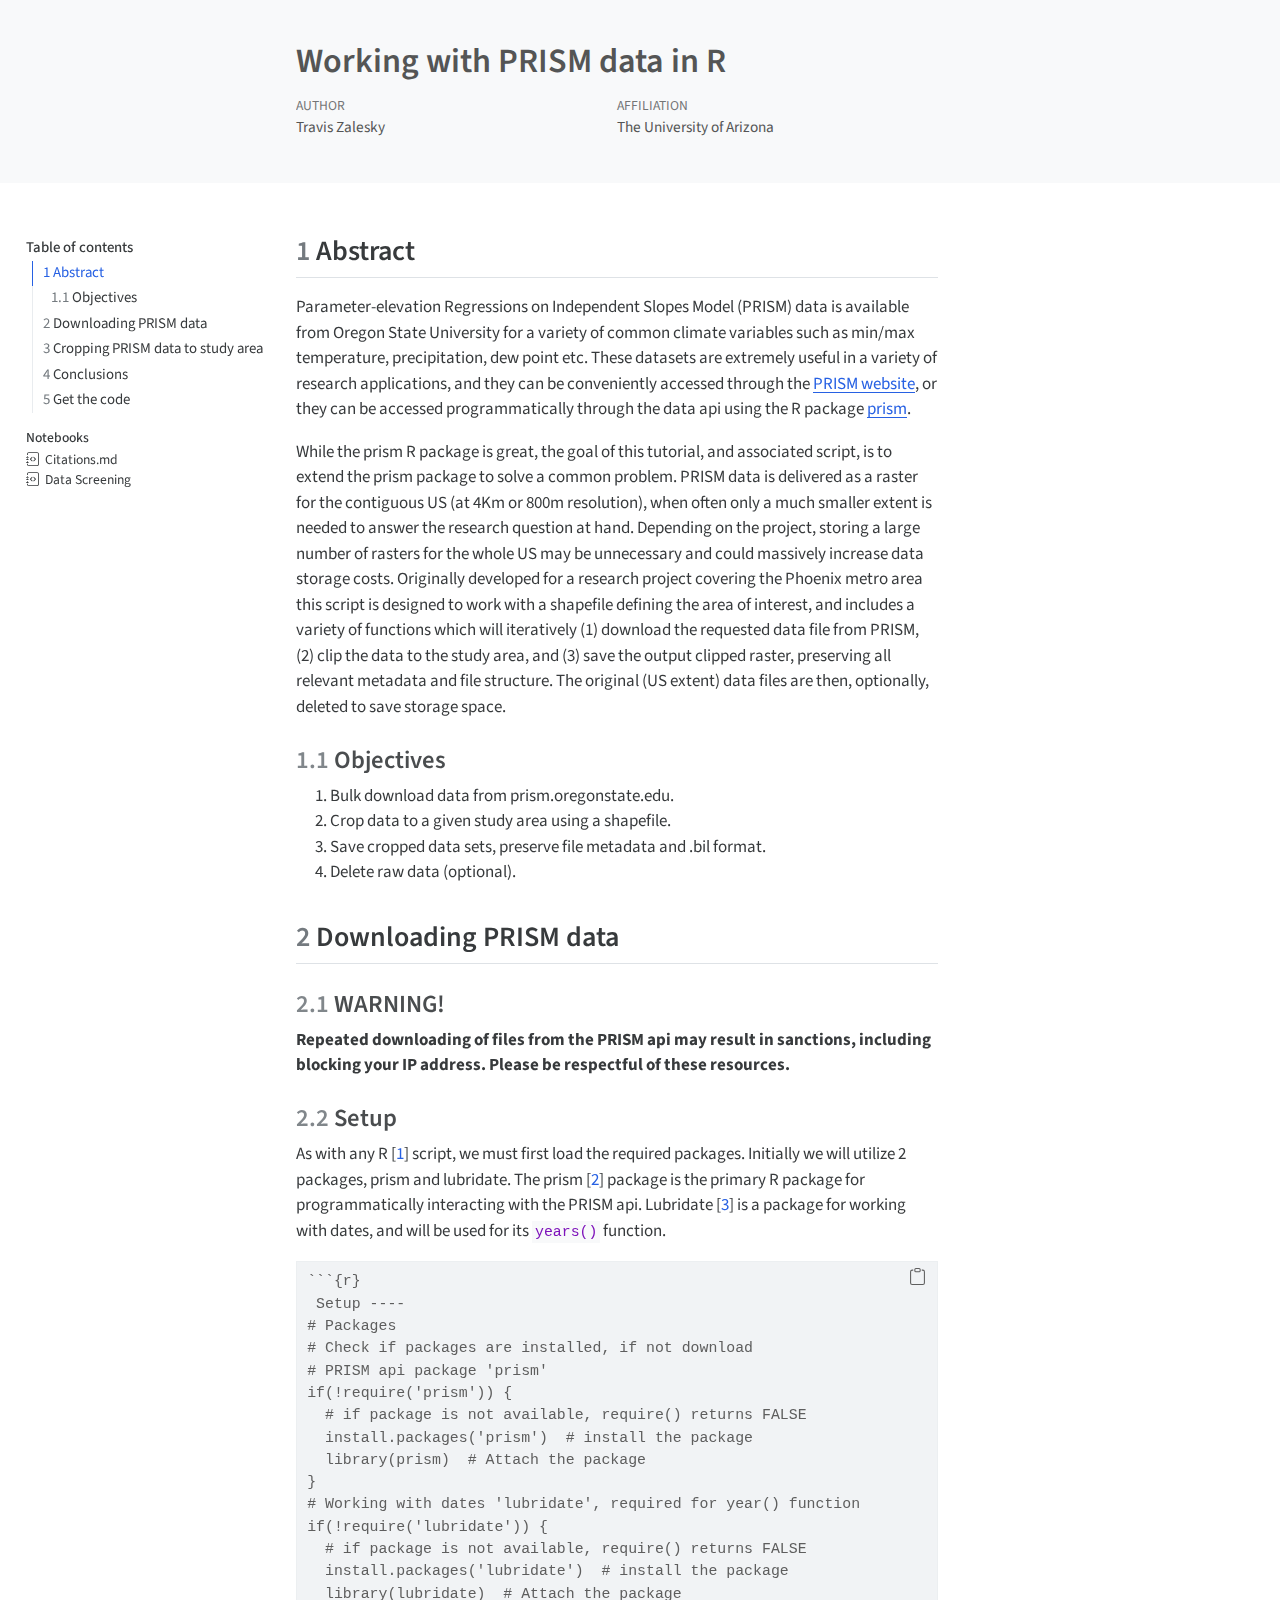
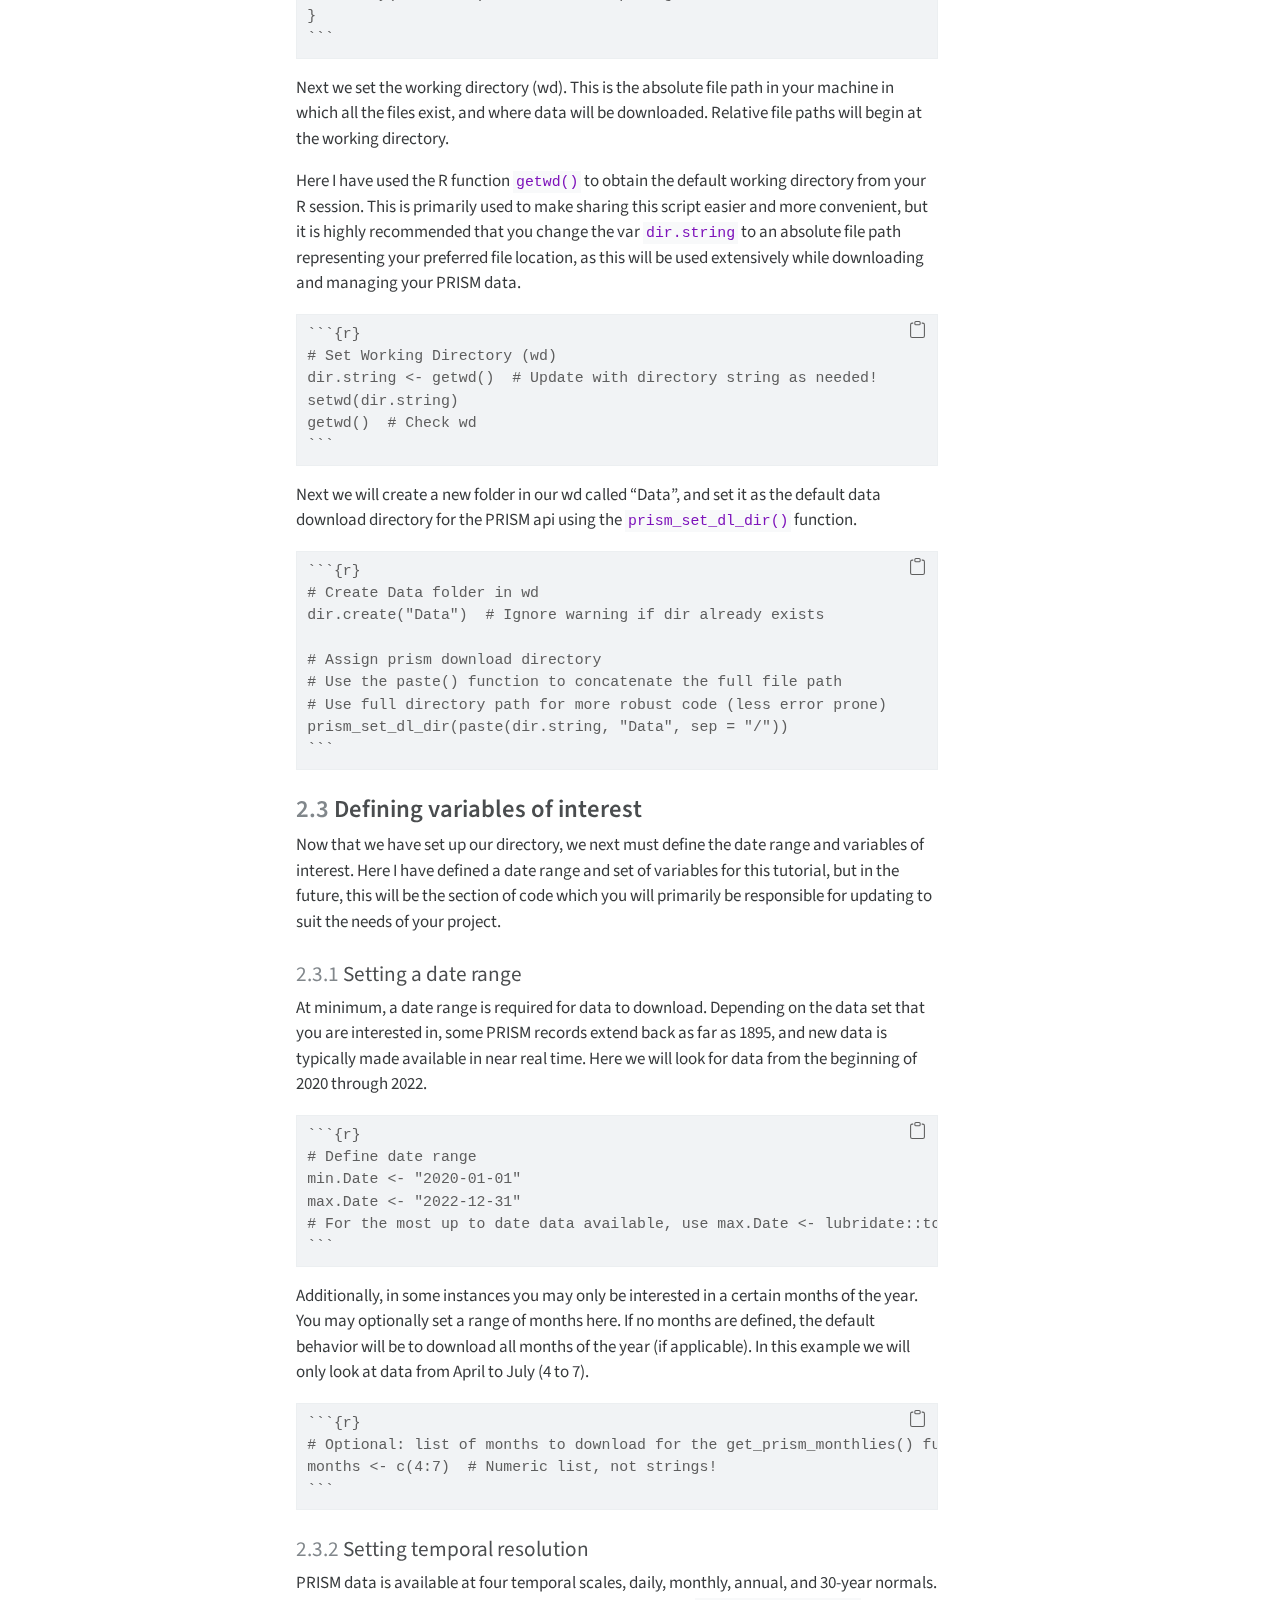
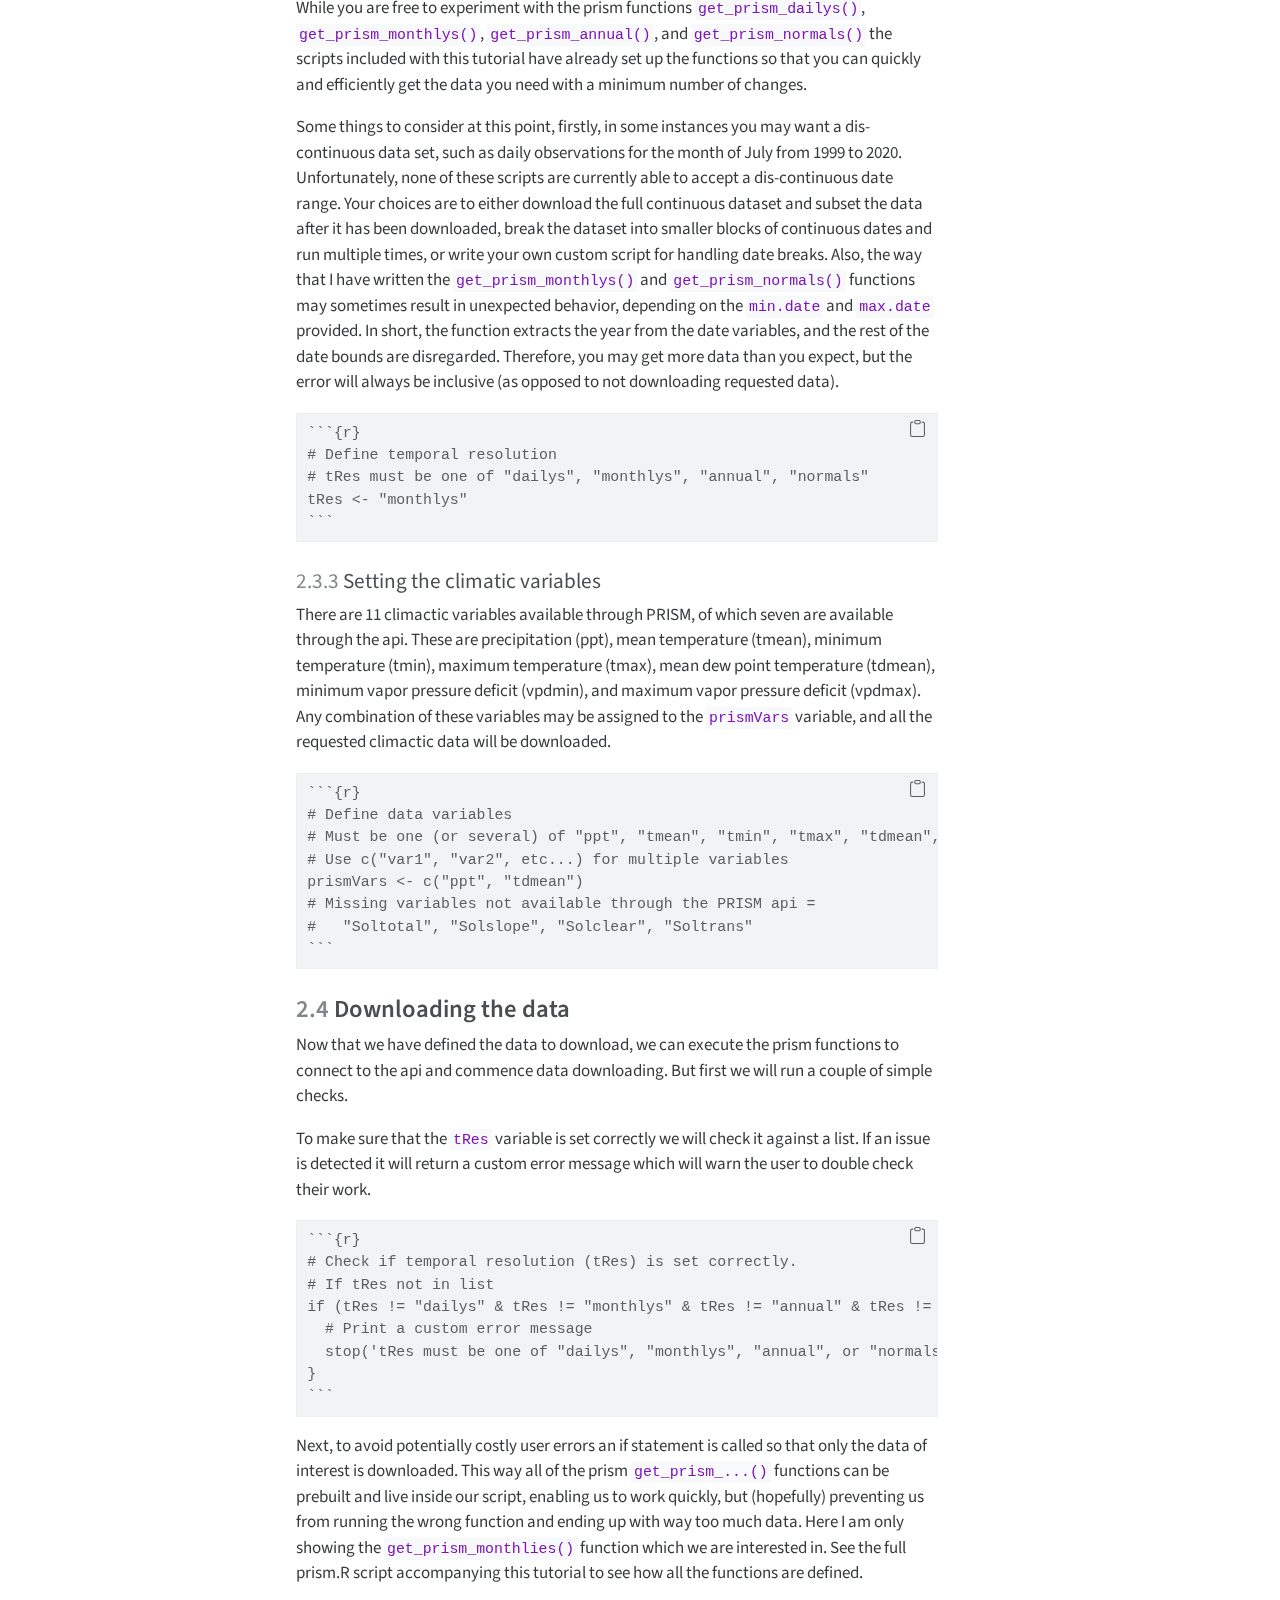
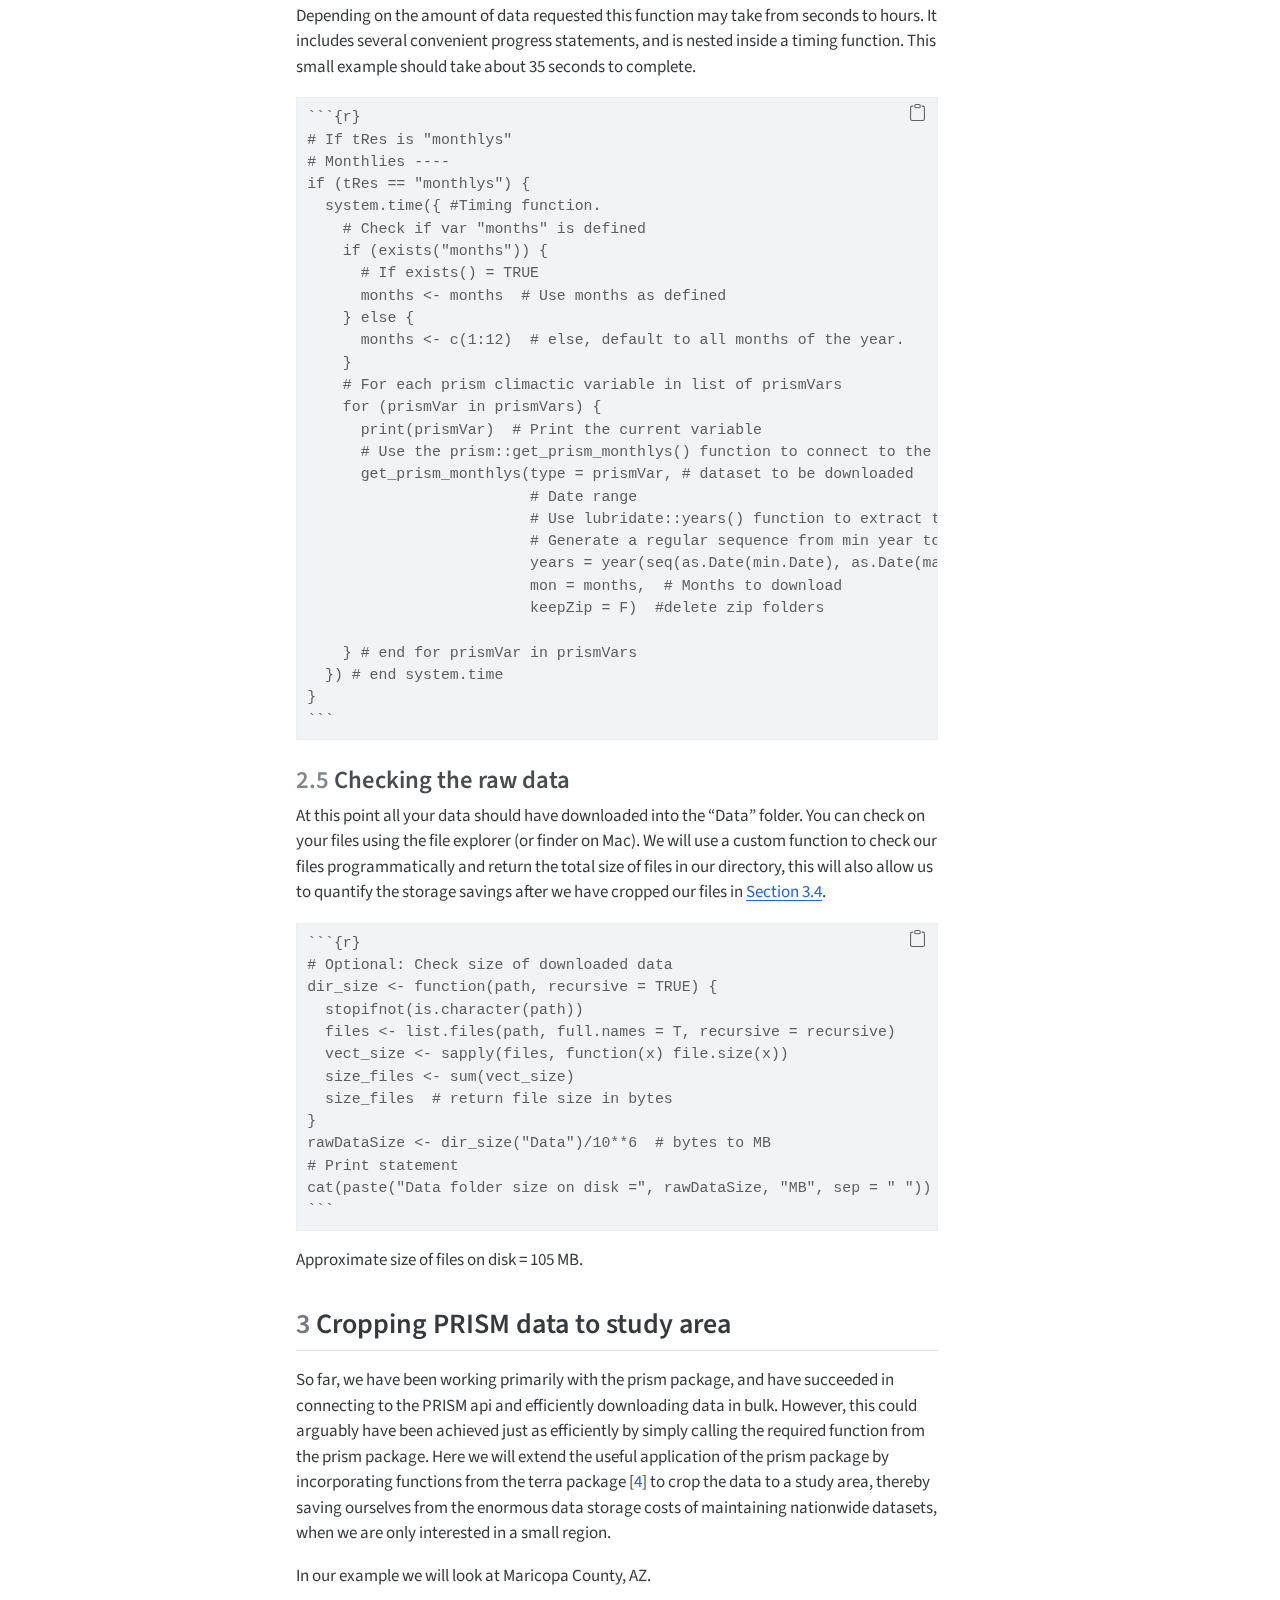
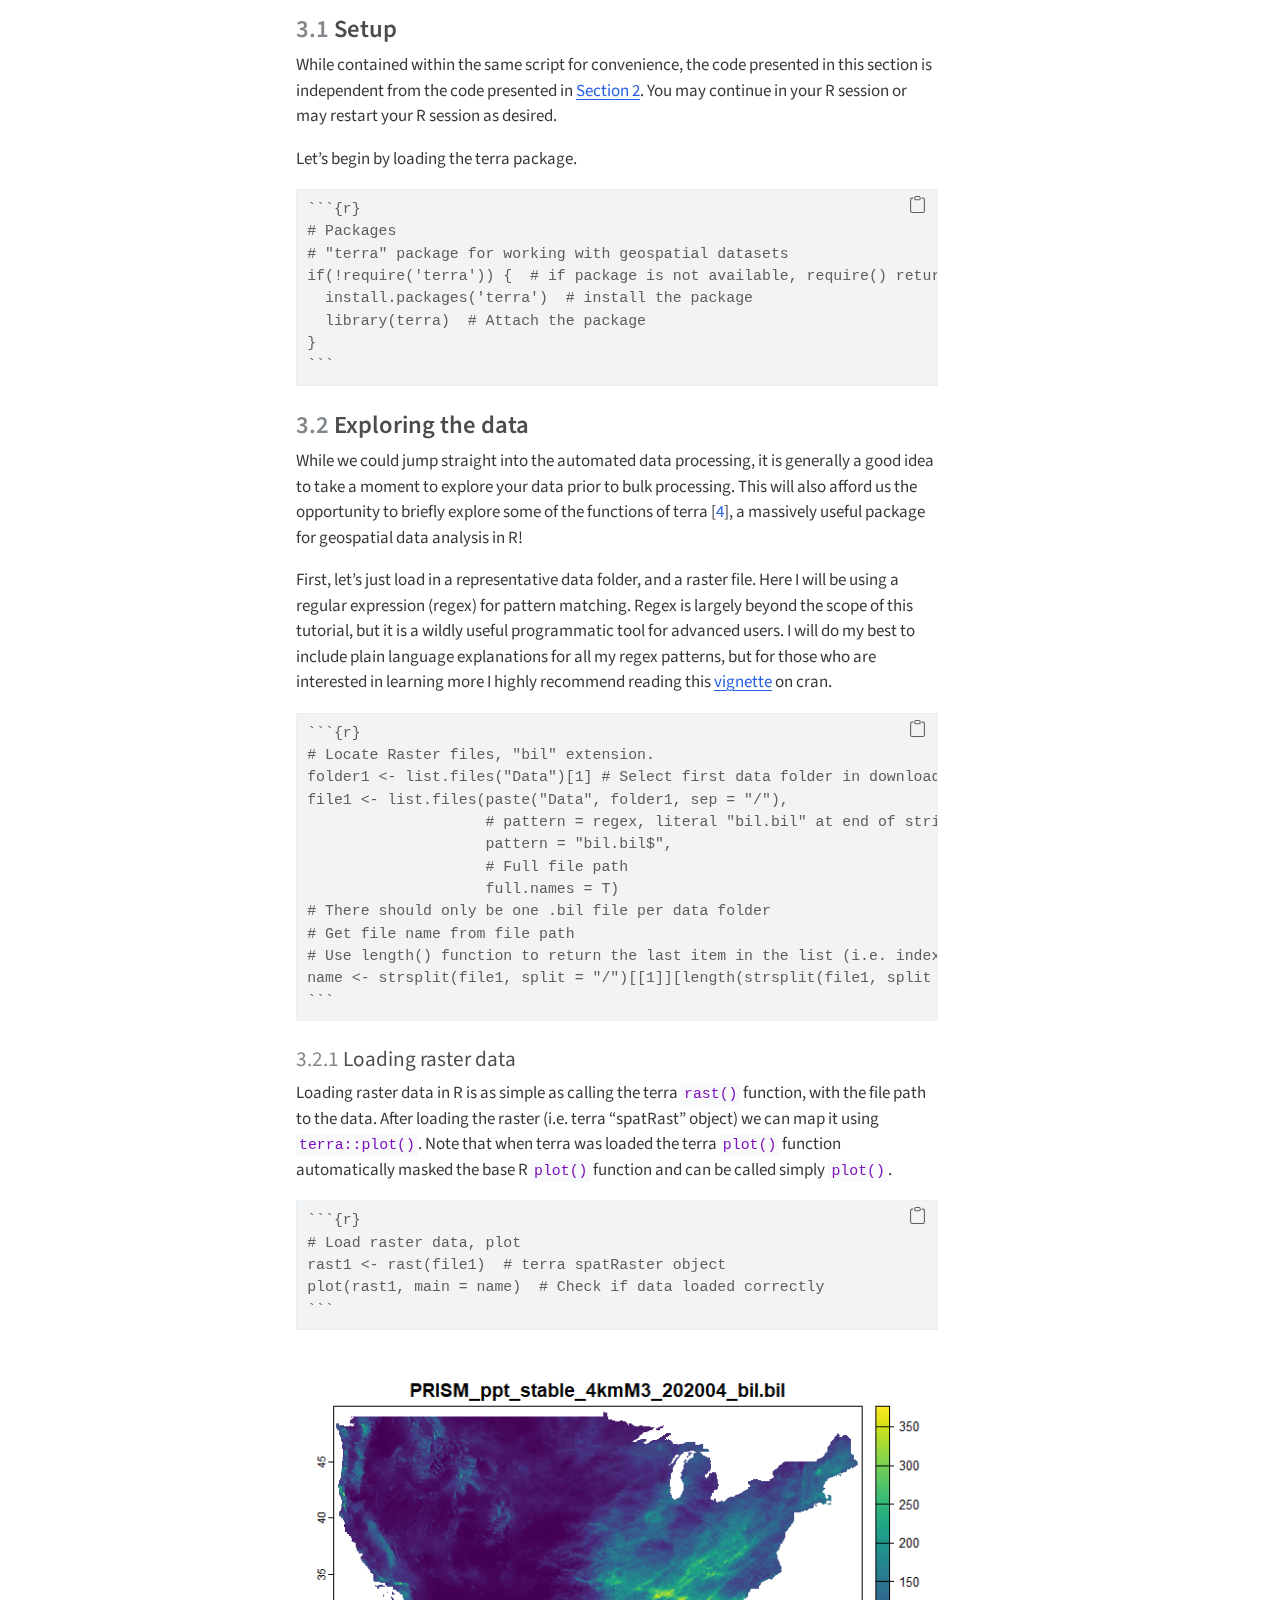
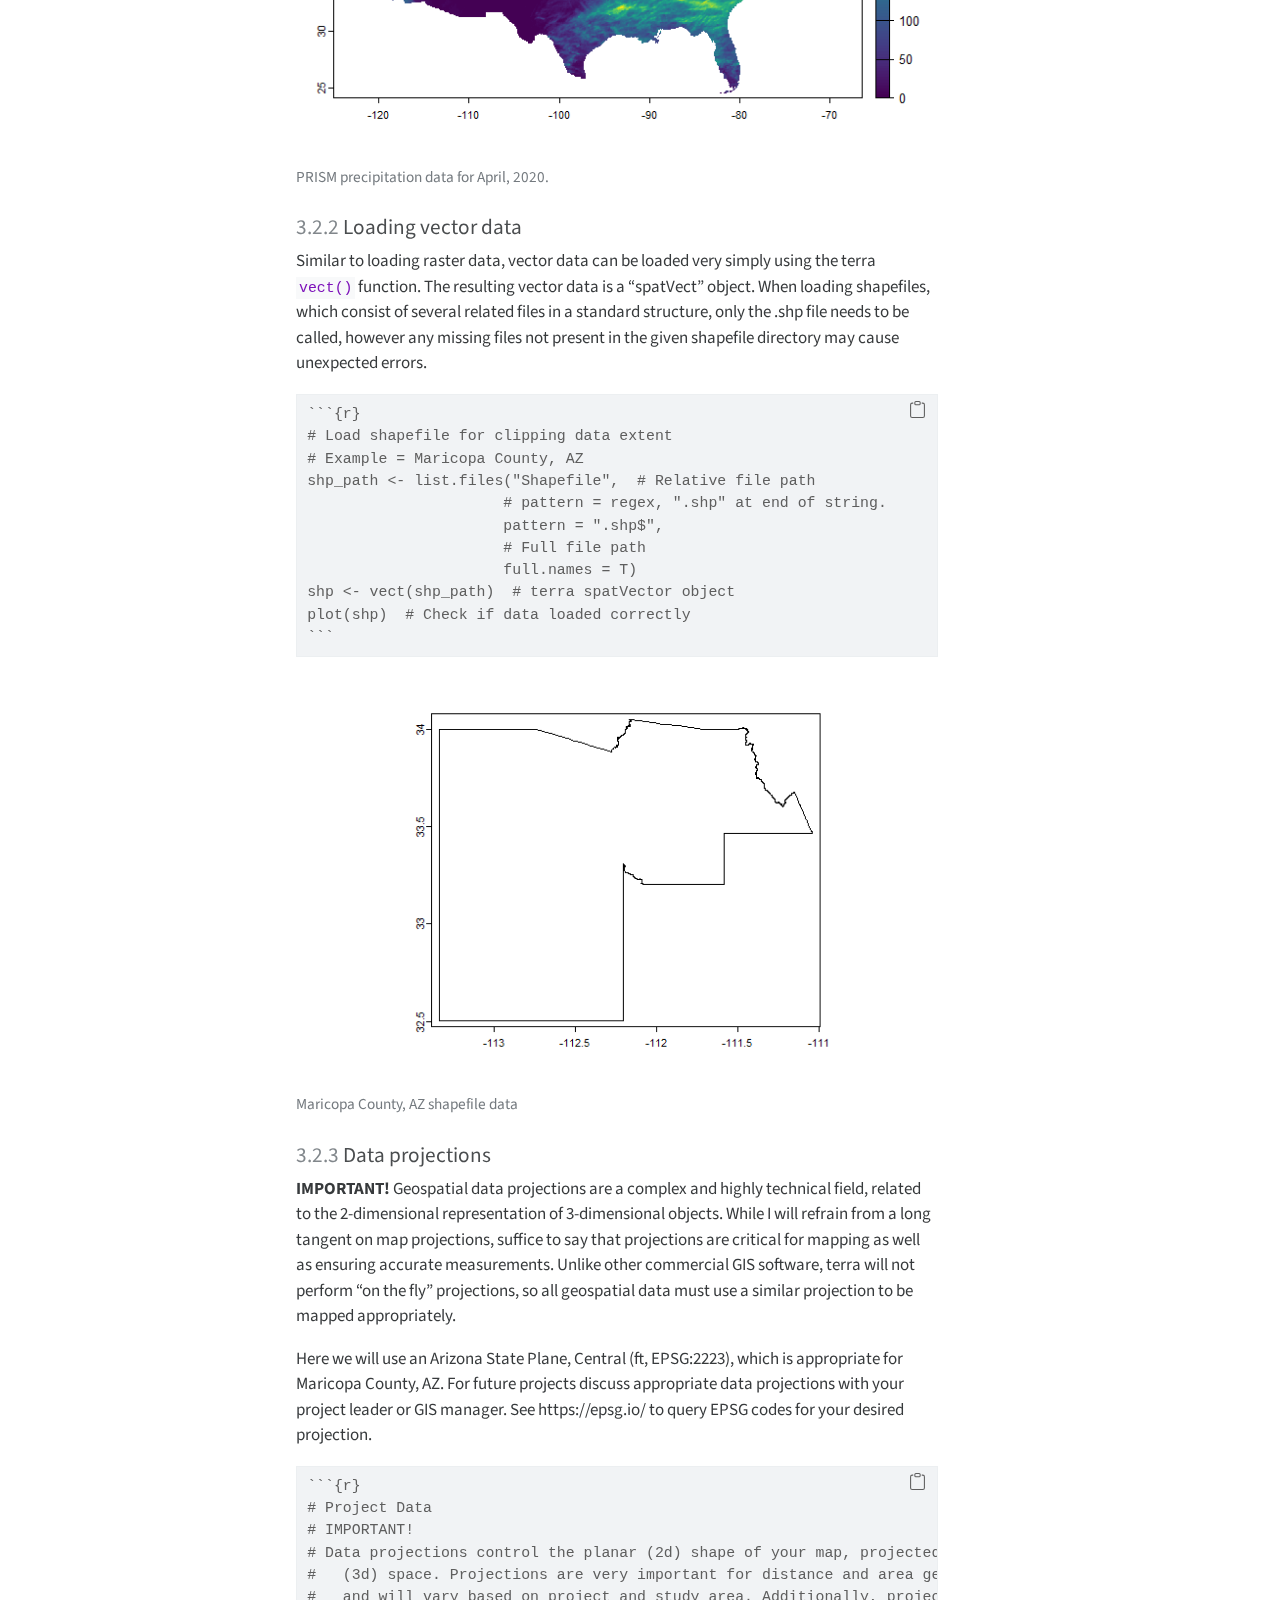
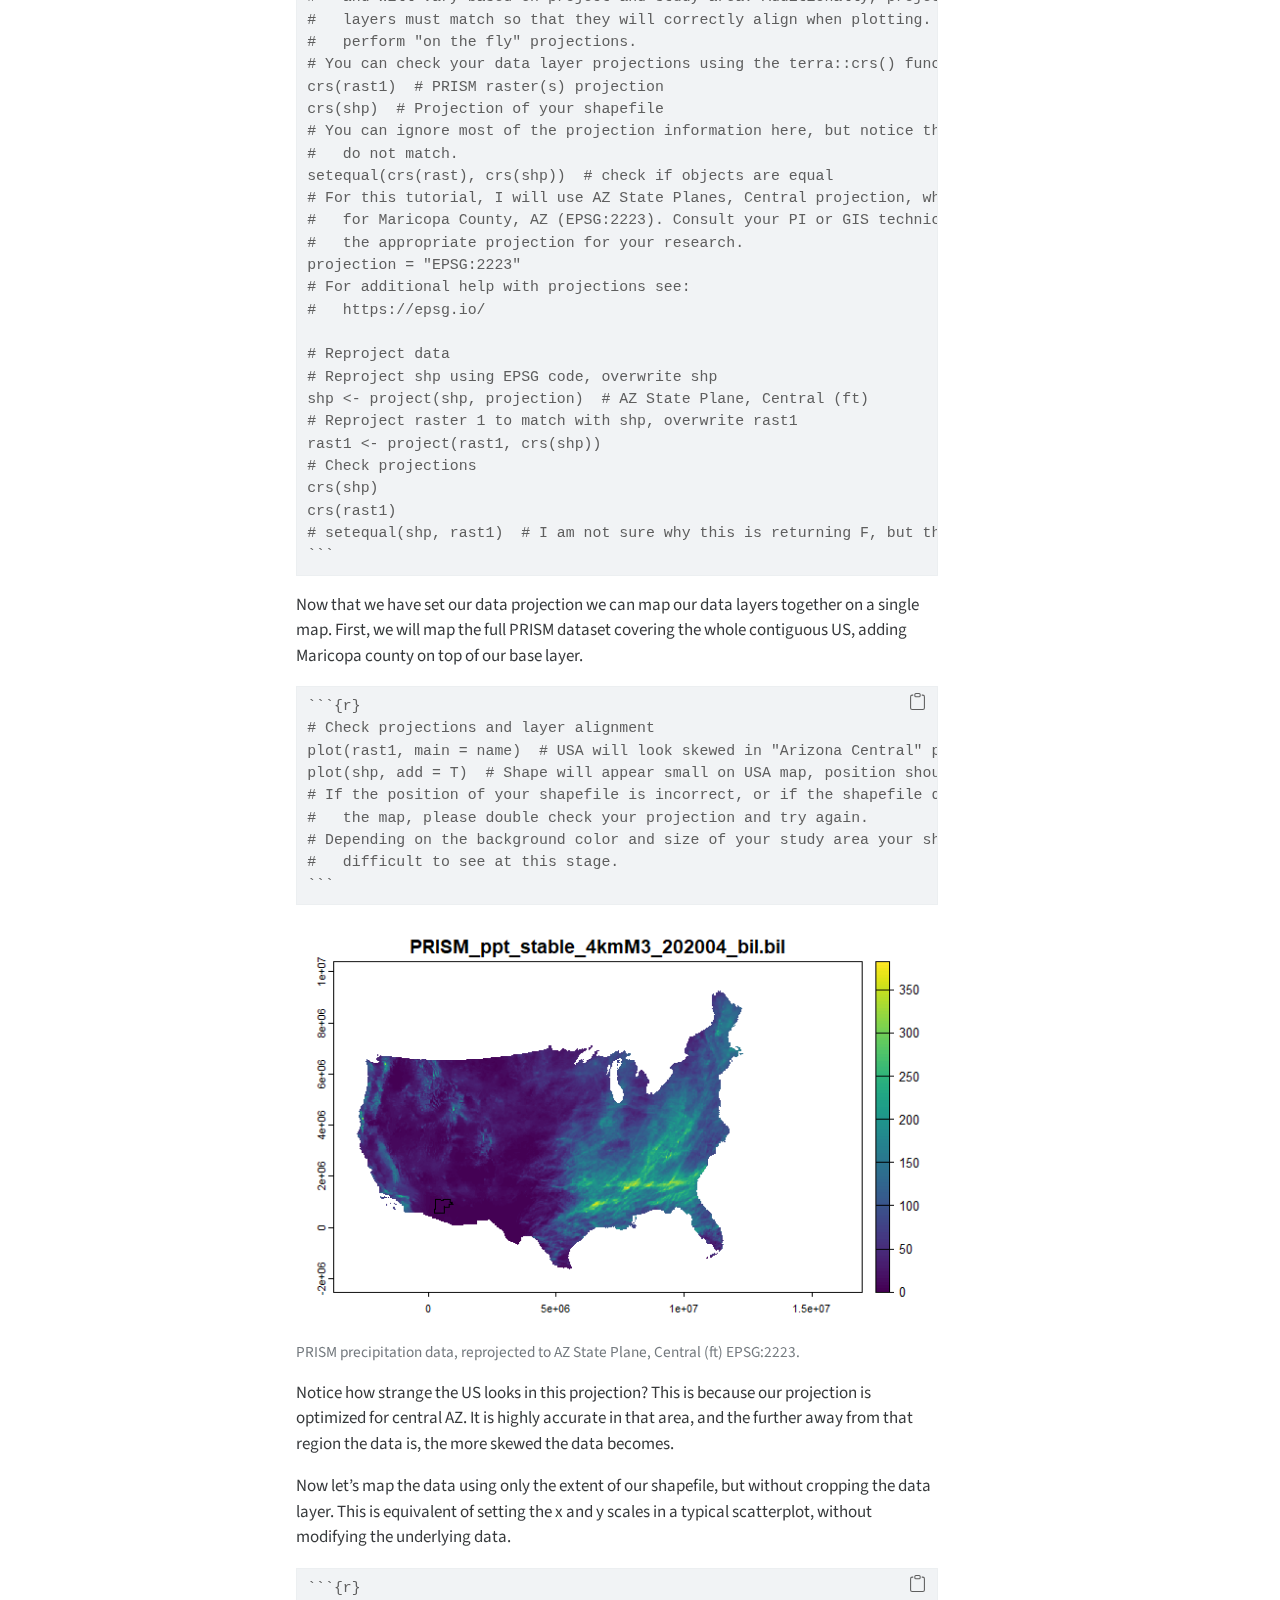
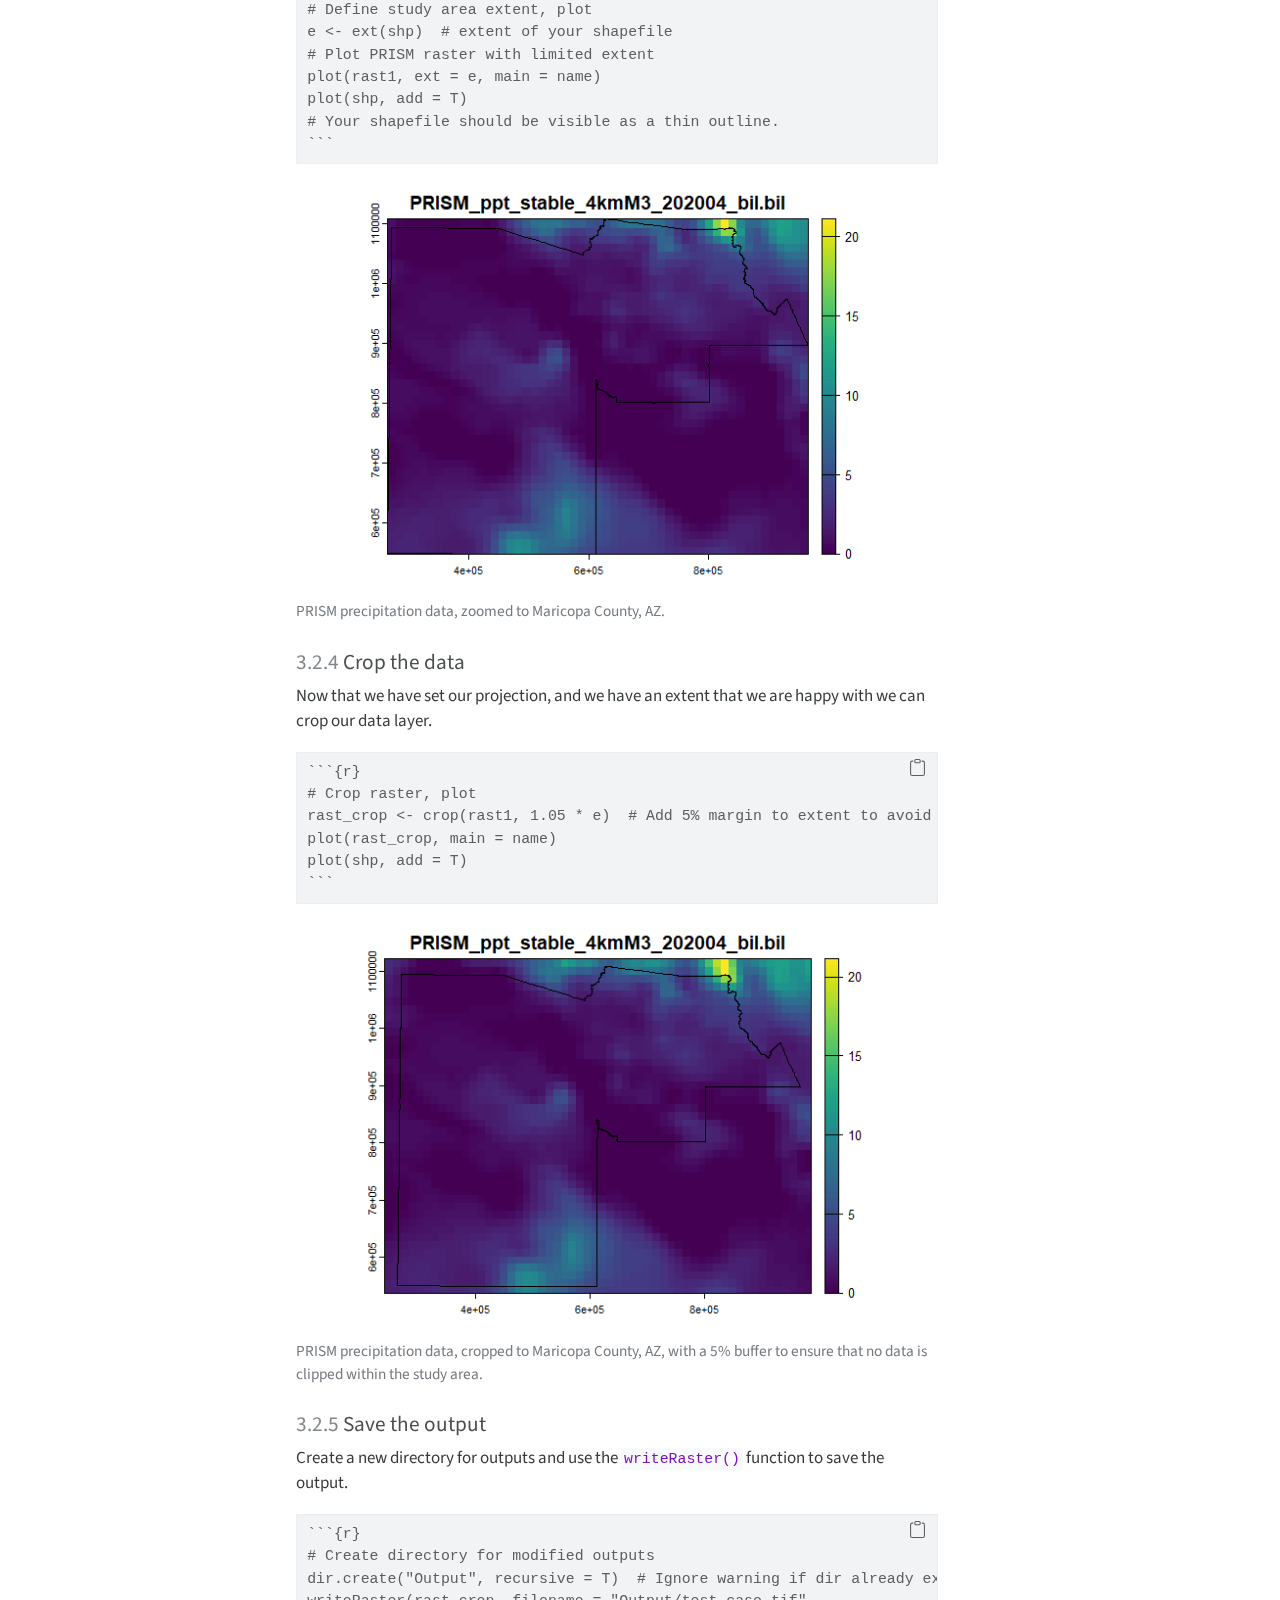
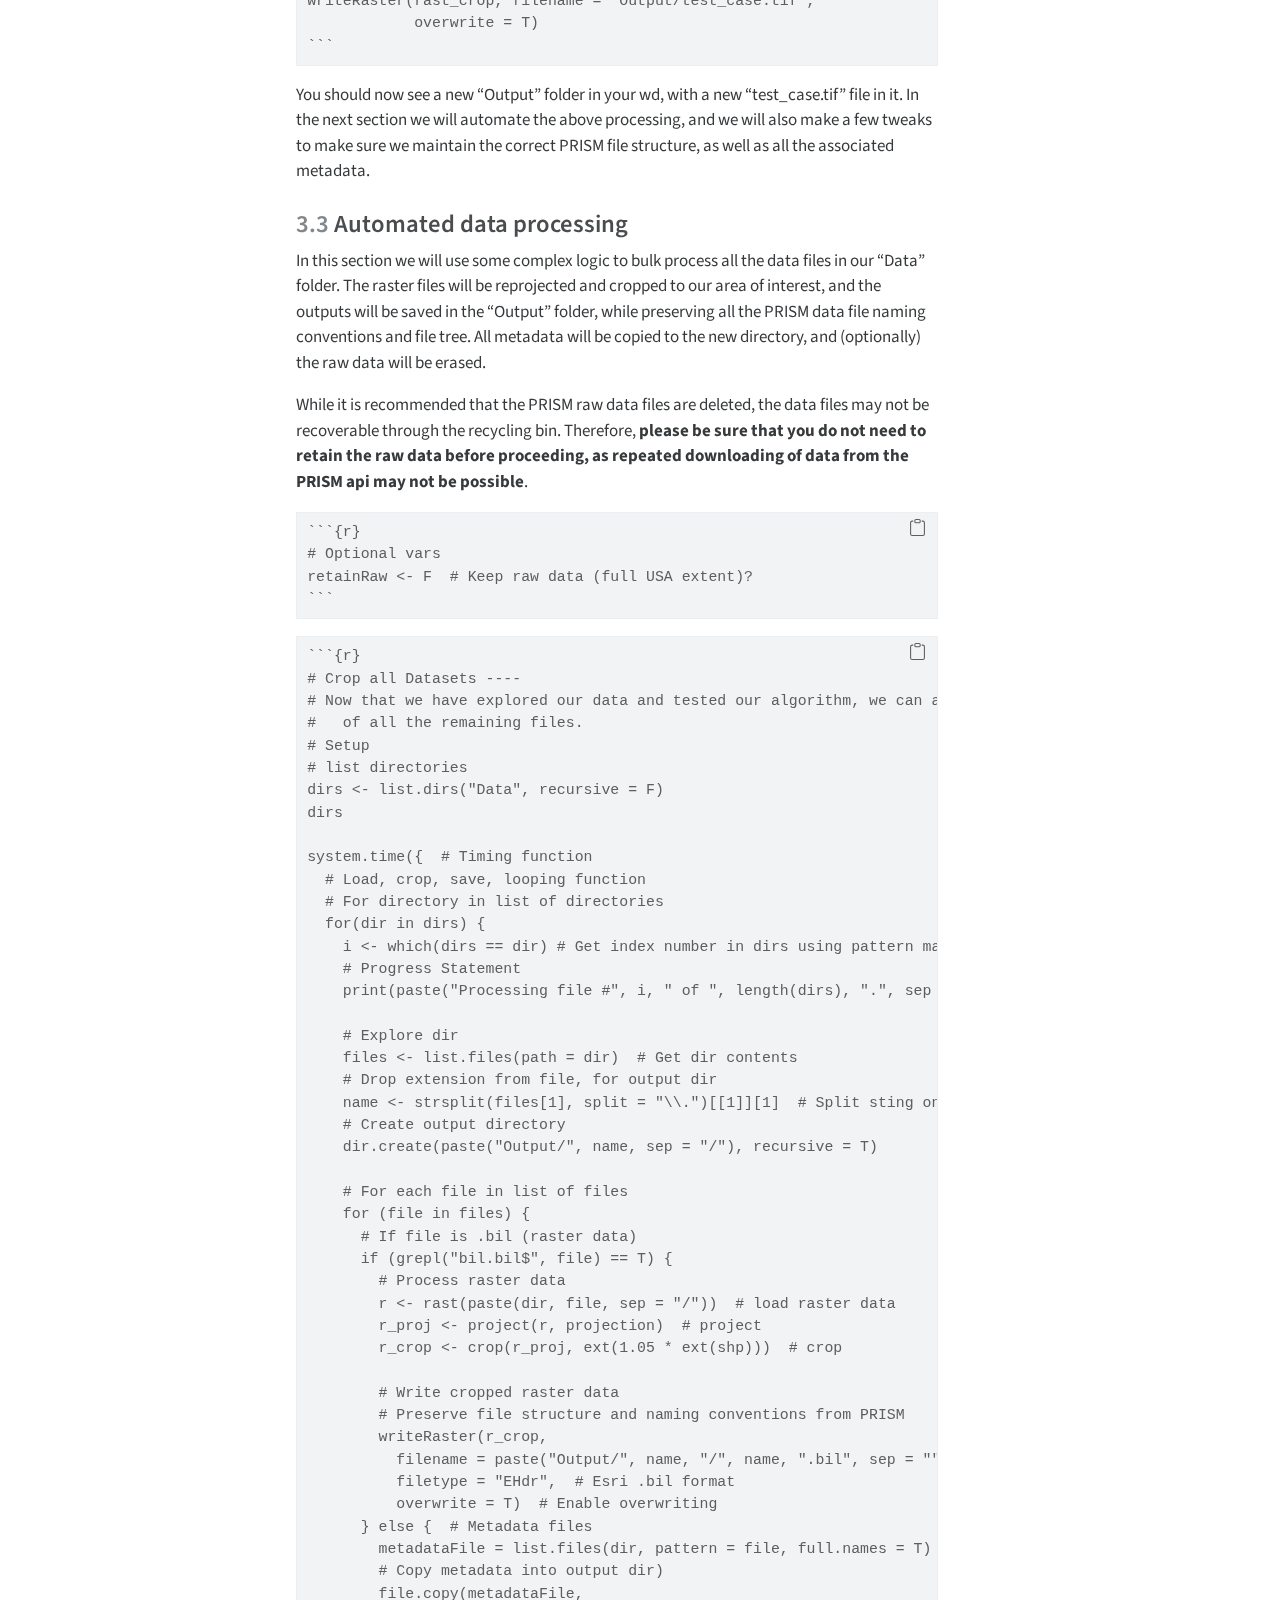
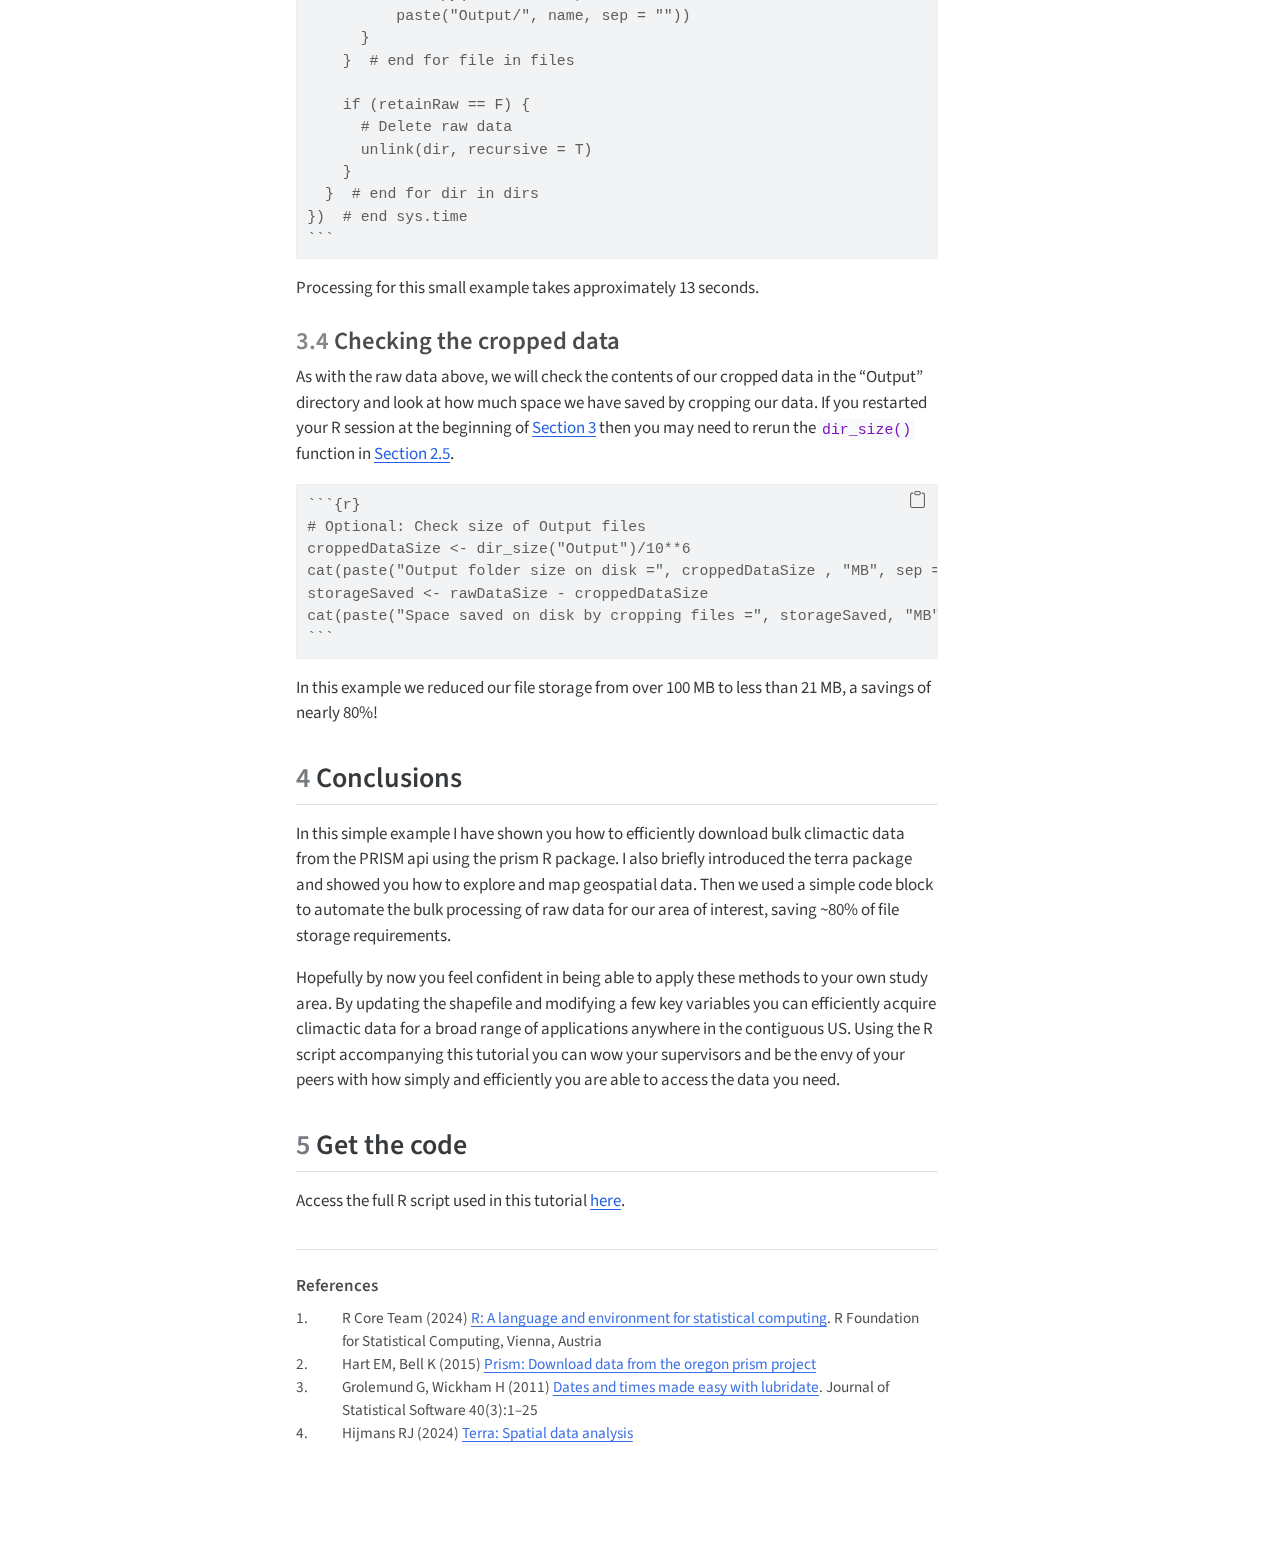
<file: index.html>
<!DOCTYPE html>
<html xmlns="http://www.w3.org/1999/xhtml" lang="en" xml:lang="en"><head>

<meta charset="utf-8">
<meta name="generator" content="quarto-1.6.32">

<meta name="viewport" content="width=device-width, initial-scale=1.0, user-scalable=yes">


<title>Working with PRISM data in R</title>
<style>
code{white-space: pre-wrap;}
span.smallcaps{font-variant: small-caps;}
div.columns{display: flex; gap: min(4vw, 1.5em);}
div.column{flex: auto; overflow-x: auto;}
div.hanging-indent{margin-left: 1.5em; text-indent: -1.5em;}
ul.task-list{list-style: none;}
ul.task-list li input[type="checkbox"] {
  width: 0.8em;
  margin: 0 0.8em 0.2em -1em; /* quarto-specific, see https://github.com/quarto-dev/quarto-cli/issues/4556 */ 
  vertical-align: middle;
}
/* CSS for syntax highlighting */
pre > code.sourceCode { white-space: pre; position: relative; }
pre > code.sourceCode > span { line-height: 1.25; }
pre > code.sourceCode > span:empty { height: 1.2em; }
.sourceCode { overflow: visible; }
code.sourceCode > span { color: inherit; text-decoration: inherit; }
div.sourceCode { margin: 1em 0; }
pre.sourceCode { margin: 0; }
@media screen {
div.sourceCode { overflow: auto; }
}
@media print {
pre > code.sourceCode { white-space: pre-wrap; }
pre > code.sourceCode > span { display: inline-block; text-indent: -5em; padding-left: 5em; }
}
pre.numberSource code
  { counter-reset: source-line 0; }
pre.numberSource code > span
  { position: relative; left: -4em; counter-increment: source-line; }
pre.numberSource code > span > a:first-child::before
  { content: counter(source-line);
    position: relative; left: -1em; text-align: right; vertical-align: baseline;
    border: none; display: inline-block;
    -webkit-touch-callout: none; -webkit-user-select: none;
    -khtml-user-select: none; -moz-user-select: none;
    -ms-user-select: none; user-select: none;
    padding: 0 4px; width: 4em;
  }
pre.numberSource { margin-left: 3em;  padding-left: 4px; }
div.sourceCode
  {   }
@media screen {
pre > code.sourceCode > span > a:first-child::before { text-decoration: underline; }
}
/* CSS for citations */
div.csl-bib-body { }
div.csl-entry {
  clear: both;
}
.hanging-indent div.csl-entry {
  margin-left:2em;
  text-indent:-2em;
}
div.csl-left-margin {
  min-width:2em;
  float:left;
}
div.csl-right-inline {
  margin-left:2em;
  padding-left:1em;
}
div.csl-indent {
  margin-left: 2em;
}</style>


<script src="site_libs/clipboard/clipboard.min.js"></script>
<script src="site_libs/quarto-html/quarto.js"></script>
<script src="site_libs/quarto-html/popper.min.js"></script>
<script src="site_libs/quarto-html/tippy.umd.min.js"></script>
<script src="site_libs/quarto-html/anchor.min.js"></script>
<link href="site_libs/quarto-html/tippy.css" rel="stylesheet">
<link href="site_libs/quarto-html/quarto-syntax-highlighting-2486e1f0a3ee9ee1fc393803a1361cdb.css" rel="stylesheet" id="quarto-text-highlighting-styles">
<script src="site_libs/bootstrap/bootstrap.min.js"></script>
<link href="site_libs/bootstrap/bootstrap-icons.css" rel="stylesheet">
<link href="site_libs/bootstrap/bootstrap-3a9e258889b7bd05a290659f0589226b.min.css" rel="stylesheet" append-hash="true" id="quarto-bootstrap" data-mode="light">
<script src="site_libs/quarto-contrib/glightbox/glightbox.min.js"></script>
<link href="site_libs/quarto-contrib/glightbox/glightbox.min.css" rel="stylesheet">
<link href="site_libs/quarto-contrib/glightbox/lightbox.css" rel="stylesheet">
<script async="" src="https://hypothes.is/embed.js"></script>
<script>
  window.document.addEventListener("DOMContentLoaded", function (_event) {
    document.body.classList.add('hypothesis-enabled');
  });
</script>


<meta name="citation_title" content="Working with PRISM data in R">
<meta name="citation_author" content="Travis Zalesky">
<meta name="citation_language" content="en">
<meta name="citation_reference" content="citation_title=Prism: Download data from the oregon prism project;,citation_author=Edmund M. Hart;,citation_author=Kendon Bell;,citation_publication_date=2015;,citation_cover_date=2015;,citation_year=2015;,citation_fulltext_html_url=https://github.com/ropensci/prism;,citation_doi=10.5281/zenodo.33663;">
<meta name="citation_reference" content="citation_title=Terra: Spatial data analysis;,citation_author=Robert J. Hijmans;,citation_publication_date=2024;,citation_cover_date=2024;,citation_year=2024;,citation_fulltext_html_url=https://CRAN.R-project.org/package=terra;">
<meta name="citation_reference" content="citation_title=R: A language and environment for statistical computing;,citation_author=R Core Team;,citation_publication_date=2024;,citation_cover_date=2024;,citation_year=2024;,citation_fulltext_html_url=https://www.R-project.org/;">
<meta name="citation_reference" content="citation_title=Dates and times made easy with lubridate;,citation_author=Garrett Grolemund;,citation_author=Hadley Wickham;,citation_publication_date=2011;,citation_cover_date=2011;,citation_year=2011;,citation_fulltext_html_url=https://www.jstatsoft.org/v40/i03/;,citation_issue=3;,citation_volume=40;,citation_journal_title=Journal of Statistical Software;">
</head>

<body>

<header id="title-block-header" class="quarto-title-block default toc-left page-columns page-full">
  <div class="quarto-title-banner page-columns page-full">
    <div class="quarto-title column-body">
      <h1 class="title">Working with PRISM data in R</h1>
          </div>

    
    <div class="quarto-title-meta-container">
      <div class="quarto-title-meta-column-start">
            <div class="quarto-title-meta-author">
          <div class="quarto-title-meta-heading">Author</div>
          <div class="quarto-title-meta-heading">Affiliation</div>
          
                <div class="quarto-title-meta-contents">
            <p class="author">Travis Zalesky </p>
          </div>
                <div class="quarto-title-meta-contents">
                    <p class="affiliation">
                        The University of Arizona
                      </p>
                  </div>
                    </div>
        
        <div class="quarto-title-meta">

                      
          
                
              </div>
      </div>
      <div class="quarto-title-meta-column-end quarto-other-formats-target">
      </div>
    </div>



    <div class="quarto-other-links-text-target">
    </div>  </div>
</header><div id="quarto-content" class="page-columns page-rows-contents page-layout-article toc-left">
<div id="quarto-sidebar-toc-left" class="sidebar toc-left">
  <nav id="TOC" role="doc-toc" class="toc-active">
    <h2 id="toc-title">Table of contents</h2>
   
  <ul>
  <li><a href="#abstract" id="toc-abstract" class="nav-link active" data-scroll-target="#abstract"><span class="header-section-number">1</span> Abstract</a>
  <ul class="collapse">
  <li><a href="#objectives" id="toc-objectives" class="nav-link" data-scroll-target="#objectives"><span class="header-section-number">1.1</span> Objectives</a></li>
  </ul></li>
  <li><a href="#sec-prism" id="toc-sec-prism" class="nav-link" data-scroll-target="#sec-prism"><span class="header-section-number">2</span> Downloading PRISM data</a>
  <ul class="collapse">
  <li><a href="#warning" id="toc-warning" class="nav-link" data-scroll-target="#warning"><span class="header-section-number">2.1</span> WARNING!</a></li>
  <li><a href="#setup" id="toc-setup" class="nav-link" data-scroll-target="#setup"><span class="header-section-number">2.2</span> Setup</a></li>
  <li><a href="#defining-variables-of-interest" id="toc-defining-variables-of-interest" class="nav-link" data-scroll-target="#defining-variables-of-interest"><span class="header-section-number">2.3</span> Defining variables of interest</a></li>
  <li><a href="#downloading-the-data" id="toc-downloading-the-data" class="nav-link" data-scroll-target="#downloading-the-data"><span class="header-section-number">2.4</span> Downloading the data</a></li>
  <li><a href="#sec-rawData" id="toc-sec-rawData" class="nav-link" data-scroll-target="#sec-rawData"><span class="header-section-number">2.5</span> Checking the raw data</a></li>
  </ul></li>
  <li><a href="#sec-terra" id="toc-sec-terra" class="nav-link" data-scroll-target="#sec-terra"><span class="header-section-number">3</span> Cropping PRISM data to study area</a>
  <ul class="collapse">
  <li><a href="#setup-1" id="toc-setup-1" class="nav-link" data-scroll-target="#setup-1"><span class="header-section-number">3.1</span> Setup</a></li>
  <li><a href="#exploring-the-data" id="toc-exploring-the-data" class="nav-link" data-scroll-target="#exploring-the-data"><span class="header-section-number">3.2</span> Exploring the data</a></li>
  <li><a href="#automated-data-processing" id="toc-automated-data-processing" class="nav-link" data-scroll-target="#automated-data-processing"><span class="header-section-number">3.3</span> Automated data processing</a></li>
  <li><a href="#sec-cropData" id="toc-sec-cropData" class="nav-link" data-scroll-target="#sec-cropData"><span class="header-section-number">3.4</span> Checking the cropped data</a></li>
  </ul></li>
  <li><a href="#conclusions" id="toc-conclusions" class="nav-link" data-scroll-target="#conclusions"><span class="header-section-number">4</span> Conclusions</a></li>
  <li><a href="#get-the-code" id="toc-get-the-code" class="nav-link" data-scroll-target="#get-the-code"><span class="header-section-number">5</span> Get the code</a></li>
  </ul>
<div class="quarto-alternate-notebooks"><h2>Notebooks</h2><ul><li><a href="Citations-preview.html"><i class="bi bi-journal-code"></i>Citations.md</a></li><li><a href="notebooks/data-screening-preview.html"><i class="bi bi-journal-code"></i>Data Screening</a></li></ul></div></nav>
</div>
<div id="quarto-margin-sidebar" class="sidebar margin-sidebar zindex-bottom">
</div>
<main class="content quarto-banner-title-block" id="quarto-document-content">



  


<section id="abstract" class="level2" data-number="1">
<h2 data-number="1" class="anchored" data-anchor-id="abstract"><span class="header-section-number">1</span> Abstract</h2>
<p>Parameter-elevation Regressions on Independent Slopes Model (PRISM) data is available from Oregon State University for a variety of common climate variables such as min/max temperature, precipitation, dew point etc. These datasets are extremely useful in a variety of research applications, and they can be conveniently accessed through the <a href="https://prism.oregonstate.edu/">PRISM website</a>, or they can be accessed programmatically through the data api using the R package <a href="https://cran.r-project.org/web/packages/prism/index.html">prism</a>.</p>
<p>While the prism R package is great, the goal of this tutorial, and associated script, is to extend the prism package to solve a common problem. PRISM data is delivered as a raster for the contiguous US (at 4Km or 800m resolution), when often only a much smaller extent is needed to answer the research question at hand. Depending on the project, storing a large number of rasters for the whole US may be unnecessary and could massively increase data storage costs. Originally developed for a research project covering the Phoenix metro area this script is designed to work with a shapefile defining the area of interest, and includes a variety of functions which will iteratively (1) download the requested data file from PRISM, (2) clip the data to the study area, and (3) save the output clipped raster, preserving all relevant metadata and file structure. The original (US extent) data files are then, optionally, deleted to save storage space.</p>
<section id="objectives" class="level3" data-number="1.1">
<h3 data-number="1.1" class="anchored" data-anchor-id="objectives"><span class="header-section-number">1.1</span> Objectives</h3>
<ol type="1">
<li>Bulk download data from prism.oregonstate.edu.</li>
<li>Crop data to a given study area using a shapefile.</li>
<li>Save cropped data sets, preserve file metadata and .bil format.</li>
<li>Delete raw data (optional).</li>
</ol>
</section>
</section>
<section id="sec-prism" class="level2" data-number="2">
<h2 data-number="2" class="anchored" data-anchor-id="sec-prism"><span class="header-section-number">2</span> Downloading PRISM data</h2>
<section id="warning" class="level3" data-number="2.1">
<h3 data-number="2.1" class="anchored" data-anchor-id="warning"><span class="header-section-number">2.1</span> WARNING!</h3>
<p><strong>Repeated downloading of files from the PRISM api may result in sanctions, including blocking your IP address. Please be respectful of these resources.</strong></p>
</section>
<section id="setup" class="level3" data-number="2.2">
<h3 data-number="2.2" class="anchored" data-anchor-id="setup"><span class="header-section-number">2.2</span> Setup</h3>
<p>As with any R <span class="citation" data-cites="base_R">[<a href="#ref-base_R" role="doc-biblioref">1</a>]</span> script, we must first load the required packages. Initially we will utilize 2 packages, prism and lubridate. The prism <span class="citation" data-cites="prism">[<a href="#ref-prism" role="doc-biblioref">2</a>]</span> package is the primary R package for programmatically interacting with the PRISM api. Lubridate <span class="citation" data-cites="lubridate">[<a href="#ref-lubridate" role="doc-biblioref">3</a>]</span> is a package for working with dates, and will be used for its <code>years()</code> function.</p>
<div class="sourceCode" id="cb1"><pre class="sourceCode markdown code-with-copy"><code class="sourceCode markdown"><span id="cb1-1"><a href="#cb1-1" aria-hidden="true" tabindex="-1"></a><span class="in">```{r}</span></span>
<span id="cb1-2"><a href="#cb1-2" aria-hidden="true" tabindex="-1"></a><span class="in"> Setup ----</span></span>
<span id="cb1-3"><a href="#cb1-3" aria-hidden="true" tabindex="-1"></a><span class="in"># Packages</span></span>
<span id="cb1-4"><a href="#cb1-4" aria-hidden="true" tabindex="-1"></a><span class="in"># Check if packages are installed, if not download</span></span>
<span id="cb1-5"><a href="#cb1-5" aria-hidden="true" tabindex="-1"></a><span class="in"># PRISM api package 'prism'</span></span>
<span id="cb1-6"><a href="#cb1-6" aria-hidden="true" tabindex="-1"></a><span class="in">if(!require('prism')) {  </span></span>
<span id="cb1-7"><a href="#cb1-7" aria-hidden="true" tabindex="-1"></a><span class="in">  # if package is not available, require() returns FALSE</span></span>
<span id="cb1-8"><a href="#cb1-8" aria-hidden="true" tabindex="-1"></a><span class="in">  install.packages('prism')  # install the package</span></span>
<span id="cb1-9"><a href="#cb1-9" aria-hidden="true" tabindex="-1"></a><span class="in">  library(prism)  # Attach the package</span></span>
<span id="cb1-10"><a href="#cb1-10" aria-hidden="true" tabindex="-1"></a><span class="in">}</span></span>
<span id="cb1-11"><a href="#cb1-11" aria-hidden="true" tabindex="-1"></a><span class="in"># Working with dates 'lubridate', required for year() function</span></span>
<span id="cb1-12"><a href="#cb1-12" aria-hidden="true" tabindex="-1"></a><span class="in">if(!require('lubridate')) {  </span></span>
<span id="cb1-13"><a href="#cb1-13" aria-hidden="true" tabindex="-1"></a><span class="in">  # if package is not available, require() returns FALSE</span></span>
<span id="cb1-14"><a href="#cb1-14" aria-hidden="true" tabindex="-1"></a><span class="in">  install.packages('lubridate')  # install the package</span></span>
<span id="cb1-15"><a href="#cb1-15" aria-hidden="true" tabindex="-1"></a><span class="in">  library(lubridate)  # Attach the package</span></span>
<span id="cb1-16"><a href="#cb1-16" aria-hidden="true" tabindex="-1"></a><span class="in">}</span></span>
<span id="cb1-17"><a href="#cb1-17" aria-hidden="true" tabindex="-1"></a><span class="in">```</span></span></code><button title="Copy to Clipboard" class="code-copy-button"><i class="bi"></i></button></pre></div>
<p>Next we set the working directory (wd). This is the absolute file path in your machine in which all the files exist, and where data will be downloaded. Relative file paths will begin at the working directory.</p>
<p>Here I have used the R function <code>getwd()</code> to obtain the default working directory from your R session. This is primarily used to make sharing this script easier and more convenient, but it is highly recommended that you change the var <code>dir.string</code> to an absolute file path representing your preferred file location, as this will be used extensively while downloading and managing your PRISM data.</p>
<div class="sourceCode" id="cb2"><pre class="sourceCode markdown code-with-copy"><code class="sourceCode markdown"><span id="cb2-1"><a href="#cb2-1" aria-hidden="true" tabindex="-1"></a><span class="in">```{r}</span></span>
<span id="cb2-2"><a href="#cb2-2" aria-hidden="true" tabindex="-1"></a><span class="in"># Set Working Directory (wd)</span></span>
<span id="cb2-3"><a href="#cb2-3" aria-hidden="true" tabindex="-1"></a><span class="in">dir.string &lt;- getwd()  # Update with directory string as needed!</span></span>
<span id="cb2-4"><a href="#cb2-4" aria-hidden="true" tabindex="-1"></a><span class="in">setwd(dir.string)</span></span>
<span id="cb2-5"><a href="#cb2-5" aria-hidden="true" tabindex="-1"></a><span class="in">getwd()  # Check wd</span></span>
<span id="cb2-6"><a href="#cb2-6" aria-hidden="true" tabindex="-1"></a><span class="in">```</span></span></code><button title="Copy to Clipboard" class="code-copy-button"><i class="bi"></i></button></pre></div>
<p>Next we will create a new folder in our wd called “Data”, and set it as the default data download directory for the PRISM api using the <code>prism_set_dl_dir()</code> function.</p>
<div class="sourceCode" id="cb3"><pre class="sourceCode markdown code-with-copy"><code class="sourceCode markdown"><span id="cb3-1"><a href="#cb3-1" aria-hidden="true" tabindex="-1"></a><span class="in">```{r}</span></span>
<span id="cb3-2"><a href="#cb3-2" aria-hidden="true" tabindex="-1"></a><span class="in"># Create Data folder in wd</span></span>
<span id="cb3-3"><a href="#cb3-3" aria-hidden="true" tabindex="-1"></a><span class="in">dir.create("Data")  # Ignore warning if dir already exists</span></span>
<span id="cb3-4"><a href="#cb3-4" aria-hidden="true" tabindex="-1"></a></span>
<span id="cb3-5"><a href="#cb3-5" aria-hidden="true" tabindex="-1"></a><span class="in"># Assign prism download directory</span></span>
<span id="cb3-6"><a href="#cb3-6" aria-hidden="true" tabindex="-1"></a><span class="in"># Use the paste() function to concatenate the full file path</span></span>
<span id="cb3-7"><a href="#cb3-7" aria-hidden="true" tabindex="-1"></a><span class="in"># Use full directory path for more robust code (less error prone)</span></span>
<span id="cb3-8"><a href="#cb3-8" aria-hidden="true" tabindex="-1"></a><span class="in">prism_set_dl_dir(paste(dir.string, "Data", sep = "/"))</span></span>
<span id="cb3-9"><a href="#cb3-9" aria-hidden="true" tabindex="-1"></a><span class="in">```</span></span></code><button title="Copy to Clipboard" class="code-copy-button"><i class="bi"></i></button></pre></div>
</section>
<section id="defining-variables-of-interest" class="level3" data-number="2.3">
<h3 data-number="2.3" class="anchored" data-anchor-id="defining-variables-of-interest"><span class="header-section-number">2.3</span> Defining variables of interest</h3>
<p>Now that we have set up our directory, we next must define the date range and variables of interest. Here I have defined a date range and set of variables for this tutorial, but in the future, this will be the section of code which you will primarily be responsible for updating to suit the needs of your project.</p>
<section id="setting-a-date-range" class="level4" data-number="2.3.1">
<h4 data-number="2.3.1" class="anchored" data-anchor-id="setting-a-date-range"><span class="header-section-number">2.3.1</span> Setting a date range</h4>
<p>At minimum, a date range is required for data to download. Depending on the data set that you are interested in, some PRISM records extend back as far as 1895, and new data is typically made available in near real time. Here we will look for data from the beginning of 2020 through 2022.</p>
<div class="sourceCode" id="cb4"><pre class="sourceCode markdown code-with-copy"><code class="sourceCode markdown"><span id="cb4-1"><a href="#cb4-1" aria-hidden="true" tabindex="-1"></a><span class="in">```{r}</span></span>
<span id="cb4-2"><a href="#cb4-2" aria-hidden="true" tabindex="-1"></a><span class="in"># Define date range</span></span>
<span id="cb4-3"><a href="#cb4-3" aria-hidden="true" tabindex="-1"></a><span class="in">min.Date &lt;- "2020-01-01"</span></span>
<span id="cb4-4"><a href="#cb4-4" aria-hidden="true" tabindex="-1"></a><span class="in">max.Date &lt;- "2022-12-31"</span></span>
<span id="cb4-5"><a href="#cb4-5" aria-hidden="true" tabindex="-1"></a><span class="in"># For the most up to date data available, use max.Date &lt;- lubridate::today()</span></span>
<span id="cb4-6"><a href="#cb4-6" aria-hidden="true" tabindex="-1"></a><span class="in">```</span></span></code><button title="Copy to Clipboard" class="code-copy-button"><i class="bi"></i></button></pre></div>
<p>Additionally, in some instances you may only be interested in a certain months of the year. You may optionally set a range of months here. If no months are defined, the default behavior will be to download all months of the year (if applicable). In this example we will only look at data from April to July (4 to 7).</p>
<div class="sourceCode" id="cb5"><pre class="sourceCode markdown code-with-copy"><code class="sourceCode markdown"><span id="cb5-1"><a href="#cb5-1" aria-hidden="true" tabindex="-1"></a><span class="in">```{r}</span></span>
<span id="cb5-2"><a href="#cb5-2" aria-hidden="true" tabindex="-1"></a><span class="in"># Optional: list of months to download for the get_prism_monthlies() function</span></span>
<span id="cb5-3"><a href="#cb5-3" aria-hidden="true" tabindex="-1"></a><span class="in">months &lt;- c(4:7)  # Numeric list, not strings!</span></span>
<span id="cb5-4"><a href="#cb5-4" aria-hidden="true" tabindex="-1"></a><span class="in">```</span></span></code><button title="Copy to Clipboard" class="code-copy-button"><i class="bi"></i></button></pre></div>
</section>
<section id="setting-temporal-resolution" class="level4" data-number="2.3.2">
<h4 data-number="2.3.2" class="anchored" data-anchor-id="setting-temporal-resolution"><span class="header-section-number">2.3.2</span> Setting temporal resolution</h4>
<p>PRISM data is available at four temporal scales, daily, monthly, annual, and 30-year normals. While you are free to experiment with the prism functions <code>get_prism_dailys()</code>, <code>get_prism_monthlys()</code>, <code>get_prism_annual()</code>, and <code>get_prism_normals()</code> the scripts included with this tutorial have already set up the functions so that you can quickly and efficiently get the data you need with a minimum number of changes.</p>
<p>Some things to consider at this point, firstly, in some instances you may want a dis-continuous data set, such as daily observations for the month of July from 1999 to 2020. Unfortunately, none of these scripts are currently able to accept a dis-continuous date range. Your choices are to either download the full continuous dataset and subset the data after it has been downloaded, break the dataset into smaller blocks of continuous dates and run multiple times, or write your own custom script for handling date breaks. Also, the way that I have written the <code>get_prism_monthlys()</code> and <code>get_prism_normals()</code> functions may sometimes result in unexpected behavior, depending on the <code>min.date</code> and <code>max.date</code> provided. In short, the function extracts the year from the date variables, and the rest of the date bounds are disregarded. Therefore, you may get more data than you expect, but the error will always be inclusive (as opposed to not downloading requested data).</p>
<div class="sourceCode" id="cb6"><pre class="sourceCode markdown code-with-copy"><code class="sourceCode markdown"><span id="cb6-1"><a href="#cb6-1" aria-hidden="true" tabindex="-1"></a><span class="in">```{r}</span></span>
<span id="cb6-2"><a href="#cb6-2" aria-hidden="true" tabindex="-1"></a><span class="in"># Define temporal resolution</span></span>
<span id="cb6-3"><a href="#cb6-3" aria-hidden="true" tabindex="-1"></a><span class="in"># tRes must be one of "dailys", "monthlys", "annual", "normals"</span></span>
<span id="cb6-4"><a href="#cb6-4" aria-hidden="true" tabindex="-1"></a><span class="in">tRes &lt;- "monthlys"</span></span>
<span id="cb6-5"><a href="#cb6-5" aria-hidden="true" tabindex="-1"></a><span class="in">```</span></span></code><button title="Copy to Clipboard" class="code-copy-button"><i class="bi"></i></button></pre></div>
</section>
<section id="setting-the-climatic-variables" class="level4" data-number="2.3.3">
<h4 data-number="2.3.3" class="anchored" data-anchor-id="setting-the-climatic-variables"><span class="header-section-number">2.3.3</span> Setting the climatic variables</h4>
<p>There are 11 climactic variables available through PRISM, of which seven are available through the api. These are precipitation (ppt), mean temperature (tmean), minimum temperature (tmin), maximum temperature (tmax), mean dew point temperature (tdmean), minimum vapor pressure deficit (vpdmin), and maximum vapor pressure deficit (vpdmax). Any combination of these variables may be assigned to the <code>prismVars</code> variable, and all the requested climactic data will be downloaded.</p>
<div class="sourceCode" id="cb7"><pre class="sourceCode markdown code-with-copy"><code class="sourceCode markdown"><span id="cb7-1"><a href="#cb7-1" aria-hidden="true" tabindex="-1"></a><span class="in">```{r}</span></span>
<span id="cb7-2"><a href="#cb7-2" aria-hidden="true" tabindex="-1"></a><span class="in"># Define data variables</span></span>
<span id="cb7-3"><a href="#cb7-3" aria-hidden="true" tabindex="-1"></a><span class="in"># Must be one (or several) of "ppt", "tmean", "tmin", "tmax", "tdmean", "vpdmin", "vpdmax"</span></span>
<span id="cb7-4"><a href="#cb7-4" aria-hidden="true" tabindex="-1"></a><span class="in"># Use c("var1", "var2", etc...) for multiple variables</span></span>
<span id="cb7-5"><a href="#cb7-5" aria-hidden="true" tabindex="-1"></a><span class="in">prismVars &lt;- c("ppt", "tdmean")</span></span>
<span id="cb7-6"><a href="#cb7-6" aria-hidden="true" tabindex="-1"></a><span class="in"># Missing variables not available through the PRISM api = </span></span>
<span id="cb7-7"><a href="#cb7-7" aria-hidden="true" tabindex="-1"></a><span class="in">#   "Soltotal", "Solslope", "Solclear", "Soltrans"</span></span>
<span id="cb7-8"><a href="#cb7-8" aria-hidden="true" tabindex="-1"></a><span class="in">```</span></span></code><button title="Copy to Clipboard" class="code-copy-button"><i class="bi"></i></button></pre></div>
</section>
</section>
<section id="downloading-the-data" class="level3" data-number="2.4">
<h3 data-number="2.4" class="anchored" data-anchor-id="downloading-the-data"><span class="header-section-number">2.4</span> Downloading the data</h3>
<p>Now that we have defined the data to download, we can execute the prism functions to connect to the api and commence data downloading. But first we will run a couple of simple checks.</p>
<p>To make sure that the <code>tRes</code> variable is set correctly we will check it against a list. If an issue is detected it will return a custom error message which will warn the user to double check their work.</p>
<div class="sourceCode" id="cb8"><pre class="sourceCode markdown code-with-copy"><code class="sourceCode markdown"><span id="cb8-1"><a href="#cb8-1" aria-hidden="true" tabindex="-1"></a><span class="in">```{r}</span></span>
<span id="cb8-2"><a href="#cb8-2" aria-hidden="true" tabindex="-1"></a><span class="in"># Check if temporal resolution (tRes) is set correctly.</span></span>
<span id="cb8-3"><a href="#cb8-3" aria-hidden="true" tabindex="-1"></a><span class="in"># If tRes not in list</span></span>
<span id="cb8-4"><a href="#cb8-4" aria-hidden="true" tabindex="-1"></a><span class="in">if (tRes != "dailys" &amp; tRes != "monthlys" &amp; tRes != "annual" &amp; tRes != "normals") {</span></span>
<span id="cb8-5"><a href="#cb8-5" aria-hidden="true" tabindex="-1"></a><span class="in">  # Print a custom error message</span></span>
<span id="cb8-6"><a href="#cb8-6" aria-hidden="true" tabindex="-1"></a><span class="in">  stop('tRes must be one of "dailys", "monthlys", "annual", or "normals". Please ensure your variable is set correctly.')</span></span>
<span id="cb8-7"><a href="#cb8-7" aria-hidden="true" tabindex="-1"></a><span class="in">}</span></span>
<span id="cb8-8"><a href="#cb8-8" aria-hidden="true" tabindex="-1"></a><span class="in">```</span></span></code><button title="Copy to Clipboard" class="code-copy-button"><i class="bi"></i></button></pre></div>
<p>Next, to avoid potentially costly user errors an if statement is called so that only the data of interest is downloaded. This way all of the prism <code>get_prism_...()</code> functions can be prebuilt and live inside our script, enabling us to work quickly, but (hopefully) preventing us from running the wrong function and ending up with way too much data. Here I am only showing the <code>get_prism_monthlies()</code> function which we are interested in. See the full prism.R script accompanying this tutorial to see how all the functions are defined.</p>
<p>Depending on the amount of data requested this function may take from seconds to hours. It includes several convenient progress statements, and is nested inside a timing function. This small example should take about 35 seconds to complete.</p>
<div class="sourceCode" id="cb9"><pre class="sourceCode markdown code-with-copy"><code class="sourceCode markdown"><span id="cb9-1"><a href="#cb9-1" aria-hidden="true" tabindex="-1"></a><span class="in">```{r}</span></span>
<span id="cb9-2"><a href="#cb9-2" aria-hidden="true" tabindex="-1"></a><span class="in"># If tRes is "monthlys"</span></span>
<span id="cb9-3"><a href="#cb9-3" aria-hidden="true" tabindex="-1"></a><span class="in"># Monthlies ----</span></span>
<span id="cb9-4"><a href="#cb9-4" aria-hidden="true" tabindex="-1"></a><span class="in">if (tRes == "monthlys") {</span></span>
<span id="cb9-5"><a href="#cb9-5" aria-hidden="true" tabindex="-1"></a><span class="in">  system.time({ #Timing function.</span></span>
<span id="cb9-6"><a href="#cb9-6" aria-hidden="true" tabindex="-1"></a><span class="in">    # Check if var "months" is defined</span></span>
<span id="cb9-7"><a href="#cb9-7" aria-hidden="true" tabindex="-1"></a><span class="in">    if (exists("months")) {</span></span>
<span id="cb9-8"><a href="#cb9-8" aria-hidden="true" tabindex="-1"></a><span class="in">      # If exists() = TRUE</span></span>
<span id="cb9-9"><a href="#cb9-9" aria-hidden="true" tabindex="-1"></a><span class="in">      months &lt;- months  # Use months as defined</span></span>
<span id="cb9-10"><a href="#cb9-10" aria-hidden="true" tabindex="-1"></a><span class="in">    } else {</span></span>
<span id="cb9-11"><a href="#cb9-11" aria-hidden="true" tabindex="-1"></a><span class="in">      months &lt;- c(1:12)  # else, default to all months of the year.</span></span>
<span id="cb9-12"><a href="#cb9-12" aria-hidden="true" tabindex="-1"></a><span class="in">    }</span></span>
<span id="cb9-13"><a href="#cb9-13" aria-hidden="true" tabindex="-1"></a><span class="in">    # For each prism climactic variable in list of prismVars</span></span>
<span id="cb9-14"><a href="#cb9-14" aria-hidden="true" tabindex="-1"></a><span class="in">    for (prismVar in prismVars) {</span></span>
<span id="cb9-15"><a href="#cb9-15" aria-hidden="true" tabindex="-1"></a><span class="in">      print(prismVar)  # Print the current variable</span></span>
<span id="cb9-16"><a href="#cb9-16" aria-hidden="true" tabindex="-1"></a><span class="in">      # Use the prism::get_prism_monthlys() function to connect to the PRISM api</span></span>
<span id="cb9-17"><a href="#cb9-17" aria-hidden="true" tabindex="-1"></a><span class="in">      get_prism_monthlys(type = prismVar, # dataset to be downloaded</span></span>
<span id="cb9-18"><a href="#cb9-18" aria-hidden="true" tabindex="-1"></a><span class="in">                         # Date range</span></span>
<span id="cb9-19"><a href="#cb9-19" aria-hidden="true" tabindex="-1"></a><span class="in">                         # Use lubridate::years() function to extract the year from the min/max date vars</span></span>
<span id="cb9-20"><a href="#cb9-20" aria-hidden="true" tabindex="-1"></a><span class="in">                         # Generate a regular sequence from min year to max year</span></span>
<span id="cb9-21"><a href="#cb9-21" aria-hidden="true" tabindex="-1"></a><span class="in">                         years = year(seq(as.Date(min.Date), as.Date(max.Date), by="years")),</span></span>
<span id="cb9-22"><a href="#cb9-22" aria-hidden="true" tabindex="-1"></a><span class="in">                         mon = months,  # Months to download</span></span>
<span id="cb9-23"><a href="#cb9-23" aria-hidden="true" tabindex="-1"></a><span class="in">                         keepZip = F)  #delete zip folders</span></span>
<span id="cb9-24"><a href="#cb9-24" aria-hidden="true" tabindex="-1"></a><span class="in">      </span></span>
<span id="cb9-25"><a href="#cb9-25" aria-hidden="true" tabindex="-1"></a><span class="in">    } # end for prismVar in prismVars</span></span>
<span id="cb9-26"><a href="#cb9-26" aria-hidden="true" tabindex="-1"></a><span class="in">  }) # end system.time</span></span>
<span id="cb9-27"><a href="#cb9-27" aria-hidden="true" tabindex="-1"></a><span class="in">}</span></span>
<span id="cb9-28"><a href="#cb9-28" aria-hidden="true" tabindex="-1"></a><span class="in">```</span></span></code><button title="Copy to Clipboard" class="code-copy-button"><i class="bi"></i></button></pre></div>
</section>
<section id="sec-rawData" class="level3" data-number="2.5">
<h3 data-number="2.5" class="anchored" data-anchor-id="sec-rawData"><span class="header-section-number">2.5</span> Checking the raw data</h3>
<p>At this point all your data should have downloaded into the “Data” folder. You can check on your files using the file explorer (or finder on Mac). We will use a custom function to check our files programmatically and return the total size of files in our directory, this will also allow us to quantify the storage savings after we have cropped our files in <a href="#sec-cropData" class="quarto-xref">Section&nbsp;3.4</a>.</p>
<div class="sourceCode" id="cb10"><pre class="sourceCode markdown code-with-copy"><code class="sourceCode markdown"><span id="cb10-1"><a href="#cb10-1" aria-hidden="true" tabindex="-1"></a><span class="in">```{r}</span></span>
<span id="cb10-2"><a href="#cb10-2" aria-hidden="true" tabindex="-1"></a><span class="in"># Optional: Check size of downloaded data</span></span>
<span id="cb10-3"><a href="#cb10-3" aria-hidden="true" tabindex="-1"></a><span class="in">dir_size &lt;- function(path, recursive = TRUE) {</span></span>
<span id="cb10-4"><a href="#cb10-4" aria-hidden="true" tabindex="-1"></a><span class="in">  stopifnot(is.character(path))</span></span>
<span id="cb10-5"><a href="#cb10-5" aria-hidden="true" tabindex="-1"></a><span class="in">  files &lt;- list.files(path, full.names = T, recursive = recursive)</span></span>
<span id="cb10-6"><a href="#cb10-6" aria-hidden="true" tabindex="-1"></a><span class="in">  vect_size &lt;- sapply(files, function(x) file.size(x))</span></span>
<span id="cb10-7"><a href="#cb10-7" aria-hidden="true" tabindex="-1"></a><span class="in">  size_files &lt;- sum(vect_size)</span></span>
<span id="cb10-8"><a href="#cb10-8" aria-hidden="true" tabindex="-1"></a><span class="in">  size_files  # return file size in bytes</span></span>
<span id="cb10-9"><a href="#cb10-9" aria-hidden="true" tabindex="-1"></a><span class="in">}</span></span>
<span id="cb10-10"><a href="#cb10-10" aria-hidden="true" tabindex="-1"></a><span class="in">rawDataSize &lt;- dir_size("Data")/10**6  # bytes to MB</span></span>
<span id="cb10-11"><a href="#cb10-11" aria-hidden="true" tabindex="-1"></a><span class="in"># Print statement</span></span>
<span id="cb10-12"><a href="#cb10-12" aria-hidden="true" tabindex="-1"></a><span class="in">cat(paste("Data folder size on disk =", rawDataSize, "MB", sep = " "))</span></span>
<span id="cb10-13"><a href="#cb10-13" aria-hidden="true" tabindex="-1"></a><span class="in">```</span></span></code><button title="Copy to Clipboard" class="code-copy-button"><i class="bi"></i></button></pre></div>
<p>Approximate size of files on disk = 105 MB.</p>
</section>
</section>
<section id="sec-terra" class="level2" data-number="3">
<h2 data-number="3" class="anchored" data-anchor-id="sec-terra"><span class="header-section-number">3</span> Cropping PRISM data to study area</h2>
<p>So far, we have been working primarily with the prism package, and have succeeded in connecting to the PRISM api and efficiently downloading data in bulk. However, this could arguably have been achieved just as efficiently by simply calling the required function from the prism package. Here we will extend the useful application of the prism package by incorporating functions from the terra package <span class="citation" data-cites="terra">[<a href="#ref-terra" role="doc-biblioref">4</a>]</span> to crop the data to a study area, thereby saving ourselves from the enormous data storage costs of maintaining nationwide datasets, when we are only interested in a small region.</p>
<p>In our example we will look at Maricopa County, AZ.</p>
<section id="setup-1" class="level3" data-number="3.1">
<h3 data-number="3.1" class="anchored" data-anchor-id="setup-1"><span class="header-section-number">3.1</span> Setup</h3>
<p>While contained within the same script for convenience, the code presented in this section is independent from the code presented in <a href="#sec-prism" class="quarto-xref">Section&nbsp;2</a>. You may continue in your R session or may restart your R session as desired.</p>
<p>Let’s begin by loading the terra package.</p>
<div class="sourceCode" id="cb11"><pre class="sourceCode markdown code-with-copy"><code class="sourceCode markdown"><span id="cb11-1"><a href="#cb11-1" aria-hidden="true" tabindex="-1"></a><span class="in">```{r}</span></span>
<span id="cb11-2"><a href="#cb11-2" aria-hidden="true" tabindex="-1"></a><span class="in"># Packages</span></span>
<span id="cb11-3"><a href="#cb11-3" aria-hidden="true" tabindex="-1"></a><span class="in"># "terra" package for working with geospatial datasets</span></span>
<span id="cb11-4"><a href="#cb11-4" aria-hidden="true" tabindex="-1"></a><span class="in">if(!require('terra')) {  # if package is not available, require() returns FALSE</span></span>
<span id="cb11-5"><a href="#cb11-5" aria-hidden="true" tabindex="-1"></a><span class="in">  install.packages('terra')  # install the package</span></span>
<span id="cb11-6"><a href="#cb11-6" aria-hidden="true" tabindex="-1"></a><span class="in">  library(terra)  # Attach the package</span></span>
<span id="cb11-7"><a href="#cb11-7" aria-hidden="true" tabindex="-1"></a><span class="in">}</span></span>
<span id="cb11-8"><a href="#cb11-8" aria-hidden="true" tabindex="-1"></a><span class="in">```</span></span></code><button title="Copy to Clipboard" class="code-copy-button"><i class="bi"></i></button></pre></div>
</section>
<section id="exploring-the-data" class="level3" data-number="3.2">
<h3 data-number="3.2" class="anchored" data-anchor-id="exploring-the-data"><span class="header-section-number">3.2</span> Exploring the data</h3>
<p>While we could jump straight into the automated data processing, it is generally a good idea to take a moment to explore your data prior to bulk processing. This will also afford us the opportunity to briefly explore some of the functions of terra <span class="citation" data-cites="terra">[<a href="#ref-terra" role="doc-biblioref">4</a>]</span>, a massively useful package for geospatial data analysis in R!</p>
<p>First, let’s just load in a representative data folder, and a raster file. Here I will be using a regular expression (regex) for pattern matching. Regex is largely beyond the scope of this tutorial, but it is a wildly useful programmatic tool for advanced users. I will do my best to include plain language explanations for all my regex patterns, but for those who are interested in learning more I highly recommend reading this <a href="https://cran.r-project.org/web/packages/stringr/vignettes/regular-expressions.html">vignette</a> on cran.</p>
<div class="sourceCode" id="cb12"><pre class="sourceCode markdown code-with-copy"><code class="sourceCode markdown"><span id="cb12-1"><a href="#cb12-1" aria-hidden="true" tabindex="-1"></a><span class="in">```{r}</span></span>
<span id="cb12-2"><a href="#cb12-2" aria-hidden="true" tabindex="-1"></a><span class="in"># Locate Raster files, "bil" extension.</span></span>
<span id="cb12-3"><a href="#cb12-3" aria-hidden="true" tabindex="-1"></a><span class="in">folder1 &lt;- list.files("Data")[1] # Select first data folder in download directory</span></span>
<span id="cb12-4"><a href="#cb12-4" aria-hidden="true" tabindex="-1"></a><span class="in">file1 &lt;- list.files(paste("Data", folder1, sep = "/"), </span></span>
<span id="cb12-5"><a href="#cb12-5" aria-hidden="true" tabindex="-1"></a><span class="in">                    # pattern = regex, literal "bil.bil" at end of string.</span></span>
<span id="cb12-6"><a href="#cb12-6" aria-hidden="true" tabindex="-1"></a><span class="in">                    pattern = "bil.bil$",</span></span>
<span id="cb12-7"><a href="#cb12-7" aria-hidden="true" tabindex="-1"></a><span class="in">                    # Full file path </span></span>
<span id="cb12-8"><a href="#cb12-8" aria-hidden="true" tabindex="-1"></a><span class="in">                    full.names = T)</span></span>
<span id="cb12-9"><a href="#cb12-9" aria-hidden="true" tabindex="-1"></a><span class="in"># There should only be one .bil file per data folder</span></span>
<span id="cb12-10"><a href="#cb12-10" aria-hidden="true" tabindex="-1"></a><span class="in"># Get file name from file path</span></span>
<span id="cb12-11"><a href="#cb12-11" aria-hidden="true" tabindex="-1"></a><span class="in"># Use length() function to return the last item in the list (i.e. index = length(list))</span></span>
<span id="cb12-12"><a href="#cb12-12" aria-hidden="true" tabindex="-1"></a><span class="in">name &lt;- strsplit(file1, split = "/")[[1]][length(strsplit(file1, split = "/")[[1]])]</span></span>
<span id="cb12-13"><a href="#cb12-13" aria-hidden="true" tabindex="-1"></a><span class="in">```</span></span></code><button title="Copy to Clipboard" class="code-copy-button"><i class="bi"></i></button></pre></div>
<section id="loading-raster-data" class="level4" data-number="3.2.1">
<h4 data-number="3.2.1" class="anchored" data-anchor-id="loading-raster-data"><span class="header-section-number">3.2.1</span> Loading raster data</h4>
<p>Loading raster data in R is as simple as calling the terra <code>rast()</code> function, with the file path to the data. After loading the raster (i.e.&nbsp;terra “spatRast” object) we can map it using <code>terra::plot()</code>. Note that when terra was loaded the terra <code>plot()</code> function automatically masked the base R <code>plot()</code> function and can be called simply <code>plot()</code>.</p>
<div class="sourceCode" id="cb13"><pre class="sourceCode markdown code-with-copy"><code class="sourceCode markdown"><span id="cb13-1"><a href="#cb13-1" aria-hidden="true" tabindex="-1"></a><span class="in">```{r}</span></span>
<span id="cb13-2"><a href="#cb13-2" aria-hidden="true" tabindex="-1"></a><span class="in"># Load raster data, plot</span></span>
<span id="cb13-3"><a href="#cb13-3" aria-hidden="true" tabindex="-1"></a><span class="in">rast1 &lt;- rast(file1)  # terra spatRaster object</span></span>
<span id="cb13-4"><a href="#cb13-4" aria-hidden="true" tabindex="-1"></a><span class="in">plot(rast1, main = name)  # Check if data loaded correctly</span></span>
<span id="cb13-5"><a href="#cb13-5" aria-hidden="true" tabindex="-1"></a><span class="in">```</span></span></code><button title="Copy to Clipboard" class="code-copy-button"><i class="bi"></i></button></pre></div>
<div class="quarto-figure quarto-figure-center">
<figure class="figure">
<p><a href="images/US_noProject.png" class="lightbox" data-gallery="quarto-lightbox-gallery-1" title="PRISM precipitation data for April, 2020."><img src="images/US_noProject.png" class="img-fluid figure-img" alt="PRISM precipitation data for April, 2020."></a></p>
<figcaption>PRISM precipitation data for April, 2020.</figcaption>
</figure>
</div>
</section>
<section id="loading-vector-data" class="level4" data-number="3.2.2">
<h4 data-number="3.2.2" class="anchored" data-anchor-id="loading-vector-data"><span class="header-section-number">3.2.2</span> Loading vector data</h4>
<p>Similar to loading raster data, vector data can be loaded very simply using the terra <code>vect()</code> function. The resulting vector data is a “spatVect” object. When loading shapefiles, which consist of several related files in a standard structure, only the .shp file needs to be called, however any missing files not present in the given shapefile directory may cause unexpected errors.</p>
<div class="sourceCode" id="cb14"><pre class="sourceCode markdown code-with-copy"><code class="sourceCode markdown"><span id="cb14-1"><a href="#cb14-1" aria-hidden="true" tabindex="-1"></a><span class="in">```{r}</span></span>
<span id="cb14-2"><a href="#cb14-2" aria-hidden="true" tabindex="-1"></a><span class="in"># Load shapefile for clipping data extent</span></span>
<span id="cb14-3"><a href="#cb14-3" aria-hidden="true" tabindex="-1"></a><span class="in"># Example = Maricopa County, AZ</span></span>
<span id="cb14-4"><a href="#cb14-4" aria-hidden="true" tabindex="-1"></a><span class="in">shp_path &lt;- list.files("Shapefile",  # Relative file path</span></span>
<span id="cb14-5"><a href="#cb14-5" aria-hidden="true" tabindex="-1"></a><span class="in">                      # pattern = regex, ".shp" at end of string.</span></span>
<span id="cb14-6"><a href="#cb14-6" aria-hidden="true" tabindex="-1"></a><span class="in">                      pattern = ".shp$",  </span></span>
<span id="cb14-7"><a href="#cb14-7" aria-hidden="true" tabindex="-1"></a><span class="in">                      # Full file path</span></span>
<span id="cb14-8"><a href="#cb14-8" aria-hidden="true" tabindex="-1"></a><span class="in">                      full.names = T)</span></span>
<span id="cb14-9"><a href="#cb14-9" aria-hidden="true" tabindex="-1"></a><span class="in">shp &lt;- vect(shp_path)  # terra spatVector object</span></span>
<span id="cb14-10"><a href="#cb14-10" aria-hidden="true" tabindex="-1"></a><span class="in">plot(shp)  # Check if data loaded correctly</span></span>
<span id="cb14-11"><a href="#cb14-11" aria-hidden="true" tabindex="-1"></a><span class="in">```</span></span></code><button title="Copy to Clipboard" class="code-copy-button"><i class="bi"></i></button></pre></div>
<div class="quarto-figure quarto-figure-center">
<figure class="figure">
<p><a href="images/MaricopaCounty.png" class="lightbox" data-gallery="quarto-lightbox-gallery-2" title="Maricopa County, AZ shapefile data"><img src="images/MaricopaCounty.png" class="img-fluid figure-img" alt="Maricopa County, AZ shapefile data"></a></p>
<figcaption>Maricopa County, AZ shapefile data</figcaption>
</figure>
</div>
</section>
<section id="data-projections" class="level4" data-number="3.2.3">
<h4 data-number="3.2.3" class="anchored" data-anchor-id="data-projections"><span class="header-section-number">3.2.3</span> Data projections</h4>
<p><strong>IMPORTANT!</strong> Geospatial data projections are a complex and highly technical field, related to the 2-dimensional representation of 3-dimensional objects. While I will refrain from a long tangent on map projections, suffice to say that projections are critical for mapping as well as ensuring accurate measurements. Unlike other commercial GIS software, terra will not perform “on the fly” projections, so all geospatial data must use a similar projection to be mapped appropriately.</p>
<p>Here we will use an Arizona State Plane, Central (ft, EPSG:2223), which is appropriate for Maricopa County, AZ. For future projects discuss appropriate data projections with your project leader or GIS manager. See https://epsg.io/ to query EPSG codes for your desired projection.</p>
<div class="sourceCode" id="cb15"><pre class="sourceCode markdown code-with-copy"><code class="sourceCode markdown"><span id="cb15-1"><a href="#cb15-1" aria-hidden="true" tabindex="-1"></a><span class="in">```{r}</span></span>
<span id="cb15-2"><a href="#cb15-2" aria-hidden="true" tabindex="-1"></a><span class="in"># Project Data</span></span>
<span id="cb15-3"><a href="#cb15-3" aria-hidden="true" tabindex="-1"></a><span class="in"># IMPORTANT!</span></span>
<span id="cb15-4"><a href="#cb15-4" aria-hidden="true" tabindex="-1"></a><span class="in"># Data projections control the planar (2d) shape of your map, projected from a spherical</span></span>
<span id="cb15-5"><a href="#cb15-5" aria-hidden="true" tabindex="-1"></a><span class="in">#   (3d) space. Projections are very important for distance and area geospatial calculations</span></span>
<span id="cb15-6"><a href="#cb15-6" aria-hidden="true" tabindex="-1"></a><span class="in">#   and will vary based on project and study area. Additionally, projections between data</span></span>
<span id="cb15-7"><a href="#cb15-7" aria-hidden="true" tabindex="-1"></a><span class="in">#   layers must match so that they will correctly align when plotting. Terra will not </span></span>
<span id="cb15-8"><a href="#cb15-8" aria-hidden="true" tabindex="-1"></a><span class="in">#   perform "on the fly" projections.</span></span>
<span id="cb15-9"><a href="#cb15-9" aria-hidden="true" tabindex="-1"></a><span class="in"># You can check your data layer projections using the terra::crs() function.</span></span>
<span id="cb15-10"><a href="#cb15-10" aria-hidden="true" tabindex="-1"></a><span class="in">crs(rast1)  # PRISM raster(s) projection</span></span>
<span id="cb15-11"><a href="#cb15-11" aria-hidden="true" tabindex="-1"></a><span class="in">crs(shp)  # Projection of your shapefile</span></span>
<span id="cb15-12"><a href="#cb15-12" aria-hidden="true" tabindex="-1"></a><span class="in"># You can ignore most of the projection information here, but notice that the projections</span></span>
<span id="cb15-13"><a href="#cb15-13" aria-hidden="true" tabindex="-1"></a><span class="in">#   do not match.</span></span>
<span id="cb15-14"><a href="#cb15-14" aria-hidden="true" tabindex="-1"></a><span class="in">setequal(crs(rast), crs(shp))  # check if objects are equal</span></span>
<span id="cb15-15"><a href="#cb15-15" aria-hidden="true" tabindex="-1"></a><span class="in"># For this tutorial, I will use AZ State Planes, Central projection, which is appropriate</span></span>
<span id="cb15-16"><a href="#cb15-16" aria-hidden="true" tabindex="-1"></a><span class="in">#   for Maricopa County, AZ (EPSG:2223). Consult your PI or GIS technician for help selecting</span></span>
<span id="cb15-17"><a href="#cb15-17" aria-hidden="true" tabindex="-1"></a><span class="in">#   the appropriate projection for your research.</span></span>
<span id="cb15-18"><a href="#cb15-18" aria-hidden="true" tabindex="-1"></a><span class="in">projection = "EPSG:2223"</span></span>
<span id="cb15-19"><a href="#cb15-19" aria-hidden="true" tabindex="-1"></a><span class="in"># For additional help with projections see:</span></span>
<span id="cb15-20"><a href="#cb15-20" aria-hidden="true" tabindex="-1"></a><span class="in">#   https://epsg.io/</span></span>
<span id="cb15-21"><a href="#cb15-21" aria-hidden="true" tabindex="-1"></a></span>
<span id="cb15-22"><a href="#cb15-22" aria-hidden="true" tabindex="-1"></a><span class="in"># Reproject data</span></span>
<span id="cb15-23"><a href="#cb15-23" aria-hidden="true" tabindex="-1"></a><span class="in"># Reproject shp using EPSG code, overwrite shp</span></span>
<span id="cb15-24"><a href="#cb15-24" aria-hidden="true" tabindex="-1"></a><span class="in">shp &lt;- project(shp, projection)  # AZ State Plane, Central (ft)</span></span>
<span id="cb15-25"><a href="#cb15-25" aria-hidden="true" tabindex="-1"></a><span class="in"># Reproject raster 1 to match with shp, overwrite rast1</span></span>
<span id="cb15-26"><a href="#cb15-26" aria-hidden="true" tabindex="-1"></a><span class="in">rast1 &lt;- project(rast1, crs(shp))</span></span>
<span id="cb15-27"><a href="#cb15-27" aria-hidden="true" tabindex="-1"></a><span class="in"># Check projections</span></span>
<span id="cb15-28"><a href="#cb15-28" aria-hidden="true" tabindex="-1"></a><span class="in">crs(shp)</span></span>
<span id="cb15-29"><a href="#cb15-29" aria-hidden="true" tabindex="-1"></a><span class="in">crs(rast1)</span></span>
<span id="cb15-30"><a href="#cb15-30" aria-hidden="true" tabindex="-1"></a><span class="in"># setequal(shp, rast1)  # I am not sure why this is returning F, but the projections are matching...</span></span>
<span id="cb15-31"><a href="#cb15-31" aria-hidden="true" tabindex="-1"></a><span class="in">```</span></span></code><button title="Copy to Clipboard" class="code-copy-button"><i class="bi"></i></button></pre></div>
<p>Now that we have set our data projection we can map our data layers together on a single map. First, we will map the full PRISM dataset covering the whole contiguous US, adding Maricopa county on top of our base layer.</p>
<div class="sourceCode" id="cb16"><pre class="sourceCode markdown code-with-copy"><code class="sourceCode markdown"><span id="cb16-1"><a href="#cb16-1" aria-hidden="true" tabindex="-1"></a><span class="in">```{r}</span></span>
<span id="cb16-2"><a href="#cb16-2" aria-hidden="true" tabindex="-1"></a><span class="in"># Check projections and layer alignment</span></span>
<span id="cb16-3"><a href="#cb16-3" aria-hidden="true" tabindex="-1"></a><span class="in">plot(rast1, main = name)  # USA will look skewed in "Arizona Central" projection</span></span>
<span id="cb16-4"><a href="#cb16-4" aria-hidden="true" tabindex="-1"></a><span class="in">plot(shp, add = T)  # Shape will appear small on USA map, position should be correct</span></span>
<span id="cb16-5"><a href="#cb16-5" aria-hidden="true" tabindex="-1"></a><span class="in"># If the position of your shapefile is incorrect, or if the shapefile does not appear on</span></span>
<span id="cb16-6"><a href="#cb16-6" aria-hidden="true" tabindex="-1"></a><span class="in">#   the map, please double check your projection and try again.</span></span>
<span id="cb16-7"><a href="#cb16-7" aria-hidden="true" tabindex="-1"></a><span class="in"># Depending on the background color and size of your study area your shapefile may be </span></span>
<span id="cb16-8"><a href="#cb16-8" aria-hidden="true" tabindex="-1"></a><span class="in">#   difficult to see at this stage.</span></span>
<span id="cb16-9"><a href="#cb16-9" aria-hidden="true" tabindex="-1"></a><span class="in">```</span></span></code><button title="Copy to Clipboard" class="code-copy-button"><i class="bi"></i></button></pre></div>
<div class="quarto-figure quarto-figure-center">
<figure class="figure">
<p><a href="images/US_project.png" class="lightbox" data-gallery="quarto-lightbox-gallery-3" title="PRISM precipitation data, reprojected to AZ State Plane, Central (ft) EPSG:2223."><img src="images/US_project.png" class="img-fluid figure-img" alt="PRISM precipitation data, reprojected to AZ State Plane, Central (ft) EPSG:2223."></a></p>
<figcaption>PRISM precipitation data, reprojected to AZ State Plane, Central (ft) EPSG:2223.</figcaption>
</figure>
</div>
<p>Notice how strange the US looks in this projection? This is because our projection is optimized for central AZ. It is highly accurate in that area, and the further away from that region the data is, the more skewed the data becomes.</p>
<p>Now let’s map the data using only the extent of our shapefile, but without cropping the data layer. This is equivalent of setting the x and y scales in a typical scatterplot, without modifying the underlying data.</p>
<div class="sourceCode" id="cb17"><pre class="sourceCode markdown code-with-copy"><code class="sourceCode markdown"><span id="cb17-1"><a href="#cb17-1" aria-hidden="true" tabindex="-1"></a><span class="in">```{r}</span></span>
<span id="cb17-2"><a href="#cb17-2" aria-hidden="true" tabindex="-1"></a><span class="in"># Define study area extent, plot</span></span>
<span id="cb17-3"><a href="#cb17-3" aria-hidden="true" tabindex="-1"></a><span class="in">e &lt;- ext(shp)  # extent of your shapefile</span></span>
<span id="cb17-4"><a href="#cb17-4" aria-hidden="true" tabindex="-1"></a><span class="in"># Plot PRISM raster with limited extent</span></span>
<span id="cb17-5"><a href="#cb17-5" aria-hidden="true" tabindex="-1"></a><span class="in">plot(rast1, ext = e, main = name)</span></span>
<span id="cb17-6"><a href="#cb17-6" aria-hidden="true" tabindex="-1"></a><span class="in">plot(shp, add = T)</span></span>
<span id="cb17-7"><a href="#cb17-7" aria-hidden="true" tabindex="-1"></a><span class="in"># Your shapefile should be visible as a thin outline.</span></span>
<span id="cb17-8"><a href="#cb17-8" aria-hidden="true" tabindex="-1"></a><span class="in">```</span></span></code><button title="Copy to Clipboard" class="code-copy-button"><i class="bi"></i></button></pre></div>
<div class="quarto-figure quarto-figure-center">
<figure class="figure">
<p><a href="images/limitedExtent.png" class="lightbox" data-gallery="quarto-lightbox-gallery-4" title="PRISM precipitation data, zoomed to Maricopa County, AZ."><img src="images/limitedExtent.png" class="img-fluid figure-img" alt="PRISM precipitation data, zoomed to Maricopa County, AZ."></a></p>
<figcaption>PRISM precipitation data, zoomed to Maricopa County, AZ.</figcaption>
</figure>
</div>
</section>
<section id="crop-the-data" class="level4" data-number="3.2.4">
<h4 data-number="3.2.4" class="anchored" data-anchor-id="crop-the-data"><span class="header-section-number">3.2.4</span> Crop the data</h4>
<p>Now that we have set our projection, and we have an extent that we are happy with we can crop our data layer.</p>
<div class="sourceCode" id="cb18"><pre class="sourceCode markdown code-with-copy"><code class="sourceCode markdown"><span id="cb18-1"><a href="#cb18-1" aria-hidden="true" tabindex="-1"></a><span class="in">```{r}</span></span>
<span id="cb18-2"><a href="#cb18-2" aria-hidden="true" tabindex="-1"></a><span class="in"># Crop raster, plot</span></span>
<span id="cb18-3"><a href="#cb18-3" aria-hidden="true" tabindex="-1"></a><span class="in">rast_crop &lt;- crop(rast1, 1.05 * e)  # Add 5% margin to extent to avoid clipping vertices</span></span>
<span id="cb18-4"><a href="#cb18-4" aria-hidden="true" tabindex="-1"></a><span class="in">plot(rast_crop, main = name)</span></span>
<span id="cb18-5"><a href="#cb18-5" aria-hidden="true" tabindex="-1"></a><span class="in">plot(shp, add = T)</span></span>
<span id="cb18-6"><a href="#cb18-6" aria-hidden="true" tabindex="-1"></a><span class="in">```</span></span></code><button title="Copy to Clipboard" class="code-copy-button"><i class="bi"></i></button></pre></div>
<div class="quarto-figure quarto-figure-center">
<figure class="figure">
<p><a href="images/Cropped.png" class="lightbox" data-gallery="quarto-lightbox-gallery-5" title="PRISM precipitation data, cropped to Maricopa County, AZ, with a 5% buffer to ensure that no data is clipped within the study area."><img src="images/Cropped.png" class="img-fluid figure-img" alt="PRISM precipitation data, cropped to Maricopa County, AZ, with a 5% buffer to ensure that no data is clipped within the study area."></a></p>
<figcaption>PRISM precipitation data, cropped to Maricopa County, AZ, with a 5% buffer to ensure that no data is clipped within the study area.</figcaption>
</figure>
</div>
</section>
<section id="save-the-output" class="level4" data-number="3.2.5">
<h4 data-number="3.2.5" class="anchored" data-anchor-id="save-the-output"><span class="header-section-number">3.2.5</span> Save the output</h4>
<p>Create a new directory for outputs and use the <code>writeRaster()</code> function to save the output.</p>
<div class="sourceCode" id="cb19"><pre class="sourceCode markdown code-with-copy"><code class="sourceCode markdown"><span id="cb19-1"><a href="#cb19-1" aria-hidden="true" tabindex="-1"></a><span class="in">```{r}</span></span>
<span id="cb19-2"><a href="#cb19-2" aria-hidden="true" tabindex="-1"></a><span class="in"># Create directory for modified outputs</span></span>
<span id="cb19-3"><a href="#cb19-3" aria-hidden="true" tabindex="-1"></a><span class="in">dir.create("Output", recursive = T)  # Ignore warning if dir already exists</span></span>
<span id="cb19-4"><a href="#cb19-4" aria-hidden="true" tabindex="-1"></a><span class="in">writeRaster(rast_crop, filename = "Output/test_case.tif",</span></span>
<span id="cb19-5"><a href="#cb19-5" aria-hidden="true" tabindex="-1"></a><span class="in">            overwrite = T)</span></span>
<span id="cb19-6"><a href="#cb19-6" aria-hidden="true" tabindex="-1"></a><span class="in">```</span></span></code><button title="Copy to Clipboard" class="code-copy-button"><i class="bi"></i></button></pre></div>
<p>You should now see a new “Output” folder in your wd, with a new “test_case.tif” file in it. In the next section we will automate the above processing, and we will also make a few tweaks to make sure we maintain the correct PRISM file structure, as well as all the associated metadata.</p>
</section>
</section>
<section id="automated-data-processing" class="level3" data-number="3.3">
<h3 data-number="3.3" class="anchored" data-anchor-id="automated-data-processing"><span class="header-section-number">3.3</span> Automated data processing</h3>
<p>In this section we will use some complex logic to bulk process all the data files in our “Data” folder. The raster files will be reprojected and cropped to our area of interest, and the outputs will be saved in the “Output” folder, while preserving all the PRISM data file naming conventions and file tree. All metadata will be copied to the new directory, and (optionally) the raw data will be erased.</p>
<p>While it is recommended that the PRISM raw data files are deleted, the data files may not be recoverable through the recycling bin. Therefore, <strong>please be sure that you do not need to retain the raw data before proceeding, as repeated downloading of data from the PRISM api may not be possible</strong>.</p>
<div class="sourceCode" id="cb20"><pre class="sourceCode markdown code-with-copy"><code class="sourceCode markdown"><span id="cb20-1"><a href="#cb20-1" aria-hidden="true" tabindex="-1"></a><span class="in">```{r}</span></span>
<span id="cb20-2"><a href="#cb20-2" aria-hidden="true" tabindex="-1"></a><span class="in"># Optional vars</span></span>
<span id="cb20-3"><a href="#cb20-3" aria-hidden="true" tabindex="-1"></a><span class="in">retainRaw &lt;- F  # Keep raw data (full USA extent)?</span></span>
<span id="cb20-4"><a href="#cb20-4" aria-hidden="true" tabindex="-1"></a><span class="in">```</span></span></code><button title="Copy to Clipboard" class="code-copy-button"><i class="bi"></i></button></pre></div>
<div class="sourceCode" id="cb21"><pre class="sourceCode markdown code-with-copy"><code class="sourceCode markdown"><span id="cb21-1"><a href="#cb21-1" aria-hidden="true" tabindex="-1"></a><span class="in">```{r}</span></span>
<span id="cb21-2"><a href="#cb21-2" aria-hidden="true" tabindex="-1"></a><span class="in"># Crop all Datasets ----</span></span>
<span id="cb21-3"><a href="#cb21-3" aria-hidden="true" tabindex="-1"></a><span class="in"># Now that we have explored our data and tested our algorithm, we can automate the cropping</span></span>
<span id="cb21-4"><a href="#cb21-4" aria-hidden="true" tabindex="-1"></a><span class="in">#   of all the remaining files.</span></span>
<span id="cb21-5"><a href="#cb21-5" aria-hidden="true" tabindex="-1"></a><span class="in"># Setup</span></span>
<span id="cb21-6"><a href="#cb21-6" aria-hidden="true" tabindex="-1"></a><span class="in"># list directories</span></span>
<span id="cb21-7"><a href="#cb21-7" aria-hidden="true" tabindex="-1"></a><span class="in">dirs &lt;- list.dirs("Data", recursive = F)</span></span>
<span id="cb21-8"><a href="#cb21-8" aria-hidden="true" tabindex="-1"></a><span class="in">dirs</span></span>
<span id="cb21-9"><a href="#cb21-9" aria-hidden="true" tabindex="-1"></a></span>
<span id="cb21-10"><a href="#cb21-10" aria-hidden="true" tabindex="-1"></a><span class="in">system.time({  # Timing function</span></span>
<span id="cb21-11"><a href="#cb21-11" aria-hidden="true" tabindex="-1"></a><span class="in">  # Load, crop, save, looping function</span></span>
<span id="cb21-12"><a href="#cb21-12" aria-hidden="true" tabindex="-1"></a><span class="in">  # For directory in list of directories</span></span>
<span id="cb21-13"><a href="#cb21-13" aria-hidden="true" tabindex="-1"></a><span class="in">  for(dir in dirs) {</span></span>
<span id="cb21-14"><a href="#cb21-14" aria-hidden="true" tabindex="-1"></a><span class="in">    i &lt;- which(dirs == dir) # Get index number in dirs using pattern matching</span></span>
<span id="cb21-15"><a href="#cb21-15" aria-hidden="true" tabindex="-1"></a><span class="in">    # Progress Statement</span></span>
<span id="cb21-16"><a href="#cb21-16" aria-hidden="true" tabindex="-1"></a><span class="in">    print(paste("Processing file #", i, " of ", length(dirs), ".", sep = ""))</span></span>
<span id="cb21-17"><a href="#cb21-17" aria-hidden="true" tabindex="-1"></a><span class="in">    </span></span>
<span id="cb21-18"><a href="#cb21-18" aria-hidden="true" tabindex="-1"></a><span class="in">    # Explore dir</span></span>
<span id="cb21-19"><a href="#cb21-19" aria-hidden="true" tabindex="-1"></a><span class="in">    files &lt;- list.files(path = dir)  # Get dir contents</span></span>
<span id="cb21-20"><a href="#cb21-20" aria-hidden="true" tabindex="-1"></a><span class="in">    # Drop extension from file, for output dir</span></span>
<span id="cb21-21"><a href="#cb21-21" aria-hidden="true" tabindex="-1"></a><span class="in">    name &lt;- strsplit(files[1], split = "\\.")[[1]][1]  # Split sting on literal "."</span></span>
<span id="cb21-22"><a href="#cb21-22" aria-hidden="true" tabindex="-1"></a><span class="in">    # Create output directory</span></span>
<span id="cb21-23"><a href="#cb21-23" aria-hidden="true" tabindex="-1"></a><span class="in">    dir.create(paste("Output/", name, sep = "/"), recursive = T)</span></span>
<span id="cb21-24"><a href="#cb21-24" aria-hidden="true" tabindex="-1"></a><span class="in">   </span></span>
<span id="cb21-25"><a href="#cb21-25" aria-hidden="true" tabindex="-1"></a><span class="in">    # For each file in list of files</span></span>
<span id="cb21-26"><a href="#cb21-26" aria-hidden="true" tabindex="-1"></a><span class="in">    for (file in files) {</span></span>
<span id="cb21-27"><a href="#cb21-27" aria-hidden="true" tabindex="-1"></a><span class="in">      # If file is .bil (raster data)</span></span>
<span id="cb21-28"><a href="#cb21-28" aria-hidden="true" tabindex="-1"></a><span class="in">      if (grepl("bil.bil$", file) == T) {</span></span>
<span id="cb21-29"><a href="#cb21-29" aria-hidden="true" tabindex="-1"></a><span class="in">        # Process raster data</span></span>
<span id="cb21-30"><a href="#cb21-30" aria-hidden="true" tabindex="-1"></a><span class="in">        r &lt;- rast(paste(dir, file, sep = "/"))  # load raster data</span></span>
<span id="cb21-31"><a href="#cb21-31" aria-hidden="true" tabindex="-1"></a><span class="in">        r_proj &lt;- project(r, projection)  # project</span></span>
<span id="cb21-32"><a href="#cb21-32" aria-hidden="true" tabindex="-1"></a><span class="in">        r_crop &lt;- crop(r_proj, ext(1.05 * ext(shp)))  # crop</span></span>
<span id="cb21-33"><a href="#cb21-33" aria-hidden="true" tabindex="-1"></a></span>
<span id="cb21-34"><a href="#cb21-34" aria-hidden="true" tabindex="-1"></a><span class="in">        # Write cropped raster data</span></span>
<span id="cb21-35"><a href="#cb21-35" aria-hidden="true" tabindex="-1"></a><span class="in">        # Preserve file structure and naming conventions from PRISM</span></span>
<span id="cb21-36"><a href="#cb21-36" aria-hidden="true" tabindex="-1"></a><span class="in">        writeRaster(r_crop, </span></span>
<span id="cb21-37"><a href="#cb21-37" aria-hidden="true" tabindex="-1"></a><span class="in">          filename = paste("Output/", name, "/", name, ".bil", sep = ""), </span></span>
<span id="cb21-38"><a href="#cb21-38" aria-hidden="true" tabindex="-1"></a><span class="in">          filetype = "EHdr",  # Esri .bil format</span></span>
<span id="cb21-39"><a href="#cb21-39" aria-hidden="true" tabindex="-1"></a><span class="in">          overwrite = T)  # Enable overwriting</span></span>
<span id="cb21-40"><a href="#cb21-40" aria-hidden="true" tabindex="-1"></a><span class="in">      } else {  # Metadata files</span></span>
<span id="cb21-41"><a href="#cb21-41" aria-hidden="true" tabindex="-1"></a><span class="in">        metadataFile = list.files(dir, pattern = file, full.names = T)</span></span>
<span id="cb21-42"><a href="#cb21-42" aria-hidden="true" tabindex="-1"></a><span class="in">        # Copy metadata into output dir)</span></span>
<span id="cb21-43"><a href="#cb21-43" aria-hidden="true" tabindex="-1"></a><span class="in">        file.copy(metadataFile,</span></span>
<span id="cb21-44"><a href="#cb21-44" aria-hidden="true" tabindex="-1"></a><span class="in">          paste("Output/", name, sep = ""))</span></span>
<span id="cb21-45"><a href="#cb21-45" aria-hidden="true" tabindex="-1"></a><span class="in">      }</span></span>
<span id="cb21-46"><a href="#cb21-46" aria-hidden="true" tabindex="-1"></a><span class="in">    }  # end for file in files</span></span>
<span id="cb21-47"><a href="#cb21-47" aria-hidden="true" tabindex="-1"></a></span>
<span id="cb21-48"><a href="#cb21-48" aria-hidden="true" tabindex="-1"></a><span class="in">    if (retainRaw == F) {</span></span>
<span id="cb21-49"><a href="#cb21-49" aria-hidden="true" tabindex="-1"></a><span class="in">      # Delete raw data</span></span>
<span id="cb21-50"><a href="#cb21-50" aria-hidden="true" tabindex="-1"></a><span class="in">      unlink(dir, recursive = T)</span></span>
<span id="cb21-51"><a href="#cb21-51" aria-hidden="true" tabindex="-1"></a><span class="in">    }</span></span>
<span id="cb21-52"><a href="#cb21-52" aria-hidden="true" tabindex="-1"></a><span class="in">  }  # end for dir in dirs</span></span>
<span id="cb21-53"><a href="#cb21-53" aria-hidden="true" tabindex="-1"></a><span class="in">})  # end sys.time</span></span>
<span id="cb21-54"><a href="#cb21-54" aria-hidden="true" tabindex="-1"></a><span class="in">```</span></span></code><button title="Copy to Clipboard" class="code-copy-button"><i class="bi"></i></button></pre></div>
<p>Processing for this small example takes approximately 13 seconds.</p>
</section>
<section id="sec-cropData" class="level3" data-number="3.4">
<h3 data-number="3.4" class="anchored" data-anchor-id="sec-cropData"><span class="header-section-number">3.4</span> Checking the cropped data</h3>
<p>As with the raw data above, we will check the contents of our cropped data in the “Output” directory and look at how much space we have saved by cropping our data. If you restarted your R session at the beginning of <a href="#sec-terra" class="quarto-xref">Section&nbsp;3</a> then you may need to rerun the <code>dir_size()</code> function in <a href="#sec-rawData" class="quarto-xref">Section&nbsp;2.5</a>.</p>
<div class="sourceCode" id="cb22"><pre class="sourceCode markdown code-with-copy"><code class="sourceCode markdown"><span id="cb22-1"><a href="#cb22-1" aria-hidden="true" tabindex="-1"></a><span class="in">```{r}</span></span>
<span id="cb22-2"><a href="#cb22-2" aria-hidden="true" tabindex="-1"></a><span class="in"># Optional: Check size of Output files</span></span>
<span id="cb22-3"><a href="#cb22-3" aria-hidden="true" tabindex="-1"></a><span class="in">croppedDataSize &lt;- dir_size("Output")/10**6</span></span>
<span id="cb22-4"><a href="#cb22-4" aria-hidden="true" tabindex="-1"></a><span class="in">cat(paste("Output folder size on disk =", croppedDataSize , "MB", sep = " "))</span></span>
<span id="cb22-5"><a href="#cb22-5" aria-hidden="true" tabindex="-1"></a><span class="in">storageSaved &lt;- rawDataSize - croppedDataSize</span></span>
<span id="cb22-6"><a href="#cb22-6" aria-hidden="true" tabindex="-1"></a><span class="in">cat(paste("Space saved on disk by cropping files =", storageSaved, "MB", sep = " "))</span></span>
<span id="cb22-7"><a href="#cb22-7" aria-hidden="true" tabindex="-1"></a><span class="in">```</span></span></code><button title="Copy to Clipboard" class="code-copy-button"><i class="bi"></i></button></pre></div>
<p>In this example we reduced our file storage from over 100 MB to less than 21 MB, a savings of nearly 80%!</p>
</section>
</section>
<section id="conclusions" class="level2" data-number="4">
<h2 data-number="4" class="anchored" data-anchor-id="conclusions"><span class="header-section-number">4</span> Conclusions</h2>
<p>In this simple example I have shown you how to efficiently download bulk climactic data from the PRISM api using the prism R package. I also briefly introduced the terra package and showed you how to explore and map geospatial data. Then we used a simple code block to automate the bulk processing of raw data for our area of interest, saving ~80% of file storage requirements.</p>
<p>Hopefully by now you feel confident in being able to apply these methods to your own study area. By updating the shapefile and modifying a few key variables you can efficiently acquire climactic data for a broad range of applications anywhere in the contiguous US. Using the R script accompanying this tutorial you can wow your supervisors and be the envy of your peers with how simply and efficiently you are able to access the data you need.</p>
</section>
<section id="get-the-code" class="level2" data-number="5">
<h2 data-number="5" class="anchored" data-anchor-id="get-the-code"><span class="header-section-number">5</span> Get the code</h2>
<p>Access the full R script used in this tutorial <a href="https://github.com/travisz09/PRISM/tree/main/R-Script">here</a>.</p>

</section>

<div id="quarto-appendix" class="default"><section class="quarto-appendix-contents" role="doc-bibliography" id="quarto-bibliography"><h2 class="anchored quarto-appendix-heading">References</h2><div id="refs" class="references csl-bib-body" role="list">
<div id="ref-base_R" class="csl-entry" role="listitem">
<div class="csl-left-margin">1. </div><div class="csl-right-inline">R Core Team (2024) <a href="https://www.R-project.org/">R: A language and environment for statistical computing</a>. R Foundation for Statistical Computing, Vienna, Austria</div>
</div>
<div id="ref-prism" class="csl-entry" role="listitem">
<div class="csl-left-margin">2. </div><div class="csl-right-inline">Hart EM, Bell K (2015) <a href="https://doi.org/10.5281/zenodo.33663">Prism: Download data from the oregon prism project</a></div>
</div>
<div id="ref-lubridate" class="csl-entry" role="listitem">
<div class="csl-left-margin">3. </div><div class="csl-right-inline">Grolemund G, Wickham H (2011) <a href="https://www.jstatsoft.org/v40/i03/">Dates and times made easy with <span class="nocase">lubridate</span></a>. Journal of Statistical Software 40(3):1–25</div>
</div>
<div id="ref-terra" class="csl-entry" role="listitem">
<div class="csl-left-margin">4. </div><div class="csl-right-inline">Hijmans RJ (2024) <a href="https://CRAN.R-project.org/package=terra">Terra: Spatial data analysis</a></div>
</div>
</div></section></div></main>
<!-- /main column -->
<script id="quarto-html-after-body" type="application/javascript">
window.document.addEventListener("DOMContentLoaded", function (event) {
  const toggleBodyColorMode = (bsSheetEl) => {
    const mode = bsSheetEl.getAttribute("data-mode");
    const bodyEl = window.document.querySelector("body");
    if (mode === "dark") {
      bodyEl.classList.add("quarto-dark");
      bodyEl.classList.remove("quarto-light");
    } else {
      bodyEl.classList.add("quarto-light");
      bodyEl.classList.remove("quarto-dark");
    }
  }
  const toggleBodyColorPrimary = () => {
    const bsSheetEl = window.document.querySelector("link#quarto-bootstrap");
    if (bsSheetEl) {
      toggleBodyColorMode(bsSheetEl);
    }
  }
  toggleBodyColorPrimary();  
  const icon = "";
  const anchorJS = new window.AnchorJS();
  anchorJS.options = {
    placement: 'right',
    icon: icon
  };
  anchorJS.add('.anchored');
  const isCodeAnnotation = (el) => {
    for (const clz of el.classList) {
      if (clz.startsWith('code-annotation-')) {                     
        return true;
      }
    }
    return false;
  }
  const onCopySuccess = function(e) {
    // button target
    const button = e.trigger;
    // don't keep focus
    button.blur();
    // flash "checked"
    button.classList.add('code-copy-button-checked');
    var currentTitle = button.getAttribute("title");
    button.setAttribute("title", "Copied!");
    let tooltip;
    if (window.bootstrap) {
      button.setAttribute("data-bs-toggle", "tooltip");
      button.setAttribute("data-bs-placement", "left");
      button.setAttribute("data-bs-title", "Copied!");
      tooltip = new bootstrap.Tooltip(button, 
        { trigger: "manual", 
          customClass: "code-copy-button-tooltip",
          offset: [0, -8]});
      tooltip.show();    
    }
    setTimeout(function() {
      if (tooltip) {
        tooltip.hide();
        button.removeAttribute("data-bs-title");
        button.removeAttribute("data-bs-toggle");
        button.removeAttribute("data-bs-placement");
      }
      button.setAttribute("title", currentTitle);
      button.classList.remove('code-copy-button-checked');
    }, 1000);
    // clear code selection
    e.clearSelection();
  }
  const getTextToCopy = function(trigger) {
      const codeEl = trigger.previousElementSibling.cloneNode(true);
      for (const childEl of codeEl.children) {
        if (isCodeAnnotation(childEl)) {
          childEl.remove();
        }
      }
      return codeEl.innerText;
  }
  const clipboard = new window.ClipboardJS('.code-copy-button:not([data-in-quarto-modal])', {
    text: getTextToCopy
  });
  clipboard.on('success', onCopySuccess);
  if (window.document.getElementById('quarto-embedded-source-code-modal')) {
    // For code content inside modals, clipBoardJS needs to be initialized with a container option
    // TODO: Check when it could be a function (https://github.com/zenorocha/clipboard.js/issues/860)
    const clipboardModal = new window.ClipboardJS('.code-copy-button[data-in-quarto-modal]', {
      text: getTextToCopy,
      container: window.document.getElementById('quarto-embedded-source-code-modal')
    });
    clipboardModal.on('success', onCopySuccess);
  }
    var localhostRegex = new RegExp(/^(?:http|https):\/\/localhost\:?[0-9]*\//);
    var mailtoRegex = new RegExp(/^mailto:/);
      var filterRegex = new RegExp('/' + window.location.host + '/');
    var isInternal = (href) => {
        return filterRegex.test(href) || localhostRegex.test(href) || mailtoRegex.test(href);
    }
    // Inspect non-navigation links and adorn them if external
 	var links = window.document.querySelectorAll('a[href]:not(.nav-link):not(.navbar-brand):not(.toc-action):not(.sidebar-link):not(.sidebar-item-toggle):not(.pagination-link):not(.no-external):not([aria-hidden]):not(.dropdown-item):not(.quarto-navigation-tool):not(.about-link)');
    for (var i=0; i<links.length; i++) {
      const link = links[i];
      if (!isInternal(link.href)) {
        // undo the damage that might have been done by quarto-nav.js in the case of
        // links that we want to consider external
        if (link.dataset.originalHref !== undefined) {
          link.href = link.dataset.originalHref;
        }
      }
    }
  function tippyHover(el, contentFn, onTriggerFn, onUntriggerFn) {
    const config = {
      allowHTML: true,
      maxWidth: 500,
      delay: 100,
      arrow: false,
      appendTo: function(el) {
          return el.parentElement;
      },
      interactive: true,
      interactiveBorder: 10,
      theme: 'quarto',
      placement: 'bottom-start',
    };
    if (contentFn) {
      config.content = contentFn;
    }
    if (onTriggerFn) {
      config.onTrigger = onTriggerFn;
    }
    if (onUntriggerFn) {
      config.onUntrigger = onUntriggerFn;
    }
    window.tippy(el, config); 
  }
  const noterefs = window.document.querySelectorAll('a[role="doc-noteref"]');
  for (var i=0; i<noterefs.length; i++) {
    const ref = noterefs[i];
    tippyHover(ref, function() {
      // use id or data attribute instead here
      let href = ref.getAttribute('data-footnote-href') || ref.getAttribute('href');
      try { href = new URL(href).hash; } catch {}
      const id = href.replace(/^#\/?/, "");
      const note = window.document.getElementById(id);
      if (note) {
        return note.innerHTML;
      } else {
        return "";
      }
    });
  }
  const xrefs = window.document.querySelectorAll('a.quarto-xref');
  const processXRef = (id, note) => {
    // Strip column container classes
    const stripColumnClz = (el) => {
      el.classList.remove("page-full", "page-columns");
      if (el.children) {
        for (const child of el.children) {
          stripColumnClz(child);
        }
      }
    }
    stripColumnClz(note)
    if (id === null || id.startsWith('sec-')) {
      // Special case sections, only their first couple elements
      const container = document.createElement("div");
      if (note.children && note.children.length > 2) {
        container.appendChild(note.children[0].cloneNode(true));
        for (let i = 1; i < note.children.length; i++) {
          const child = note.children[i];
          if (child.tagName === "P" && child.innerText === "") {
            continue;
          } else {
            container.appendChild(child.cloneNode(true));
            break;
          }
        }
        if (window.Quarto?.typesetMath) {
          window.Quarto.typesetMath(container);
        }
        return container.innerHTML
      } else {
        if (window.Quarto?.typesetMath) {
          window.Quarto.typesetMath(note);
        }
        return note.innerHTML;
      }
    } else {
      // Remove any anchor links if they are present
      const anchorLink = note.querySelector('a.anchorjs-link');
      if (anchorLink) {
        anchorLink.remove();
      }
      if (window.Quarto?.typesetMath) {
        window.Quarto.typesetMath(note);
      }
      // TODO in 1.5, we should make sure this works without a callout special case
      if (note.classList.contains("callout")) {
        return note.outerHTML;
      } else {
        return note.innerHTML;
      }
    }
  }
  for (var i=0; i<xrefs.length; i++) {
    const xref = xrefs[i];
    tippyHover(xref, undefined, function(instance) {
      instance.disable();
      let url = xref.getAttribute('href');
      let hash = undefined; 
      if (url.startsWith('#')) {
        hash = url;
      } else {
        try { hash = new URL(url).hash; } catch {}
      }
      if (hash) {
        const id = hash.replace(/^#\/?/, "");
        const note = window.document.getElementById(id);
        if (note !== null) {
          try {
            const html = processXRef(id, note.cloneNode(true));
            instance.setContent(html);
          } finally {
            instance.enable();
            instance.show();
          }
        } else {
          // See if we can fetch this
          fetch(url.split('#')[0])
          .then(res => res.text())
          .then(html => {
            const parser = new DOMParser();
            const htmlDoc = parser.parseFromString(html, "text/html");
            const note = htmlDoc.getElementById(id);
            if (note !== null) {
              const html = processXRef(id, note);
              instance.setContent(html);
            } 
          }).finally(() => {
            instance.enable();
            instance.show();
          });
        }
      } else {
        // See if we can fetch a full url (with no hash to target)
        // This is a special case and we should probably do some content thinning / targeting
        fetch(url)
        .then(res => res.text())
        .then(html => {
          const parser = new DOMParser();
          const htmlDoc = parser.parseFromString(html, "text/html");
          const note = htmlDoc.querySelector('main.content');
          if (note !== null) {
            // This should only happen for chapter cross references
            // (since there is no id in the URL)
            // remove the first header
            if (note.children.length > 0 && note.children[0].tagName === "HEADER") {
              note.children[0].remove();
            }
            const html = processXRef(null, note);
            instance.setContent(html);
          } 
        }).finally(() => {
          instance.enable();
          instance.show();
        });
      }
    }, function(instance) {
    });
  }
      let selectedAnnoteEl;
      const selectorForAnnotation = ( cell, annotation) => {
        let cellAttr = 'data-code-cell="' + cell + '"';
        let lineAttr = 'data-code-annotation="' +  annotation + '"';
        const selector = 'span[' + cellAttr + '][' + lineAttr + ']';
        return selector;
      }
      const selectCodeLines = (annoteEl) => {
        const doc = window.document;
        const targetCell = annoteEl.getAttribute("data-target-cell");
        const targetAnnotation = annoteEl.getAttribute("data-target-annotation");
        const annoteSpan = window.document.querySelector(selectorForAnnotation(targetCell, targetAnnotation));
        const lines = annoteSpan.getAttribute("data-code-lines").split(",");
        const lineIds = lines.map((line) => {
          return targetCell + "-" + line;
        })
        let top = null;
        let height = null;
        let parent = null;
        if (lineIds.length > 0) {
            //compute the position of the single el (top and bottom and make a div)
            const el = window.document.getElementById(lineIds[0]);
            top = el.offsetTop;
            height = el.offsetHeight;
            parent = el.parentElement.parentElement;
          if (lineIds.length > 1) {
            const lastEl = window.document.getElementById(lineIds[lineIds.length - 1]);
            const bottom = lastEl.offsetTop + lastEl.offsetHeight;
            height = bottom - top;
          }
          if (top !== null && height !== null && parent !== null) {
            // cook up a div (if necessary) and position it 
            let div = window.document.getElementById("code-annotation-line-highlight");
            if (div === null) {
              div = window.document.createElement("div");
              div.setAttribute("id", "code-annotation-line-highlight");
              div.style.position = 'absolute';
              parent.appendChild(div);
            }
            div.style.top = top - 2 + "px";
            div.style.height = height + 4 + "px";
            div.style.left = 0;
            let gutterDiv = window.document.getElementById("code-annotation-line-highlight-gutter");
            if (gutterDiv === null) {
              gutterDiv = window.document.createElement("div");
              gutterDiv.setAttribute("id", "code-annotation-line-highlight-gutter");
              gutterDiv.style.position = 'absolute';
              const codeCell = window.document.getElementById(targetCell);
              const gutter = codeCell.querySelector('.code-annotation-gutter');
              gutter.appendChild(gutterDiv);
            }
            gutterDiv.style.top = top - 2 + "px";
            gutterDiv.style.height = height + 4 + "px";
          }
          selectedAnnoteEl = annoteEl;
        }
      };
      const unselectCodeLines = () => {
        const elementsIds = ["code-annotation-line-highlight", "code-annotation-line-highlight-gutter"];
        elementsIds.forEach((elId) => {
          const div = window.document.getElementById(elId);
          if (div) {
            div.remove();
          }
        });
        selectedAnnoteEl = undefined;
      };
        // Handle positioning of the toggle
    window.addEventListener(
      "resize",
      throttle(() => {
        elRect = undefined;
        if (selectedAnnoteEl) {
          selectCodeLines(selectedAnnoteEl);
        }
      }, 10)
    );
    function throttle(fn, ms) {
    let throttle = false;
    let timer;
      return (...args) => {
        if(!throttle) { // first call gets through
            fn.apply(this, args);
            throttle = true;
        } else { // all the others get throttled
            if(timer) clearTimeout(timer); // cancel #2
            timer = setTimeout(() => {
              fn.apply(this, args);
              timer = throttle = false;
            }, ms);
        }
      };
    }
      // Attach click handler to the DT
      const annoteDls = window.document.querySelectorAll('dt[data-target-cell]');
      for (const annoteDlNode of annoteDls) {
        annoteDlNode.addEventListener('click', (event) => {
          const clickedEl = event.target;
          if (clickedEl !== selectedAnnoteEl) {
            unselectCodeLines();
            const activeEl = window.document.querySelector('dt[data-target-cell].code-annotation-active');
            if (activeEl) {
              activeEl.classList.remove('code-annotation-active');
            }
            selectCodeLines(clickedEl);
            clickedEl.classList.add('code-annotation-active');
          } else {
            // Unselect the line
            unselectCodeLines();
            clickedEl.classList.remove('code-annotation-active');
          }
        });
      }
  const findCites = (el) => {
    const parentEl = el.parentElement;
    if (parentEl) {
      const cites = parentEl.dataset.cites;
      if (cites) {
        return {
          el,
          cites: cites.split(' ')
        };
      } else {
        return findCites(el.parentElement)
      }
    } else {
      return undefined;
    }
  };
  var bibliorefs = window.document.querySelectorAll('a[role="doc-biblioref"]');
  for (var i=0; i<bibliorefs.length; i++) {
    const ref = bibliorefs[i];
    const citeInfo = findCites(ref);
    if (citeInfo) {
      tippyHover(citeInfo.el, function() {
        var popup = window.document.createElement('div');
        citeInfo.cites.forEach(function(cite) {
          var citeDiv = window.document.createElement('div');
          citeDiv.classList.add('hanging-indent');
          citeDiv.classList.add('csl-entry');
          var biblioDiv = window.document.getElementById('ref-' + cite);
          if (biblioDiv) {
            citeDiv.innerHTML = biblioDiv.innerHTML;
          }
          popup.appendChild(citeDiv);
        });
        return popup.innerHTML;
      });
    }
  }
});
</script>
</div> <!-- /content -->
<script>var lightboxQuarto = GLightbox({"closeEffect":"zoom","descPosition":"bottom","loop":false,"openEffect":"zoom","selector":".lightbox"});
(function() {
  let previousOnload = window.onload;
  window.onload = () => {
    if (previousOnload) {
      previousOnload();
    }
    lightboxQuarto.on('slide_before_load', (data) => {
      const { slideIndex, slideNode, slideConfig, player, trigger } = data;
      const href = trigger.getAttribute('href');
      if (href !== null) {
        const imgEl = window.document.querySelector(`a[href="${href}"] img`);
        if (imgEl !== null) {
          const srcAttr = imgEl.getAttribute("src");
          if (srcAttr && srcAttr.startsWith("data:")) {
            slideConfig.href = srcAttr;
          }
        }
      } 
    });
  
    lightboxQuarto.on('slide_after_load', (data) => {
      const { slideIndex, slideNode, slideConfig, player, trigger } = data;
      if (window.Quarto?.typesetMath) {
        window.Quarto.typesetMath(slideNode);
      }
    });
  
  };
  
})();
          </script>




</body></html>
</file>
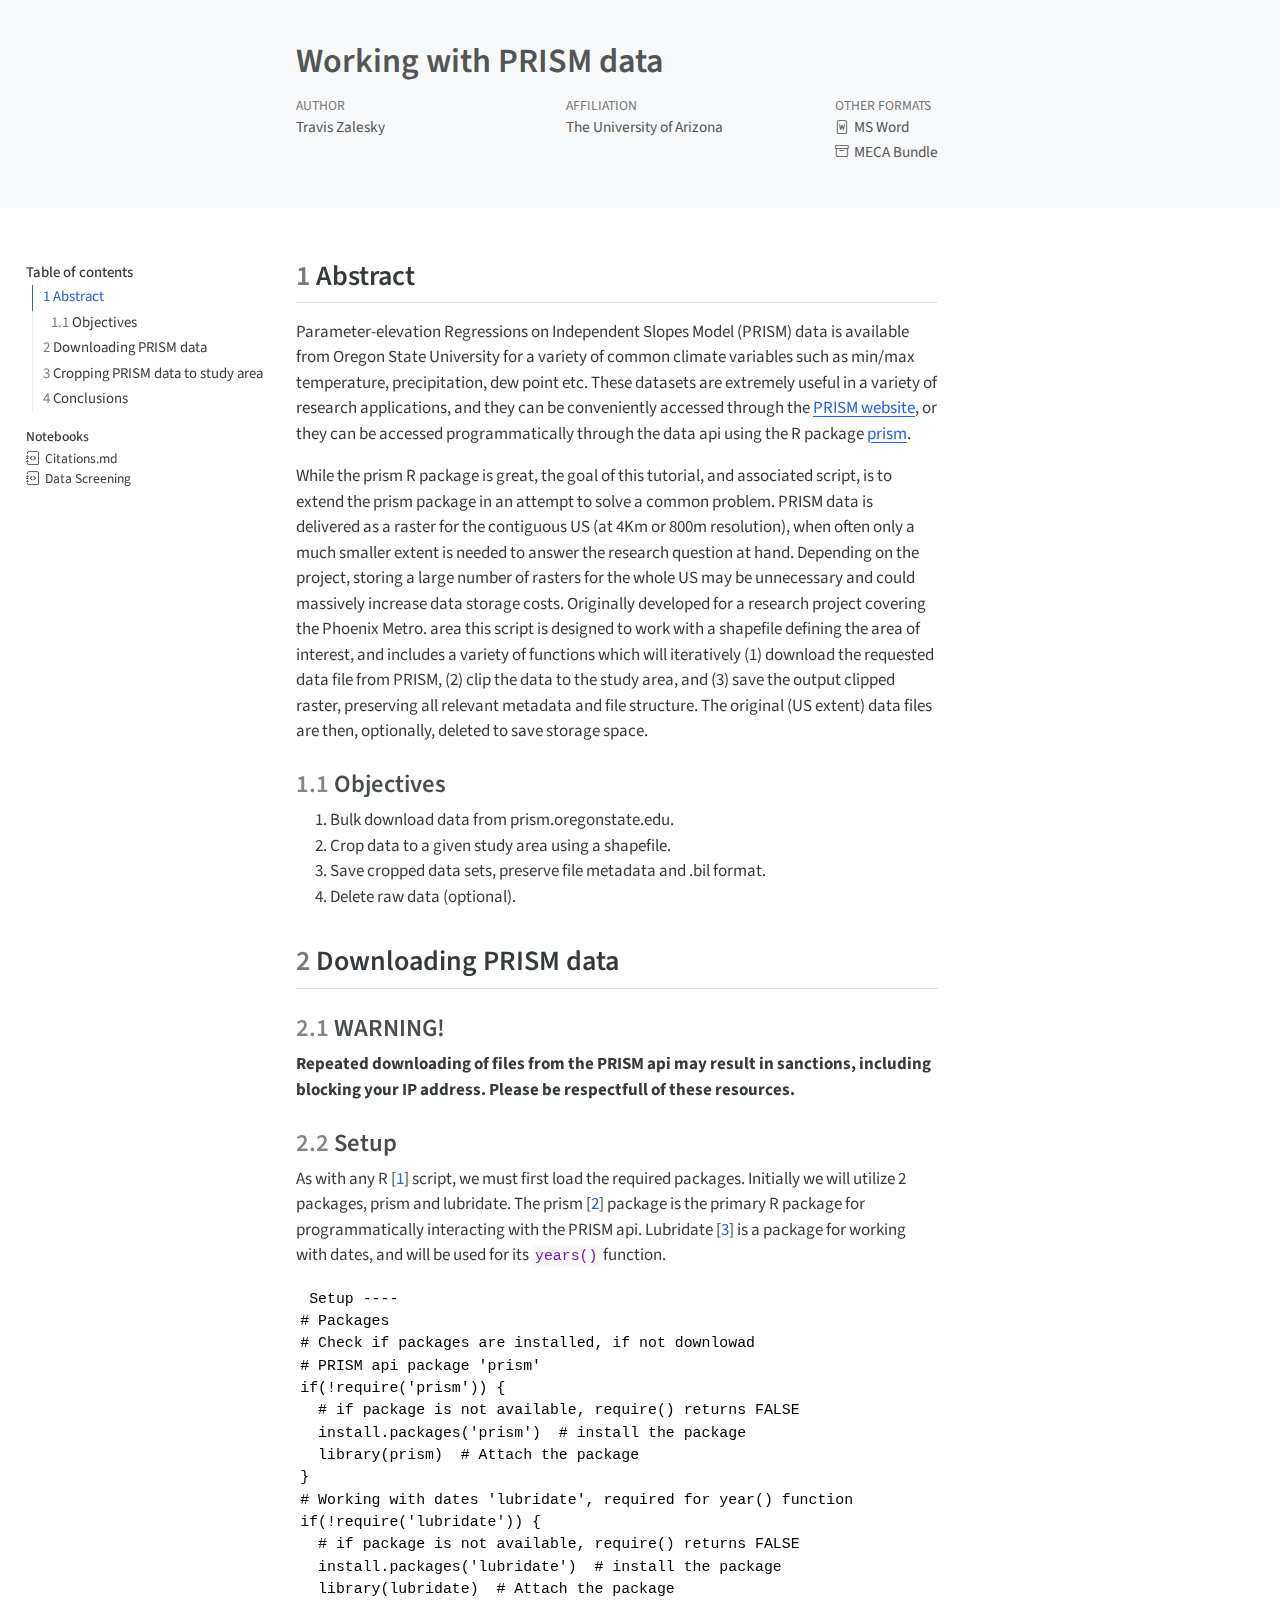
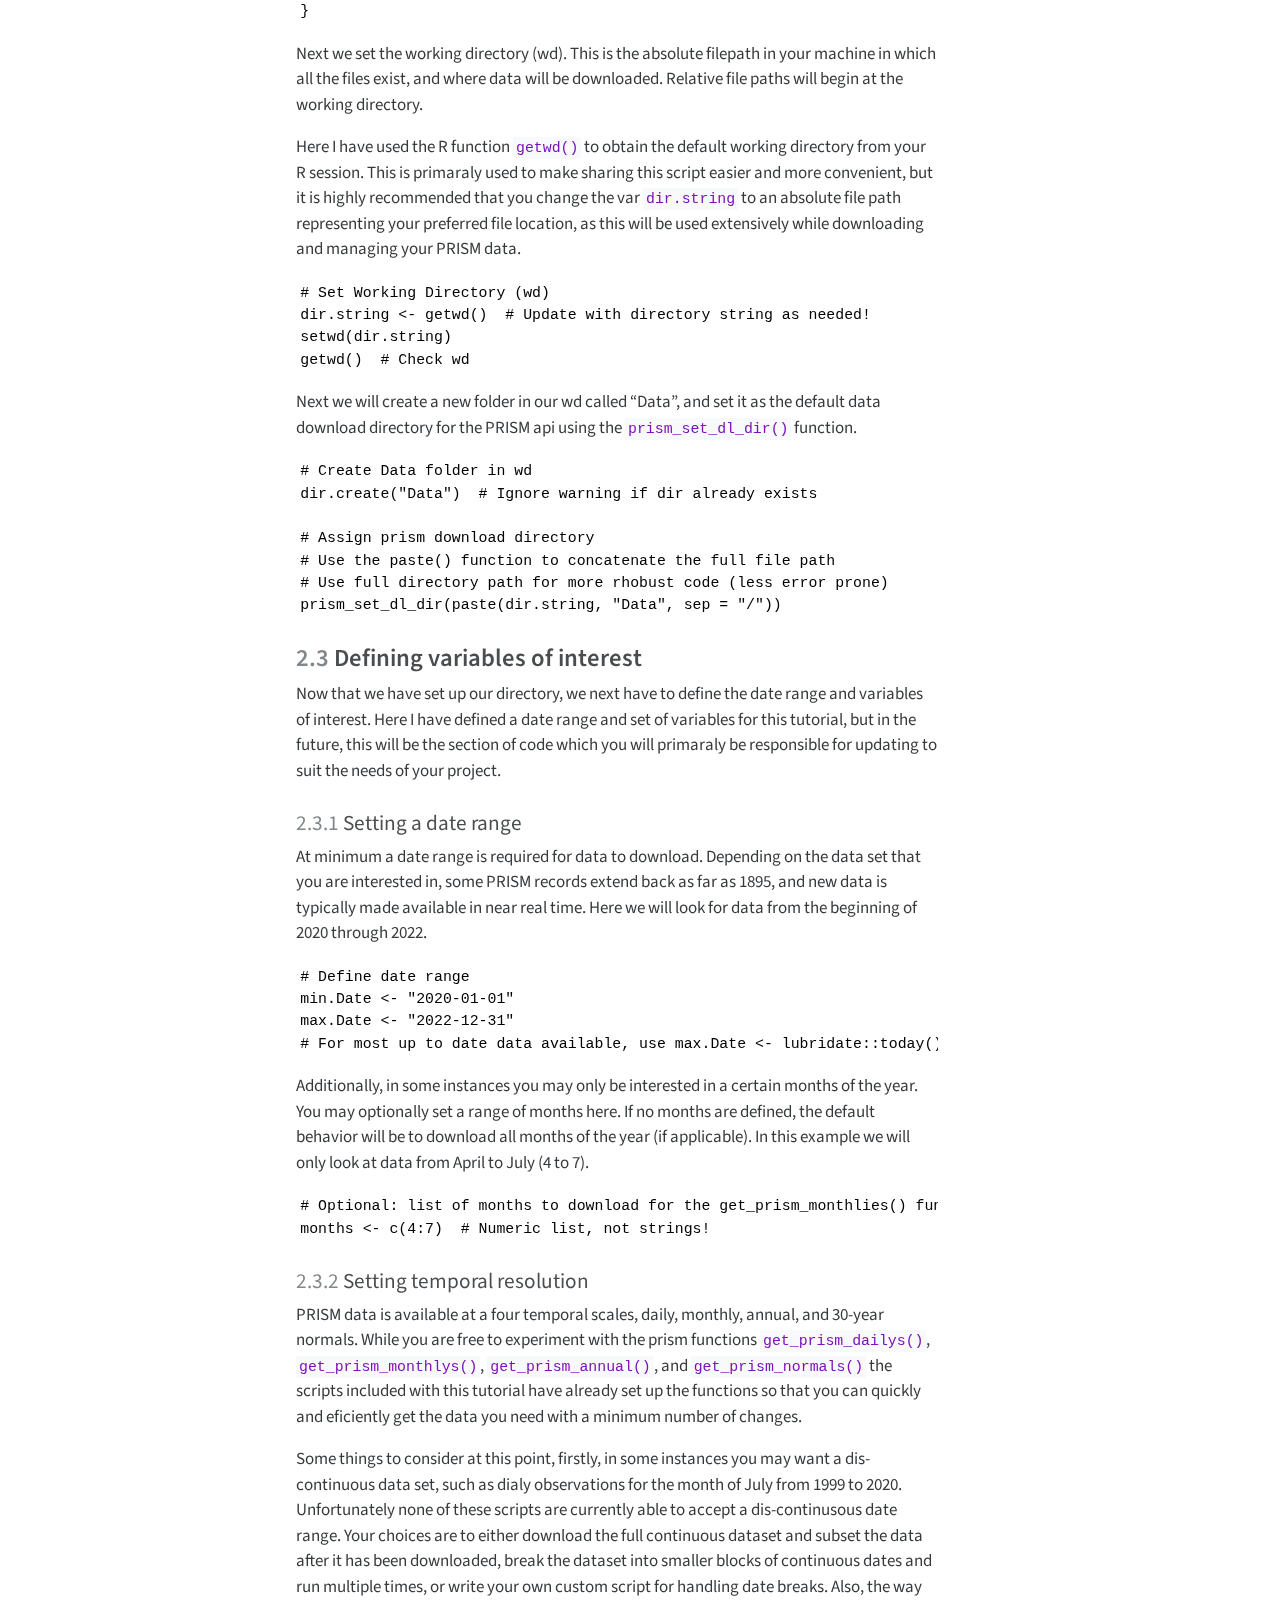
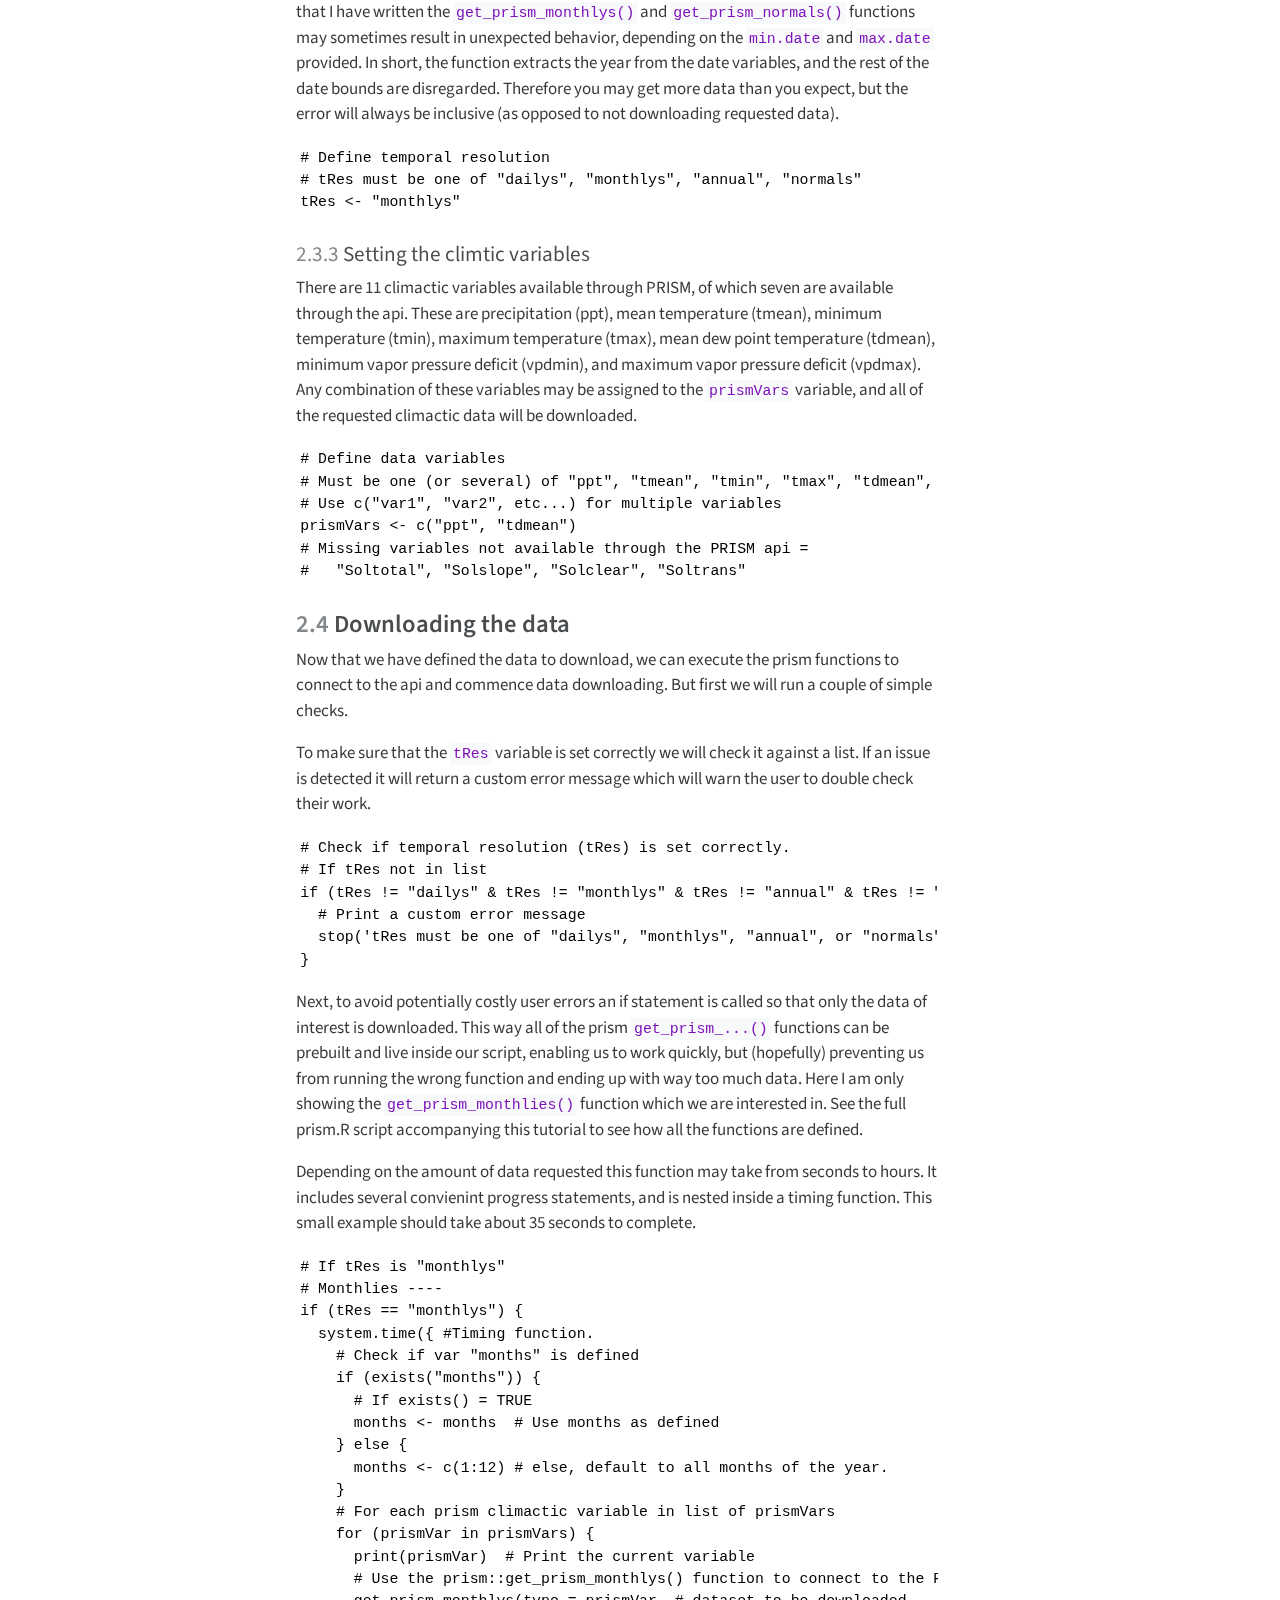
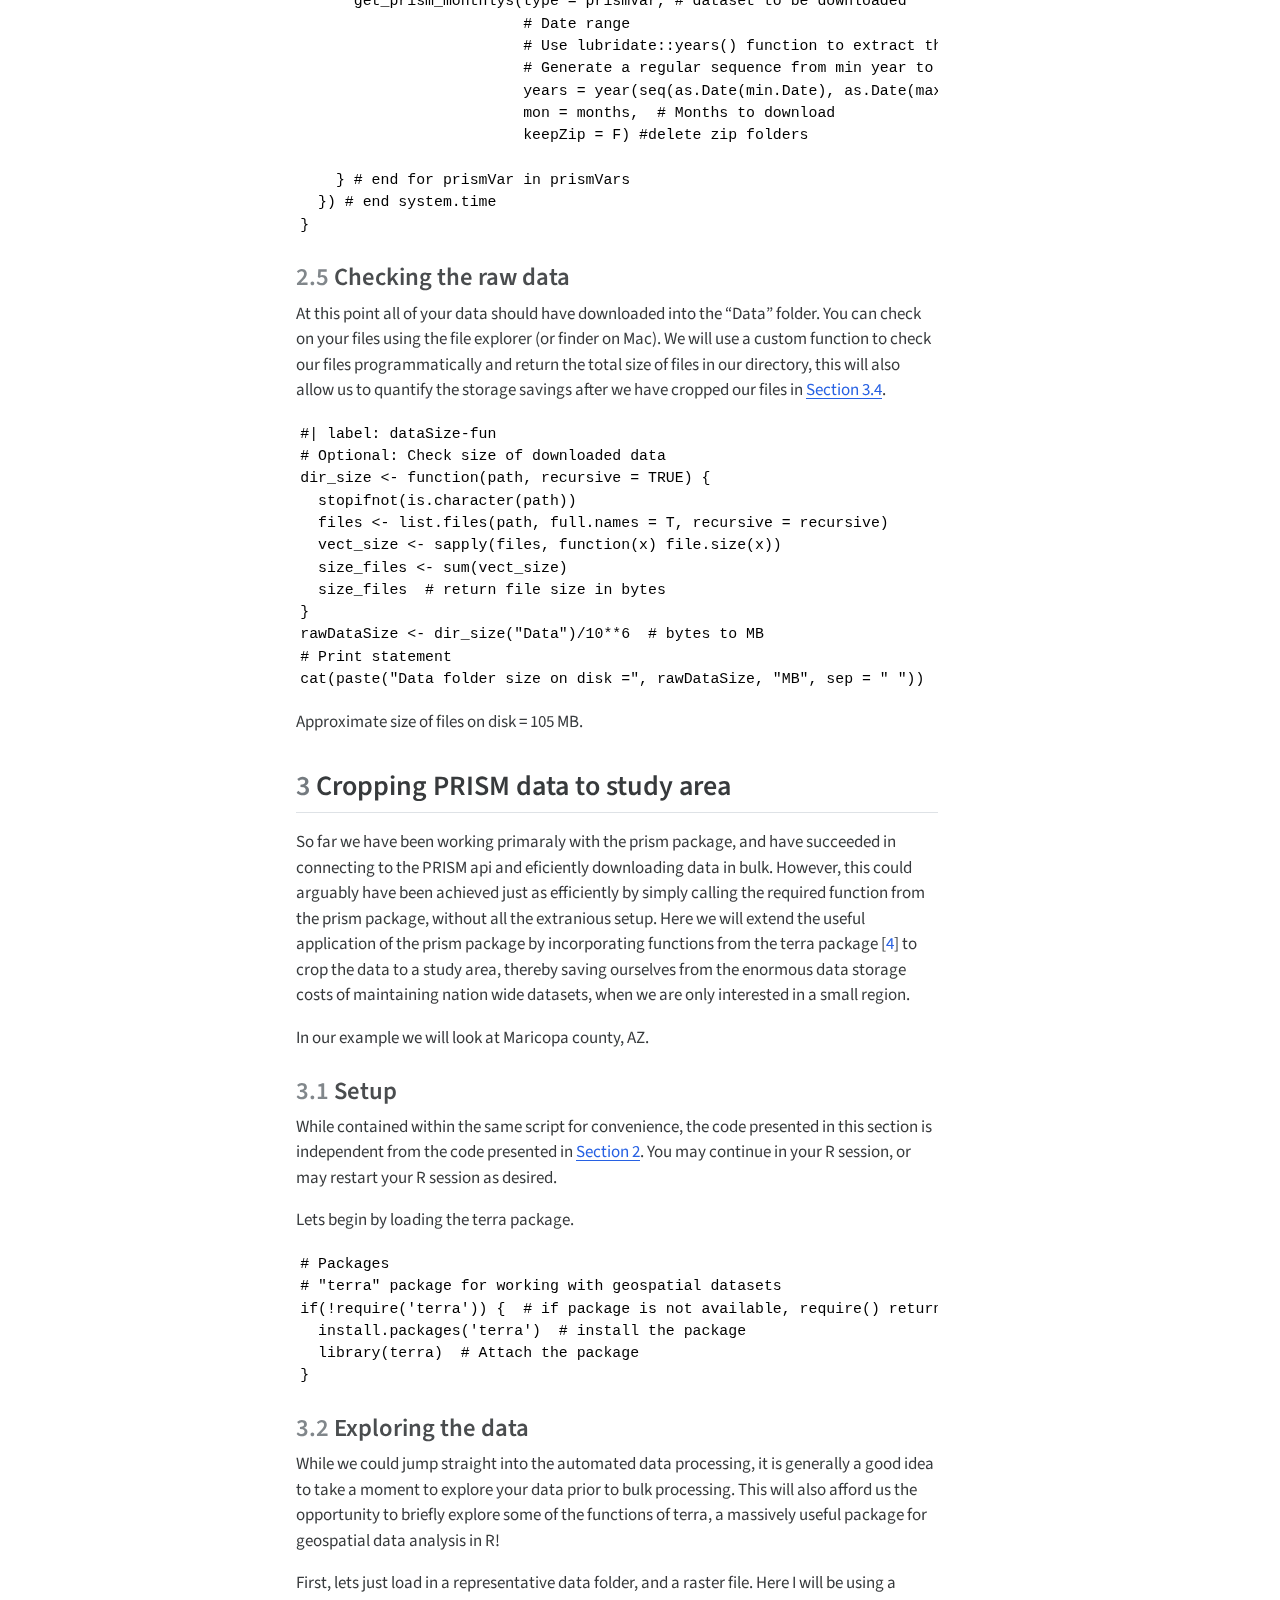
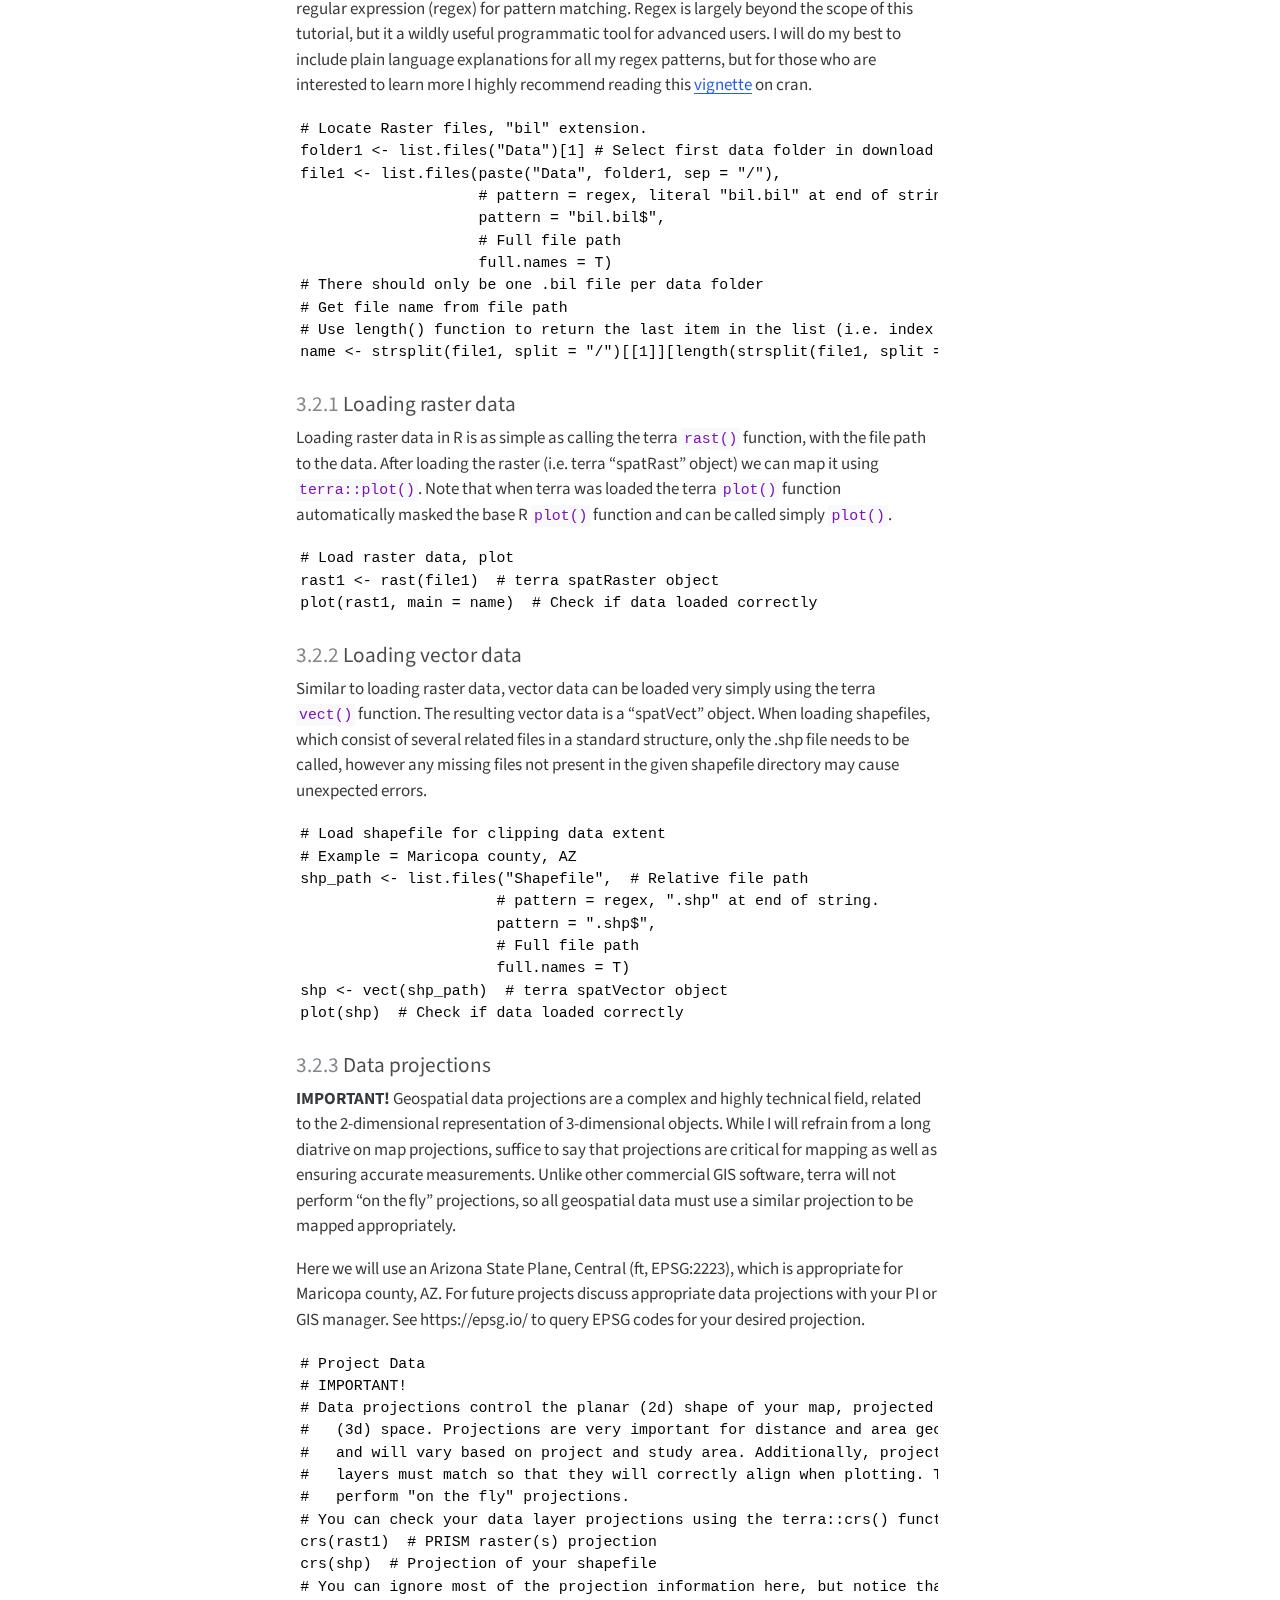
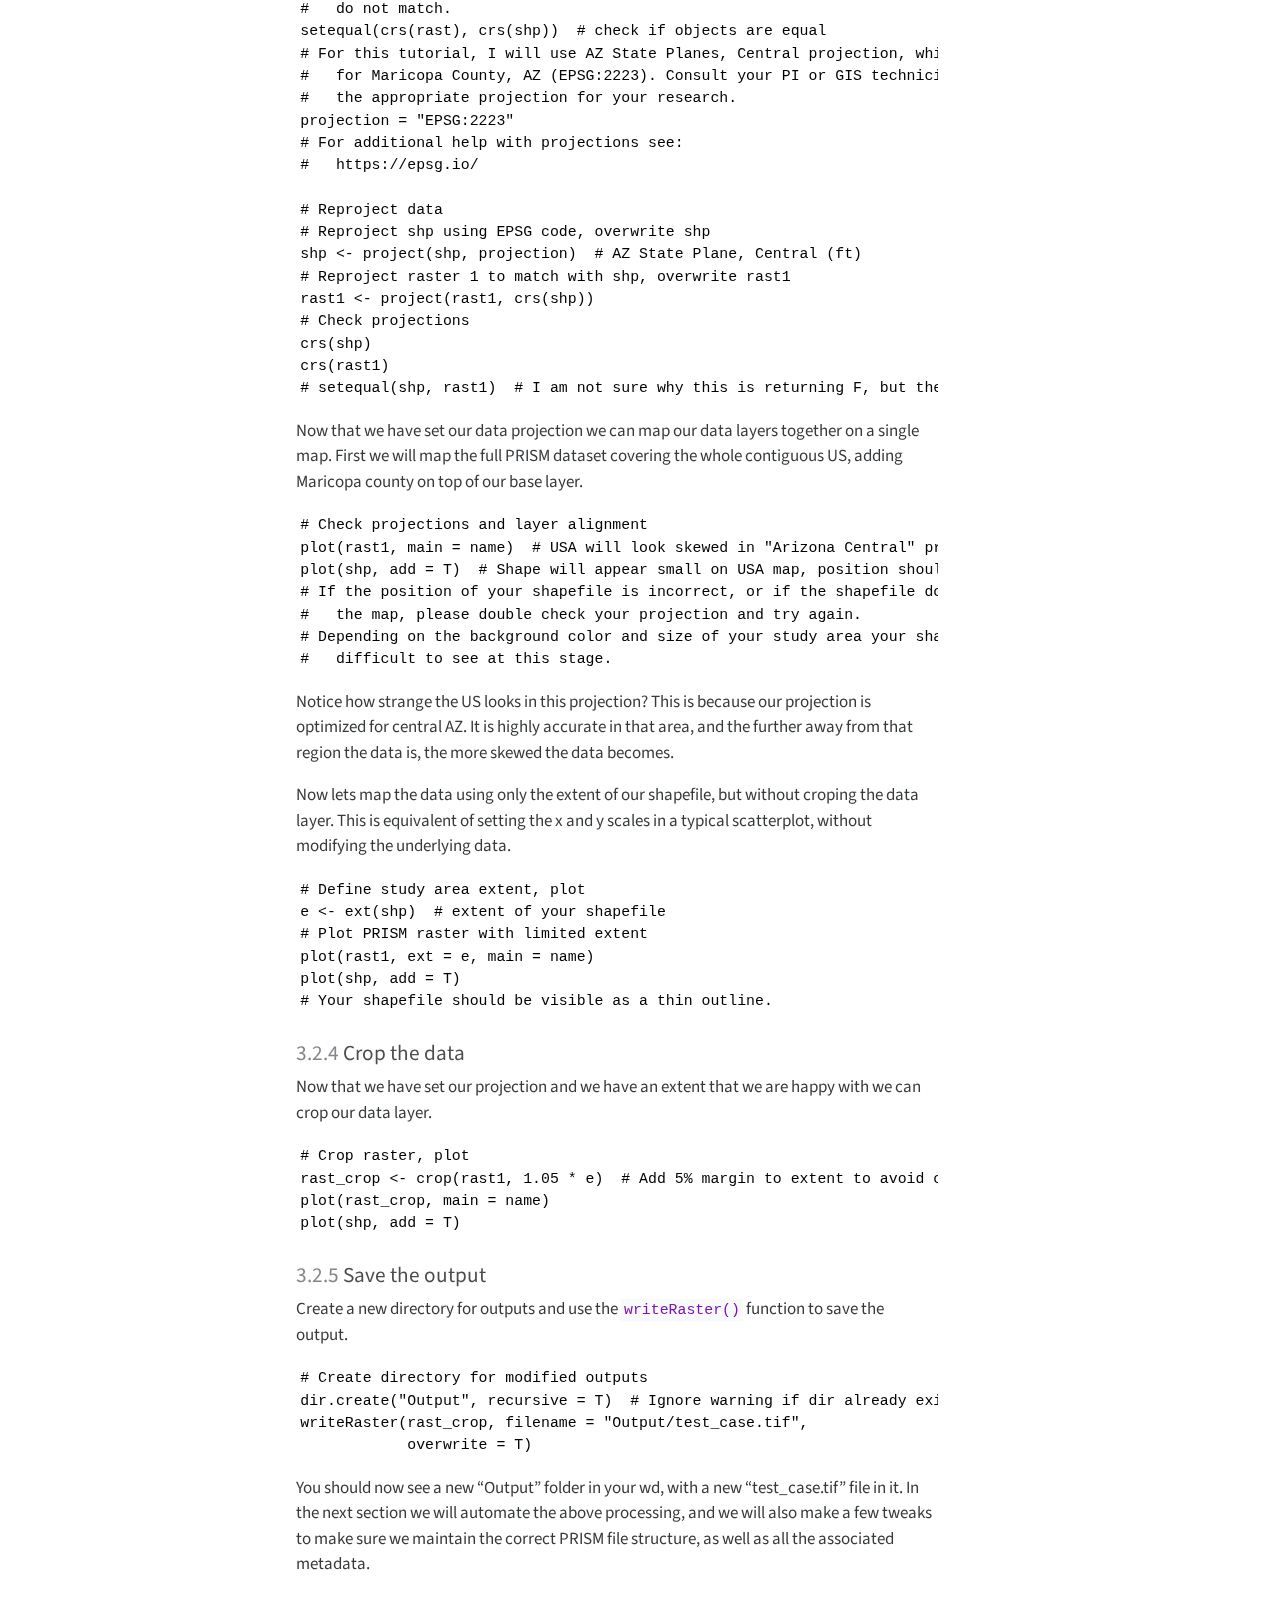
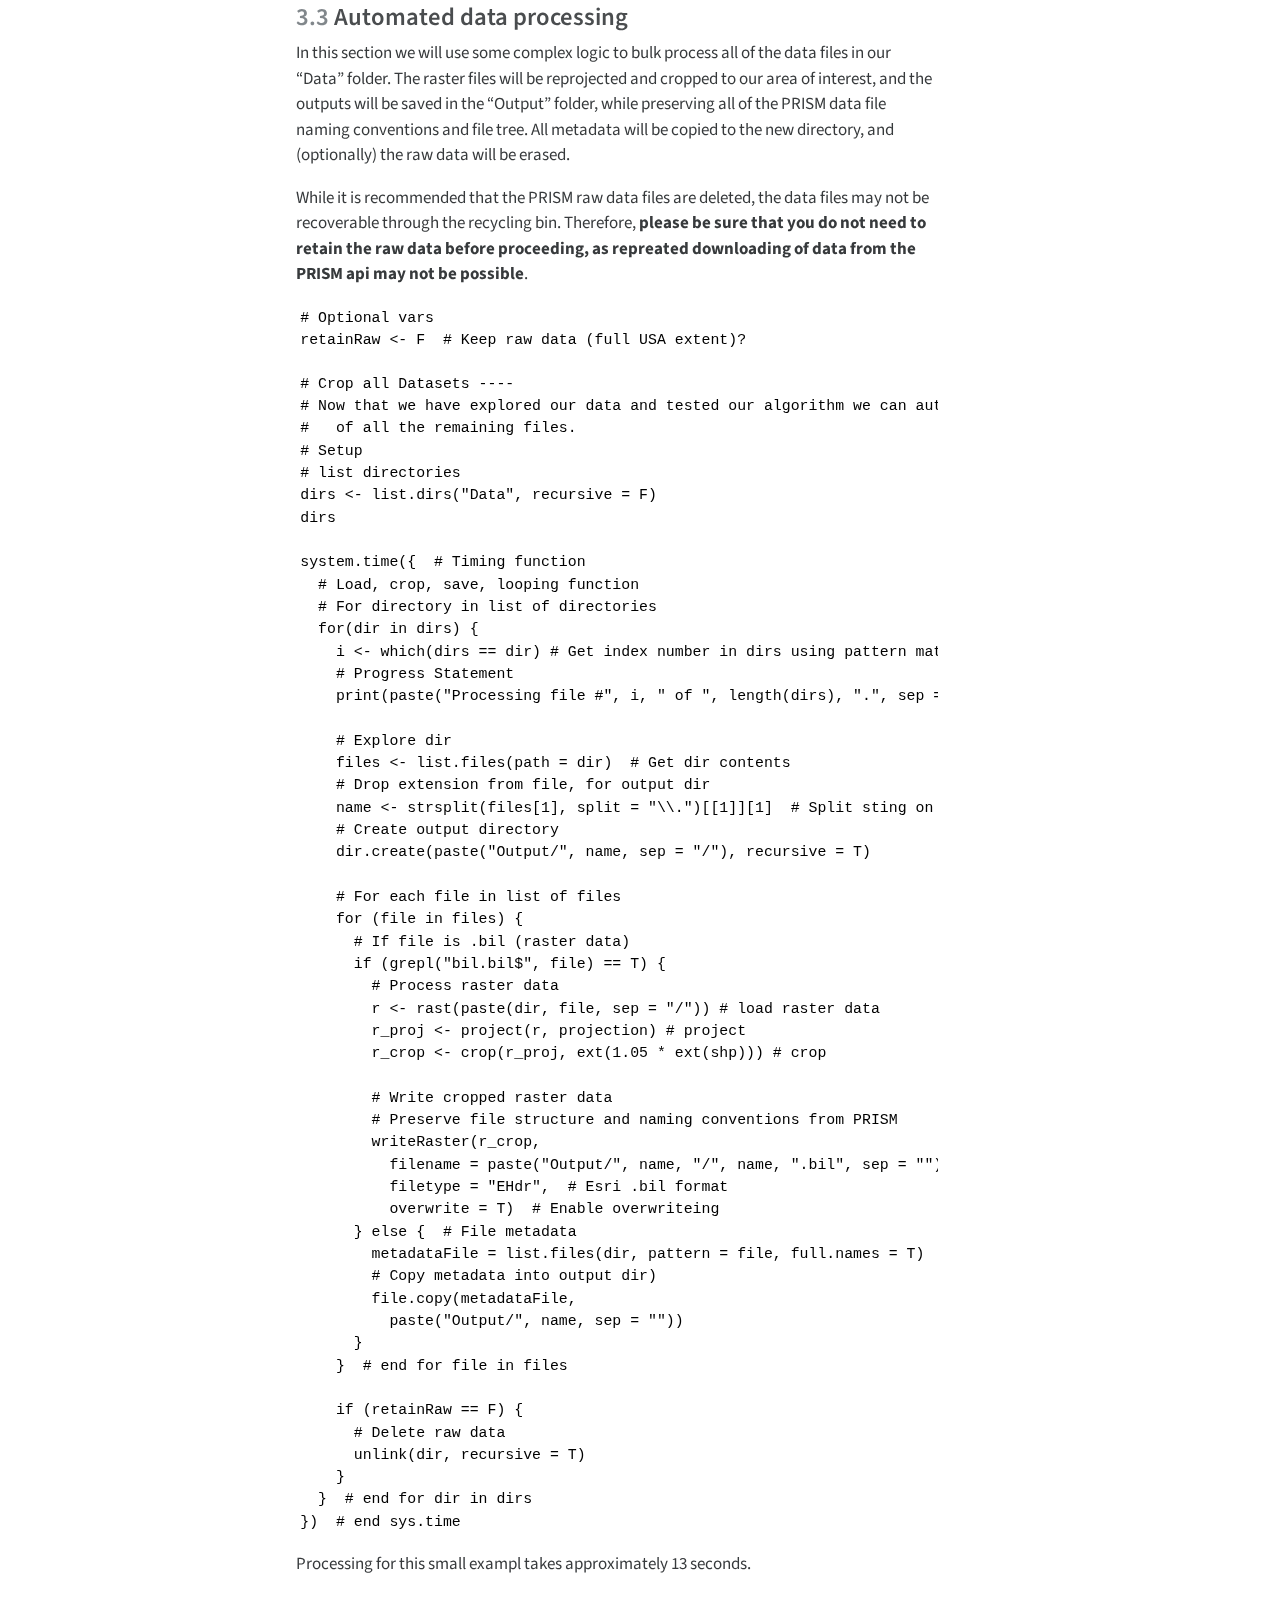
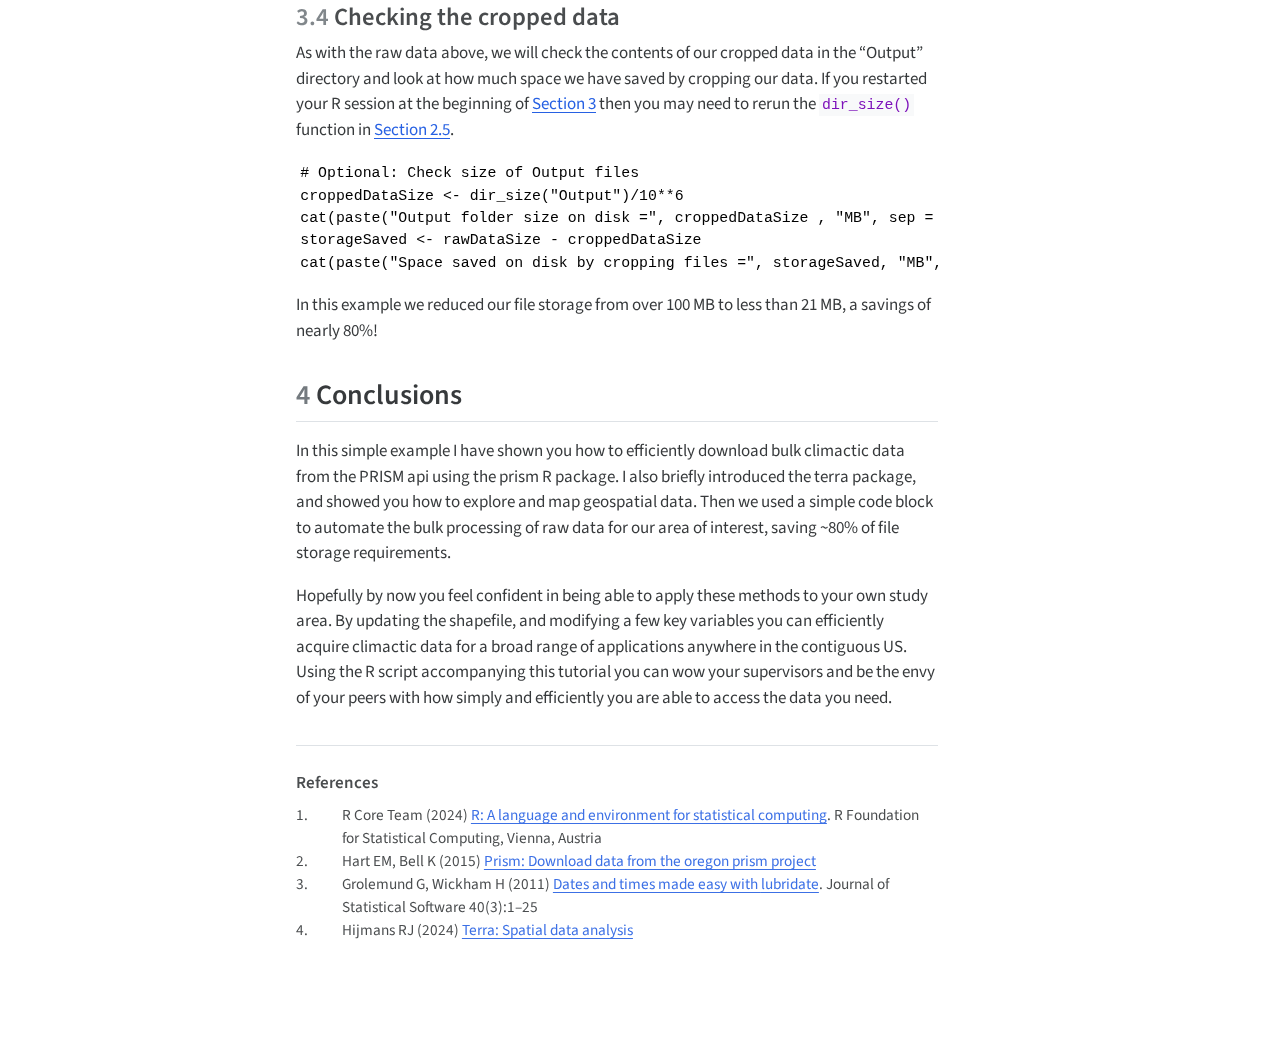
<file: _manuscript/index.html>
<!DOCTYPE html>
<html xmlns="http://www.w3.org/1999/xhtml" lang="en" xml:lang="en"><head>

<meta charset="utf-8">
<meta name="generator" content="quarto-1.5.57">

<meta name="viewport" content="width=device-width, initial-scale=1.0, user-scalable=yes">


<title>Working with PRISM data</title>
<style>
code{white-space: pre-wrap;}
span.smallcaps{font-variant: small-caps;}
div.columns{display: flex; gap: min(4vw, 1.5em);}
div.column{flex: auto; overflow-x: auto;}
div.hanging-indent{margin-left: 1.5em; text-indent: -1.5em;}
ul.task-list{list-style: none;}
ul.task-list li input[type="checkbox"] {
  width: 0.8em;
  margin: 0 0.8em 0.2em -1em; /* quarto-specific, see https://github.com/quarto-dev/quarto-cli/issues/4556 */ 
  vertical-align: middle;
}
/* CSS for citations */
div.csl-bib-body { }
div.csl-entry {
  clear: both;
}
.hanging-indent div.csl-entry {
  margin-left:2em;
  text-indent:-2em;
}
div.csl-left-margin {
  min-width:2em;
  float:left;
}
div.csl-right-inline {
  margin-left:2em;
  padding-left:1em;
}
div.csl-indent {
  margin-left: 2em;
}</style>


<script src="site_libs/clipboard/clipboard.min.js"></script>
<script src="site_libs/quarto-html/quarto.js"></script>
<script src="site_libs/quarto-html/popper.min.js"></script>
<script src="site_libs/quarto-html/tippy.umd.min.js"></script>
<script src="site_libs/quarto-html/anchor.min.js"></script>
<link href="site_libs/quarto-html/tippy.css" rel="stylesheet">
<link href="site_libs/quarto-html/quarto-syntax-highlighting.css" rel="stylesheet" id="quarto-text-highlighting-styles">
<script src="site_libs/bootstrap/bootstrap.min.js"></script>
<link href="site_libs/bootstrap/bootstrap-icons.css" rel="stylesheet">
<link href="site_libs/bootstrap/bootstrap.min.css" rel="stylesheet" id="quarto-bootstrap" data-mode="light">
<script async="" src="https://hypothes.is/embed.js"></script>
<script>
  window.document.addEventListener("DOMContentLoaded", function (_event) {
    document.body.classList.add('hypothesis-enabled');
  });
</script>


<meta name="citation_title" content="Working with PRISM data">
<meta name="citation_author" content="Travis Zalesky">
<meta name="citation_language" content="en">
<meta name="citation_reference" content="citation_title=Prism: Download data from the oregon prism project;,citation_author=Edmund M. Hart;,citation_author=Kendon Bell;,citation_publication_date=2015;,citation_cover_date=2015;,citation_year=2015;,citation_fulltext_html_url=https://github.com/ropensci/prism;,citation_doi=10.5281/zenodo.33663;">
<meta name="citation_reference" content="citation_title=Terra: Spatial data analysis;,citation_author=Robert J. Hijmans;,citation_publication_date=2024;,citation_cover_date=2024;,citation_year=2024;,citation_fulltext_html_url=https://CRAN.R-project.org/package=terra;">
<meta name="citation_reference" content="citation_title=R: A language and environment for statistical computing;,citation_author=R Core Team;,citation_publication_date=2024;,citation_cover_date=2024;,citation_year=2024;,citation_fulltext_html_url=https://www.R-project.org/;">
<meta name="citation_reference" content="citation_title=Dates and times made easy with lubridate;,citation_author=Garrett Grolemund;,citation_author=Hadley Wickham;,citation_publication_date=2011;,citation_cover_date=2011;,citation_year=2011;,citation_fulltext_html_url=https://www.jstatsoft.org/v40/i03/;,citation_issue=3;,citation_volume=40;,citation_journal_title=Journal of Statistical Software;">
</head>

<body>

<header id="title-block-header" class="quarto-title-block default toc-left page-columns page-full">
  <div class="quarto-title-banner page-columns page-full">
    <div class="quarto-title column-body">
      <h1 class="title">Working with PRISM data</h1>
          </div>

    
    <div class="quarto-title-meta-container">
      <div class="quarto-title-meta-column-start">
            <div class="quarto-title-meta-author">
          <div class="quarto-title-meta-heading">Author</div>
          <div class="quarto-title-meta-heading">Affiliation</div>
          
                <div class="quarto-title-meta-contents">
            <p class="author">Travis Zalesky </p>
          </div>
                <div class="quarto-title-meta-contents">
                    <p class="affiliation">
                        The University of Arizona
                      </p>
                  </div>
                    </div>
        
        <div class="quarto-title-meta">

                      
          
                
              </div>
      </div>
      <div class="quarto-title-meta-column-end quarto-other-formats-target">
      <div class="quarto-alternate-formats"><div class="quarto-title-meta-heading">Other Formats</div><div class="quarto-title-meta-contents"><p><a href="index.docx"><i class="bi bi-file-word"></i>MS Word</a></p></div><div class="quarto-title-meta-contents"><p><a href="index-meca.zip" data-meca-link="true"><i class="bi bi-archive"></i>MECA Bundle</a></p></div></div></div>
    </div>



    <div class="quarto-other-links-text-target">
    </div>  </div>
</header><div id="quarto-content" class="page-columns page-rows-contents page-layout-article toc-left">
<div id="quarto-sidebar-toc-left" class="sidebar toc-left">
  <nav id="TOC" role="doc-toc" class="toc-active">
    <h2 id="toc-title">Table of contents</h2>
   
  <ul>
  <li><a href="#abstract" id="toc-abstract" class="nav-link active" data-scroll-target="#abstract"><span class="header-section-number">1</span> Abstract</a>
  <ul class="collapse">
  <li><a href="#objectives" id="toc-objectives" class="nav-link" data-scroll-target="#objectives"><span class="header-section-number">1.1</span> Objectives</a></li>
  </ul></li>
  <li><a href="#sec-prism" id="toc-sec-prism" class="nav-link" data-scroll-target="#sec-prism"><span class="header-section-number">2</span> Downloading PRISM data</a>
  <ul class="collapse">
  <li><a href="#warning" id="toc-warning" class="nav-link" data-scroll-target="#warning"><span class="header-section-number">2.1</span> WARNING!</a></li>
  <li><a href="#setup" id="toc-setup" class="nav-link" data-scroll-target="#setup"><span class="header-section-number">2.2</span> Setup</a></li>
  <li><a href="#defining-variables-of-interest" id="toc-defining-variables-of-interest" class="nav-link" data-scroll-target="#defining-variables-of-interest"><span class="header-section-number">2.3</span> Defining variables of interest</a></li>
  <li><a href="#downloading-the-data" id="toc-downloading-the-data" class="nav-link" data-scroll-target="#downloading-the-data"><span class="header-section-number">2.4</span> Downloading the data</a></li>
  <li><a href="#sec-rawData" id="toc-sec-rawData" class="nav-link" data-scroll-target="#sec-rawData"><span class="header-section-number">2.5</span> Checking the raw data</a></li>
  </ul></li>
  <li><a href="#sec-terra" id="toc-sec-terra" class="nav-link" data-scroll-target="#sec-terra"><span class="header-section-number">3</span> Cropping PRISM data to study area</a>
  <ul class="collapse">
  <li><a href="#setup-1" id="toc-setup-1" class="nav-link" data-scroll-target="#setup-1"><span class="header-section-number">3.1</span> Setup</a></li>
  <li><a href="#exploring-the-data" id="toc-exploring-the-data" class="nav-link" data-scroll-target="#exploring-the-data"><span class="header-section-number">3.2</span> Exploring the data</a></li>
  <li><a href="#automated-data-processing" id="toc-automated-data-processing" class="nav-link" data-scroll-target="#automated-data-processing"><span class="header-section-number">3.3</span> Automated data processing</a></li>
  <li><a href="#sec-cropData" id="toc-sec-cropData" class="nav-link" data-scroll-target="#sec-cropData"><span class="header-section-number">3.4</span> Checking the cropped data</a></li>
  </ul></li>
  <li><a href="#conclusions" id="toc-conclusions" class="nav-link" data-scroll-target="#conclusions"><span class="header-section-number">4</span> Conclusions</a></li>
  </ul>
<div class="quarto-alternate-notebooks"><h2>Notebooks</h2><ul><li><a href="Citations-preview.html"><i class="bi bi-journal-code"></i>Citations.md</a></li><li><a href="notebooks\data-screening-preview.html"><i class="bi bi-journal-code"></i>Data Screening</a></li></ul></div></nav>
</div>
<div id="quarto-margin-sidebar" class="sidebar margin-sidebar zindex-bottom">
</div>
<main class="content quarto-banner-title-block" id="quarto-document-content">



  


<section id="abstract" class="level2" data-number="1">
<h2 data-number="1" class="anchored" data-anchor-id="abstract"><span class="header-section-number">1</span> Abstract</h2>
<p>Parameter-elevation Regressions on Independent Slopes Model (PRISM) data is available from Oregon State University for a variety of common climate variables such as min/max temperature, precipitation, dew point etc. These datasets are extremely useful in a variety of research applications, and they can be conveniently accessed through the <a href="https://prism.oregonstate.edu/">PRISM website</a>, or they can be accessed programmatically through the data api using the R package <a href="https://cran.r-project.org/web/packages/prism/index.html">prism</a>.</p>
<p>While the prism R package is great, the goal of this tutorial, and associated script, is to extend the prism package in an attempt to solve a common problem. PRISM data is delivered as a raster for the contiguous US (at 4Km or 800m resolution), when often only a much smaller extent is needed to answer the research question at hand. Depending on the project, storing a large number of rasters for the whole US may be unnecessary and could massively increase data storage costs. Originally developed for a research project covering the Phoenix Metro. area this script is designed to work with a shapefile defining the area of interest, and includes a variety of functions which will iteratively (1) download the requested data file from PRISM, (2) clip the data to the study area, and (3) save the output clipped raster, preserving all relevant metadata and file structure. The original (US extent) data files are then, optionally, deleted to save storage space.</p>
<section id="objectives" class="level3" data-number="1.1">
<h3 data-number="1.1" class="anchored" data-anchor-id="objectives"><span class="header-section-number">1.1</span> Objectives</h3>
<ol type="1">
<li>Bulk download data from prism.oregonstate.edu.</li>
<li>Crop data to a given study area using a shapefile.</li>
<li>Save cropped data sets, preserve file metadata and .bil format.</li>
<li>Delete raw data (optional).</li>
</ol>
</section>
</section>
<section id="sec-prism" class="level2" data-number="2">
<h2 data-number="2" class="anchored" data-anchor-id="sec-prism"><span class="header-section-number">2</span> Downloading PRISM data</h2>
<section id="warning" class="level3" data-number="2.1">
<h3 data-number="2.1" class="anchored" data-anchor-id="warning"><span class="header-section-number">2.1</span> WARNING!</h3>
<p><strong>Repeated downloading of files from the PRISM api may result in sanctions, including blocking your IP address. Please be respectfull of these resources.</strong></p>
</section>
<section id="setup" class="level3" data-number="2.2">
<h3 data-number="2.2" class="anchored" data-anchor-id="setup"><span class="header-section-number">2.2</span> Setup</h3>
<p>As with any R <span class="citation" data-cites="base_R">[<a href="#ref-base_R" role="doc-biblioref">1</a>]</span> script, we must first load the required packages. Initially we will utilize 2 packages, prism and lubridate. The prism <span class="citation" data-cites="prism">[<a href="#ref-prism" role="doc-biblioref">2</a>]</span> package is the primary R package for programmatically interacting with the PRISM api. Lubridate <span class="citation" data-cites="lubridate">[<a href="#ref-lubridate" role="doc-biblioref">3</a>]</span> is a package for working with dates, and will be used for its <code>years()</code> function.</p>
<pre><code> Setup ----
# Packages
# Check if packages are installed, if not downlowad
# PRISM api package 'prism'
if(!require('prism')) {  
  # if package is not available, require() returns FALSE
  install.packages('prism')  # install the package
  library(prism)  # Attach the package
}
# Working with dates 'lubridate', required for year() function
if(!require('lubridate')) {  
  # if package is not available, require() returns FALSE
  install.packages('lubridate')  # install the package
  library(lubridate)  # Attach the package
}</code></pre>
<p>Next we set the working directory (wd). This is the absolute filepath in your machine in which all the files exist, and where data will be downloaded. Relative file paths will begin at the working directory.</p>
<p>Here I have used the R function <code>getwd()</code> to obtain the default working directory from your R session. This is primaraly used to make sharing this script easier and more convenient, but it is highly recommended that you change the var <code>dir.string</code> to an absolute file path representing your preferred file location, as this will be used extensively while downloading and managing your PRISM data.</p>
<pre><code># Set Working Directory (wd)
dir.string &lt;- getwd()  # Update with directory string as needed!
setwd(dir.string)
getwd()  # Check wd</code></pre>
<p>Next we will create a new folder in our wd called “Data”, and set it as the default data download directory for the PRISM api using the <code>prism_set_dl_dir()</code> function.</p>
<pre><code># Create Data folder in wd
dir.create("Data")  # Ignore warning if dir already exists

# Assign prism download directory
# Use the paste() function to concatenate the full file path
# Use full directory path for more rhobust code (less error prone)
prism_set_dl_dir(paste(dir.string, "Data", sep = "/"))</code></pre>
</section>
<section id="defining-variables-of-interest" class="level3" data-number="2.3">
<h3 data-number="2.3" class="anchored" data-anchor-id="defining-variables-of-interest"><span class="header-section-number">2.3</span> Defining variables of interest</h3>
<p>Now that we have set up our directory, we next have to define the date range and variables of interest. Here I have defined a date range and set of variables for this tutorial, but in the future, this will be the section of code which you will primaraly be responsible for updating to suit the needs of your project.</p>
<section id="setting-a-date-range" class="level4" data-number="2.3.1">
<h4 data-number="2.3.1" class="anchored" data-anchor-id="setting-a-date-range"><span class="header-section-number">2.3.1</span> Setting a date range</h4>
<p>At minimum a date range is required for data to download. Depending on the data set that you are interested in, some PRISM records extend back as far as 1895, and new data is typically made available in near real time. Here we will look for data from the beginning of 2020 through 2022.</p>
<pre><code># Define date range
min.Date &lt;- "2020-01-01"
max.Date &lt;- "2022-12-31"
# For most up to date data available, use max.Date &lt;- lubridate::today()</code></pre>
<p>Additionally, in some instances you may only be interested in a certain months of the year. You may optionally set a range of months here. If no months are defined, the default behavior will be to download all months of the year (if applicable). In this example we will only look at data from April to July (4 to 7).</p>
<pre><code># Optional: list of months to download for the get_prism_monthlies() function
months &lt;- c(4:7)  # Numeric list, not strings!</code></pre>
</section>
<section id="setting-temporal-resolution" class="level4" data-number="2.3.2">
<h4 data-number="2.3.2" class="anchored" data-anchor-id="setting-temporal-resolution"><span class="header-section-number">2.3.2</span> Setting temporal resolution</h4>
<p>PRISM data is available at a four temporal scales, daily, monthly, annual, and 30-year normals. While you are free to experiment with the prism functions <code>get_prism_dailys()</code>, <code>get_prism_monthlys()</code>, <code>get_prism_annual()</code>, and <code>get_prism_normals()</code> the scripts included with this tutorial have already set up the functions so that you can quickly and eficiently get the data you need with a minimum number of changes.</p>
<p>Some things to consider at this point, firstly, in some instances you may want a dis-continuous data set, such as dialy observations for the month of July from 1999 to 2020. Unfortunately none of these scripts are currently able to accept a dis-continusous date range. Your choices are to either download the full continuous dataset and subset the data after it has been downloaded, break the dataset into smaller blocks of continuous dates and run multiple times, or write your own custom script for handling date breaks. Also, the way that I have written the <code>get_prism_monthlys()</code> and <code>get_prism_normals()</code> functions may sometimes result in unexpected behavior, depending on the <code>min.date</code> and <code>max.date</code> provided. In short, the function extracts the year from the date variables, and the rest of the date bounds are disregarded. Therefore you may get more data than you expect, but the error will always be inclusive (as opposed to not downloading requested data).</p>
<pre><code># Define temporal resolution
# tRes must be one of "dailys", "monthlys", "annual", "normals"
tRes &lt;- "monthlys"</code></pre>
</section>
<section id="setting-the-climtic-variables" class="level4" data-number="2.3.3">
<h4 data-number="2.3.3" class="anchored" data-anchor-id="setting-the-climtic-variables"><span class="header-section-number">2.3.3</span> Setting the climtic variables</h4>
<p>There are 11 climactic variables available through PRISM, of which seven are available through the api. These are precipitation (ppt), mean temperature (tmean), minimum temperature (tmin), maximum temperature (tmax), mean dew point temperature (tdmean), minimum vapor pressure deficit (vpdmin), and maximum vapor pressure deficit (vpdmax). Any combination of these variables may be assigned to the <code>prismVars</code> variable, and all of the requested climactic data will be downloaded.</p>
<pre><code># Define data variables
# Must be one (or several) of "ppt", "tmean", "tmin", "tmax", "tdmean", "vpdmin", "vpdmax"
# Use c("var1", "var2", etc...) for multiple variables
prismVars &lt;- c("ppt", "tdmean")
# Missing variables not available through the PRISM api = 
#   "Soltotal", "Solslope", "Solclear", "Soltrans"</code></pre>
</section>
</section>
<section id="downloading-the-data" class="level3" data-number="2.4">
<h3 data-number="2.4" class="anchored" data-anchor-id="downloading-the-data"><span class="header-section-number">2.4</span> Downloading the data</h3>
<p>Now that we have defined the data to download, we can execute the prism functions to connect to the api and commence data downloading. But first we will run a couple of simple checks.</p>
<p>To make sure that the <code>tRes</code> variable is set correctly we will check it against a list. If an issue is detected it will return a custom error message which will warn the user to double check their work.</p>
<pre><code># Check if temporal resolution (tRes) is set correctly.
# If tRes not in list
if (tRes != "dailys" &amp; tRes != "monthlys" &amp; tRes != "annual" &amp; tRes != "normals") {
  # Print a custom error message
  stop('tRes must be one of "dailys", "monthlys", "annual", or "normals". Please ensure your variable is set correctly.')
}</code></pre>
<p>Next, to avoid potentially costly user errors an if statement is called so that only the data of interest is downloaded. This way all of the prism <code>get_prism_...()</code> functions can be prebuilt and live inside our script, enabling us to work quickly, but (hopefully) preventing us from running the wrong function and ending up with way too much data. Here I am only showing the <code>get_prism_monthlies()</code> function which we are interested in. See the full prism.R script accompanying this tutorial to see how all the functions are defined.</p>
<p>Depending on the amount of data requested this function may take from seconds to hours. It includes several convienint progress statements, and is nested inside a timing function. This small example should take about 35 seconds to complete.</p>
<pre><code># If tRes is "monthlys"
# Monthlies ----
if (tRes == "monthlys") {
  system.time({ #Timing function.
    # Check if var "months" is defined
    if (exists("months")) {
      # If exists() = TRUE
      months &lt;- months  # Use months as defined
    } else {
      months &lt;- c(1:12) # else, default to all months of the year.
    }
    # For each prism climactic variable in list of prismVars
    for (prismVar in prismVars) {
      print(prismVar)  # Print the current variable
      # Use the prism::get_prism_monthlys() function to connect to the PRISM api
      get_prism_monthlys(type = prismVar, # dataset to be downloaded
                         # Date range
                         # Use lubridate::years() function to extract the year from the min/max date vars
                         # Generate a regular sequence from min year to max year
                         years = year(seq(as.Date(min.Date), as.Date(max.Date), by="years")),
                         mon = months,  # Months to download
                         keepZip = F) #delete zip folders
      
    } # end for prismVar in prismVars
  }) # end system.time
}</code></pre>
</section>
<section id="sec-rawData" class="level3" data-number="2.5">
<h3 data-number="2.5" class="anchored" data-anchor-id="sec-rawData"><span class="header-section-number">2.5</span> Checking the raw data</h3>
<p>At this point all of your data should have downloaded into the “Data” folder. You can check on your files using the file explorer (or finder on Mac). We will use a custom function to check our files programmatically and return the total size of files in our directory, this will also allow us to quantify the storage savings after we have cropped our files in <a href="#sec-cropData" class="quarto-xref">Section&nbsp;3.4</a>.</p>
<pre><code>#| label: dataSize-fun
# Optional: Check size of downloaded data
dir_size &lt;- function(path, recursive = TRUE) {
  stopifnot(is.character(path))
  files &lt;- list.files(path, full.names = T, recursive = recursive)
  vect_size &lt;- sapply(files, function(x) file.size(x))
  size_files &lt;- sum(vect_size)
  size_files  # return file size in bytes
}
rawDataSize &lt;- dir_size("Data")/10**6  # bytes to MB
# Print statement
cat(paste("Data folder size on disk =", rawDataSize, "MB", sep = " "))</code></pre>
<p>Approximate size of files on disk = 105 MB.</p>
</section>
</section>
<section id="sec-terra" class="level2" data-number="3">
<h2 data-number="3" class="anchored" data-anchor-id="sec-terra"><span class="header-section-number">3</span> Cropping PRISM data to study area</h2>
<p>So far we have been working primaraly with the prism package, and have succeeded in connecting to the PRISM api and eficiently downloading data in bulk. However, this could arguably have been achieved just as efficiently by simply calling the required function from the prism package, without all the extranious setup. Here we will extend the useful application of the prism package by incorporating functions from the terra package <span class="citation" data-cites="terra">[<a href="#ref-terra" role="doc-biblioref">4</a>]</span> to crop the data to a study area, thereby saving ourselves from the enormous data storage costs of maintaining nation wide datasets, when we are only interested in a small region.</p>
<p>In our example we will look at Maricopa county, AZ.</p>
<section id="setup-1" class="level3" data-number="3.1">
<h3 data-number="3.1" class="anchored" data-anchor-id="setup-1"><span class="header-section-number">3.1</span> Setup</h3>
<p>While contained within the same script for convenience, the code presented in this section is independent from the code presented in <a href="#sec-prism" class="quarto-xref">Section&nbsp;2</a>. You may continue in your R session, or may restart your R session as desired.</p>
<p>Lets begin by loading the terra package.</p>
<pre><code># Packages
# "terra" package for working with geospatial datasets
if(!require('terra')) {  # if package is not available, require() returns FALSE
  install.packages('terra')  # install the package
  library(terra)  # Attach the package
}</code></pre>
</section>
<section id="exploring-the-data" class="level3" data-number="3.2">
<h3 data-number="3.2" class="anchored" data-anchor-id="exploring-the-data"><span class="header-section-number">3.2</span> Exploring the data</h3>
<p>While we could jump straight into the automated data processing, it is generally a good idea to take a moment to explore your data prior to bulk processing. This will also afford us the opportunity to briefly explore some of the functions of terra, a massively useful package for geospatial data analysis in R!</p>
<p>First, lets just load in a representative data folder, and a raster file. Here I will be using a regular expression (regex) for pattern matching. Regex is largely beyond the scope of this tutorial, but it a wildly useful programmatic tool for advanced users. I will do my best to include plain language explanations for all my regex patterns, but for those who are interested to learn more I highly recommend reading this <a href="https://cran.r-project.org/web/packages/stringr/vignettes/regular-expressions.html">vignette</a> on cran.</p>
<pre><code># Locate Raster files, "bil" extension.
folder1 &lt;- list.files("Data")[1] # Select first data folder in download directory
file1 &lt;- list.files(paste("Data", folder1, sep = "/"), 
                    # pattern = regex, literal "bil.bil" at end of string.
                    pattern = "bil.bil$",
                    # Full file path 
                    full.names = T)
# There should only be one .bil file per data folder
# Get file name from file path
# Use length() function to return the last item in the list (i.e. index = length(list))
name &lt;- strsplit(file1, split = "/")[[1]][length(strsplit(file1, split = "/")[[1]])]</code></pre>
<section id="loading-raster-data" class="level4" data-number="3.2.1">
<h4 data-number="3.2.1" class="anchored" data-anchor-id="loading-raster-data"><span class="header-section-number">3.2.1</span> Loading raster data</h4>
<p>Loading raster data in R is as simple as calling the terra <code>rast()</code> function, with the file path to the data. After loading the raster (i.e.&nbsp;terra “spatRast” object) we can map it using <code>terra::plot()</code>. Note that when terra was loaded the terra <code>plot()</code> function automatically masked the base R <code>plot()</code> function and can be called simply <code>plot()</code>.</p>
<pre><code># Load raster data, plot
rast1 &lt;- rast(file1)  # terra spatRaster object
plot(rast1, main = name)  # Check if data loaded correctly</code></pre>
</section>
<section id="loading-vector-data" class="level4" data-number="3.2.2">
<h4 data-number="3.2.2" class="anchored" data-anchor-id="loading-vector-data"><span class="header-section-number">3.2.2</span> Loading vector data</h4>
<p>Similar to loading raster data, vector data can be loaded very simply using the terra <code>vect()</code> function. The resulting vector data is a “spatVect” object. When loading shapefiles, which consist of several related files in a standard structure, only the .shp file needs to be called, however any missing files not present in the given shapefile directory may cause unexpected errors.</p>
<pre><code># Load shapefile for clipping data extent
# Example = Maricopa county, AZ
shp_path &lt;- list.files("Shapefile",  # Relative file path
                      # pattern = regex, ".shp" at end of string.
                      pattern = ".shp$",  
                      # Full file path
                      full.names = T)
shp &lt;- vect(shp_path)  # terra spatVector object
plot(shp)  # Check if data loaded correctly</code></pre>
</section>
<section id="data-projections" class="level4" data-number="3.2.3">
<h4 data-number="3.2.3" class="anchored" data-anchor-id="data-projections"><span class="header-section-number">3.2.3</span> Data projections</h4>
<p><strong>IMPORTANT!</strong> Geospatial data projections are a complex and highly technical field, related to the 2-dimensional representation of 3-dimensional objects. While I will refrain from a long diatrive on map projections, suffice to say that projections are critical for mapping as well as ensuring accurate measurements. Unlike other commercial GIS software, terra will not perform “on the fly” projections, so all geospatial data must use a similar projection to be mapped appropriately.</p>
<p>Here we will use an Arizona State Plane, Central (ft, EPSG:2223), which is appropriate for Maricopa county, AZ. For future projects discuss appropriate data projections with your PI or GIS manager. See https://epsg.io/ to query EPSG codes for your desired projection.</p>
<pre><code># Project Data
# IMPORTANT!
# Data projections control the planar (2d) shape of your map, projected from a spherical
#   (3d) space. Projections are very important for distance and area geospatial calculations
#   and will vary based on project and study area. Additionally, projections between data
#   layers must match so that they will correctly align when plotting. Terra will not 
#   perform "on the fly" projections.
# You can check your data layer projections using the terra::crs() function.
crs(rast1)  # PRISM raster(s) projection
crs(shp)  # Projection of your shapefile
# You can ignore most of the projection information here, but notice that the projections
#   do not match.
setequal(crs(rast), crs(shp))  # check if objects are equal
# For this tutorial, I will use AZ State Planes, Central projection, which is appropriate
#   for Maricopa County, AZ (EPSG:2223). Consult your PI or GIS technician for help selecting
#   the appropriate projection for your research.
projection = "EPSG:2223"
# For additional help with projections see:
#   https://epsg.io/

# Reproject data
# Reproject shp using EPSG code, overwrite shp
shp &lt;- project(shp, projection)  # AZ State Plane, Central (ft)
# Reproject raster 1 to match with shp, overwrite rast1
rast1 &lt;- project(rast1, crs(shp))
# Check projections
crs(shp)
crs(rast1)
# setequal(shp, rast1)  # I am not sure why this is returning F, but the projections are matching...</code></pre>
<p>Now that we have set our data projection we can map our data layers together on a single map. First we will map the full PRISM dataset covering the whole contiguous US, adding Maricopa county on top of our base layer.</p>
<pre><code># Check projections and layer alignment
plot(rast1, main = name)  # USA will look skewed in "Arizona Central" projection
plot(shp, add = T)  # Shape will appear small on USA map, position should be correct
# If the position of your shapefile is incorrect, or if the shapefile does not appear on
#   the map, please double check your projection and try again.
# Depending on the background color and size of your study area your shapefile may be 
#   difficult to see at this stage.</code></pre>
<p>Notice how strange the US looks in this projection? This is because our projection is optimized for central AZ. It is highly accurate in that area, and the further away from that region the data is, the more skewed the data becomes.</p>
<p>Now lets map the data using only the extent of our shapefile, but without croping the data layer. This is equivalent of setting the x and y scales in a typical scatterplot, without modifying the underlying data.</p>
<pre><code># Define study area extent, plot
e &lt;- ext(shp)  # extent of your shapefile
# Plot PRISM raster with limited extent
plot(rast1, ext = e, main = name)
plot(shp, add = T)
# Your shapefile should be visible as a thin outline.</code></pre>
</section>
<section id="crop-the-data" class="level4" data-number="3.2.4">
<h4 data-number="3.2.4" class="anchored" data-anchor-id="crop-the-data"><span class="header-section-number">3.2.4</span> Crop the data</h4>
<p>Now that we have set our projection and we have an extent that we are happy with we can crop our data layer.</p>
<pre><code># Crop raster, plot
rast_crop &lt;- crop(rast1, 1.05 * e)  # Add 5% margin to extent to avoid clipping vertices
plot(rast_crop, main = name)
plot(shp, add = T)</code></pre>
</section>
<section id="save-the-output" class="level4" data-number="3.2.5">
<h4 data-number="3.2.5" class="anchored" data-anchor-id="save-the-output"><span class="header-section-number">3.2.5</span> Save the output</h4>
<p>Create a new directory for outputs and use the <code>writeRaster()</code> function to save the output.</p>
<pre><code># Create directory for modified outputs
dir.create("Output", recursive = T)  # Ignore warning if dir already exists
writeRaster(rast_crop, filename = "Output/test_case.tif",
            overwrite = T)</code></pre>
<p>You should now see a new “Output” folder in your wd, with a new “test_case.tif” file in it. In the next section we will automate the above processing, and we will also make a few tweaks to make sure we maintain the correct PRISM file structure, as well as all the associated metadata.</p>
</section>
</section>
<section id="automated-data-processing" class="level3" data-number="3.3">
<h3 data-number="3.3" class="anchored" data-anchor-id="automated-data-processing"><span class="header-section-number">3.3</span> Automated data processing</h3>
<p>In this section we will use some complex logic to bulk process all of the data files in our “Data” folder. The raster files will be reprojected and cropped to our area of interest, and the outputs will be saved in the “Output” folder, while preserving all of the PRISM data file naming conventions and file tree. All metadata will be copied to the new directory, and (optionally) the raw data will be erased.</p>
<p>While it is recommended that the PRISM raw data files are deleted, the data files may not be recoverable through the recycling bin. Therefore, <strong>please be sure that you do not need to retain the raw data before proceeding, as repreated downloading of data from the PRISM api may not be possible</strong>.</p>
<pre><code># Optional vars
retainRaw &lt;- F  # Keep raw data (full USA extent)?</code></pre>
<pre><code># Crop all Datasets ----
# Now that we have explored our data and tested our algorithm we can automate the cropping
#   of all the remaining files.
# Setup
# list directories
dirs &lt;- list.dirs("Data", recursive = F)
dirs

system.time({  # Timing function
  # Load, crop, save, looping function
  # For directory in list of directories
  for(dir in dirs) {
    i &lt;- which(dirs == dir) # Get index number in dirs using pattern matching
    # Progress Statement
    print(paste("Processing file #", i, " of ", length(dirs), ".", sep = ""))
    
    # Explore dir
    files &lt;- list.files(path = dir)  # Get dir contents
    # Drop extension from file, for output dir
    name &lt;- strsplit(files[1], split = "\\.")[[1]][1]  # Split sting on literal "."
    # Create output directory
    dir.create(paste("Output/", name, sep = "/"), recursive = T)
   
    # For each file in list of files
    for (file in files) {
      # If file is .bil (raster data)
      if (grepl("bil.bil$", file) == T) {
        # Process raster data
        r &lt;- rast(paste(dir, file, sep = "/")) # load raster data
        r_proj &lt;- project(r, projection) # project
        r_crop &lt;- crop(r_proj, ext(1.05 * ext(shp))) # crop

        # Write cropped raster data
        # Preserve file structure and naming conventions from PRISM
        writeRaster(r_crop, 
          filename = paste("Output/", name, "/", name, ".bil", sep = ""), 
          filetype = "EHdr",  # Esri .bil format
          overwrite = T)  # Enable overwriteing
      } else {  # File metadata
        metadataFile = list.files(dir, pattern = file, full.names = T)
        # Copy metadata into output dir)
        file.copy(metadataFile,
          paste("Output/", name, sep = ""))
      }
    }  # end for file in files

    if (retainRaw == F) {
      # Delete raw data
      unlink(dir, recursive = T)
    }
  }  # end for dir in dirs
})  # end sys.time</code></pre>
<p>Processing for this small exampl takes approximately 13 seconds.</p>
</section>
<section id="sec-cropData" class="level3" data-number="3.4">
<h3 data-number="3.4" class="anchored" data-anchor-id="sec-cropData"><span class="header-section-number">3.4</span> Checking the cropped data</h3>
<p>As with the raw data above, we will check the contents of our cropped data in the “Output” directory and look at how much space we have saved by cropping our data. If you restarted your R session at the beginning of <a href="#sec-terra" class="quarto-xref">Section&nbsp;3</a> then you may need to rerun the <code>dir_size()</code> function in <a href="#sec-rawData" class="quarto-xref">Section&nbsp;2.5</a>.</p>
<pre><code># Optional: Check size of Output files
croppedDataSize &lt;- dir_size("Output")/10**6
cat(paste("Output folder size on disk =", croppedDataSize , "MB", sep = " "))
storageSaved &lt;- rawDataSize - croppedDataSize
cat(paste("Space saved on disk by cropping files =", storageSaved, "MB", sep = " "))</code></pre>
<p>In this example we reduced our file storage from over 100 MB to less than 21 MB, a savings of nearly 80%!</p>
</section>
</section>
<section id="conclusions" class="level2" data-number="4">
<h2 data-number="4" class="anchored" data-anchor-id="conclusions"><span class="header-section-number">4</span> Conclusions</h2>
<p>In this simple example I have shown you how to efficiently download bulk climactic data from the PRISM api using the prism R package. I also briefly introduced the terra package, and showed you how to explore and map geospatial data. Then we used a simple code block to automate the bulk processing of raw data for our area of interest, saving ~80% of file storage requirements.</p>
<p>Hopefully by now you feel confident in being able to apply these methods to your own study area. By updating the shapefile, and modifying a few key variables you can efficiently acquire climactic data for a broad range of applications anywhere in the contiguous US. Using the R script accompanying this tutorial you can wow your supervisors and be the envy of your peers with how simply and efficiently you are able to access the data you need.</p>

</section>

<div id="quarto-appendix" class="default"><section class="quarto-appendix-contents" role="doc-bibliography" id="quarto-bibliography"><h2 class="anchored quarto-appendix-heading">References</h2><div id="refs" class="references csl-bib-body" role="list">
<div id="ref-base_R" class="csl-entry" role="listitem">
<div class="csl-left-margin">1. </div><div class="csl-right-inline">R Core Team (2024) <a href="https://www.R-project.org/">R: A language and environment for statistical computing</a>. R Foundation for Statistical Computing, Vienna, Austria</div>
</div>
<div id="ref-prism" class="csl-entry" role="listitem">
<div class="csl-left-margin">2. </div><div class="csl-right-inline">Hart EM, Bell K (2015) <a href="https://doi.org/10.5281/zenodo.33663">Prism: Download data from the oregon prism project</a></div>
</div>
<div id="ref-lubridate" class="csl-entry" role="listitem">
<div class="csl-left-margin">3. </div><div class="csl-right-inline">Grolemund G, Wickham H (2011) <a href="https://www.jstatsoft.org/v40/i03/">Dates and times made easy with <span class="nocase">lubridate</span></a>. Journal of Statistical Software 40(3):1–25</div>
</div>
<div id="ref-terra" class="csl-entry" role="listitem">
<div class="csl-left-margin">4. </div><div class="csl-right-inline">Hijmans RJ (2024) <a href="https://CRAN.R-project.org/package=terra">Terra: Spatial data analysis</a></div>
</div>
</div></section></div></main>
<!-- /main column -->
<script id="quarto-html-after-body" type="application/javascript">
window.document.addEventListener("DOMContentLoaded", function (event) {
  const toggleBodyColorMode = (bsSheetEl) => {
    const mode = bsSheetEl.getAttribute("data-mode");
    const bodyEl = window.document.querySelector("body");
    if (mode === "dark") {
      bodyEl.classList.add("quarto-dark");
      bodyEl.classList.remove("quarto-light");
    } else {
      bodyEl.classList.add("quarto-light");
      bodyEl.classList.remove("quarto-dark");
    }
  }
  const toggleBodyColorPrimary = () => {
    const bsSheetEl = window.document.querySelector("link#quarto-bootstrap");
    if (bsSheetEl) {
      toggleBodyColorMode(bsSheetEl);
    }
  }
  toggleBodyColorPrimary();  
  const icon = "";
  const anchorJS = new window.AnchorJS();
  anchorJS.options = {
    placement: 'right',
    icon: icon
  };
  anchorJS.add('.anchored');
  const isCodeAnnotation = (el) => {
    for (const clz of el.classList) {
      if (clz.startsWith('code-annotation-')) {                     
        return true;
      }
    }
    return false;
  }
  const onCopySuccess = function(e) {
    // button target
    const button = e.trigger;
    // don't keep focus
    button.blur();
    // flash "checked"
    button.classList.add('code-copy-button-checked');
    var currentTitle = button.getAttribute("title");
    button.setAttribute("title", "Copied!");
    let tooltip;
    if (window.bootstrap) {
      button.setAttribute("data-bs-toggle", "tooltip");
      button.setAttribute("data-bs-placement", "left");
      button.setAttribute("data-bs-title", "Copied!");
      tooltip = new bootstrap.Tooltip(button, 
        { trigger: "manual", 
          customClass: "code-copy-button-tooltip",
          offset: [0, -8]});
      tooltip.show();    
    }
    setTimeout(function() {
      if (tooltip) {
        tooltip.hide();
        button.removeAttribute("data-bs-title");
        button.removeAttribute("data-bs-toggle");
        button.removeAttribute("data-bs-placement");
      }
      button.setAttribute("title", currentTitle);
      button.classList.remove('code-copy-button-checked');
    }, 1000);
    // clear code selection
    e.clearSelection();
  }
  const getTextToCopy = function(trigger) {
      const codeEl = trigger.previousElementSibling.cloneNode(true);
      for (const childEl of codeEl.children) {
        if (isCodeAnnotation(childEl)) {
          childEl.remove();
        }
      }
      return codeEl.innerText;
  }
  const clipboard = new window.ClipboardJS('.code-copy-button:not([data-in-quarto-modal])', {
    text: getTextToCopy
  });
  clipboard.on('success', onCopySuccess);
  if (window.document.getElementById('quarto-embedded-source-code-modal')) {
    // For code content inside modals, clipBoardJS needs to be initialized with a container option
    // TODO: Check when it could be a function (https://github.com/zenorocha/clipboard.js/issues/860)
    const clipboardModal = new window.ClipboardJS('.code-copy-button[data-in-quarto-modal]', {
      text: getTextToCopy,
      container: window.document.getElementById('quarto-embedded-source-code-modal')
    });
    clipboardModal.on('success', onCopySuccess);
  }
    var localhostRegex = new RegExp(/^(?:http|https):\/\/localhost\:?[0-9]*\//);
    var mailtoRegex = new RegExp(/^mailto:/);
      var filterRegex = new RegExp('/' + window.location.host + '/');
    var isInternal = (href) => {
        return filterRegex.test(href) || localhostRegex.test(href) || mailtoRegex.test(href);
    }
    // Inspect non-navigation links and adorn them if external
 	var links = window.document.querySelectorAll('a[href]:not(.nav-link):not(.navbar-brand):not(.toc-action):not(.sidebar-link):not(.sidebar-item-toggle):not(.pagination-link):not(.no-external):not([aria-hidden]):not(.dropdown-item):not(.quarto-navigation-tool):not(.about-link)');
    for (var i=0; i<links.length; i++) {
      const link = links[i];
      if (!isInternal(link.href)) {
        // undo the damage that might have been done by quarto-nav.js in the case of
        // links that we want to consider external
        if (link.dataset.originalHref !== undefined) {
          link.href = link.dataset.originalHref;
        }
      }
    }
  function tippyHover(el, contentFn, onTriggerFn, onUntriggerFn) {
    const config = {
      allowHTML: true,
      maxWidth: 500,
      delay: 100,
      arrow: false,
      appendTo: function(el) {
          return el.parentElement;
      },
      interactive: true,
      interactiveBorder: 10,
      theme: 'quarto',
      placement: 'bottom-start',
    };
    if (contentFn) {
      config.content = contentFn;
    }
    if (onTriggerFn) {
      config.onTrigger = onTriggerFn;
    }
    if (onUntriggerFn) {
      config.onUntrigger = onUntriggerFn;
    }
    window.tippy(el, config); 
  }
  const noterefs = window.document.querySelectorAll('a[role="doc-noteref"]');
  for (var i=0; i<noterefs.length; i++) {
    const ref = noterefs[i];
    tippyHover(ref, function() {
      // use id or data attribute instead here
      let href = ref.getAttribute('data-footnote-href') || ref.getAttribute('href');
      try { href = new URL(href).hash; } catch {}
      const id = href.replace(/^#\/?/, "");
      const note = window.document.getElementById(id);
      if (note) {
        return note.innerHTML;
      } else {
        return "";
      }
    });
  }
  const xrefs = window.document.querySelectorAll('a.quarto-xref');
  const processXRef = (id, note) => {
    // Strip column container classes
    const stripColumnClz = (el) => {
      el.classList.remove("page-full", "page-columns");
      if (el.children) {
        for (const child of el.children) {
          stripColumnClz(child);
        }
      }
    }
    stripColumnClz(note)
    if (id === null || id.startsWith('sec-')) {
      // Special case sections, only their first couple elements
      const container = document.createElement("div");
      if (note.children && note.children.length > 2) {
        container.appendChild(note.children[0].cloneNode(true));
        for (let i = 1; i < note.children.length; i++) {
          const child = note.children[i];
          if (child.tagName === "P" && child.innerText === "") {
            continue;
          } else {
            container.appendChild(child.cloneNode(true));
            break;
          }
        }
        if (window.Quarto?.typesetMath) {
          window.Quarto.typesetMath(container);
        }
        return container.innerHTML
      } else {
        if (window.Quarto?.typesetMath) {
          window.Quarto.typesetMath(note);
        }
        return note.innerHTML;
      }
    } else {
      // Remove any anchor links if they are present
      const anchorLink = note.querySelector('a.anchorjs-link');
      if (anchorLink) {
        anchorLink.remove();
      }
      if (window.Quarto?.typesetMath) {
        window.Quarto.typesetMath(note);
      }
      // TODO in 1.5, we should make sure this works without a callout special case
      if (note.classList.contains("callout")) {
        return note.outerHTML;
      } else {
        return note.innerHTML;
      }
    }
  }
  for (var i=0; i<xrefs.length; i++) {
    const xref = xrefs[i];
    tippyHover(xref, undefined, function(instance) {
      instance.disable();
      let url = xref.getAttribute('href');
      let hash = undefined; 
      if (url.startsWith('#')) {
        hash = url;
      } else {
        try { hash = new URL(url).hash; } catch {}
      }
      if (hash) {
        const id = hash.replace(/^#\/?/, "");
        const note = window.document.getElementById(id);
        if (note !== null) {
          try {
            const html = processXRef(id, note.cloneNode(true));
            instance.setContent(html);
          } finally {
            instance.enable();
            instance.show();
          }
        } else {
          // See if we can fetch this
          fetch(url.split('#')[0])
          .then(res => res.text())
          .then(html => {
            const parser = new DOMParser();
            const htmlDoc = parser.parseFromString(html, "text/html");
            const note = htmlDoc.getElementById(id);
            if (note !== null) {
              const html = processXRef(id, note);
              instance.setContent(html);
            } 
          }).finally(() => {
            instance.enable();
            instance.show();
          });
        }
      } else {
        // See if we can fetch a full url (with no hash to target)
        // This is a special case and we should probably do some content thinning / targeting
        fetch(url)
        .then(res => res.text())
        .then(html => {
          const parser = new DOMParser();
          const htmlDoc = parser.parseFromString(html, "text/html");
          const note = htmlDoc.querySelector('main.content');
          if (note !== null) {
            // This should only happen for chapter cross references
            // (since there is no id in the URL)
            // remove the first header
            if (note.children.length > 0 && note.children[0].tagName === "HEADER") {
              note.children[0].remove();
            }
            const html = processXRef(null, note);
            instance.setContent(html);
          } 
        }).finally(() => {
          instance.enable();
          instance.show();
        });
      }
    }, function(instance) {
    });
  }
      let selectedAnnoteEl;
      const selectorForAnnotation = ( cell, annotation) => {
        let cellAttr = 'data-code-cell="' + cell + '"';
        let lineAttr = 'data-code-annotation="' +  annotation + '"';
        const selector = 'span[' + cellAttr + '][' + lineAttr + ']';
        return selector;
      }
      const selectCodeLines = (annoteEl) => {
        const doc = window.document;
        const targetCell = annoteEl.getAttribute("data-target-cell");
        const targetAnnotation = annoteEl.getAttribute("data-target-annotation");
        const annoteSpan = window.document.querySelector(selectorForAnnotation(targetCell, targetAnnotation));
        const lines = annoteSpan.getAttribute("data-code-lines").split(",");
        const lineIds = lines.map((line) => {
          return targetCell + "-" + line;
        })
        let top = null;
        let height = null;
        let parent = null;
        if (lineIds.length > 0) {
            //compute the position of the single el (top and bottom and make a div)
            const el = window.document.getElementById(lineIds[0]);
            top = el.offsetTop;
            height = el.offsetHeight;
            parent = el.parentElement.parentElement;
          if (lineIds.length > 1) {
            const lastEl = window.document.getElementById(lineIds[lineIds.length - 1]);
            const bottom = lastEl.offsetTop + lastEl.offsetHeight;
            height = bottom - top;
          }
          if (top !== null && height !== null && parent !== null) {
            // cook up a div (if necessary) and position it 
            let div = window.document.getElementById("code-annotation-line-highlight");
            if (div === null) {
              div = window.document.createElement("div");
              div.setAttribute("id", "code-annotation-line-highlight");
              div.style.position = 'absolute';
              parent.appendChild(div);
            }
            div.style.top = top - 2 + "px";
            div.style.height = height + 4 + "px";
            div.style.left = 0;
            let gutterDiv = window.document.getElementById("code-annotation-line-highlight-gutter");
            if (gutterDiv === null) {
              gutterDiv = window.document.createElement("div");
              gutterDiv.setAttribute("id", "code-annotation-line-highlight-gutter");
              gutterDiv.style.position = 'absolute';
              const codeCell = window.document.getElementById(targetCell);
              const gutter = codeCell.querySelector('.code-annotation-gutter');
              gutter.appendChild(gutterDiv);
            }
            gutterDiv.style.top = top - 2 + "px";
            gutterDiv.style.height = height + 4 + "px";
          }
          selectedAnnoteEl = annoteEl;
        }
      };
      const unselectCodeLines = () => {
        const elementsIds = ["code-annotation-line-highlight", "code-annotation-line-highlight-gutter"];
        elementsIds.forEach((elId) => {
          const div = window.document.getElementById(elId);
          if (div) {
            div.remove();
          }
        });
        selectedAnnoteEl = undefined;
      };
        // Handle positioning of the toggle
    window.addEventListener(
      "resize",
      throttle(() => {
        elRect = undefined;
        if (selectedAnnoteEl) {
          selectCodeLines(selectedAnnoteEl);
        }
      }, 10)
    );
    function throttle(fn, ms) {
    let throttle = false;
    let timer;
      return (...args) => {
        if(!throttle) { // first call gets through
            fn.apply(this, args);
            throttle = true;
        } else { // all the others get throttled
            if(timer) clearTimeout(timer); // cancel #2
            timer = setTimeout(() => {
              fn.apply(this, args);
              timer = throttle = false;
            }, ms);
        }
      };
    }
      // Attach click handler to the DT
      const annoteDls = window.document.querySelectorAll('dt[data-target-cell]');
      for (const annoteDlNode of annoteDls) {
        annoteDlNode.addEventListener('click', (event) => {
          const clickedEl = event.target;
          if (clickedEl !== selectedAnnoteEl) {
            unselectCodeLines();
            const activeEl = window.document.querySelector('dt[data-target-cell].code-annotation-active');
            if (activeEl) {
              activeEl.classList.remove('code-annotation-active');
            }
            selectCodeLines(clickedEl);
            clickedEl.classList.add('code-annotation-active');
          } else {
            // Unselect the line
            unselectCodeLines();
            clickedEl.classList.remove('code-annotation-active');
          }
        });
      }
  const findCites = (el) => {
    const parentEl = el.parentElement;
    if (parentEl) {
      const cites = parentEl.dataset.cites;
      if (cites) {
        return {
          el,
          cites: cites.split(' ')
        };
      } else {
        return findCites(el.parentElement)
      }
    } else {
      return undefined;
    }
  };
  var bibliorefs = window.document.querySelectorAll('a[role="doc-biblioref"]');
  for (var i=0; i<bibliorefs.length; i++) {
    const ref = bibliorefs[i];
    const citeInfo = findCites(ref);
    if (citeInfo) {
      tippyHover(citeInfo.el, function() {
        var popup = window.document.createElement('div');
        citeInfo.cites.forEach(function(cite) {
          var citeDiv = window.document.createElement('div');
          citeDiv.classList.add('hanging-indent');
          citeDiv.classList.add('csl-entry');
          var biblioDiv = window.document.getElementById('ref-' + cite);
          if (biblioDiv) {
            citeDiv.innerHTML = biblioDiv.innerHTML;
          }
          popup.appendChild(citeDiv);
        });
        return popup.innerHTML;
      });
    }
  }
});
</script>
</div> <!-- /content -->




</body></html>
</file>
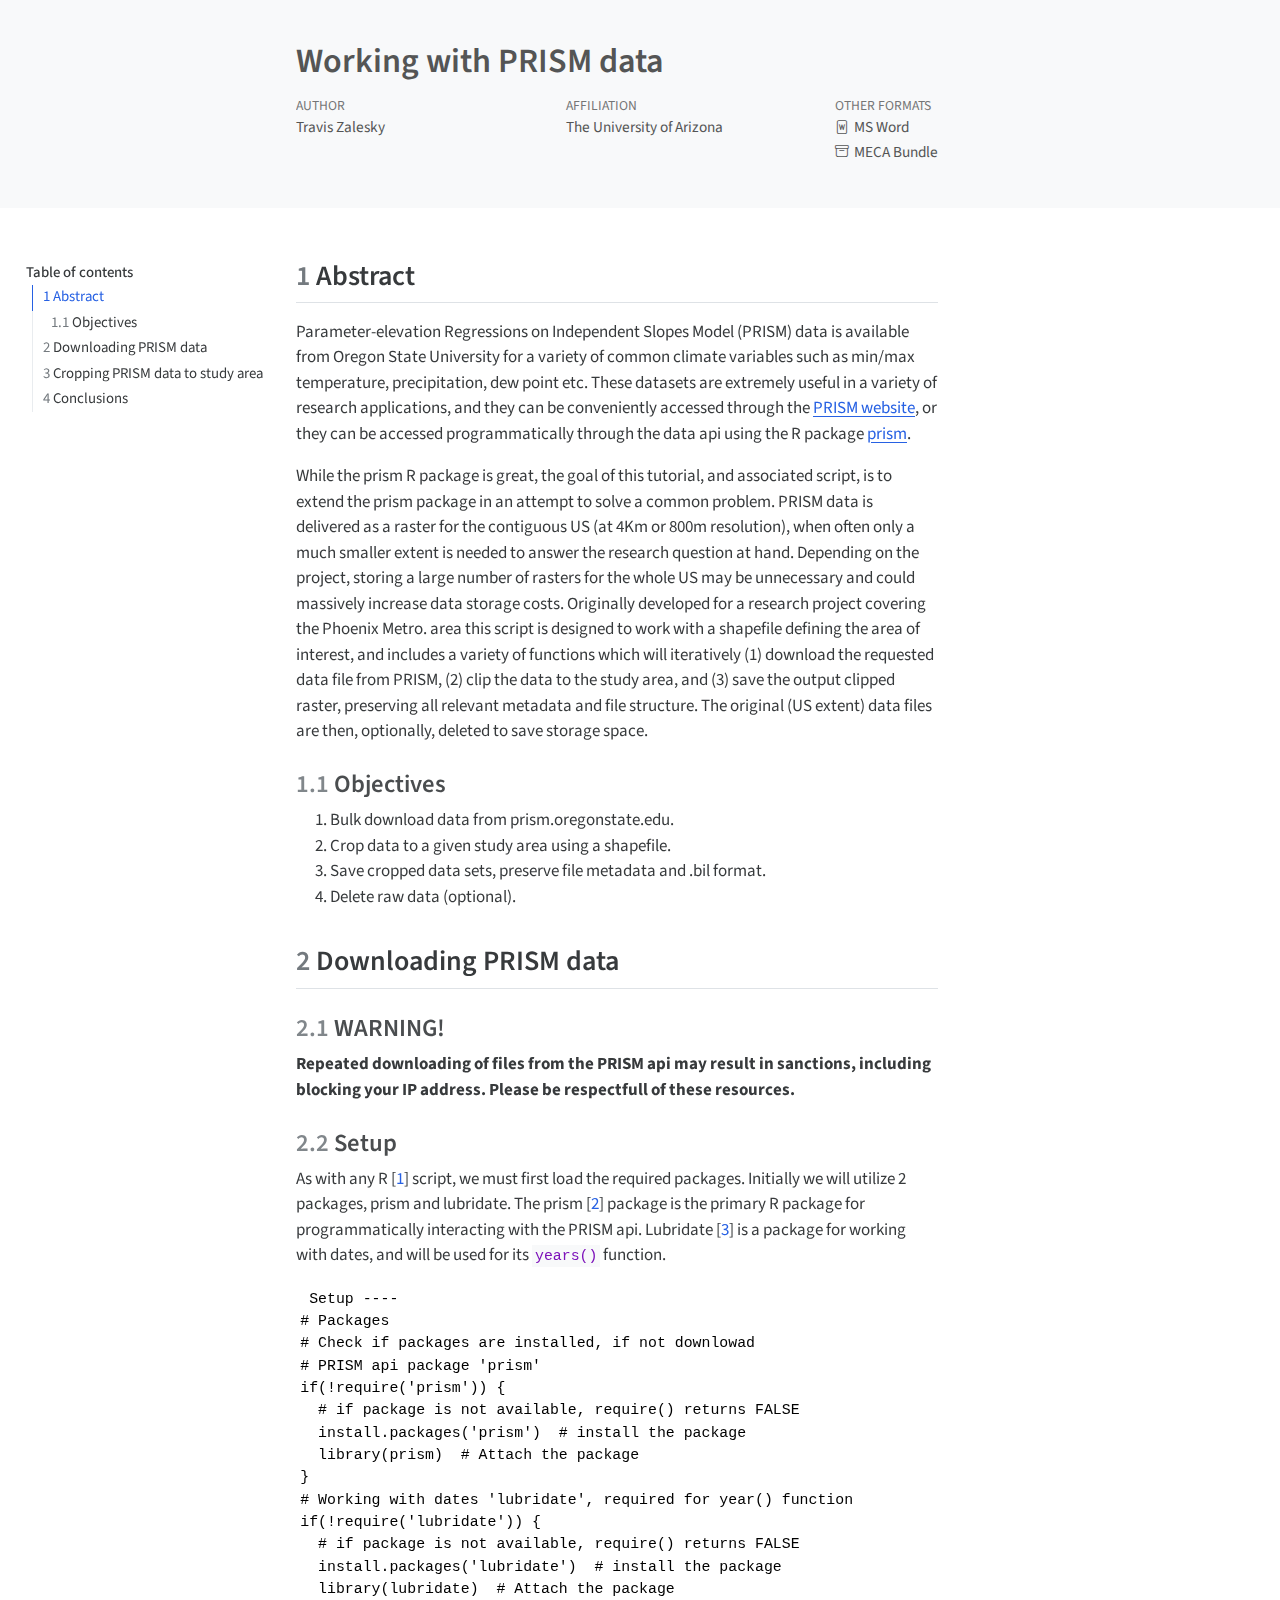
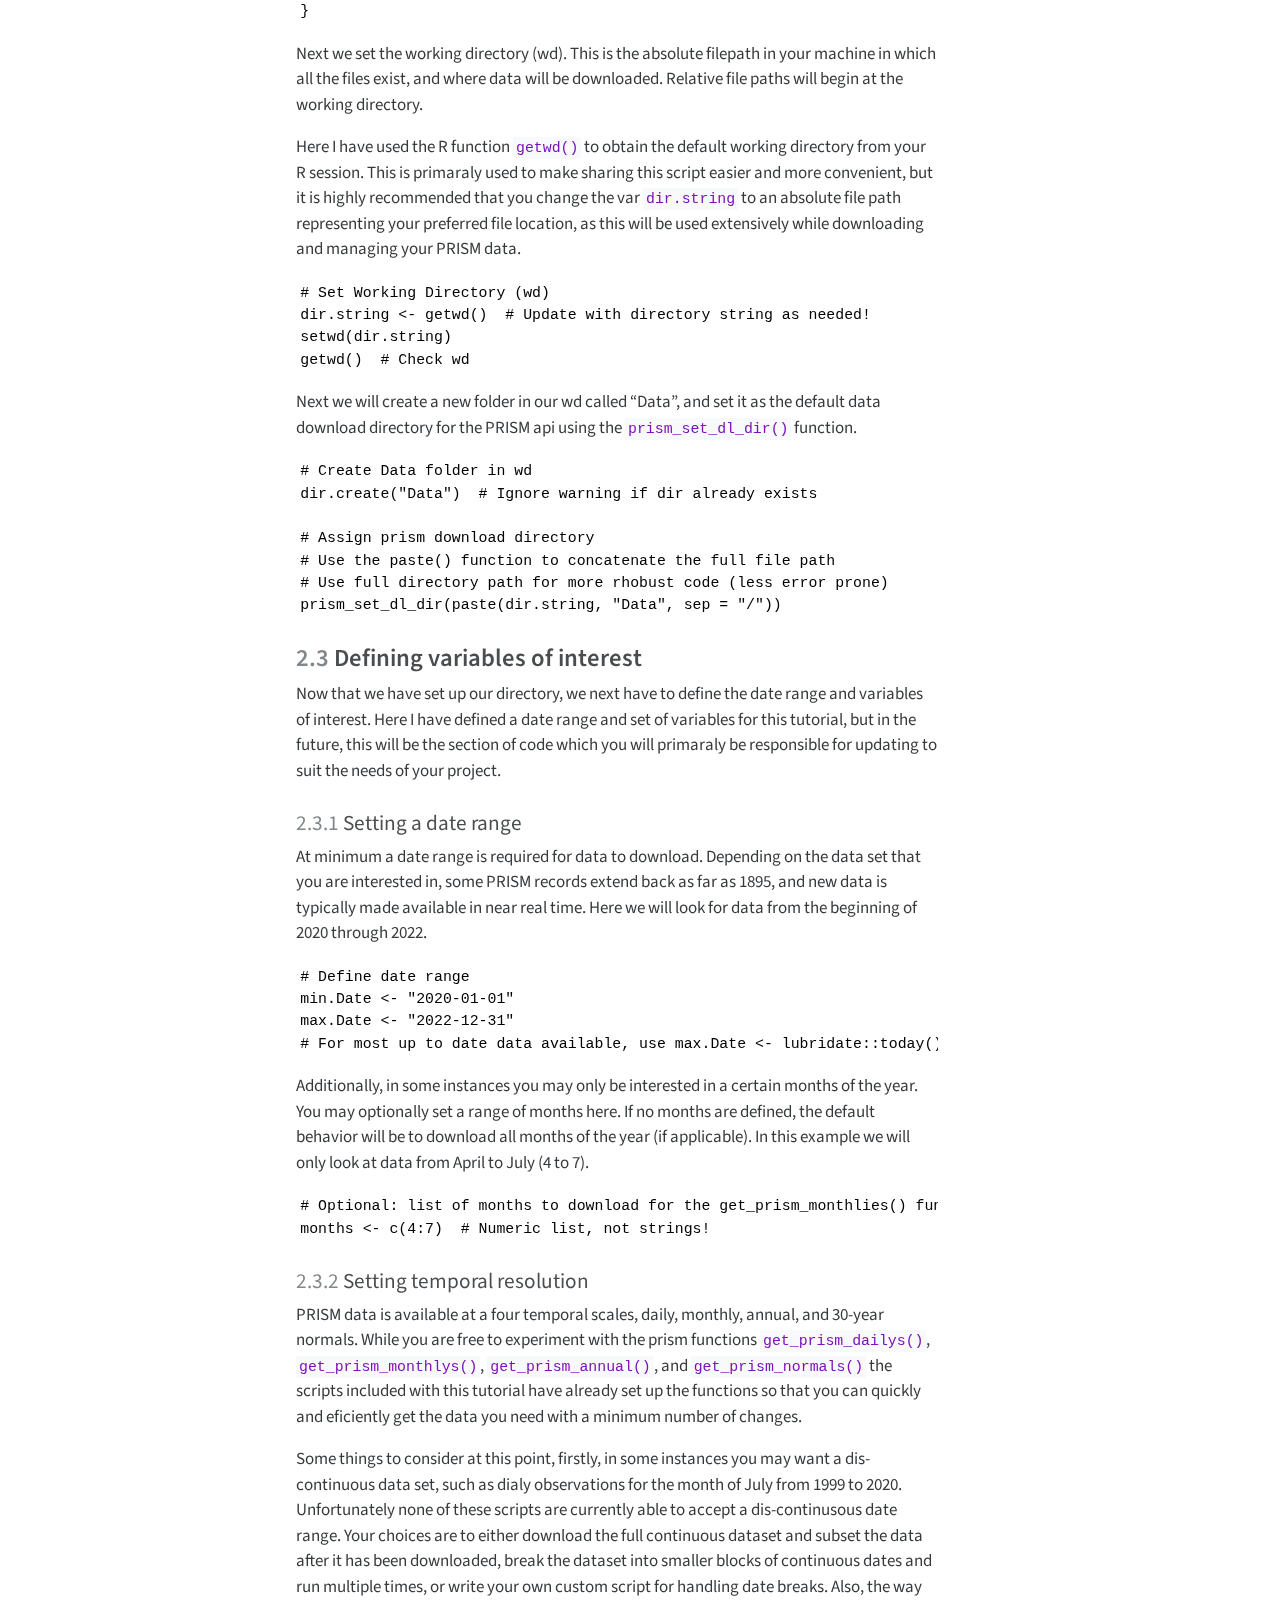
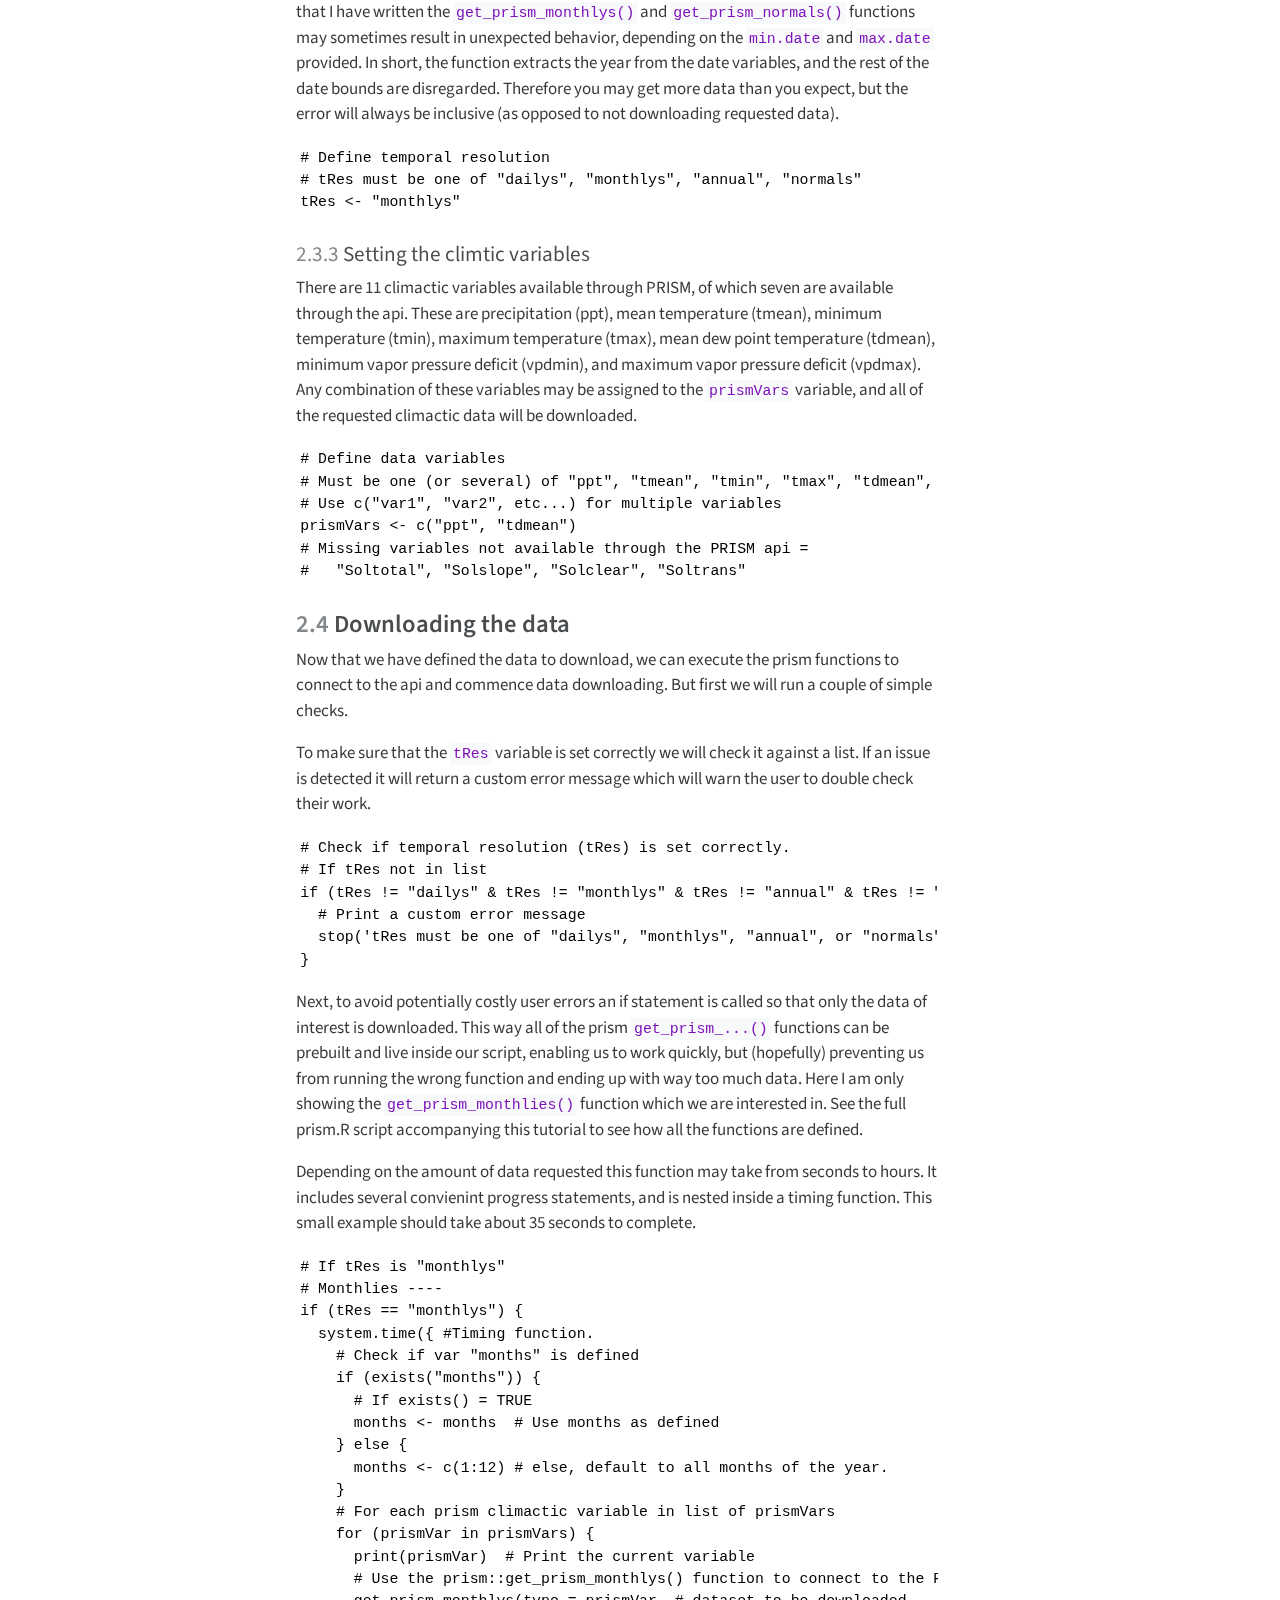
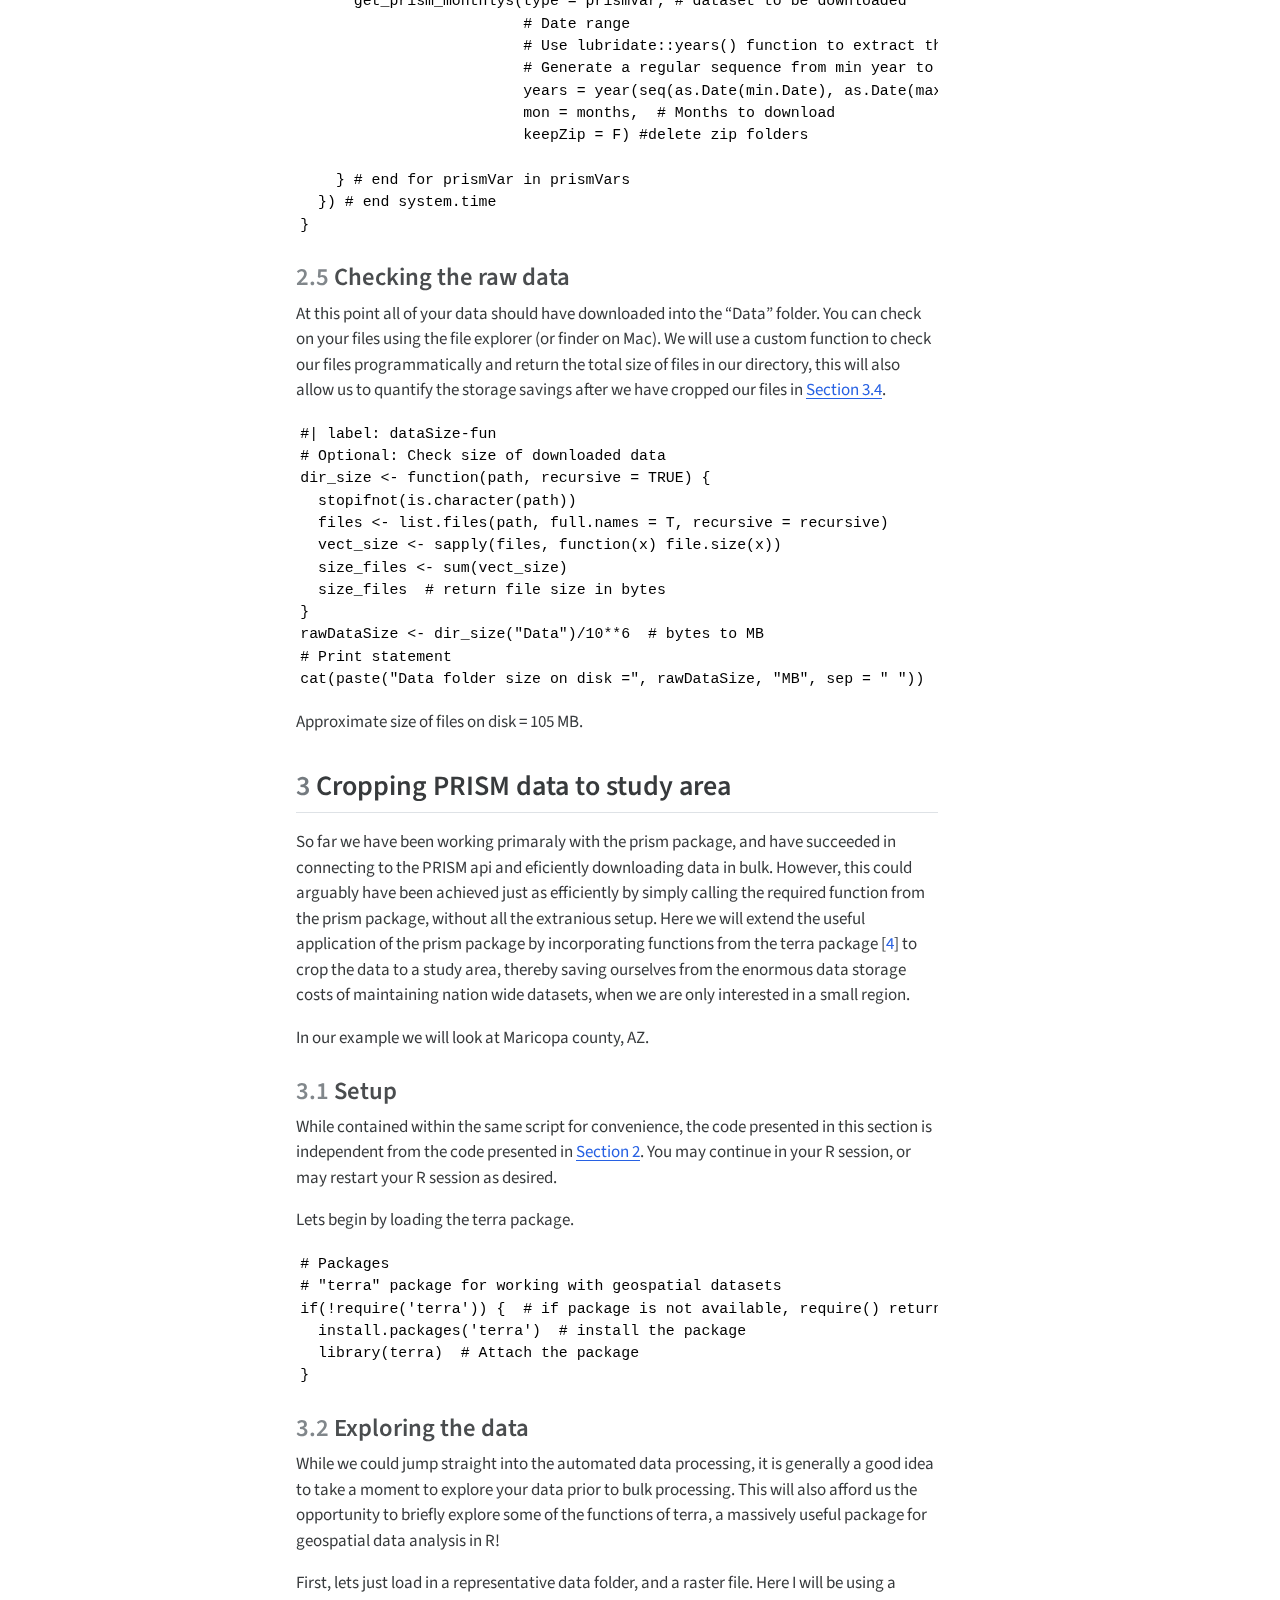
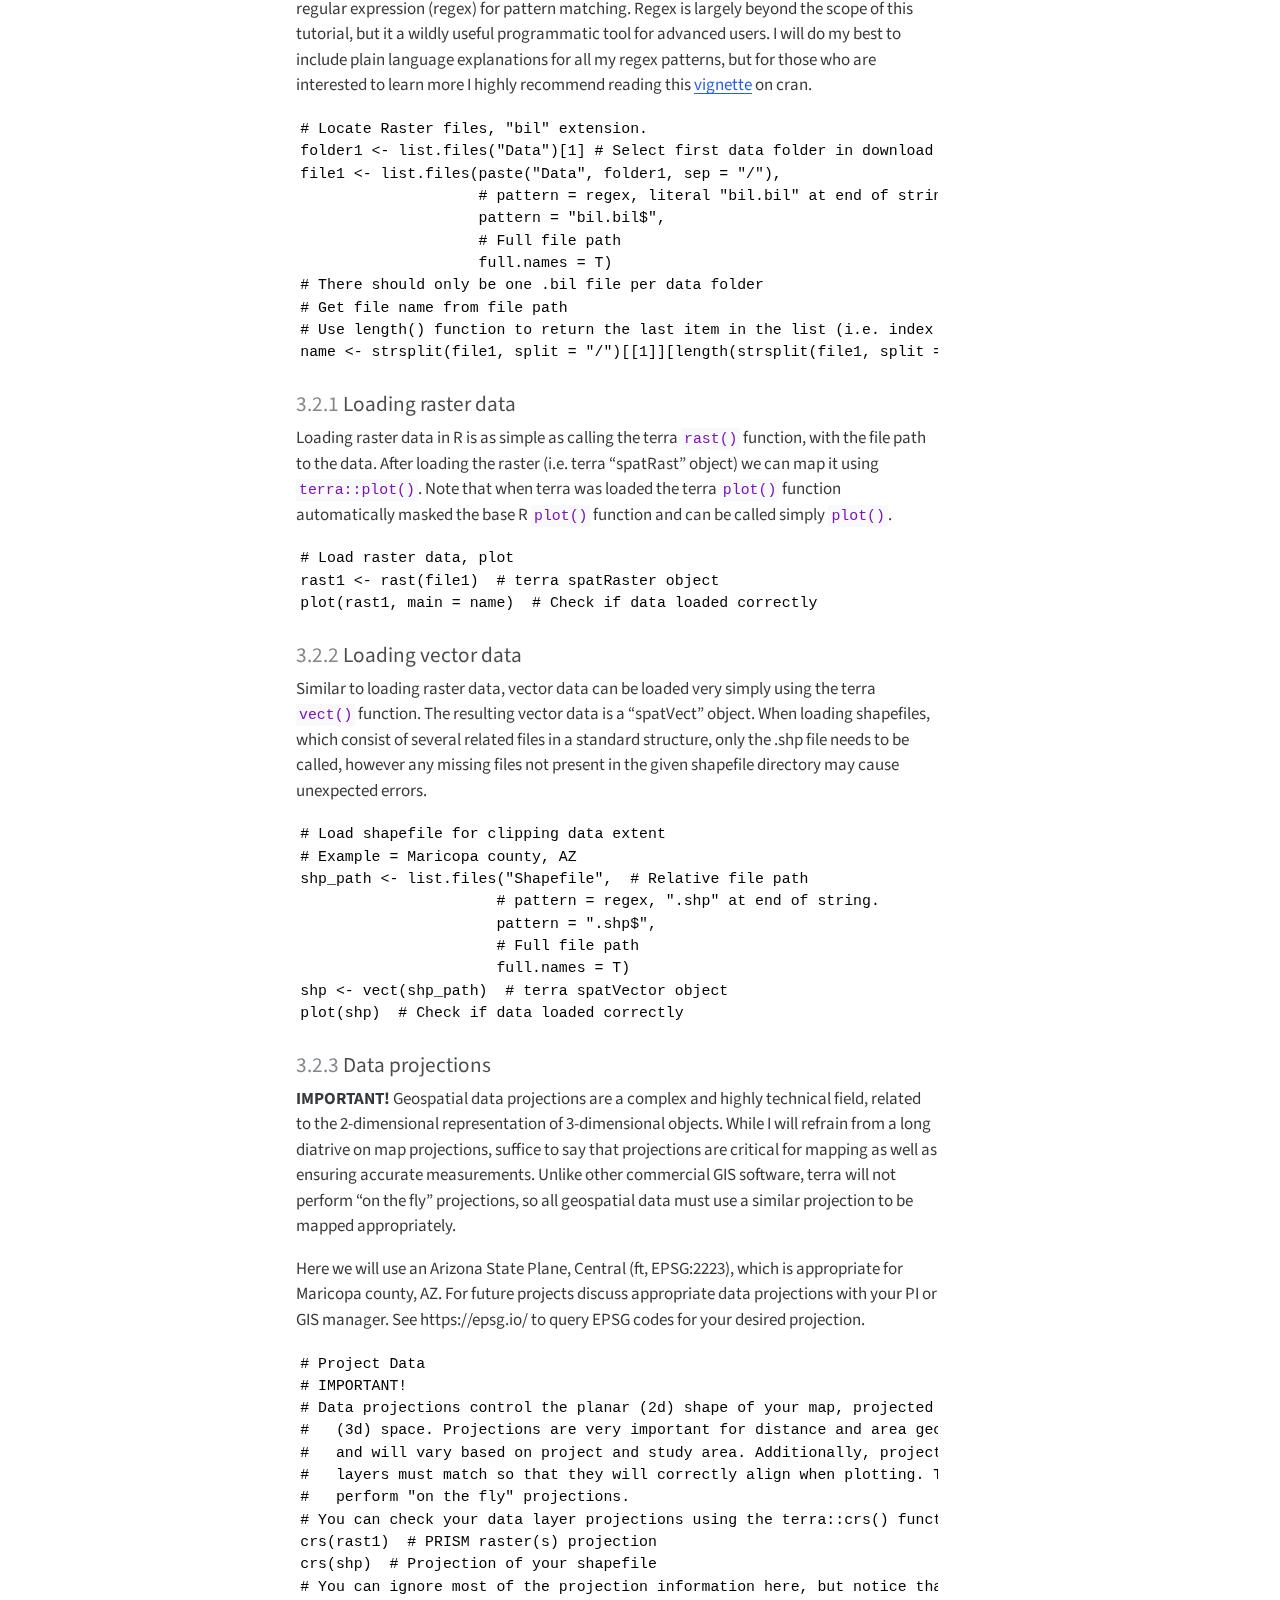
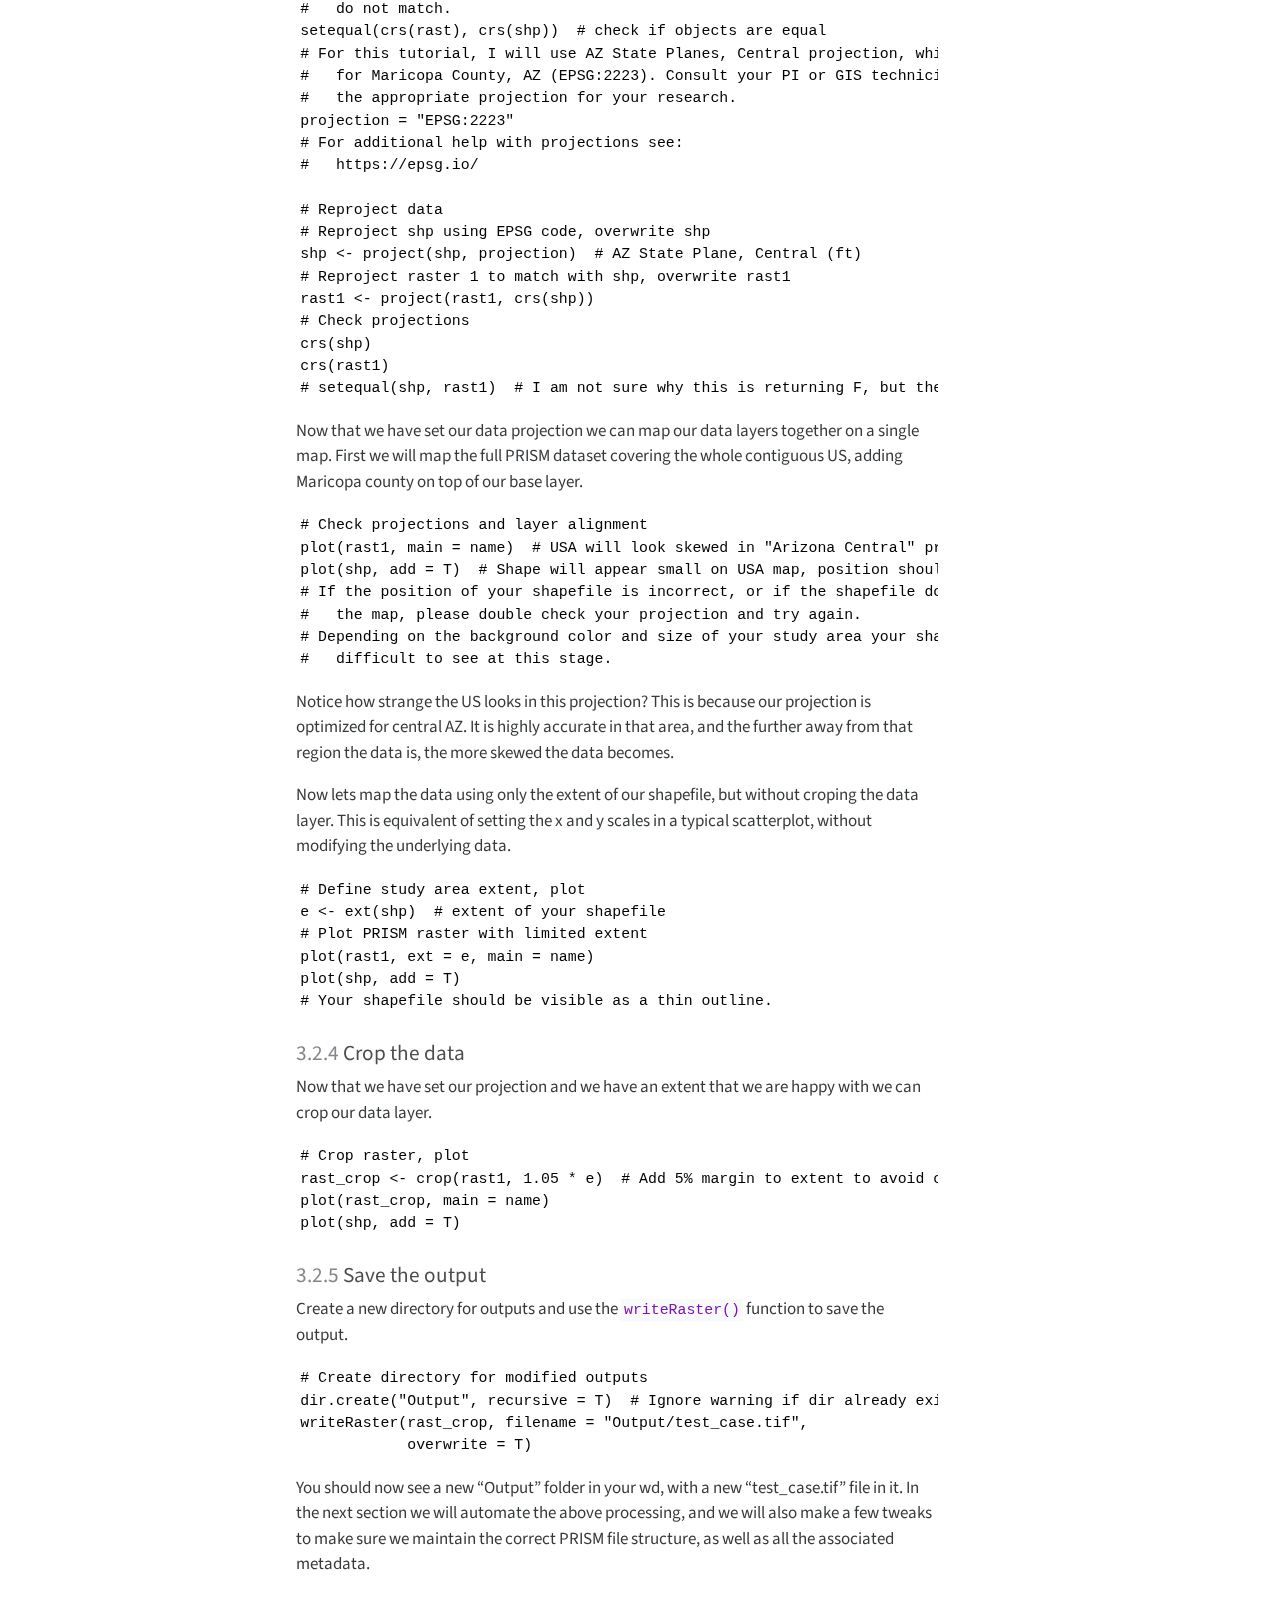
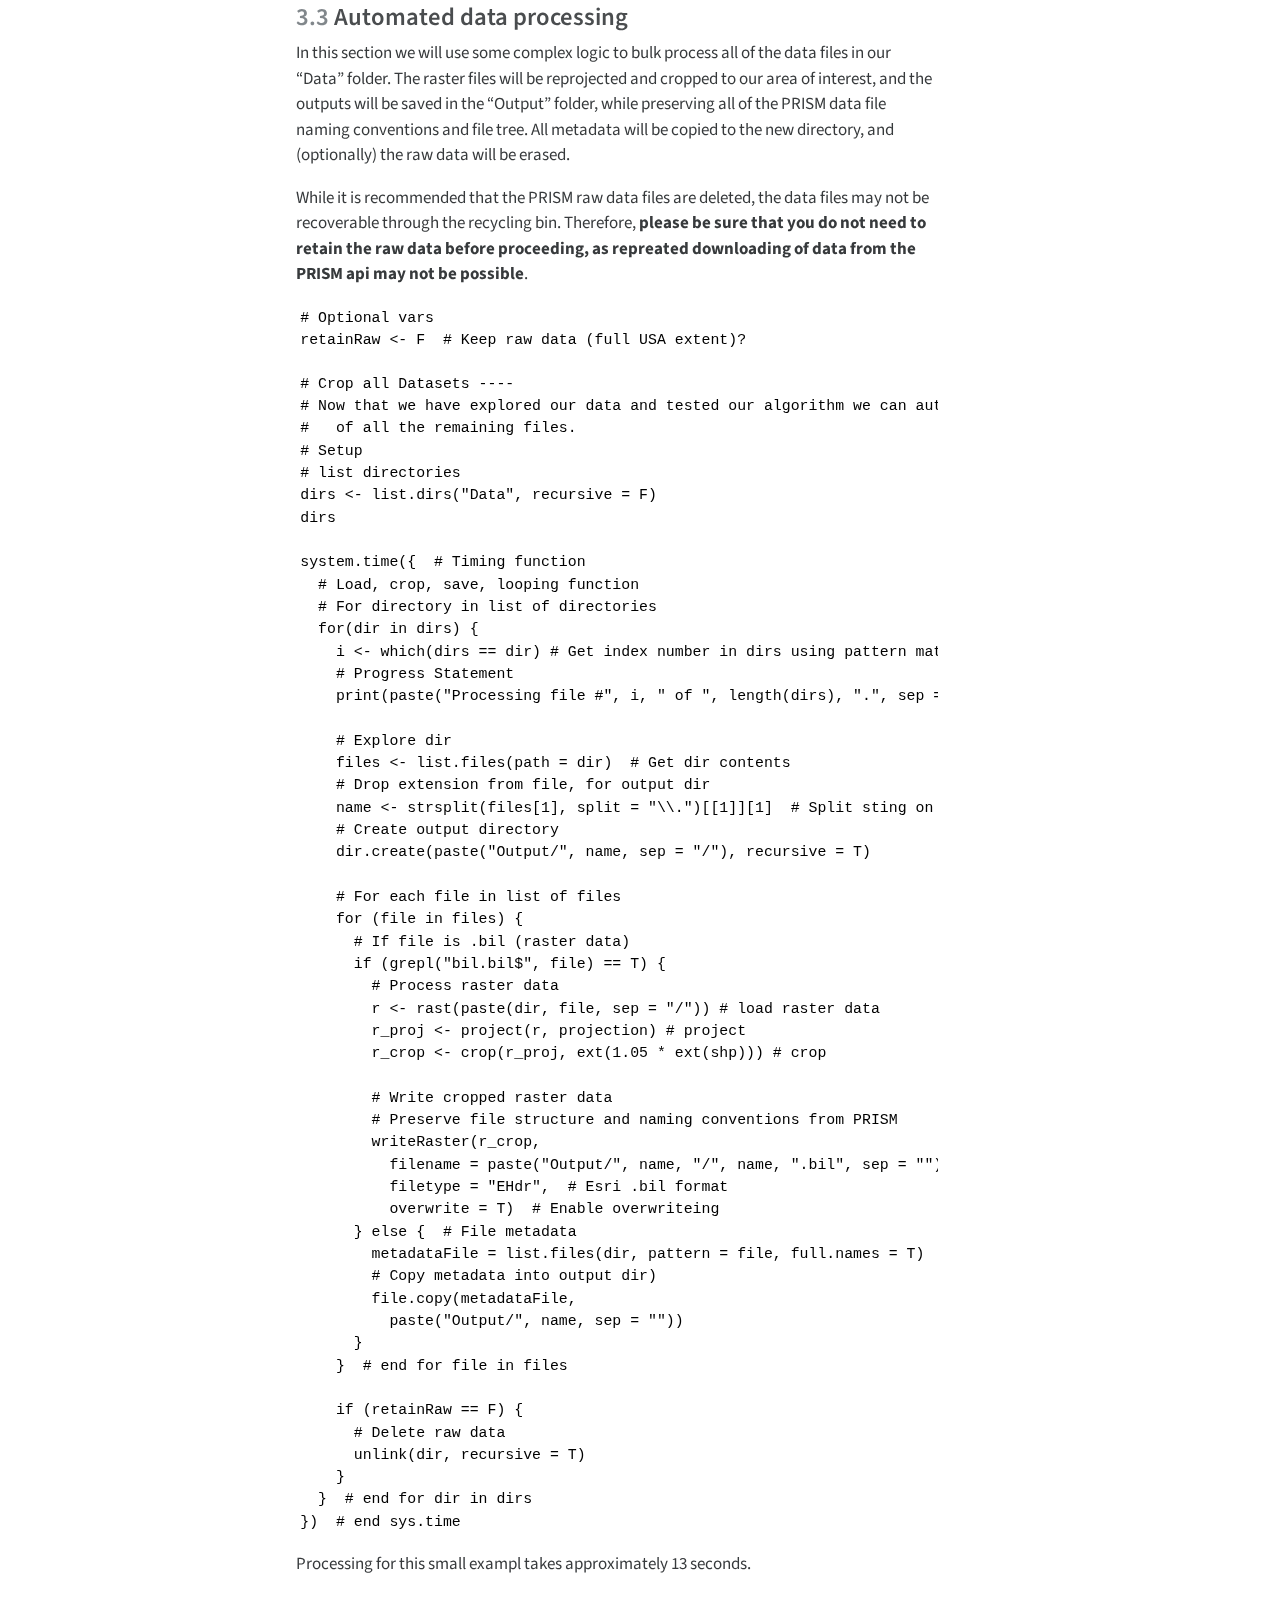
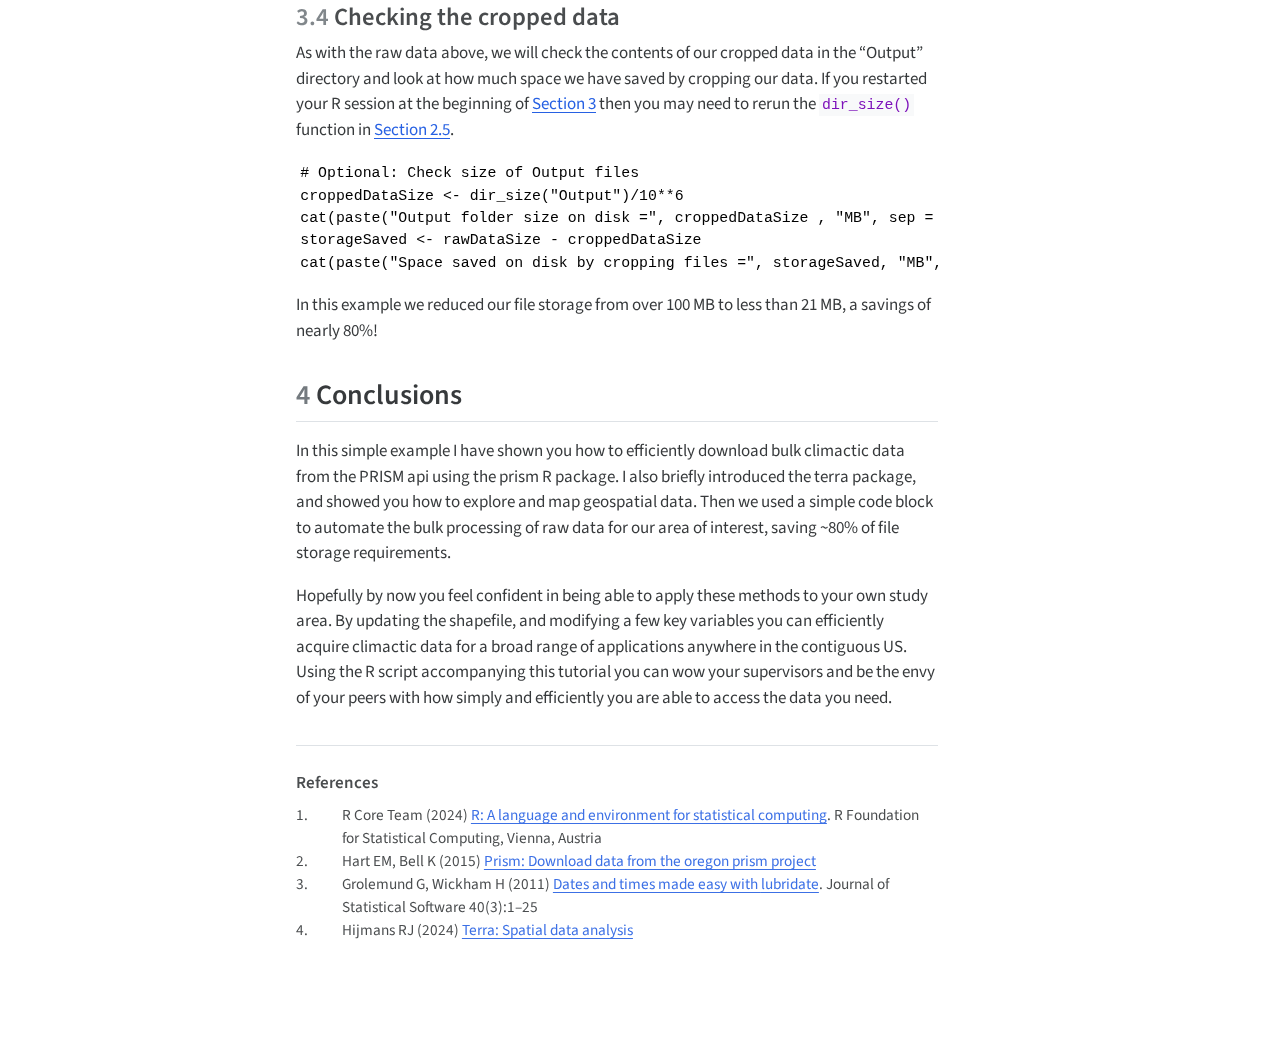
<file: Working_with_PRISM/_manuscript/index.html>
<!DOCTYPE html>
<html xmlns="http://www.w3.org/1999/xhtml" lang="en" xml:lang="en"><head>

<meta charset="utf-8">
<meta name="generator" content="quarto-1.5.57">

<meta name="viewport" content="width=device-width, initial-scale=1.0, user-scalable=yes">


<title>Working with PRISM data</title>
<style>
code{white-space: pre-wrap;}
span.smallcaps{font-variant: small-caps;}
div.columns{display: flex; gap: min(4vw, 1.5em);}
div.column{flex: auto; overflow-x: auto;}
div.hanging-indent{margin-left: 1.5em; text-indent: -1.5em;}
ul.task-list{list-style: none;}
ul.task-list li input[type="checkbox"] {
  width: 0.8em;
  margin: 0 0.8em 0.2em -1em; /* quarto-specific, see https://github.com/quarto-dev/quarto-cli/issues/4556 */ 
  vertical-align: middle;
}
/* CSS for citations */
div.csl-bib-body { }
div.csl-entry {
  clear: both;
}
.hanging-indent div.csl-entry {
  margin-left:2em;
  text-indent:-2em;
}
div.csl-left-margin {
  min-width:2em;
  float:left;
}
div.csl-right-inline {
  margin-left:2em;
  padding-left:1em;
}
div.csl-indent {
  margin-left: 2em;
}</style>


<script src="site_libs/clipboard/clipboard.min.js"></script>
<script src="site_libs/quarto-html/quarto.js"></script>
<script src="site_libs/quarto-html/popper.min.js"></script>
<script src="site_libs/quarto-html/tippy.umd.min.js"></script>
<script src="site_libs/quarto-html/anchor.min.js"></script>
<link href="site_libs/quarto-html/tippy.css" rel="stylesheet">
<link href="site_libs/quarto-html/quarto-syntax-highlighting.css" rel="stylesheet" id="quarto-text-highlighting-styles">
<script src="site_libs/bootstrap/bootstrap.min.js"></script>
<link href="site_libs/bootstrap/bootstrap-icons.css" rel="stylesheet">
<link href="site_libs/bootstrap/bootstrap.min.css" rel="stylesheet" id="quarto-bootstrap" data-mode="light">
<script async="" src="https://hypothes.is/embed.js"></script>
<script>
  window.document.addEventListener("DOMContentLoaded", function (_event) {
    document.body.classList.add('hypothesis-enabled');
  });
</script>


<meta name="citation_title" content="Working with PRISM data">
<meta name="citation_author" content="Travis Zalesky">
<meta name="citation_language" content="en">
<meta name="citation_reference" content="citation_title=Prism: Download data from the oregon prism project;,citation_author=Edmund M. Hart;,citation_author=Kendon Bell;,citation_publication_date=2015;,citation_cover_date=2015;,citation_year=2015;,citation_fulltext_html_url=https://github.com/ropensci/prism;,citation_doi=10.5281/zenodo.33663;">
<meta name="citation_reference" content="citation_title=Terra: Spatial data analysis;,citation_author=Robert J. Hijmans;,citation_publication_date=2024;,citation_cover_date=2024;,citation_year=2024;,citation_fulltext_html_url=https://CRAN.R-project.org/package=terra;">
<meta name="citation_reference" content="citation_title=R: A language and environment for statistical computing;,citation_author=R Core Team;,citation_publication_date=2024;,citation_cover_date=2024;,citation_year=2024;,citation_fulltext_html_url=https://www.R-project.org/;">
<meta name="citation_reference" content="citation_title=Dates and times made easy with lubridate;,citation_author=Garrett Grolemund;,citation_author=Hadley Wickham;,citation_publication_date=2011;,citation_cover_date=2011;,citation_year=2011;,citation_fulltext_html_url=https://www.jstatsoft.org/v40/i03/;,citation_issue=3;,citation_volume=40;,citation_journal_title=Journal of Statistical Software;">
</head>

<body>

<header id="title-block-header" class="quarto-title-block default toc-left page-columns page-full">
  <div class="quarto-title-banner page-columns page-full">
    <div class="quarto-title column-body">
      <h1 class="title">Working with PRISM data</h1>
          </div>

    
    <div class="quarto-title-meta-container">
      <div class="quarto-title-meta-column-start">
            <div class="quarto-title-meta-author">
          <div class="quarto-title-meta-heading">Author</div>
          <div class="quarto-title-meta-heading">Affiliation</div>
          
                <div class="quarto-title-meta-contents">
            <p class="author">Travis Zalesky </p>
          </div>
                <div class="quarto-title-meta-contents">
                    <p class="affiliation">
                        The University of Arizona
                      </p>
                  </div>
                    </div>
        
        <div class="quarto-title-meta">

                      
          
                
              </div>
      </div>
      <div class="quarto-title-meta-column-end quarto-other-formats-target">
      <div class="quarto-alternate-formats"><div class="quarto-title-meta-heading">Other Formats</div><div class="quarto-title-meta-contents"><p><a href="index.docx"><i class="bi bi-file-word"></i>MS Word</a></p></div><div class="quarto-title-meta-contents"><p><a href="index-meca.zip" data-meca-link="true"><i class="bi bi-archive"></i>MECA Bundle</a></p></div></div></div>
    </div>



    <div class="quarto-other-links-text-target">
    </div>  </div>
</header><div id="quarto-content" class="page-columns page-rows-contents page-layout-article toc-left">
<div id="quarto-sidebar-toc-left" class="sidebar toc-left">
  <nav id="TOC" role="doc-toc" class="toc-active">
    <h2 id="toc-title">Table of contents</h2>
   
  <ul>
  <li><a href="#abstract" id="toc-abstract" class="nav-link active" data-scroll-target="#abstract"><span class="header-section-number">1</span> Abstract</a>
  <ul class="collapse">
  <li><a href="#objectives" id="toc-objectives" class="nav-link" data-scroll-target="#objectives"><span class="header-section-number">1.1</span> Objectives</a></li>
  </ul></li>
  <li><a href="#sec-prism" id="toc-sec-prism" class="nav-link" data-scroll-target="#sec-prism"><span class="header-section-number">2</span> Downloading PRISM data</a>
  <ul class="collapse">
  <li><a href="#warning" id="toc-warning" class="nav-link" data-scroll-target="#warning"><span class="header-section-number">2.1</span> WARNING!</a></li>
  <li><a href="#setup" id="toc-setup" class="nav-link" data-scroll-target="#setup"><span class="header-section-number">2.2</span> Setup</a></li>
  <li><a href="#defining-variables-of-interest" id="toc-defining-variables-of-interest" class="nav-link" data-scroll-target="#defining-variables-of-interest"><span class="header-section-number">2.3</span> Defining variables of interest</a></li>
  <li><a href="#downloading-the-data" id="toc-downloading-the-data" class="nav-link" data-scroll-target="#downloading-the-data"><span class="header-section-number">2.4</span> Downloading the data</a></li>
  <li><a href="#sec-rawData" id="toc-sec-rawData" class="nav-link" data-scroll-target="#sec-rawData"><span class="header-section-number">2.5</span> Checking the raw data</a></li>
  </ul></li>
  <li><a href="#sec-terra" id="toc-sec-terra" class="nav-link" data-scroll-target="#sec-terra"><span class="header-section-number">3</span> Cropping PRISM data to study area</a>
  <ul class="collapse">
  <li><a href="#setup-1" id="toc-setup-1" class="nav-link" data-scroll-target="#setup-1"><span class="header-section-number">3.1</span> Setup</a></li>
  <li><a href="#exploring-the-data" id="toc-exploring-the-data" class="nav-link" data-scroll-target="#exploring-the-data"><span class="header-section-number">3.2</span> Exploring the data</a></li>
  <li><a href="#automated-data-processing" id="toc-automated-data-processing" class="nav-link" data-scroll-target="#automated-data-processing"><span class="header-section-number">3.3</span> Automated data processing</a></li>
  <li><a href="#sec-cropData" id="toc-sec-cropData" class="nav-link" data-scroll-target="#sec-cropData"><span class="header-section-number">3.4</span> Checking the cropped data</a></li>
  </ul></li>
  <li><a href="#conclusions" id="toc-conclusions" class="nav-link" data-scroll-target="#conclusions"><span class="header-section-number">4</span> Conclusions</a></li>
  </ul>
</nav>
</div>
<div id="quarto-margin-sidebar" class="sidebar margin-sidebar zindex-bottom">
</div>
<main class="content quarto-banner-title-block" id="quarto-document-content">



  


<section id="abstract" class="level2" data-number="1">
<h2 data-number="1" class="anchored" data-anchor-id="abstract"><span class="header-section-number">1</span> Abstract</h2>
<p>Parameter-elevation Regressions on Independent Slopes Model (PRISM) data is available from Oregon State University for a variety of common climate variables such as min/max temperature, precipitation, dew point etc. These datasets are extremely useful in a variety of research applications, and they can be conveniently accessed through the <a href="https://prism.oregonstate.edu/">PRISM website</a>, or they can be accessed programmatically through the data api using the R package <a href="https://cran.r-project.org/web/packages/prism/index.html">prism</a>.</p>
<p>While the prism R package is great, the goal of this tutorial, and associated script, is to extend the prism package in an attempt to solve a common problem. PRISM data is delivered as a raster for the contiguous US (at 4Km or 800m resolution), when often only a much smaller extent is needed to answer the research question at hand. Depending on the project, storing a large number of rasters for the whole US may be unnecessary and could massively increase data storage costs. Originally developed for a research project covering the Phoenix Metro. area this script is designed to work with a shapefile defining the area of interest, and includes a variety of functions which will iteratively (1) download the requested data file from PRISM, (2) clip the data to the study area, and (3) save the output clipped raster, preserving all relevant metadata and file structure. The original (US extent) data files are then, optionally, deleted to save storage space.</p>
<section id="objectives" class="level3" data-number="1.1">
<h3 data-number="1.1" class="anchored" data-anchor-id="objectives"><span class="header-section-number">1.1</span> Objectives</h3>
<ol type="1">
<li>Bulk download data from prism.oregonstate.edu.</li>
<li>Crop data to a given study area using a shapefile.</li>
<li>Save cropped data sets, preserve file metadata and .bil format.</li>
<li>Delete raw data (optional).</li>
</ol>
</section>
</section>
<section id="sec-prism" class="level2" data-number="2">
<h2 data-number="2" class="anchored" data-anchor-id="sec-prism"><span class="header-section-number">2</span> Downloading PRISM data</h2>
<section id="warning" class="level3" data-number="2.1">
<h3 data-number="2.1" class="anchored" data-anchor-id="warning"><span class="header-section-number">2.1</span> WARNING!</h3>
<p><strong>Repeated downloading of files from the PRISM api may result in sanctions, including blocking your IP address. Please be respectfull of these resources.</strong></p>
</section>
<section id="setup" class="level3" data-number="2.2">
<h3 data-number="2.2" class="anchored" data-anchor-id="setup"><span class="header-section-number">2.2</span> Setup</h3>
<p>As with any R <span class="citation" data-cites="base_R">[<a href="#ref-base_R" role="doc-biblioref">1</a>]</span> script, we must first load the required packages. Initially we will utilize 2 packages, prism and lubridate. The prism <span class="citation" data-cites="prism">[<a href="#ref-prism" role="doc-biblioref">2</a>]</span> package is the primary R package for programmatically interacting with the PRISM api. Lubridate <span class="citation" data-cites="lubridate">[<a href="#ref-lubridate" role="doc-biblioref">3</a>]</span> is a package for working with dates, and will be used for its <code>years()</code> function.</p>
<pre><code> Setup ----
# Packages
# Check if packages are installed, if not downlowad
# PRISM api package 'prism'
if(!require('prism')) {  
  # if package is not available, require() returns FALSE
  install.packages('prism')  # install the package
  library(prism)  # Attach the package
}
# Working with dates 'lubridate', required for year() function
if(!require('lubridate')) {  
  # if package is not available, require() returns FALSE
  install.packages('lubridate')  # install the package
  library(lubridate)  # Attach the package
}</code></pre>
<p>Next we set the working directory (wd). This is the absolute filepath in your machine in which all the files exist, and where data will be downloaded. Relative file paths will begin at the working directory.</p>
<p>Here I have used the R function <code>getwd()</code> to obtain the default working directory from your R session. This is primaraly used to make sharing this script easier and more convenient, but it is highly recommended that you change the var <code>dir.string</code> to an absolute file path representing your preferred file location, as this will be used extensively while downloading and managing your PRISM data.</p>
<pre><code># Set Working Directory (wd)
dir.string &lt;- getwd()  # Update with directory string as needed!
setwd(dir.string)
getwd()  # Check wd</code></pre>
<p>Next we will create a new folder in our wd called “Data”, and set it as the default data download directory for the PRISM api using the <code>prism_set_dl_dir()</code> function.</p>
<pre><code># Create Data folder in wd
dir.create("Data")  # Ignore warning if dir already exists

# Assign prism download directory
# Use the paste() function to concatenate the full file path
# Use full directory path for more rhobust code (less error prone)
prism_set_dl_dir(paste(dir.string, "Data", sep = "/"))</code></pre>
</section>
<section id="defining-variables-of-interest" class="level3" data-number="2.3">
<h3 data-number="2.3" class="anchored" data-anchor-id="defining-variables-of-interest"><span class="header-section-number">2.3</span> Defining variables of interest</h3>
<p>Now that we have set up our directory, we next have to define the date range and variables of interest. Here I have defined a date range and set of variables for this tutorial, but in the future, this will be the section of code which you will primaraly be responsible for updating to suit the needs of your project.</p>
<section id="setting-a-date-range" class="level4" data-number="2.3.1">
<h4 data-number="2.3.1" class="anchored" data-anchor-id="setting-a-date-range"><span class="header-section-number">2.3.1</span> Setting a date range</h4>
<p>At minimum a date range is required for data to download. Depending on the data set that you are interested in, some PRISM records extend back as far as 1895, and new data is typically made available in near real time. Here we will look for data from the beginning of 2020 through 2022.</p>
<pre><code># Define date range
min.Date &lt;- "2020-01-01"
max.Date &lt;- "2022-12-31"
# For most up to date data available, use max.Date &lt;- lubridate::today()</code></pre>
<p>Additionally, in some instances you may only be interested in a certain months of the year. You may optionally set a range of months here. If no months are defined, the default behavior will be to download all months of the year (if applicable). In this example we will only look at data from April to July (4 to 7).</p>
<pre><code># Optional: list of months to download for the get_prism_monthlies() function
months &lt;- c(4:7)  # Numeric list, not strings!</code></pre>
</section>
<section id="setting-temporal-resolution" class="level4" data-number="2.3.2">
<h4 data-number="2.3.2" class="anchored" data-anchor-id="setting-temporal-resolution"><span class="header-section-number">2.3.2</span> Setting temporal resolution</h4>
<p>PRISM data is available at a four temporal scales, daily, monthly, annual, and 30-year normals. While you are free to experiment with the prism functions <code>get_prism_dailys()</code>, <code>get_prism_monthlys()</code>, <code>get_prism_annual()</code>, and <code>get_prism_normals()</code> the scripts included with this tutorial have already set up the functions so that you can quickly and eficiently get the data you need with a minimum number of changes.</p>
<p>Some things to consider at this point, firstly, in some instances you may want a dis-continuous data set, such as dialy observations for the month of July from 1999 to 2020. Unfortunately none of these scripts are currently able to accept a dis-continusous date range. Your choices are to either download the full continuous dataset and subset the data after it has been downloaded, break the dataset into smaller blocks of continuous dates and run multiple times, or write your own custom script for handling date breaks. Also, the way that I have written the <code>get_prism_monthlys()</code> and <code>get_prism_normals()</code> functions may sometimes result in unexpected behavior, depending on the <code>min.date</code> and <code>max.date</code> provided. In short, the function extracts the year from the date variables, and the rest of the date bounds are disregarded. Therefore you may get more data than you expect, but the error will always be inclusive (as opposed to not downloading requested data).</p>
<pre><code># Define temporal resolution
# tRes must be one of "dailys", "monthlys", "annual", "normals"
tRes &lt;- "monthlys"</code></pre>
</section>
<section id="setting-the-climtic-variables" class="level4" data-number="2.3.3">
<h4 data-number="2.3.3" class="anchored" data-anchor-id="setting-the-climtic-variables"><span class="header-section-number">2.3.3</span> Setting the climtic variables</h4>
<p>There are 11 climactic variables available through PRISM, of which seven are available through the api. These are precipitation (ppt), mean temperature (tmean), minimum temperature (tmin), maximum temperature (tmax), mean dew point temperature (tdmean), minimum vapor pressure deficit (vpdmin), and maximum vapor pressure deficit (vpdmax). Any combination of these variables may be assigned to the <code>prismVars</code> variable, and all of the requested climactic data will be downloaded.</p>
<pre><code># Define data variables
# Must be one (or several) of "ppt", "tmean", "tmin", "tmax", "tdmean", "vpdmin", "vpdmax"
# Use c("var1", "var2", etc...) for multiple variables
prismVars &lt;- c("ppt", "tdmean")
# Missing variables not available through the PRISM api = 
#   "Soltotal", "Solslope", "Solclear", "Soltrans"</code></pre>
</section>
</section>
<section id="downloading-the-data" class="level3" data-number="2.4">
<h3 data-number="2.4" class="anchored" data-anchor-id="downloading-the-data"><span class="header-section-number">2.4</span> Downloading the data</h3>
<p>Now that we have defined the data to download, we can execute the prism functions to connect to the api and commence data downloading. But first we will run a couple of simple checks.</p>
<p>To make sure that the <code>tRes</code> variable is set correctly we will check it against a list. If an issue is detected it will return a custom error message which will warn the user to double check their work.</p>
<pre><code># Check if temporal resolution (tRes) is set correctly.
# If tRes not in list
if (tRes != "dailys" &amp; tRes != "monthlys" &amp; tRes != "annual" &amp; tRes != "normals") {
  # Print a custom error message
  stop('tRes must be one of "dailys", "monthlys", "annual", or "normals". Please ensure your variable is set correctly.')
}</code></pre>
<p>Next, to avoid potentially costly user errors an if statement is called so that only the data of interest is downloaded. This way all of the prism <code>get_prism_...()</code> functions can be prebuilt and live inside our script, enabling us to work quickly, but (hopefully) preventing us from running the wrong function and ending up with way too much data. Here I am only showing the <code>get_prism_monthlies()</code> function which we are interested in. See the full prism.R script accompanying this tutorial to see how all the functions are defined.</p>
<p>Depending on the amount of data requested this function may take from seconds to hours. It includes several convienint progress statements, and is nested inside a timing function. This small example should take about 35 seconds to complete.</p>
<pre><code># If tRes is "monthlys"
# Monthlies ----
if (tRes == "monthlys") {
  system.time({ #Timing function.
    # Check if var "months" is defined
    if (exists("months")) {
      # If exists() = TRUE
      months &lt;- months  # Use months as defined
    } else {
      months &lt;- c(1:12) # else, default to all months of the year.
    }
    # For each prism climactic variable in list of prismVars
    for (prismVar in prismVars) {
      print(prismVar)  # Print the current variable
      # Use the prism::get_prism_monthlys() function to connect to the PRISM api
      get_prism_monthlys(type = prismVar, # dataset to be downloaded
                         # Date range
                         # Use lubridate::years() function to extract the year from the min/max date vars
                         # Generate a regular sequence from min year to max year
                         years = year(seq(as.Date(min.Date), as.Date(max.Date), by="years")),
                         mon = months,  # Months to download
                         keepZip = F) #delete zip folders
      
    } # end for prismVar in prismVars
  }) # end system.time
}</code></pre>
</section>
<section id="sec-rawData" class="level3" data-number="2.5">
<h3 data-number="2.5" class="anchored" data-anchor-id="sec-rawData"><span class="header-section-number">2.5</span> Checking the raw data</h3>
<p>At this point all of your data should have downloaded into the “Data” folder. You can check on your files using the file explorer (or finder on Mac). We will use a custom function to check our files programmatically and return the total size of files in our directory, this will also allow us to quantify the storage savings after we have cropped our files in <a href="#sec-cropData" class="quarto-xref">Section&nbsp;3.4</a>.</p>
<pre><code>#| label: dataSize-fun
# Optional: Check size of downloaded data
dir_size &lt;- function(path, recursive = TRUE) {
  stopifnot(is.character(path))
  files &lt;- list.files(path, full.names = T, recursive = recursive)
  vect_size &lt;- sapply(files, function(x) file.size(x))
  size_files &lt;- sum(vect_size)
  size_files  # return file size in bytes
}
rawDataSize &lt;- dir_size("Data")/10**6  # bytes to MB
# Print statement
cat(paste("Data folder size on disk =", rawDataSize, "MB", sep = " "))</code></pre>
<p>Approximate size of files on disk = 105 MB.</p>
</section>
</section>
<section id="sec-terra" class="level2" data-number="3">
<h2 data-number="3" class="anchored" data-anchor-id="sec-terra"><span class="header-section-number">3</span> Cropping PRISM data to study area</h2>
<p>So far we have been working primaraly with the prism package, and have succeeded in connecting to the PRISM api and eficiently downloading data in bulk. However, this could arguably have been achieved just as efficiently by simply calling the required function from the prism package, without all the extranious setup. Here we will extend the useful application of the prism package by incorporating functions from the terra package <span class="citation" data-cites="terra">[<a href="#ref-terra" role="doc-biblioref">4</a>]</span> to crop the data to a study area, thereby saving ourselves from the enormous data storage costs of maintaining nation wide datasets, when we are only interested in a small region.</p>
<p>In our example we will look at Maricopa county, AZ.</p>
<section id="setup-1" class="level3" data-number="3.1">
<h3 data-number="3.1" class="anchored" data-anchor-id="setup-1"><span class="header-section-number">3.1</span> Setup</h3>
<p>While contained within the same script for convenience, the code presented in this section is independent from the code presented in <a href="#sec-prism" class="quarto-xref">Section&nbsp;2</a>. You may continue in your R session, or may restart your R session as desired.</p>
<p>Lets begin by loading the terra package.</p>
<pre><code># Packages
# "terra" package for working with geospatial datasets
if(!require('terra')) {  # if package is not available, require() returns FALSE
  install.packages('terra')  # install the package
  library(terra)  # Attach the package
}</code></pre>
</section>
<section id="exploring-the-data" class="level3" data-number="3.2">
<h3 data-number="3.2" class="anchored" data-anchor-id="exploring-the-data"><span class="header-section-number">3.2</span> Exploring the data</h3>
<p>While we could jump straight into the automated data processing, it is generally a good idea to take a moment to explore your data prior to bulk processing. This will also afford us the opportunity to briefly explore some of the functions of terra, a massively useful package for geospatial data analysis in R!</p>
<p>First, lets just load in a representative data folder, and a raster file. Here I will be using a regular expression (regex) for pattern matching. Regex is largely beyond the scope of this tutorial, but it a wildly useful programmatic tool for advanced users. I will do my best to include plain language explanations for all my regex patterns, but for those who are interested to learn more I highly recommend reading this <a href="https://cran.r-project.org/web/packages/stringr/vignettes/regular-expressions.html">vignette</a> on cran.</p>
<pre><code># Locate Raster files, "bil" extension.
folder1 &lt;- list.files("Data")[1] # Select first data folder in download directory
file1 &lt;- list.files(paste("Data", folder1, sep = "/"), 
                    # pattern = regex, literal "bil.bil" at end of string.
                    pattern = "bil.bil$",
                    # Full file path 
                    full.names = T)
# There should only be one .bil file per data folder
# Get file name from file path
# Use length() function to return the last item in the list (i.e. index = length(list))
name &lt;- strsplit(file1, split = "/")[[1]][length(strsplit(file1, split = "/")[[1]])]</code></pre>
<section id="loading-raster-data" class="level4" data-number="3.2.1">
<h4 data-number="3.2.1" class="anchored" data-anchor-id="loading-raster-data"><span class="header-section-number">3.2.1</span> Loading raster data</h4>
<p>Loading raster data in R is as simple as calling the terra <code>rast()</code> function, with the file path to the data. After loading the raster (i.e.&nbsp;terra “spatRast” object) we can map it using <code>terra::plot()</code>. Note that when terra was loaded the terra <code>plot()</code> function automatically masked the base R <code>plot()</code> function and can be called simply <code>plot()</code>.</p>
<pre><code># Load raster data, plot
rast1 &lt;- rast(file1)  # terra spatRaster object
plot(rast1, main = name)  # Check if data loaded correctly</code></pre>
</section>
<section id="loading-vector-data" class="level4" data-number="3.2.2">
<h4 data-number="3.2.2" class="anchored" data-anchor-id="loading-vector-data"><span class="header-section-number">3.2.2</span> Loading vector data</h4>
<p>Similar to loading raster data, vector data can be loaded very simply using the terra <code>vect()</code> function. The resulting vector data is a “spatVect” object. When loading shapefiles, which consist of several related files in a standard structure, only the .shp file needs to be called, however any missing files not present in the given shapefile directory may cause unexpected errors.</p>
<pre><code># Load shapefile for clipping data extent
# Example = Maricopa county, AZ
shp_path &lt;- list.files("Shapefile",  # Relative file path
                      # pattern = regex, ".shp" at end of string.
                      pattern = ".shp$",  
                      # Full file path
                      full.names = T)
shp &lt;- vect(shp_path)  # terra spatVector object
plot(shp)  # Check if data loaded correctly</code></pre>
</section>
<section id="data-projections" class="level4" data-number="3.2.3">
<h4 data-number="3.2.3" class="anchored" data-anchor-id="data-projections"><span class="header-section-number">3.2.3</span> Data projections</h4>
<p><strong>IMPORTANT!</strong> Geospatial data projections are a complex and highly technical field, related to the 2-dimensional representation of 3-dimensional objects. While I will refrain from a long diatrive on map projections, suffice to say that projections are critical for mapping as well as ensuring accurate measurements. Unlike other commercial GIS software, terra will not perform “on the fly” projections, so all geospatial data must use a similar projection to be mapped appropriately.</p>
<p>Here we will use an Arizona State Plane, Central (ft, EPSG:2223), which is appropriate for Maricopa county, AZ. For future projects discuss appropriate data projections with your PI or GIS manager. See https://epsg.io/ to query EPSG codes for your desired projection.</p>
<pre><code># Project Data
# IMPORTANT!
# Data projections control the planar (2d) shape of your map, projected from a spherical
#   (3d) space. Projections are very important for distance and area geospatial calculations
#   and will vary based on project and study area. Additionally, projections between data
#   layers must match so that they will correctly align when plotting. Terra will not 
#   perform "on the fly" projections.
# You can check your data layer projections using the terra::crs() function.
crs(rast1)  # PRISM raster(s) projection
crs(shp)  # Projection of your shapefile
# You can ignore most of the projection information here, but notice that the projections
#   do not match.
setequal(crs(rast), crs(shp))  # check if objects are equal
# For this tutorial, I will use AZ State Planes, Central projection, which is appropriate
#   for Maricopa County, AZ (EPSG:2223). Consult your PI or GIS technician for help selecting
#   the appropriate projection for your research.
projection = "EPSG:2223"
# For additional help with projections see:
#   https://epsg.io/

# Reproject data
# Reproject shp using EPSG code, overwrite shp
shp &lt;- project(shp, projection)  # AZ State Plane, Central (ft)
# Reproject raster 1 to match with shp, overwrite rast1
rast1 &lt;- project(rast1, crs(shp))
# Check projections
crs(shp)
crs(rast1)
# setequal(shp, rast1)  # I am not sure why this is returning F, but the projections are matching...</code></pre>
<p>Now that we have set our data projection we can map our data layers together on a single map. First we will map the full PRISM dataset covering the whole contiguous US, adding Maricopa county on top of our base layer.</p>
<pre><code># Check projections and layer alignment
plot(rast1, main = name)  # USA will look skewed in "Arizona Central" projection
plot(shp, add = T)  # Shape will appear small on USA map, position should be correct
# If the position of your shapefile is incorrect, or if the shapefile does not appear on
#   the map, please double check your projection and try again.
# Depending on the background color and size of your study area your shapefile may be 
#   difficult to see at this stage.</code></pre>
<p>Notice how strange the US looks in this projection? This is because our projection is optimized for central AZ. It is highly accurate in that area, and the further away from that region the data is, the more skewed the data becomes.</p>
<p>Now lets map the data using only the extent of our shapefile, but without croping the data layer. This is equivalent of setting the x and y scales in a typical scatterplot, without modifying the underlying data.</p>
<pre><code># Define study area extent, plot
e &lt;- ext(shp)  # extent of your shapefile
# Plot PRISM raster with limited extent
plot(rast1, ext = e, main = name)
plot(shp, add = T)
# Your shapefile should be visible as a thin outline.</code></pre>
</section>
<section id="crop-the-data" class="level4" data-number="3.2.4">
<h4 data-number="3.2.4" class="anchored" data-anchor-id="crop-the-data"><span class="header-section-number">3.2.4</span> Crop the data</h4>
<p>Now that we have set our projection and we have an extent that we are happy with we can crop our data layer.</p>
<pre><code># Crop raster, plot
rast_crop &lt;- crop(rast1, 1.05 * e)  # Add 5% margin to extent to avoid clipping vertices
plot(rast_crop, main = name)
plot(shp, add = T)</code></pre>
</section>
<section id="save-the-output" class="level4" data-number="3.2.5">
<h4 data-number="3.2.5" class="anchored" data-anchor-id="save-the-output"><span class="header-section-number">3.2.5</span> Save the output</h4>
<p>Create a new directory for outputs and use the <code>writeRaster()</code> function to save the output.</p>
<pre><code># Create directory for modified outputs
dir.create("Output", recursive = T)  # Ignore warning if dir already exists
writeRaster(rast_crop, filename = "Output/test_case.tif",
            overwrite = T)</code></pre>
<p>You should now see a new “Output” folder in your wd, with a new “test_case.tif” file in it. In the next section we will automate the above processing, and we will also make a few tweaks to make sure we maintain the correct PRISM file structure, as well as all the associated metadata.</p>
</section>
</section>
<section id="automated-data-processing" class="level3" data-number="3.3">
<h3 data-number="3.3" class="anchored" data-anchor-id="automated-data-processing"><span class="header-section-number">3.3</span> Automated data processing</h3>
<p>In this section we will use some complex logic to bulk process all of the data files in our “Data” folder. The raster files will be reprojected and cropped to our area of interest, and the outputs will be saved in the “Output” folder, while preserving all of the PRISM data file naming conventions and file tree. All metadata will be copied to the new directory, and (optionally) the raw data will be erased.</p>
<p>While it is recommended that the PRISM raw data files are deleted, the data files may not be recoverable through the recycling bin. Therefore, <strong>please be sure that you do not need to retain the raw data before proceeding, as repreated downloading of data from the PRISM api may not be possible</strong>.</p>
<pre><code># Optional vars
retainRaw &lt;- F  # Keep raw data (full USA extent)?</code></pre>
<pre><code># Crop all Datasets ----
# Now that we have explored our data and tested our algorithm we can automate the cropping
#   of all the remaining files.
# Setup
# list directories
dirs &lt;- list.dirs("Data", recursive = F)
dirs

system.time({  # Timing function
  # Load, crop, save, looping function
  # For directory in list of directories
  for(dir in dirs) {
    i &lt;- which(dirs == dir) # Get index number in dirs using pattern matching
    # Progress Statement
    print(paste("Processing file #", i, " of ", length(dirs), ".", sep = ""))
    
    # Explore dir
    files &lt;- list.files(path = dir)  # Get dir contents
    # Drop extension from file, for output dir
    name &lt;- strsplit(files[1], split = "\\.")[[1]][1]  # Split sting on literal "."
    # Create output directory
    dir.create(paste("Output/", name, sep = "/"), recursive = T)
   
    # For each file in list of files
    for (file in files) {
      # If file is .bil (raster data)
      if (grepl("bil.bil$", file) == T) {
        # Process raster data
        r &lt;- rast(paste(dir, file, sep = "/")) # load raster data
        r_proj &lt;- project(r, projection) # project
        r_crop &lt;- crop(r_proj, ext(1.05 * ext(shp))) # crop

        # Write cropped raster data
        # Preserve file structure and naming conventions from PRISM
        writeRaster(r_crop, 
          filename = paste("Output/", name, "/", name, ".bil", sep = ""), 
          filetype = "EHdr",  # Esri .bil format
          overwrite = T)  # Enable overwriteing
      } else {  # File metadata
        metadataFile = list.files(dir, pattern = file, full.names = T)
        # Copy metadata into output dir)
        file.copy(metadataFile,
          paste("Output/", name, sep = ""))
      }
    }  # end for file in files

    if (retainRaw == F) {
      # Delete raw data
      unlink(dir, recursive = T)
    }
  }  # end for dir in dirs
})  # end sys.time</code></pre>
<p>Processing for this small exampl takes approximately 13 seconds.</p>
</section>
<section id="sec-cropData" class="level3" data-number="3.4">
<h3 data-number="3.4" class="anchored" data-anchor-id="sec-cropData"><span class="header-section-number">3.4</span> Checking the cropped data</h3>
<p>As with the raw data above, we will check the contents of our cropped data in the “Output” directory and look at how much space we have saved by cropping our data. If you restarted your R session at the beginning of <a href="#sec-terra" class="quarto-xref">Section&nbsp;3</a> then you may need to rerun the <code>dir_size()</code> function in <a href="#sec-rawData" class="quarto-xref">Section&nbsp;2.5</a>.</p>
<pre><code># Optional: Check size of Output files
croppedDataSize &lt;- dir_size("Output")/10**6
cat(paste("Output folder size on disk =", croppedDataSize , "MB", sep = " "))
storageSaved &lt;- rawDataSize - croppedDataSize
cat(paste("Space saved on disk by cropping files =", storageSaved, "MB", sep = " "))</code></pre>
<p>In this example we reduced our file storage from over 100 MB to less than 21 MB, a savings of nearly 80%!</p>
</section>
</section>
<section id="conclusions" class="level2" data-number="4">
<h2 data-number="4" class="anchored" data-anchor-id="conclusions"><span class="header-section-number">4</span> Conclusions</h2>
<p>In this simple example I have shown you how to efficiently download bulk climactic data from the PRISM api using the prism R package. I also briefly introduced the terra package, and showed you how to explore and map geospatial data. Then we used a simple code block to automate the bulk processing of raw data for our area of interest, saving ~80% of file storage requirements.</p>
<p>Hopefully by now you feel confident in being able to apply these methods to your own study area. By updating the shapefile, and modifying a few key variables you can efficiently acquire climactic data for a broad range of applications anywhere in the contiguous US. Using the R script accompanying this tutorial you can wow your supervisors and be the envy of your peers with how simply and efficiently you are able to access the data you need.</p>

</section>

<div id="quarto-appendix" class="default"><section class="quarto-appendix-contents" role="doc-bibliography" id="quarto-bibliography"><h2 class="anchored quarto-appendix-heading">References</h2><div id="refs" class="references csl-bib-body" role="list">
<div id="ref-base_R" class="csl-entry" role="listitem">
<div class="csl-left-margin">1. </div><div class="csl-right-inline">R Core Team (2024) <a href="https://www.R-project.org/">R: A language and environment for statistical computing</a>. R Foundation for Statistical Computing, Vienna, Austria</div>
</div>
<div id="ref-prism" class="csl-entry" role="listitem">
<div class="csl-left-margin">2. </div><div class="csl-right-inline">Hart EM, Bell K (2015) <a href="https://doi.org/10.5281/zenodo.33663">Prism: Download data from the oregon prism project</a></div>
</div>
<div id="ref-lubridate" class="csl-entry" role="listitem">
<div class="csl-left-margin">3. </div><div class="csl-right-inline">Grolemund G, Wickham H (2011) <a href="https://www.jstatsoft.org/v40/i03/">Dates and times made easy with <span class="nocase">lubridate</span></a>. Journal of Statistical Software 40(3):1–25</div>
</div>
<div id="ref-terra" class="csl-entry" role="listitem">
<div class="csl-left-margin">4. </div><div class="csl-right-inline">Hijmans RJ (2024) <a href="https://CRAN.R-project.org/package=terra">Terra: Spatial data analysis</a></div>
</div>
</div></section></div></main>
<!-- /main column -->
<script id="quarto-html-after-body" type="application/javascript">
window.document.addEventListener("DOMContentLoaded", function (event) {
  const toggleBodyColorMode = (bsSheetEl) => {
    const mode = bsSheetEl.getAttribute("data-mode");
    const bodyEl = window.document.querySelector("body");
    if (mode === "dark") {
      bodyEl.classList.add("quarto-dark");
      bodyEl.classList.remove("quarto-light");
    } else {
      bodyEl.classList.add("quarto-light");
      bodyEl.classList.remove("quarto-dark");
    }
  }
  const toggleBodyColorPrimary = () => {
    const bsSheetEl = window.document.querySelector("link#quarto-bootstrap");
    if (bsSheetEl) {
      toggleBodyColorMode(bsSheetEl);
    }
  }
  toggleBodyColorPrimary();  
  const icon = "";
  const anchorJS = new window.AnchorJS();
  anchorJS.options = {
    placement: 'right',
    icon: icon
  };
  anchorJS.add('.anchored');
  const isCodeAnnotation = (el) => {
    for (const clz of el.classList) {
      if (clz.startsWith('code-annotation-')) {                     
        return true;
      }
    }
    return false;
  }
  const onCopySuccess = function(e) {
    // button target
    const button = e.trigger;
    // don't keep focus
    button.blur();
    // flash "checked"
    button.classList.add('code-copy-button-checked');
    var currentTitle = button.getAttribute("title");
    button.setAttribute("title", "Copied!");
    let tooltip;
    if (window.bootstrap) {
      button.setAttribute("data-bs-toggle", "tooltip");
      button.setAttribute("data-bs-placement", "left");
      button.setAttribute("data-bs-title", "Copied!");
      tooltip = new bootstrap.Tooltip(button, 
        { trigger: "manual", 
          customClass: "code-copy-button-tooltip",
          offset: [0, -8]});
      tooltip.show();    
    }
    setTimeout(function() {
      if (tooltip) {
        tooltip.hide();
        button.removeAttribute("data-bs-title");
        button.removeAttribute("data-bs-toggle");
        button.removeAttribute("data-bs-placement");
      }
      button.setAttribute("title", currentTitle);
      button.classList.remove('code-copy-button-checked');
    }, 1000);
    // clear code selection
    e.clearSelection();
  }
  const getTextToCopy = function(trigger) {
      const codeEl = trigger.previousElementSibling.cloneNode(true);
      for (const childEl of codeEl.children) {
        if (isCodeAnnotation(childEl)) {
          childEl.remove();
        }
      }
      return codeEl.innerText;
  }
  const clipboard = new window.ClipboardJS('.code-copy-button:not([data-in-quarto-modal])', {
    text: getTextToCopy
  });
  clipboard.on('success', onCopySuccess);
  if (window.document.getElementById('quarto-embedded-source-code-modal')) {
    // For code content inside modals, clipBoardJS needs to be initialized with a container option
    // TODO: Check when it could be a function (https://github.com/zenorocha/clipboard.js/issues/860)
    const clipboardModal = new window.ClipboardJS('.code-copy-button[data-in-quarto-modal]', {
      text: getTextToCopy,
      container: window.document.getElementById('quarto-embedded-source-code-modal')
    });
    clipboardModal.on('success', onCopySuccess);
  }
    var localhostRegex = new RegExp(/^(?:http|https):\/\/localhost\:?[0-9]*\//);
    var mailtoRegex = new RegExp(/^mailto:/);
      var filterRegex = new RegExp('/' + window.location.host + '/');
    var isInternal = (href) => {
        return filterRegex.test(href) || localhostRegex.test(href) || mailtoRegex.test(href);
    }
    // Inspect non-navigation links and adorn them if external
 	var links = window.document.querySelectorAll('a[href]:not(.nav-link):not(.navbar-brand):not(.toc-action):not(.sidebar-link):not(.sidebar-item-toggle):not(.pagination-link):not(.no-external):not([aria-hidden]):not(.dropdown-item):not(.quarto-navigation-tool):not(.about-link)');
    for (var i=0; i<links.length; i++) {
      const link = links[i];
      if (!isInternal(link.href)) {
        // undo the damage that might have been done by quarto-nav.js in the case of
        // links that we want to consider external
        if (link.dataset.originalHref !== undefined) {
          link.href = link.dataset.originalHref;
        }
      }
    }
  function tippyHover(el, contentFn, onTriggerFn, onUntriggerFn) {
    const config = {
      allowHTML: true,
      maxWidth: 500,
      delay: 100,
      arrow: false,
      appendTo: function(el) {
          return el.parentElement;
      },
      interactive: true,
      interactiveBorder: 10,
      theme: 'quarto',
      placement: 'bottom-start',
    };
    if (contentFn) {
      config.content = contentFn;
    }
    if (onTriggerFn) {
      config.onTrigger = onTriggerFn;
    }
    if (onUntriggerFn) {
      config.onUntrigger = onUntriggerFn;
    }
    window.tippy(el, config); 
  }
  const noterefs = window.document.querySelectorAll('a[role="doc-noteref"]');
  for (var i=0; i<noterefs.length; i++) {
    const ref = noterefs[i];
    tippyHover(ref, function() {
      // use id or data attribute instead here
      let href = ref.getAttribute('data-footnote-href') || ref.getAttribute('href');
      try { href = new URL(href).hash; } catch {}
      const id = href.replace(/^#\/?/, "");
      const note = window.document.getElementById(id);
      if (note) {
        return note.innerHTML;
      } else {
        return "";
      }
    });
  }
  const xrefs = window.document.querySelectorAll('a.quarto-xref');
  const processXRef = (id, note) => {
    // Strip column container classes
    const stripColumnClz = (el) => {
      el.classList.remove("page-full", "page-columns");
      if (el.children) {
        for (const child of el.children) {
          stripColumnClz(child);
        }
      }
    }
    stripColumnClz(note)
    if (id === null || id.startsWith('sec-')) {
      // Special case sections, only their first couple elements
      const container = document.createElement("div");
      if (note.children && note.children.length > 2) {
        container.appendChild(note.children[0].cloneNode(true));
        for (let i = 1; i < note.children.length; i++) {
          const child = note.children[i];
          if (child.tagName === "P" && child.innerText === "") {
            continue;
          } else {
            container.appendChild(child.cloneNode(true));
            break;
          }
        }
        if (window.Quarto?.typesetMath) {
          window.Quarto.typesetMath(container);
        }
        return container.innerHTML
      } else {
        if (window.Quarto?.typesetMath) {
          window.Quarto.typesetMath(note);
        }
        return note.innerHTML;
      }
    } else {
      // Remove any anchor links if they are present
      const anchorLink = note.querySelector('a.anchorjs-link');
      if (anchorLink) {
        anchorLink.remove();
      }
      if (window.Quarto?.typesetMath) {
        window.Quarto.typesetMath(note);
      }
      // TODO in 1.5, we should make sure this works without a callout special case
      if (note.classList.contains("callout")) {
        return note.outerHTML;
      } else {
        return note.innerHTML;
      }
    }
  }
  for (var i=0; i<xrefs.length; i++) {
    const xref = xrefs[i];
    tippyHover(xref, undefined, function(instance) {
      instance.disable();
      let url = xref.getAttribute('href');
      let hash = undefined; 
      if (url.startsWith('#')) {
        hash = url;
      } else {
        try { hash = new URL(url).hash; } catch {}
      }
      if (hash) {
        const id = hash.replace(/^#\/?/, "");
        const note = window.document.getElementById(id);
        if (note !== null) {
          try {
            const html = processXRef(id, note.cloneNode(true));
            instance.setContent(html);
          } finally {
            instance.enable();
            instance.show();
          }
        } else {
          // See if we can fetch this
          fetch(url.split('#')[0])
          .then(res => res.text())
          .then(html => {
            const parser = new DOMParser();
            const htmlDoc = parser.parseFromString(html, "text/html");
            const note = htmlDoc.getElementById(id);
            if (note !== null) {
              const html = processXRef(id, note);
              instance.setContent(html);
            } 
          }).finally(() => {
            instance.enable();
            instance.show();
          });
        }
      } else {
        // See if we can fetch a full url (with no hash to target)
        // This is a special case and we should probably do some content thinning / targeting
        fetch(url)
        .then(res => res.text())
        .then(html => {
          const parser = new DOMParser();
          const htmlDoc = parser.parseFromString(html, "text/html");
          const note = htmlDoc.querySelector('main.content');
          if (note !== null) {
            // This should only happen for chapter cross references
            // (since there is no id in the URL)
            // remove the first header
            if (note.children.length > 0 && note.children[0].tagName === "HEADER") {
              note.children[0].remove();
            }
            const html = processXRef(null, note);
            instance.setContent(html);
          } 
        }).finally(() => {
          instance.enable();
          instance.show();
        });
      }
    }, function(instance) {
    });
  }
      let selectedAnnoteEl;
      const selectorForAnnotation = ( cell, annotation) => {
        let cellAttr = 'data-code-cell="' + cell + '"';
        let lineAttr = 'data-code-annotation="' +  annotation + '"';
        const selector = 'span[' + cellAttr + '][' + lineAttr + ']';
        return selector;
      }
      const selectCodeLines = (annoteEl) => {
        const doc = window.document;
        const targetCell = annoteEl.getAttribute("data-target-cell");
        const targetAnnotation = annoteEl.getAttribute("data-target-annotation");
        const annoteSpan = window.document.querySelector(selectorForAnnotation(targetCell, targetAnnotation));
        const lines = annoteSpan.getAttribute("data-code-lines").split(",");
        const lineIds = lines.map((line) => {
          return targetCell + "-" + line;
        })
        let top = null;
        let height = null;
        let parent = null;
        if (lineIds.length > 0) {
            //compute the position of the single el (top and bottom and make a div)
            const el = window.document.getElementById(lineIds[0]);
            top = el.offsetTop;
            height = el.offsetHeight;
            parent = el.parentElement.parentElement;
          if (lineIds.length > 1) {
            const lastEl = window.document.getElementById(lineIds[lineIds.length - 1]);
            const bottom = lastEl.offsetTop + lastEl.offsetHeight;
            height = bottom - top;
          }
          if (top !== null && height !== null && parent !== null) {
            // cook up a div (if necessary) and position it 
            let div = window.document.getElementById("code-annotation-line-highlight");
            if (div === null) {
              div = window.document.createElement("div");
              div.setAttribute("id", "code-annotation-line-highlight");
              div.style.position = 'absolute';
              parent.appendChild(div);
            }
            div.style.top = top - 2 + "px";
            div.style.height = height + 4 + "px";
            div.style.left = 0;
            let gutterDiv = window.document.getElementById("code-annotation-line-highlight-gutter");
            if (gutterDiv === null) {
              gutterDiv = window.document.createElement("div");
              gutterDiv.setAttribute("id", "code-annotation-line-highlight-gutter");
              gutterDiv.style.position = 'absolute';
              const codeCell = window.document.getElementById(targetCell);
              const gutter = codeCell.querySelector('.code-annotation-gutter');
              gutter.appendChild(gutterDiv);
            }
            gutterDiv.style.top = top - 2 + "px";
            gutterDiv.style.height = height + 4 + "px";
          }
          selectedAnnoteEl = annoteEl;
        }
      };
      const unselectCodeLines = () => {
        const elementsIds = ["code-annotation-line-highlight", "code-annotation-line-highlight-gutter"];
        elementsIds.forEach((elId) => {
          const div = window.document.getElementById(elId);
          if (div) {
            div.remove();
          }
        });
        selectedAnnoteEl = undefined;
      };
        // Handle positioning of the toggle
    window.addEventListener(
      "resize",
      throttle(() => {
        elRect = undefined;
        if (selectedAnnoteEl) {
          selectCodeLines(selectedAnnoteEl);
        }
      }, 10)
    );
    function throttle(fn, ms) {
    let throttle = false;
    let timer;
      return (...args) => {
        if(!throttle) { // first call gets through
            fn.apply(this, args);
            throttle = true;
        } else { // all the others get throttled
            if(timer) clearTimeout(timer); // cancel #2
            timer = setTimeout(() => {
              fn.apply(this, args);
              timer = throttle = false;
            }, ms);
        }
      };
    }
      // Attach click handler to the DT
      const annoteDls = window.document.querySelectorAll('dt[data-target-cell]');
      for (const annoteDlNode of annoteDls) {
        annoteDlNode.addEventListener('click', (event) => {
          const clickedEl = event.target;
          if (clickedEl !== selectedAnnoteEl) {
            unselectCodeLines();
            const activeEl = window.document.querySelector('dt[data-target-cell].code-annotation-active');
            if (activeEl) {
              activeEl.classList.remove('code-annotation-active');
            }
            selectCodeLines(clickedEl);
            clickedEl.classList.add('code-annotation-active');
          } else {
            // Unselect the line
            unselectCodeLines();
            clickedEl.classList.remove('code-annotation-active');
          }
        });
      }
  const findCites = (el) => {
    const parentEl = el.parentElement;
    if (parentEl) {
      const cites = parentEl.dataset.cites;
      if (cites) {
        return {
          el,
          cites: cites.split(' ')
        };
      } else {
        return findCites(el.parentElement)
      }
    } else {
      return undefined;
    }
  };
  var bibliorefs = window.document.querySelectorAll('a[role="doc-biblioref"]');
  for (var i=0; i<bibliorefs.length; i++) {
    const ref = bibliorefs[i];
    const citeInfo = findCites(ref);
    if (citeInfo) {
      tippyHover(citeInfo.el, function() {
        var popup = window.document.createElement('div');
        citeInfo.cites.forEach(function(cite) {
          var citeDiv = window.document.createElement('div');
          citeDiv.classList.add('hanging-indent');
          citeDiv.classList.add('csl-entry');
          var biblioDiv = window.document.getElementById('ref-' + cite);
          if (biblioDiv) {
            citeDiv.innerHTML = biblioDiv.innerHTML;
          }
          popup.appendChild(citeDiv);
        });
        return popup.innerHTML;
      });
    }
  }
});
</script>
</div> <!-- /content -->




</body></html>
</file>
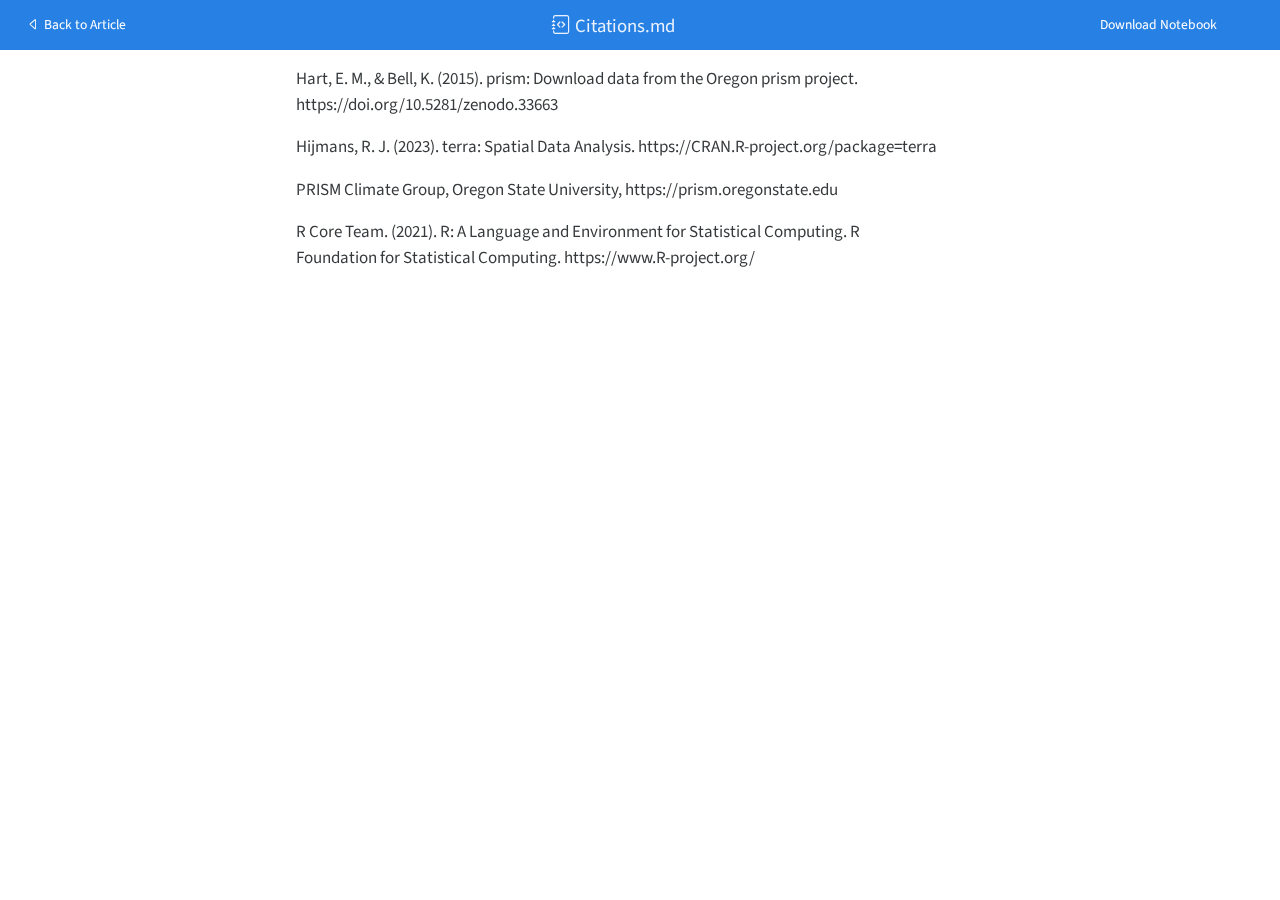
<file: Citations-preview.html>
<!DOCTYPE html>
<html xmlns="http://www.w3.org/1999/xhtml" lang="en" xml:lang="en"><head>
    <meta charset="utf-8">
    <meta name="generator" content="quarto-1.6.32">

    <meta name="viewport" content="width=device-width, initial-scale=1.0, user-scalable=yes">


    <title>citations</title>
    <style>
      code{white-space: pre-wrap;}
      span.smallcaps{font-variant: small-caps;}
      div.columns{display: flex; gap: min(4vw, 1.5em);}
      div.column{flex: auto; overflow-x: auto;}
      div.hanging-indent{margin-left: 1.5em; text-indent: -1.5em;}
      ul.task-list{list-style: none;}
      ul.task-list li input[type="checkbox"] {
        width: 0.8em;
        margin: 0 0.8em 0.2em -1em; /* quarto-specific, see https://github.com/quarto-dev/quarto-cli/issues/4556 */ 
        vertical-align: middle;
      }
    </style>

    <style>
      body.hypothesis-enabled #quarto-embed-header {
        padding-right: 36px;
      }

      #quarto-embed-header {
        height: 3em;
        width: 100%;
        display: flex;
        justify-content: space-between;
        align-items: center;
        border-bottom: solid 1px;
      }

      #quarto-embed-header h6 {
        font-size: 1.1em;
        padding-top: 0.6em;
        margin-left: 1em;
        margin-right: 1em;
        font-weight: 400;
      }

      #quarto-embed-header a.quarto-back-link,
      #quarto-embed-header a.quarto-download-embed {
        font-size: 0.8em;
        margin-top: 1em;
        margin-bottom: 1em;
        margin-left: 1em;
        margin-right: 1em;
      }

      .quarto-back-container {
        padding-left: 0.5em;
        display: flex;
      }

      .headroom {
          will-change: transform;
          transition: transform 200ms linear;
      }

      .headroom--pinned {
          transform: translateY(0%);
      }

      .headroom--unpinned {
          transform: translateY(-100%);
      }      
    </style>

    <script>
    window.document.addEventListener("DOMContentLoaded", function () {

      var header = window.document.querySelector("#quarto-embed-header");
      const titleBannerEl = window.document.querySelector("body > #title-block-header");
      if (titleBannerEl) {
        titleBannerEl.style.paddingTop = header.clientHeight + "px";
      }
      const contentEl = window.document.getElementById('quarto-content');
      for (const child of contentEl.children) {
        child.style.paddingTop = header.clientHeight + "px";
        child.style.marginTop = "1em";
      }

      // Use the article root if the `back` call doesn't work. This isn't perfect
      // but should typically work
      window.quartoBackToArticle = () => {
        var currentUrl = window.location.href;
        window.history.back();
        setTimeout(() => {
            // if location was not changed in 100 ms, then there is no history back
            if(currentUrl === window.location.href){              
                // redirect to site root
                window.location.href = "index.html";
            }
        }, 100);
      }

      const headroom = new window.Headroom(header, {
        tolerance: 5,
        onPin: function () {
        },
        onUnpin: function () {
        },
      });
      headroom.init();
    });
    </script>

    
<script src="site_libs/manuscript-notebook/headroom.min.js"></script>
<script src="site_libs/clipboard/clipboard.min.js"></script>
<script src="site_libs/quarto-html/quarto.js"></script>
<script src="site_libs/quarto-html/popper.min.js"></script>
<script src="site_libs/quarto-html/tippy.umd.min.js"></script>
<script src="site_libs/quarto-html/anchor.min.js"></script>
<link href="site_libs/quarto-html/tippy.css" rel="stylesheet">
<link href="site_libs/quarto-html/quarto-syntax-highlighting-2486e1f0a3ee9ee1fc393803a1361cdb.css" rel="stylesheet" id="quarto-text-highlighting-styles">
<script src="site_libs/bootstrap/bootstrap.min.js"></script>
<link href="site_libs/bootstrap/bootstrap-icons.css" rel="stylesheet">
<link href="site_libs/bootstrap/bootstrap-31a2f722d5f60c7c32074e0b9f018429.min.css" rel="stylesheet" append-hash="true" id="quarto-bootstrap" data-mode="light">
     <script async="" src="https://hypothes.is/embed.js"></script>
<script>
  window.document.addEventListener("DOMContentLoaded", function (_event) {
    document.body.classList.add('hypothesis-enabled');
  });
</script>  
      </head>

  <body class="quarto-notebook">
    <div id="quarto-embed-header" class="headroom fixed-top bg-primary">
      
      <a onclick="window.quartoBackToArticle(); return false;" class="btn btn-primary quarto-back-link" href=""><i class="bi bi-caret-left"></i> Back to Article</a>
      <h6><i class="bi bi-journal-code"></i> Citations.md</h6>

            <a href="./Citations.md" class="btn btn-primary quarto-download-embed" download="Citations.md">Download Notebook</a>
          </div>

     <div id="quarto-content" class="page-columns page-rows-contents page-layout-article toc-left">
<div id="quarto-sidebar-toc-left" class="sidebar toc-left">
  
</div>
<div id="quarto-margin-sidebar" class="sidebar margin-sidebar zindex-bottom">
</div>
<main class="content quarto-banner-title-block" id="quarto-document-content">    <p>Hart, E. M., &amp; Bell, K. (2015). prism: Download data from the Oregon prism project. https://doi.org/10.5281/zenodo.33663</p>
<p>Hijmans, R. J. (2023). terra: Spatial Data Analysis. https://CRAN.R-project.org/package=terra</p>
<p>PRISM Climate Group, Oregon State University, https://prism.oregonstate.edu</p>
<p>R Core Team. (2021). R: A Language and Environment for Statistical Computing. R Foundation for Statistical Computing. https://www.R-project.org/</p>
     </main>
<!-- /main column -->  <script id="quarto-html-after-body" type="application/javascript">
window.document.addEventListener("DOMContentLoaded", function (event) {
  const toggleBodyColorMode = (bsSheetEl) => {
    const mode = bsSheetEl.getAttribute("data-mode");
    const bodyEl = window.document.querySelector("body");
    if (mode === "dark") {
      bodyEl.classList.add("quarto-dark");
      bodyEl.classList.remove("quarto-light");
    } else {
      bodyEl.classList.add("quarto-light");
      bodyEl.classList.remove("quarto-dark");
    }
  }
  const toggleBodyColorPrimary = () => {
    const bsSheetEl = window.document.querySelector("link#quarto-bootstrap");
    if (bsSheetEl) {
      toggleBodyColorMode(bsSheetEl);
    }
  }
  toggleBodyColorPrimary();  
  const icon = "";
  const anchorJS = new window.AnchorJS();
  anchorJS.options = {
    placement: 'right',
    icon: icon
  };
  anchorJS.add('.anchored');
  const isCodeAnnotation = (el) => {
    for (const clz of el.classList) {
      if (clz.startsWith('code-annotation-')) {                     
        return true;
      }
    }
    return false;
  }
  const onCopySuccess = function(e) {
    // button target
    const button = e.trigger;
    // don't keep focus
    button.blur();
    // flash "checked"
    button.classList.add('code-copy-button-checked');
    var currentTitle = button.getAttribute("title");
    button.setAttribute("title", "Copied!");
    let tooltip;
    if (window.bootstrap) {
      button.setAttribute("data-bs-toggle", "tooltip");
      button.setAttribute("data-bs-placement", "left");
      button.setAttribute("data-bs-title", "Copied!");
      tooltip = new bootstrap.Tooltip(button, 
        { trigger: "manual", 
          customClass: "code-copy-button-tooltip",
          offset: [0, -8]});
      tooltip.show();    
    }
    setTimeout(function() {
      if (tooltip) {
        tooltip.hide();
        button.removeAttribute("data-bs-title");
        button.removeAttribute("data-bs-toggle");
        button.removeAttribute("data-bs-placement");
      }
      button.setAttribute("title", currentTitle);
      button.classList.remove('code-copy-button-checked');
    }, 1000);
    // clear code selection
    e.clearSelection();
  }
  const getTextToCopy = function(trigger) {
      const codeEl = trigger.previousElementSibling.cloneNode(true);
      for (const childEl of codeEl.children) {
        if (isCodeAnnotation(childEl)) {
          childEl.remove();
        }
      }
      return codeEl.innerText;
  }
  const clipboard = new window.ClipboardJS('.code-copy-button:not([data-in-quarto-modal])', {
    text: getTextToCopy
  });
  clipboard.on('success', onCopySuccess);
  if (window.document.getElementById('quarto-embedded-source-code-modal')) {
    // For code content inside modals, clipBoardJS needs to be initialized with a container option
    // TODO: Check when it could be a function (https://github.com/zenorocha/clipboard.js/issues/860)
    const clipboardModal = new window.ClipboardJS('.code-copy-button[data-in-quarto-modal]', {
      text: getTextToCopy,
      container: window.document.getElementById('quarto-embedded-source-code-modal')
    });
    clipboardModal.on('success', onCopySuccess);
  }
    var localhostRegex = new RegExp(/^(?:http|https):\/\/localhost\:?[0-9]*\//);
    var mailtoRegex = new RegExp(/^mailto:/);
      var filterRegex = new RegExp('/' + window.location.host + '/');
    var isInternal = (href) => {
        return filterRegex.test(href) || localhostRegex.test(href) || mailtoRegex.test(href);
    }
    // Inspect non-navigation links and adorn them if external
 	var links = window.document.querySelectorAll('a[href]:not(.nav-link):not(.navbar-brand):not(.toc-action):not(.sidebar-link):not(.sidebar-item-toggle):not(.pagination-link):not(.no-external):not([aria-hidden]):not(.dropdown-item):not(.quarto-navigation-tool):not(.about-link)');
    for (var i=0; i<links.length; i++) {
      const link = links[i];
      if (!isInternal(link.href)) {
        // undo the damage that might have been done by quarto-nav.js in the case of
        // links that we want to consider external
        if (link.dataset.originalHref !== undefined) {
          link.href = link.dataset.originalHref;
        }
      }
    }
  function tippyHover(el, contentFn, onTriggerFn, onUntriggerFn) {
    const config = {
      allowHTML: true,
      maxWidth: 500,
      delay: 100,
      arrow: false,
      appendTo: function(el) {
          return el.parentElement;
      },
      interactive: true,
      interactiveBorder: 10,
      theme: 'quarto',
      placement: 'bottom-start',
    };
    if (contentFn) {
      config.content = contentFn;
    }
    if (onTriggerFn) {
      config.onTrigger = onTriggerFn;
    }
    if (onUntriggerFn) {
      config.onUntrigger = onUntriggerFn;
    }
    window.tippy(el, config); 
  }
  const noterefs = window.document.querySelectorAll('a[role="doc-noteref"]');
  for (var i=0; i<noterefs.length; i++) {
    const ref = noterefs[i];
    tippyHover(ref, function() {
      // use id or data attribute instead here
      let href = ref.getAttribute('data-footnote-href') || ref.getAttribute('href');
      try { href = new URL(href).hash; } catch {}
      const id = href.replace(/^#\/?/, "");
      const note = window.document.getElementById(id);
      if (note) {
        return note.innerHTML;
      } else {
        return "";
      }
    });
  }
  const xrefs = window.document.querySelectorAll('a.quarto-xref');
  const processXRef = (id, note) => {
    // Strip column container classes
    const stripColumnClz = (el) => {
      el.classList.remove("page-full", "page-columns");
      if (el.children) {
        for (const child of el.children) {
          stripColumnClz(child);
        }
      }
    }
    stripColumnClz(note)
    if (id === null || id.startsWith('sec-')) {
      // Special case sections, only their first couple elements
      const container = document.createElement("div");
      if (note.children && note.children.length > 2) {
        container.appendChild(note.children[0].cloneNode(true));
        for (let i = 1; i < note.children.length; i++) {
          const child = note.children[i];
          if (child.tagName === "P" && child.innerText === "") {
            continue;
          } else {
            container.appendChild(child.cloneNode(true));
            break;
          }
        }
        if (window.Quarto?.typesetMath) {
          window.Quarto.typesetMath(container);
        }
        return container.innerHTML
      } else {
        if (window.Quarto?.typesetMath) {
          window.Quarto.typesetMath(note);
        }
        return note.innerHTML;
      }
    } else {
      // Remove any anchor links if they are present
      const anchorLink = note.querySelector('a.anchorjs-link');
      if (anchorLink) {
        anchorLink.remove();
      }
      if (window.Quarto?.typesetMath) {
        window.Quarto.typesetMath(note);
      }
      // TODO in 1.5, we should make sure this works without a callout special case
      if (note.classList.contains("callout")) {
        return note.outerHTML;
      } else {
        return note.innerHTML;
      }
    }
  }
  for (var i=0; i<xrefs.length; i++) {
    const xref = xrefs[i];
    tippyHover(xref, undefined, function(instance) {
      instance.disable();
      let url = xref.getAttribute('href');
      let hash = undefined; 
      if (url.startsWith('#')) {
        hash = url;
      } else {
        try { hash = new URL(url).hash; } catch {}
      }
      if (hash) {
        const id = hash.replace(/^#\/?/, "");
        const note = window.document.getElementById(id);
        if (note !== null) {
          try {
            const html = processXRef(id, note.cloneNode(true));
            instance.setContent(html);
          } finally {
            instance.enable();
            instance.show();
          }
        } else {
          // See if we can fetch this
          fetch(url.split('#')[0])
          .then(res => res.text())
          .then(html => {
            const parser = new DOMParser();
            const htmlDoc = parser.parseFromString(html, "text/html");
            const note = htmlDoc.getElementById(id);
            if (note !== null) {
              const html = processXRef(id, note);
              instance.setContent(html);
            } 
          }).finally(() => {
            instance.enable();
            instance.show();
          });
        }
      } else {
        // See if we can fetch a full url (with no hash to target)
        // This is a special case and we should probably do some content thinning / targeting
        fetch(url)
        .then(res => res.text())
        .then(html => {
          const parser = new DOMParser();
          const htmlDoc = parser.parseFromString(html, "text/html");
          const note = htmlDoc.querySelector('main.content');
          if (note !== null) {
            // This should only happen for chapter cross references
            // (since there is no id in the URL)
            // remove the first header
            if (note.children.length > 0 && note.children[0].tagName === "HEADER") {
              note.children[0].remove();
            }
            const html = processXRef(null, note);
            instance.setContent(html);
          } 
        }).finally(() => {
          instance.enable();
          instance.show();
        });
      }
    }, function(instance) {
    });
  }
      let selectedAnnoteEl;
      const selectorForAnnotation = ( cell, annotation) => {
        let cellAttr = 'data-code-cell="' + cell + '"';
        let lineAttr = 'data-code-annotation="' +  annotation + '"';
        const selector = 'span[' + cellAttr + '][' + lineAttr + ']';
        return selector;
      }
      const selectCodeLines = (annoteEl) => {
        const doc = window.document;
        const targetCell = annoteEl.getAttribute("data-target-cell");
        const targetAnnotation = annoteEl.getAttribute("data-target-annotation");
        const annoteSpan = window.document.querySelector(selectorForAnnotation(targetCell, targetAnnotation));
        const lines = annoteSpan.getAttribute("data-code-lines").split(",");
        const lineIds = lines.map((line) => {
          return targetCell + "-" + line;
        })
        let top = null;
        let height = null;
        let parent = null;
        if (lineIds.length > 0) {
            //compute the position of the single el (top and bottom and make a div)
            const el = window.document.getElementById(lineIds[0]);
            top = el.offsetTop;
            height = el.offsetHeight;
            parent = el.parentElement.parentElement;
          if (lineIds.length > 1) {
            const lastEl = window.document.getElementById(lineIds[lineIds.length - 1]);
            const bottom = lastEl.offsetTop + lastEl.offsetHeight;
            height = bottom - top;
          }
          if (top !== null && height !== null && parent !== null) {
            // cook up a div (if necessary) and position it 
            let div = window.document.getElementById("code-annotation-line-highlight");
            if (div === null) {
              div = window.document.createElement("div");
              div.setAttribute("id", "code-annotation-line-highlight");
              div.style.position = 'absolute';
              parent.appendChild(div);
            }
            div.style.top = top - 2 + "px";
            div.style.height = height + 4 + "px";
            div.style.left = 0;
            let gutterDiv = window.document.getElementById("code-annotation-line-highlight-gutter");
            if (gutterDiv === null) {
              gutterDiv = window.document.createElement("div");
              gutterDiv.setAttribute("id", "code-annotation-line-highlight-gutter");
              gutterDiv.style.position = 'absolute';
              const codeCell = window.document.getElementById(targetCell);
              const gutter = codeCell.querySelector('.code-annotation-gutter');
              gutter.appendChild(gutterDiv);
            }
            gutterDiv.style.top = top - 2 + "px";
            gutterDiv.style.height = height + 4 + "px";
          }
          selectedAnnoteEl = annoteEl;
        }
      };
      const unselectCodeLines = () => {
        const elementsIds = ["code-annotation-line-highlight", "code-annotation-line-highlight-gutter"];
        elementsIds.forEach((elId) => {
          const div = window.document.getElementById(elId);
          if (div) {
            div.remove();
          }
        });
        selectedAnnoteEl = undefined;
      };
        // Handle positioning of the toggle
    window.addEventListener(
      "resize",
      throttle(() => {
        elRect = undefined;
        if (selectedAnnoteEl) {
          selectCodeLines(selectedAnnoteEl);
        }
      }, 10)
    );
    function throttle(fn, ms) {
    let throttle = false;
    let timer;
      return (...args) => {
        if(!throttle) { // first call gets through
            fn.apply(this, args);
            throttle = true;
        } else { // all the others get throttled
            if(timer) clearTimeout(timer); // cancel #2
            timer = setTimeout(() => {
              fn.apply(this, args);
              timer = throttle = false;
            }, ms);
        }
      };
    }
      // Attach click handler to the DT
      const annoteDls = window.document.querySelectorAll('dt[data-target-cell]');
      for (const annoteDlNode of annoteDls) {
        annoteDlNode.addEventListener('click', (event) => {
          const clickedEl = event.target;
          if (clickedEl !== selectedAnnoteEl) {
            unselectCodeLines();
            const activeEl = window.document.querySelector('dt[data-target-cell].code-annotation-active');
            if (activeEl) {
              activeEl.classList.remove('code-annotation-active');
            }
            selectCodeLines(clickedEl);
            clickedEl.classList.add('code-annotation-active');
          } else {
            // Unselect the line
            unselectCodeLines();
            clickedEl.classList.remove('code-annotation-active');
          }
        });
      }
  const findCites = (el) => {
    const parentEl = el.parentElement;
    if (parentEl) {
      const cites = parentEl.dataset.cites;
      if (cites) {
        return {
          el,
          cites: cites.split(' ')
        };
      } else {
        return findCites(el.parentElement)
      }
    } else {
      return undefined;
    }
  };
  var bibliorefs = window.document.querySelectorAll('a[role="doc-biblioref"]');
  for (var i=0; i<bibliorefs.length; i++) {
    const ref = bibliorefs[i];
    const citeInfo = findCites(ref);
    if (citeInfo) {
      tippyHover(citeInfo.el, function() {
        var popup = window.document.createElement('div');
        citeInfo.cites.forEach(function(cite) {
          var citeDiv = window.document.createElement('div');
          citeDiv.classList.add('hanging-indent');
          citeDiv.classList.add('csl-entry');
          var biblioDiv = window.document.getElementById('ref-' + cite);
          if (biblioDiv) {
            citeDiv.innerHTML = biblioDiv.innerHTML;
          }
          popup.appendChild(citeDiv);
        });
        return popup.innerHTML;
      });
    }
  }
});
</script>  </div> <!-- /content --> 
  
</body></html>
</file>
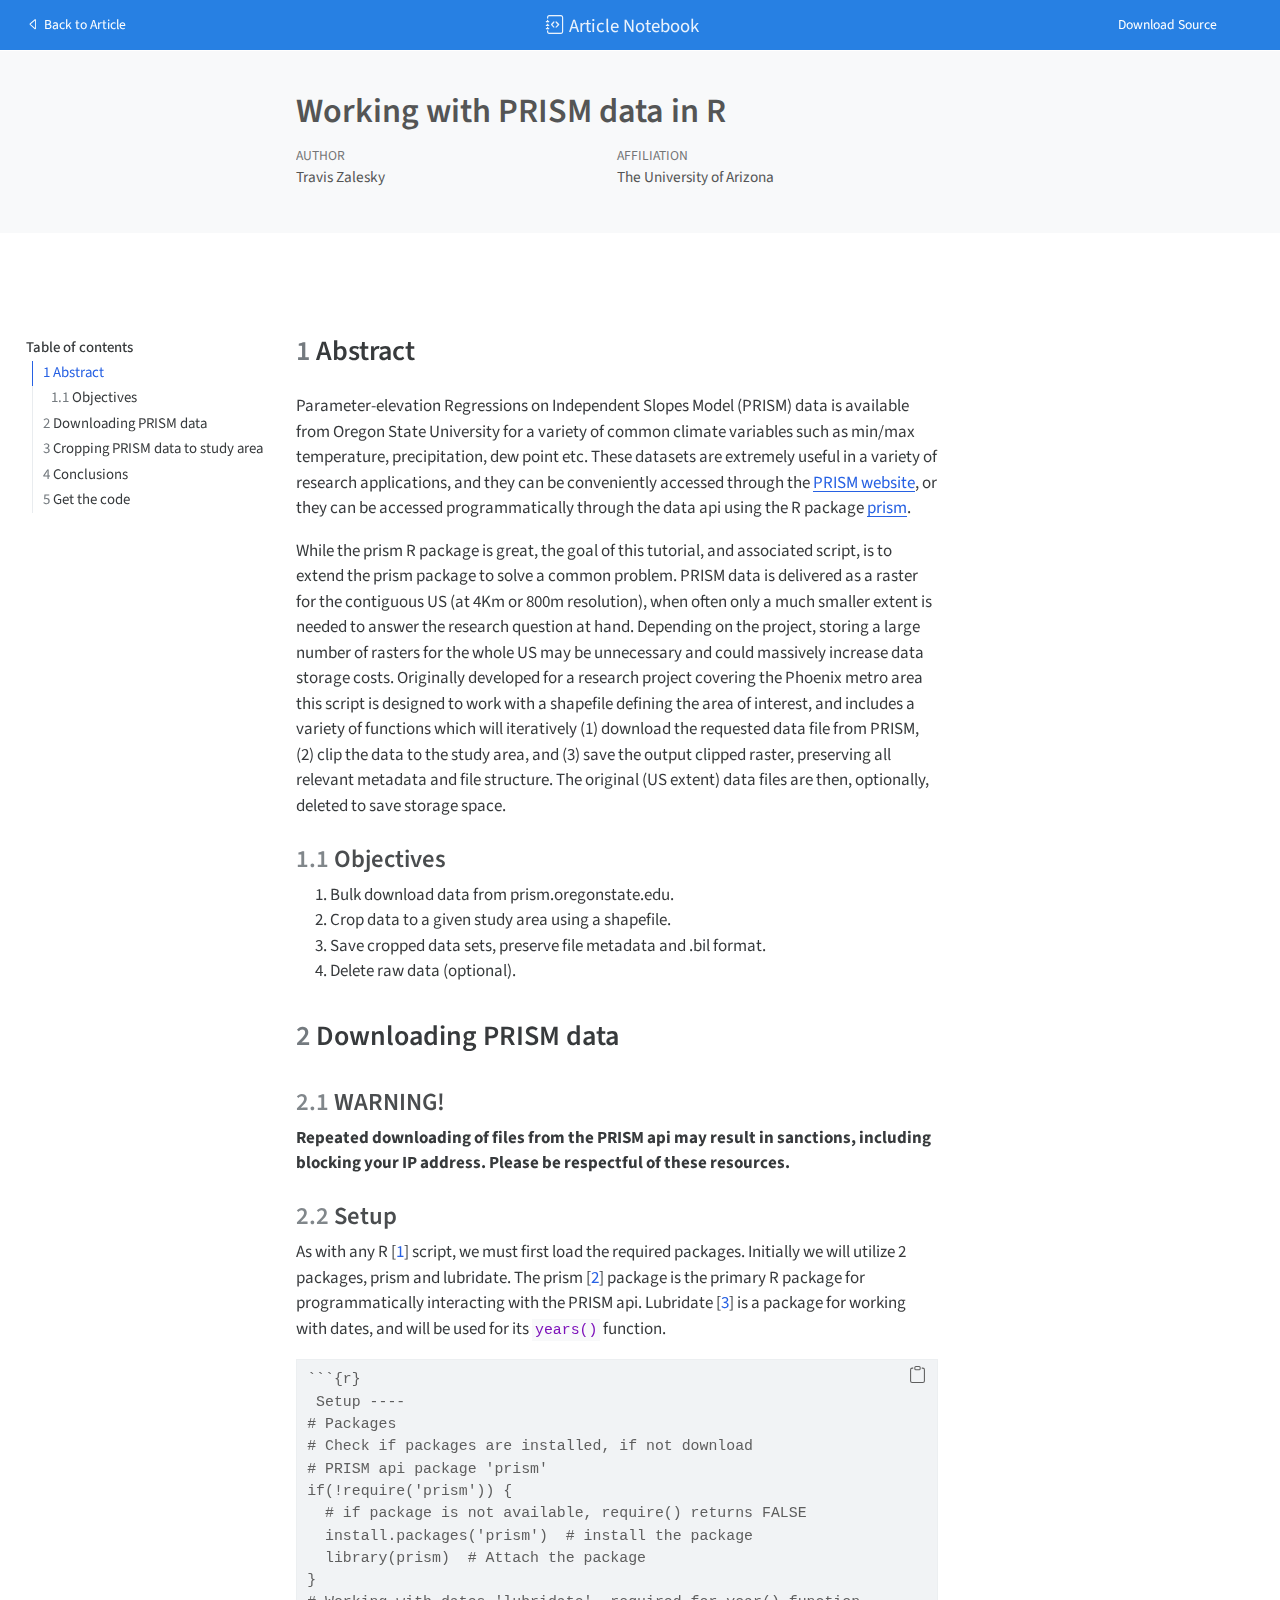
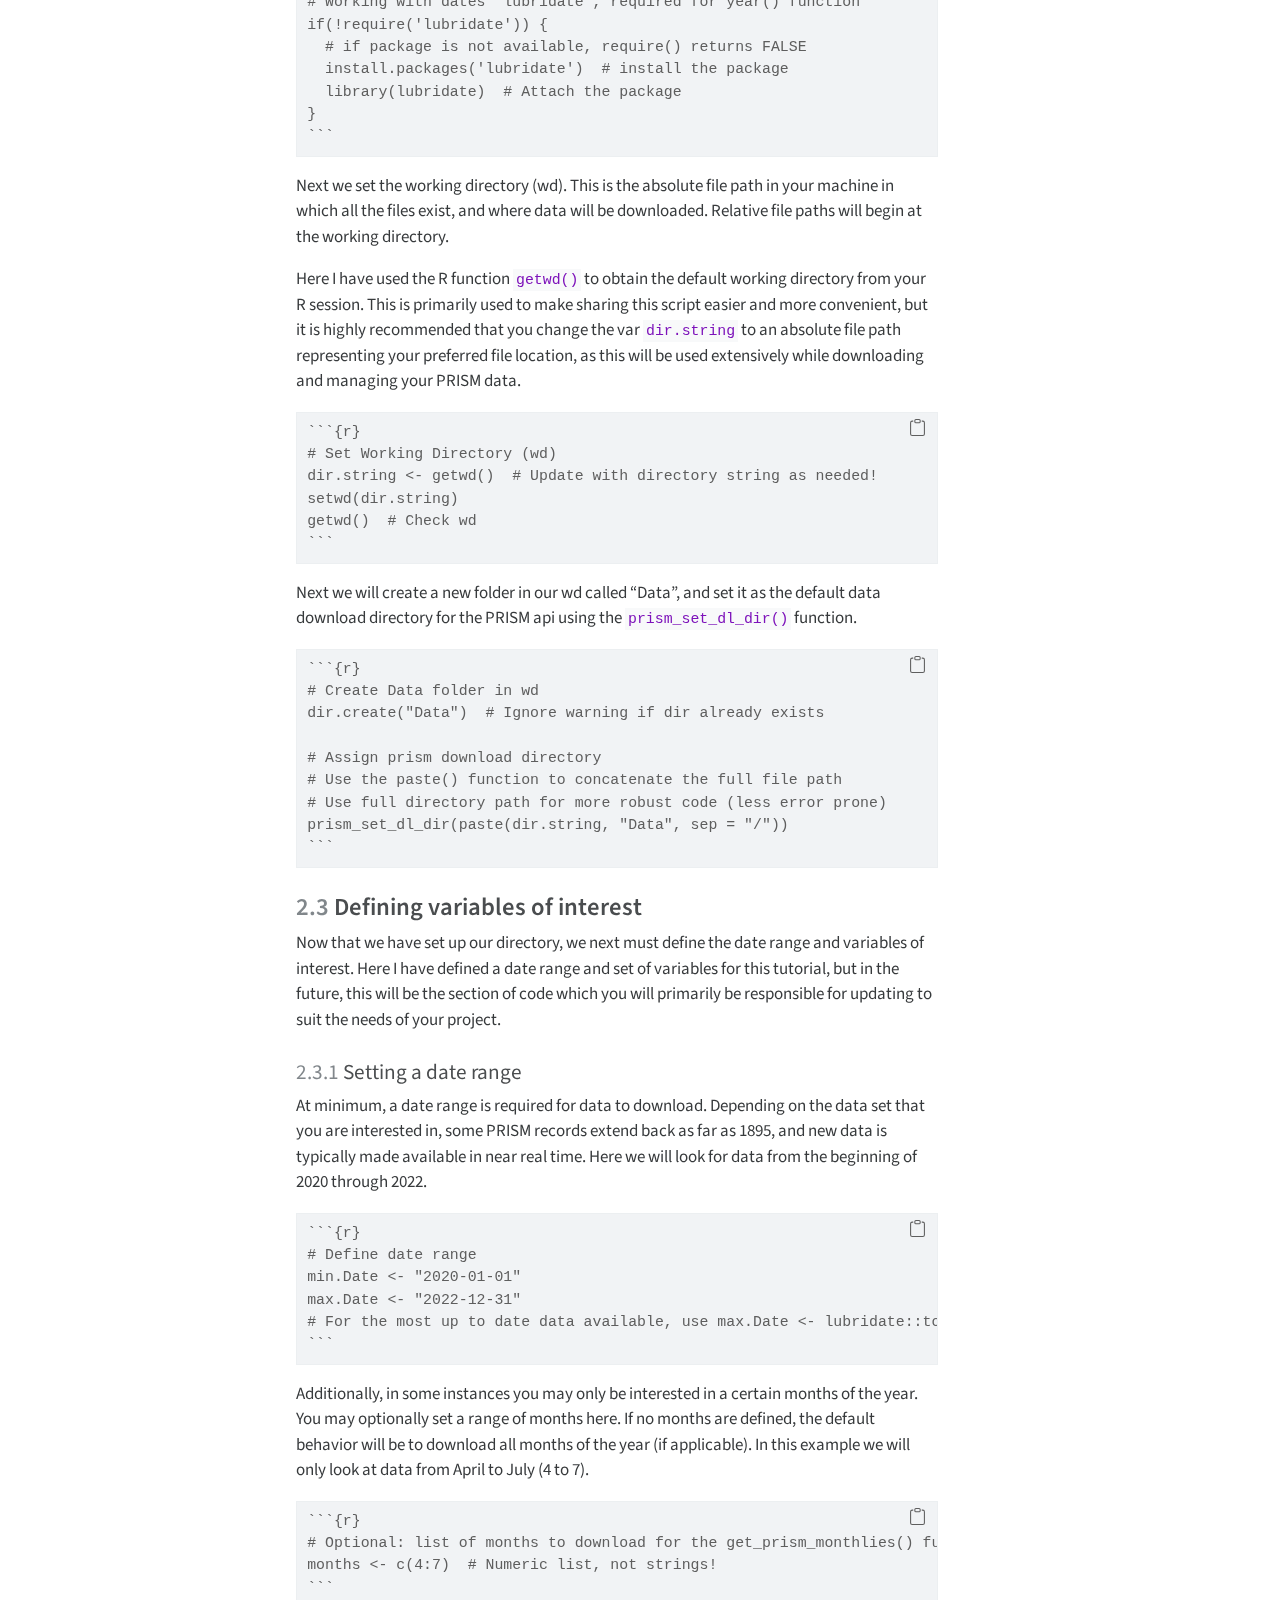
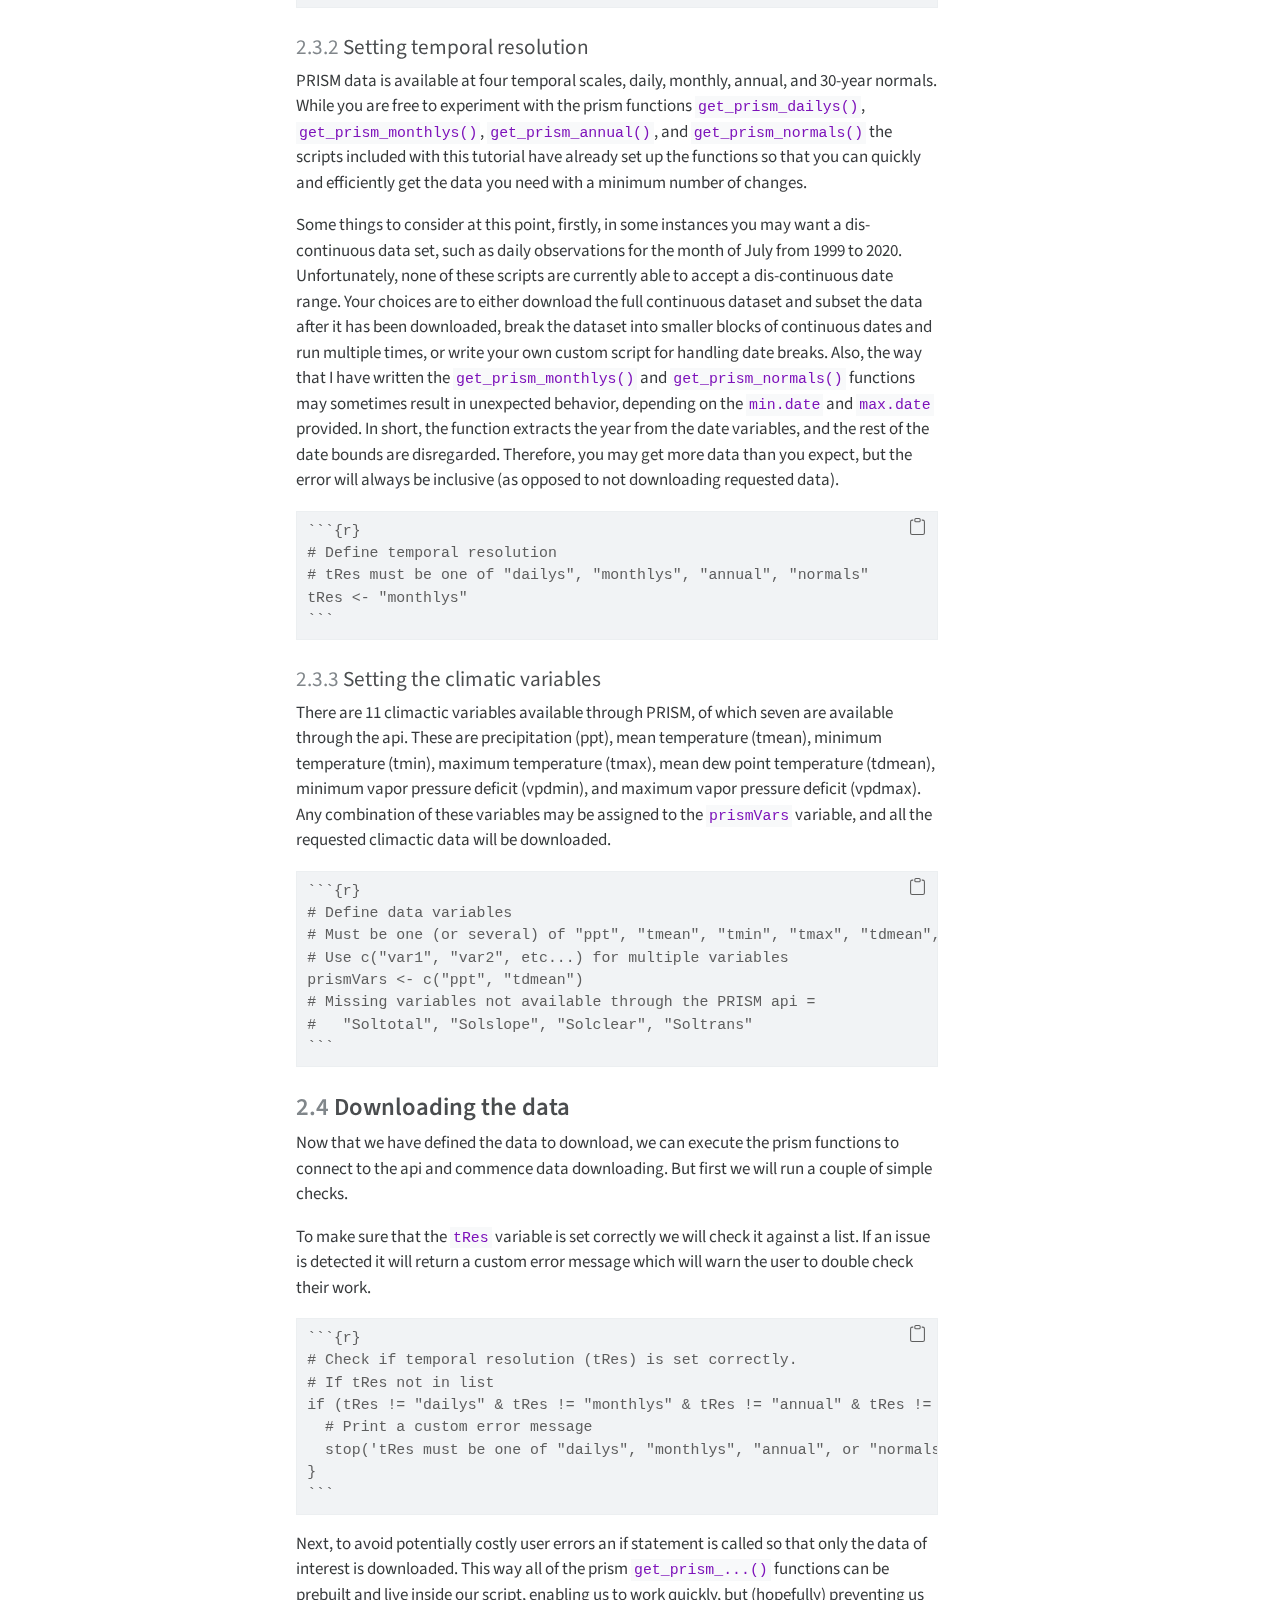
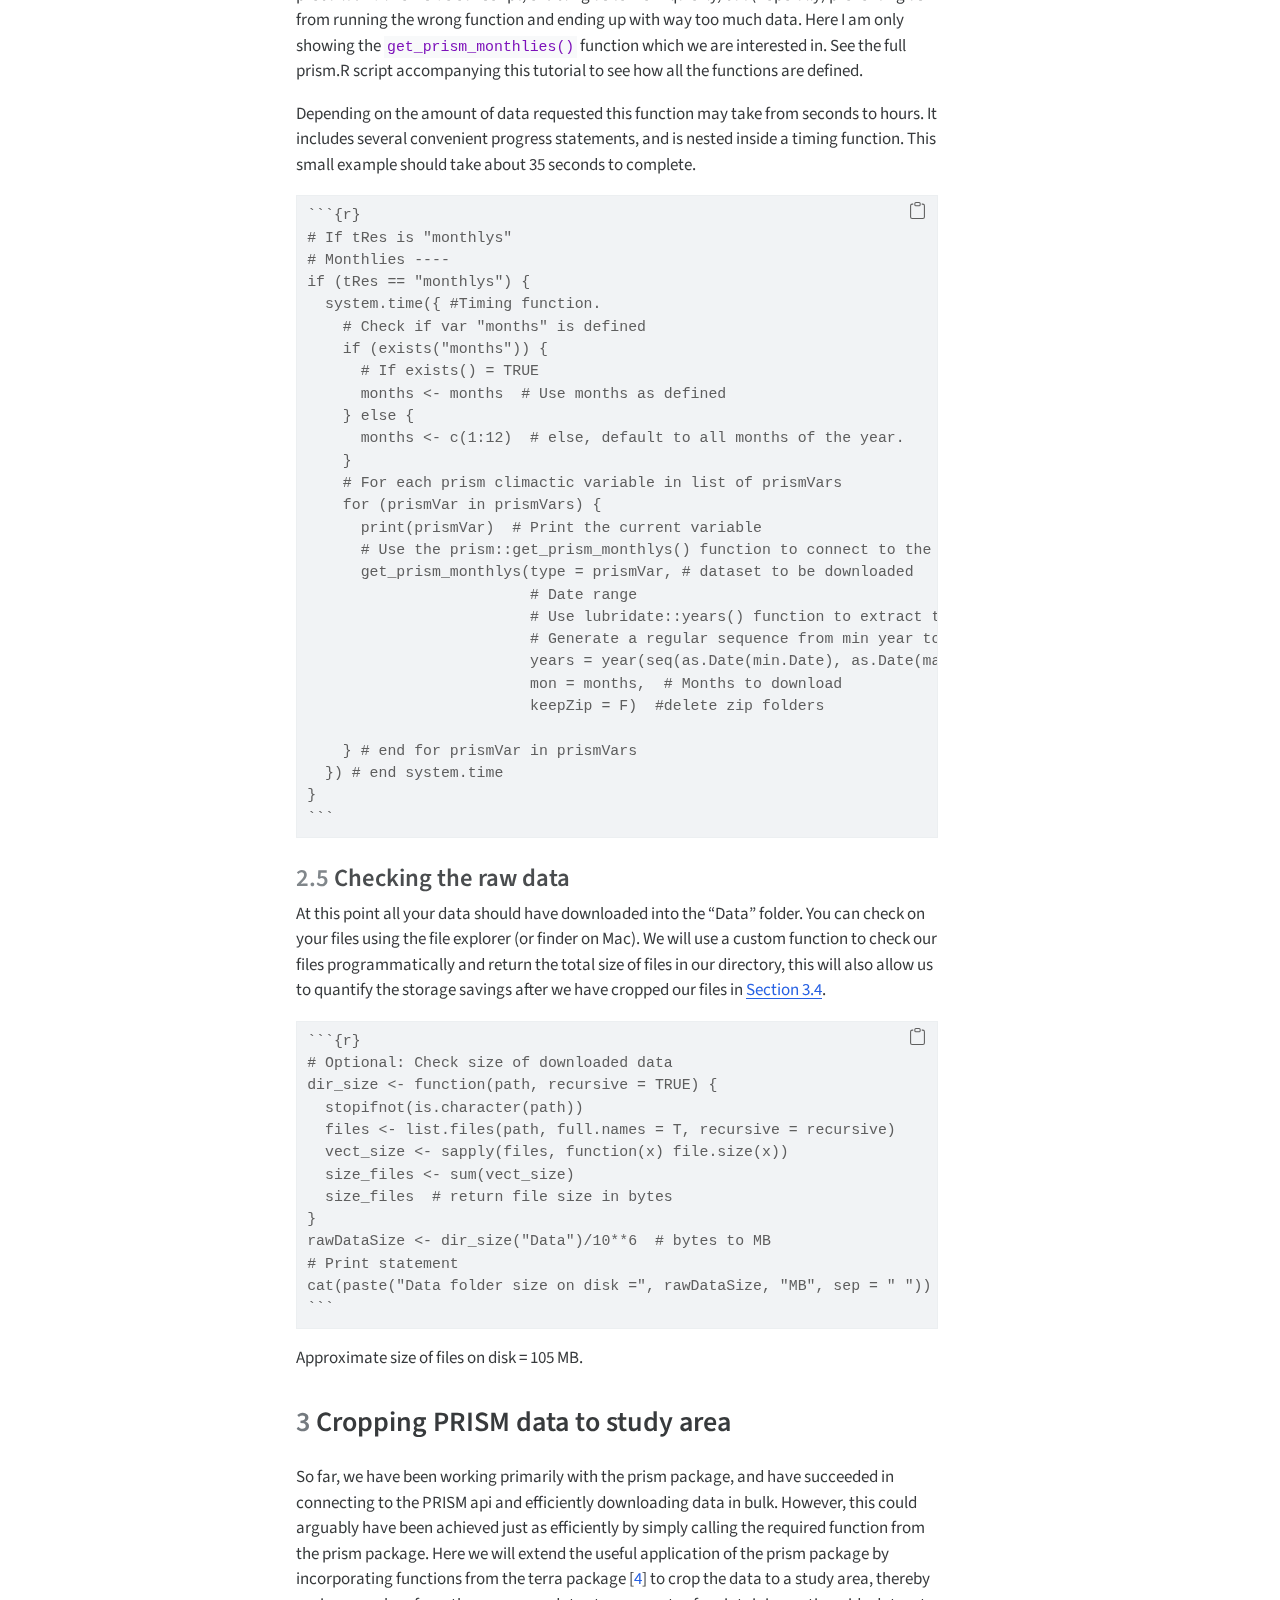
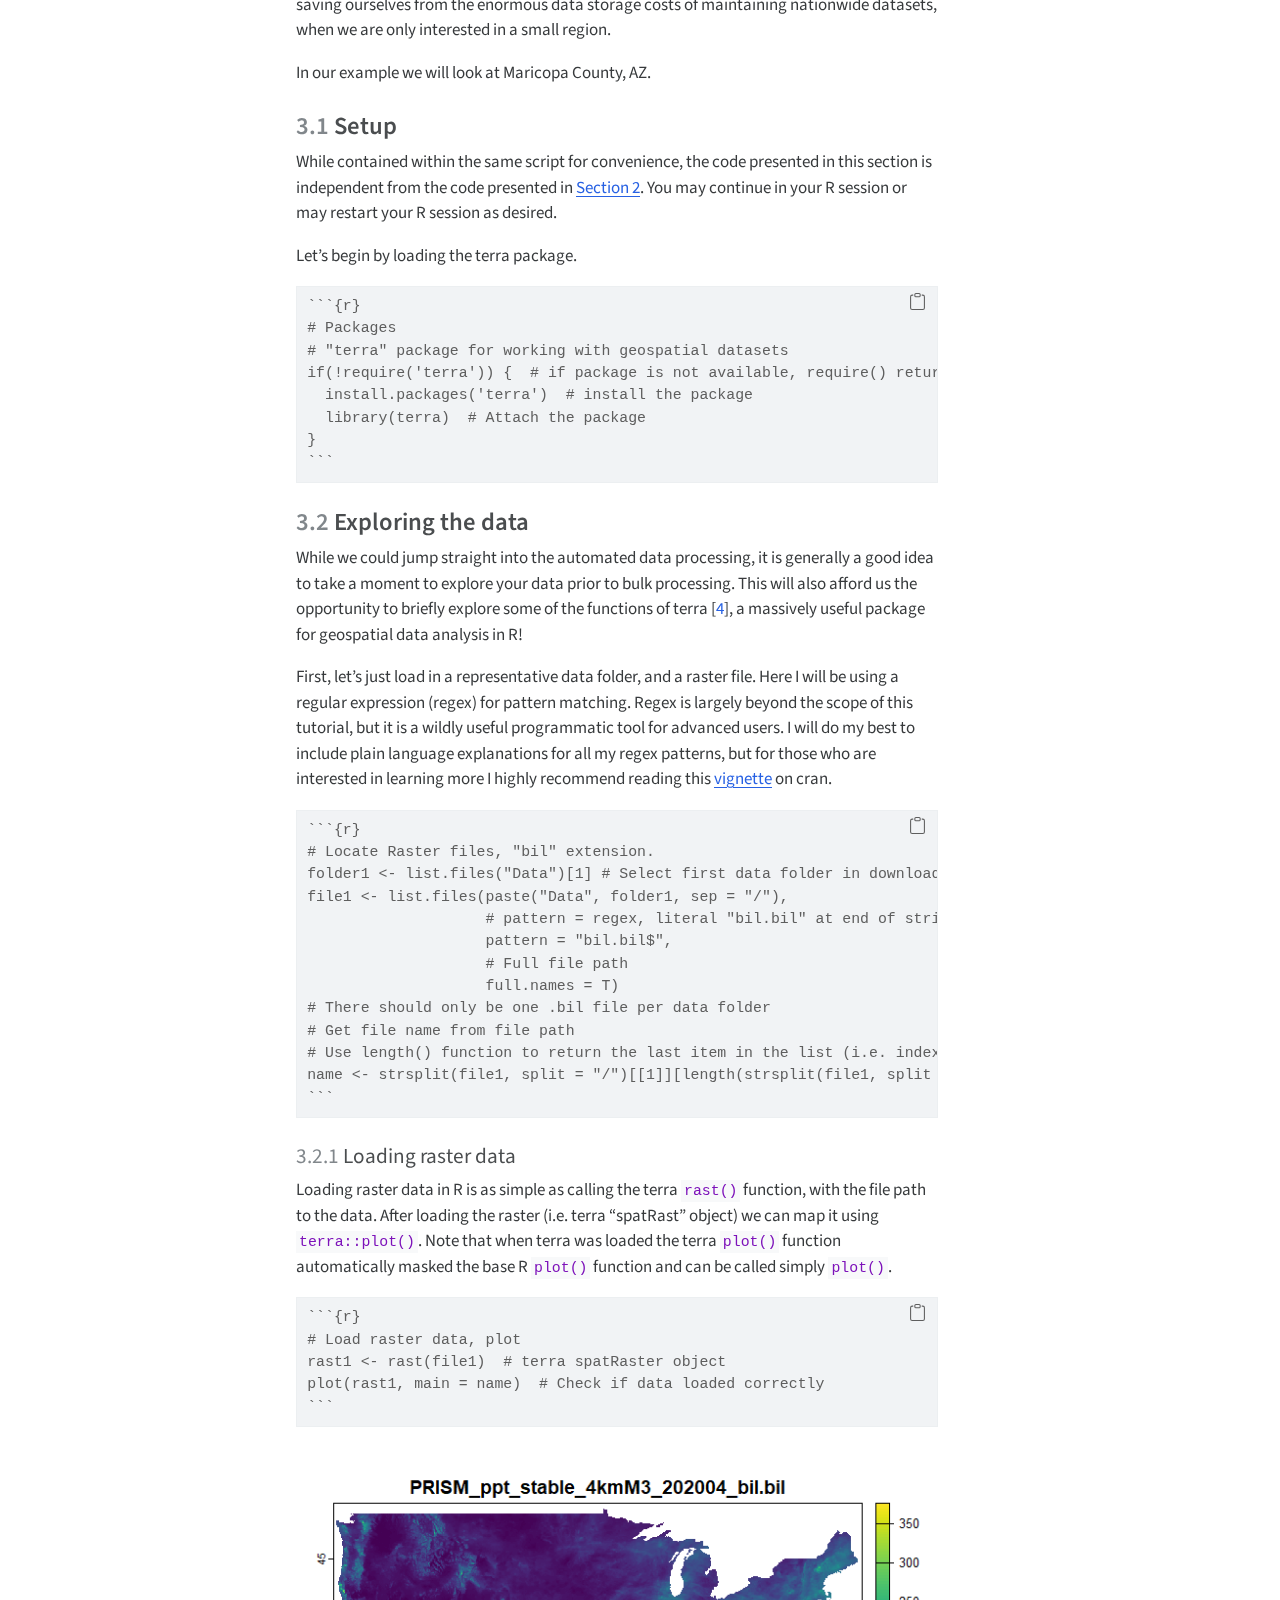
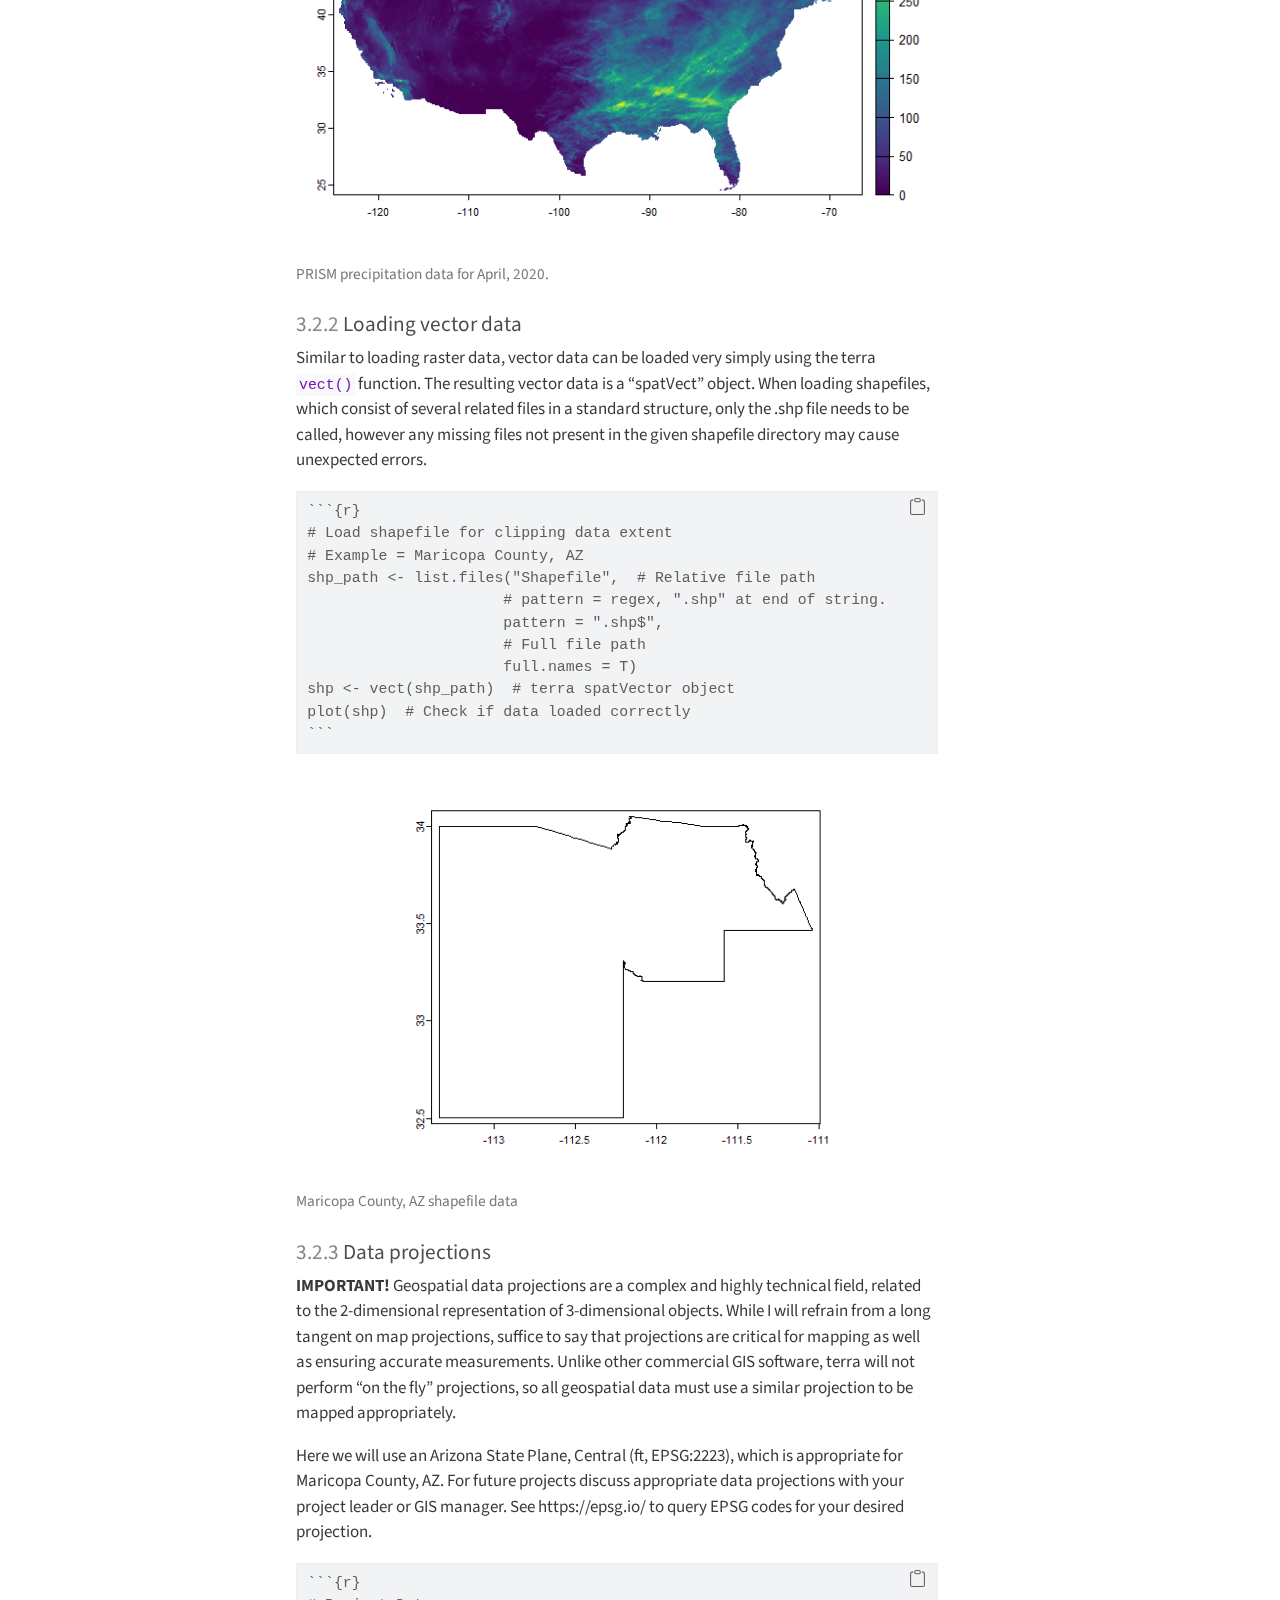
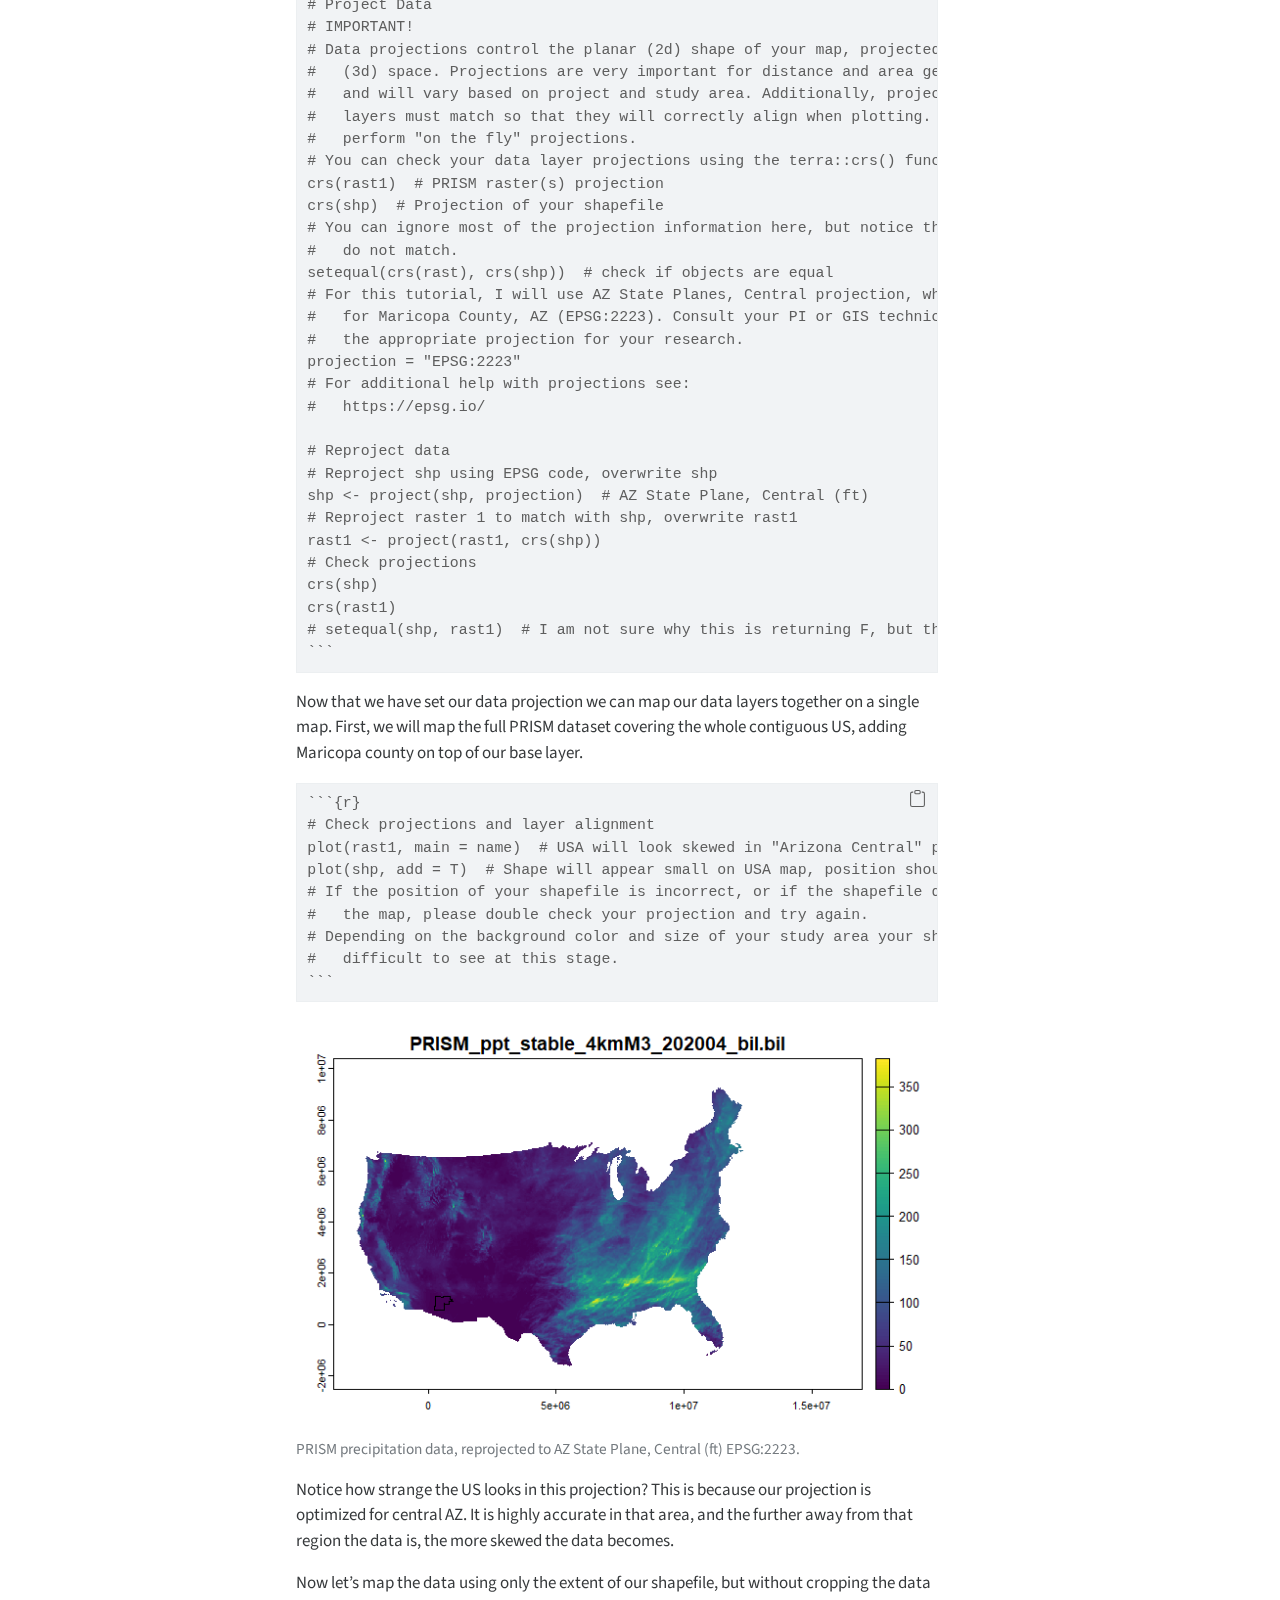
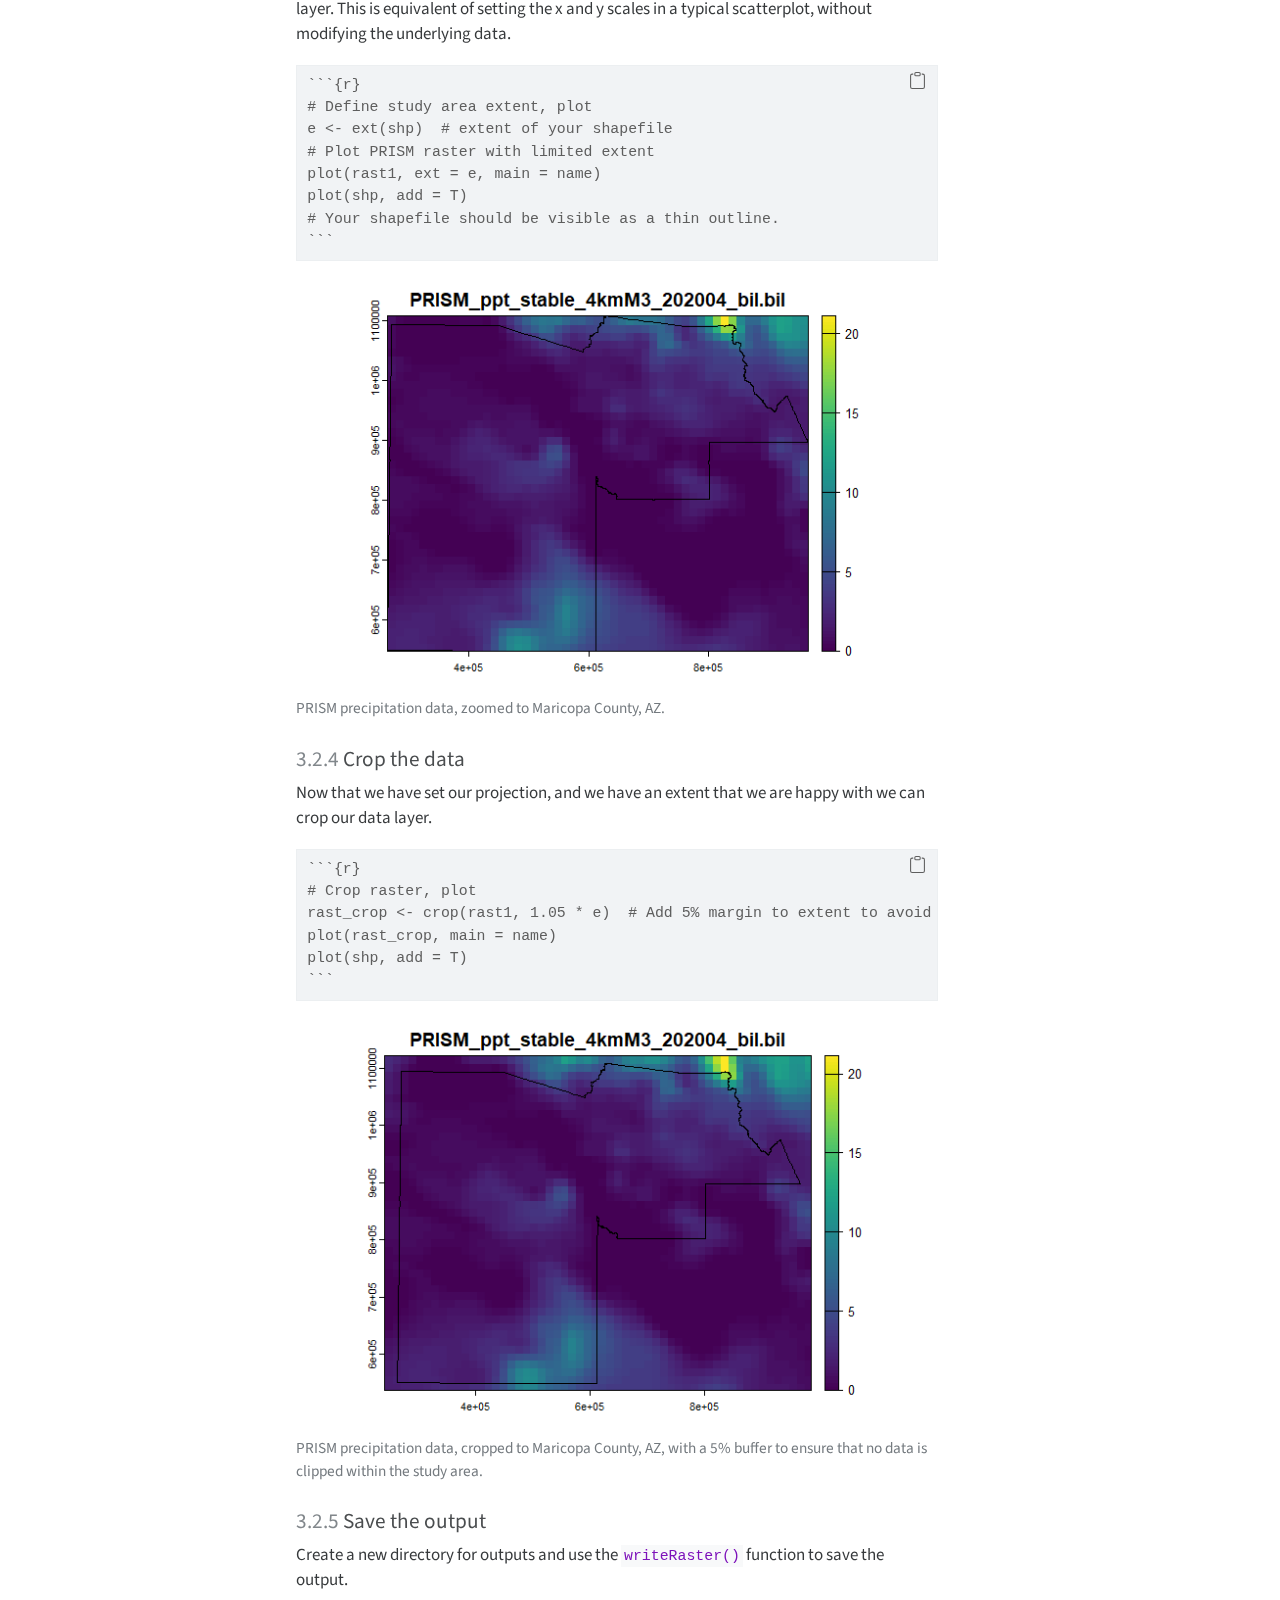
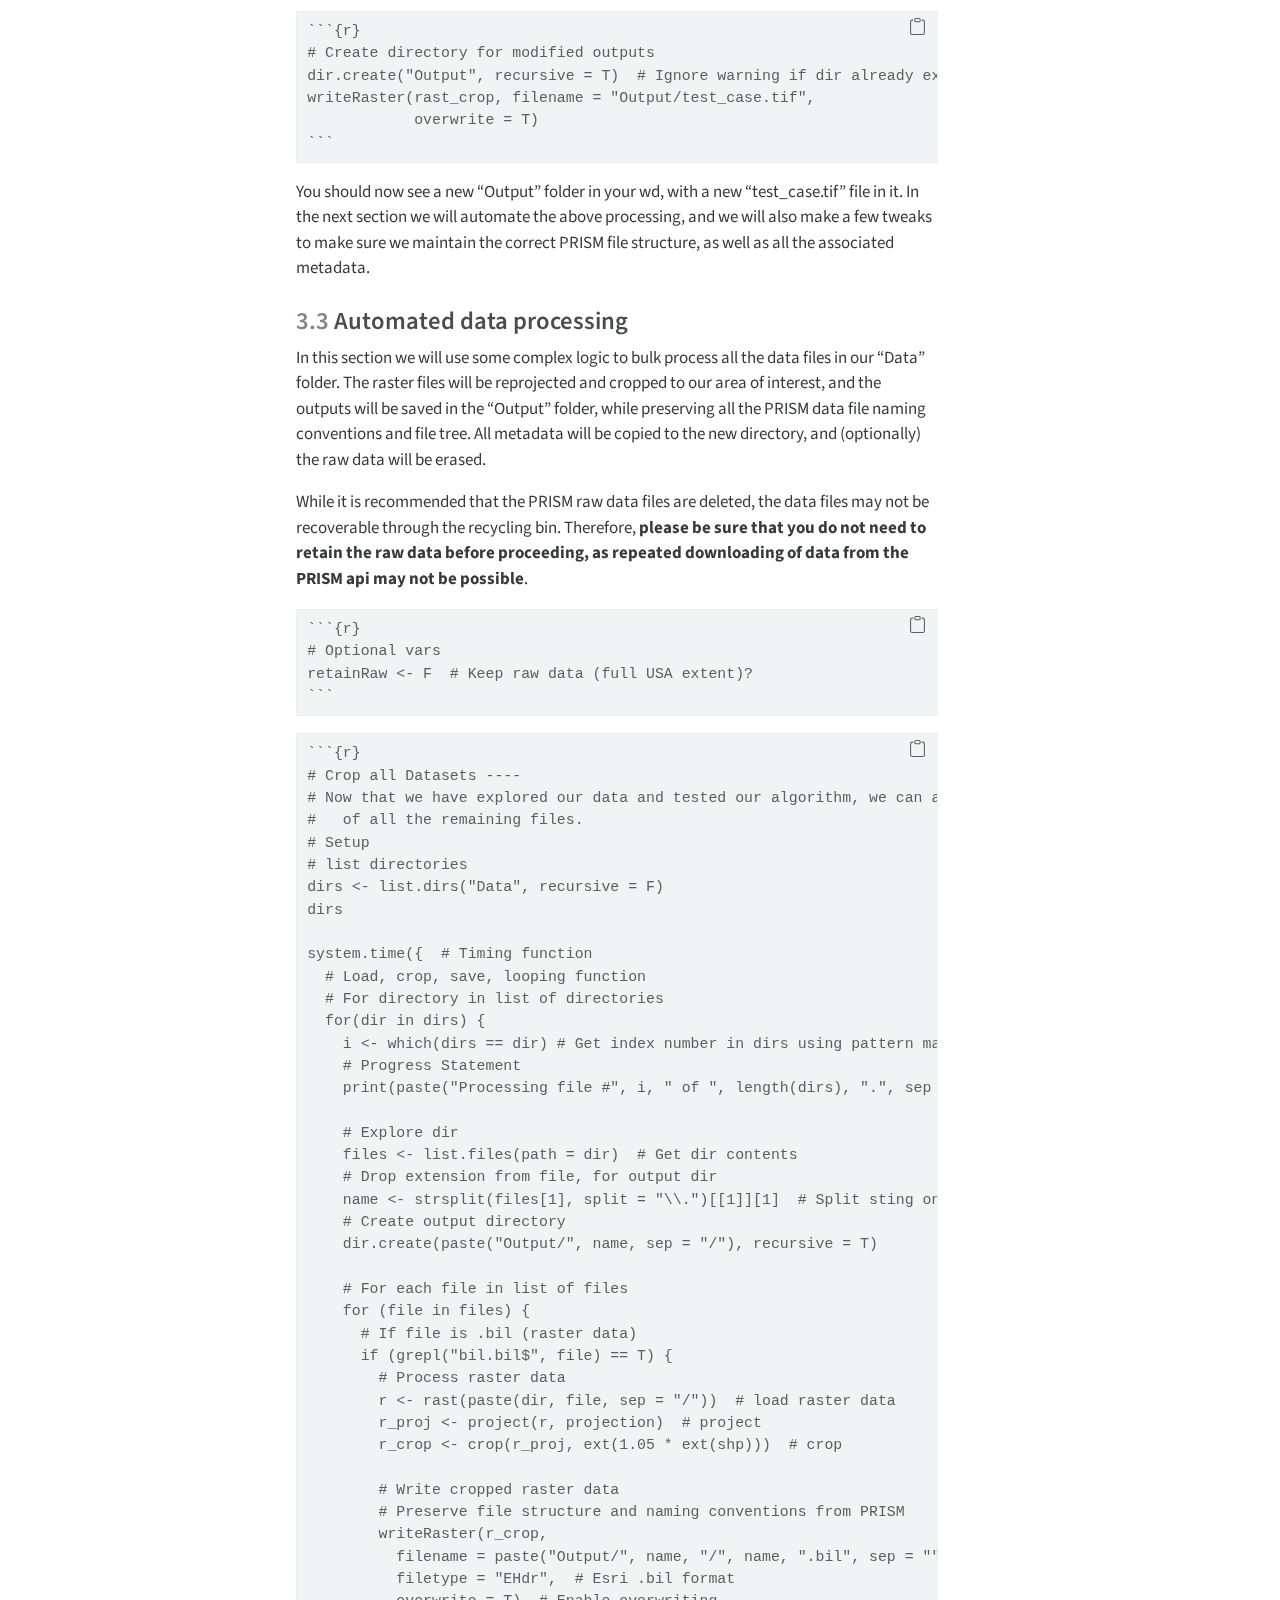
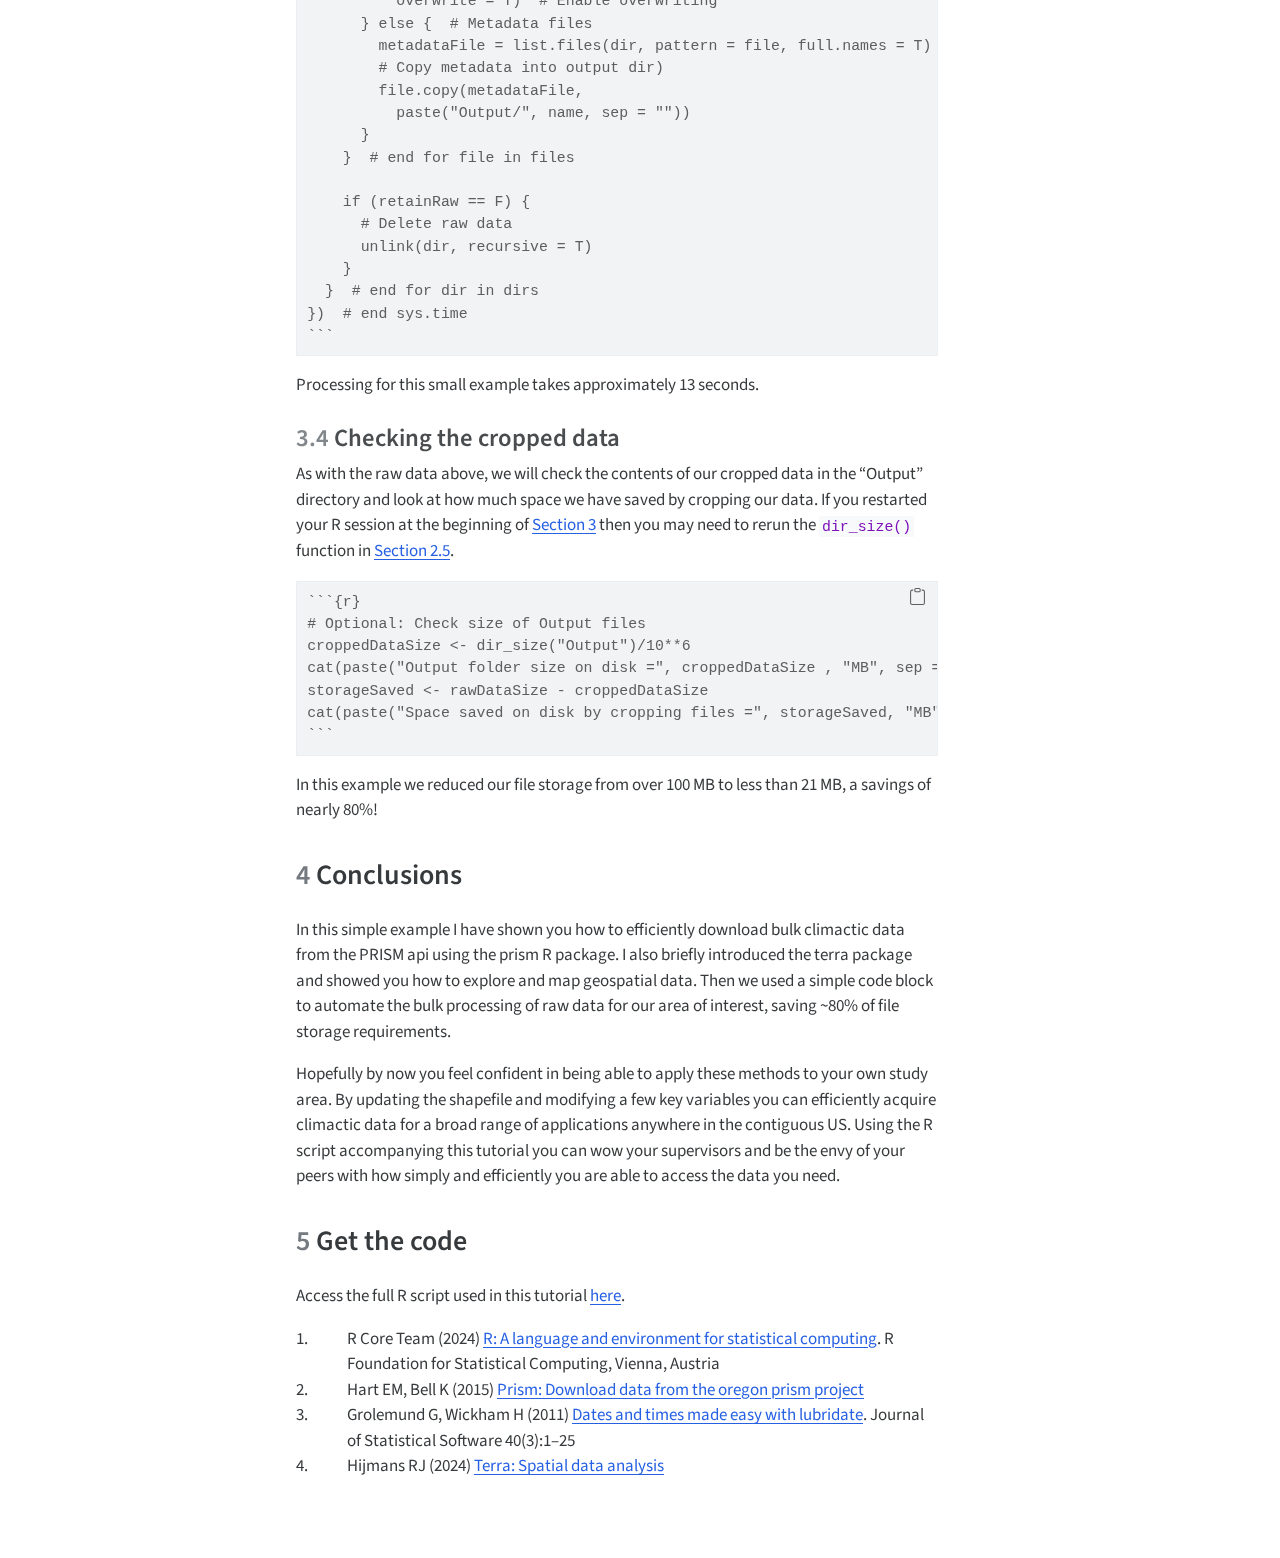
<file: index-preview.html>
<!DOCTYPE html>
<html xmlns="http://www.w3.org/1999/xhtml" lang="en" xml:lang="en"><head>
    <meta charset="utf-8">
    <meta name="generator" content="quarto-1.6.32">

    <meta name="viewport" content="width=device-width, initial-scale=1.0, user-scalable=yes">


    <title>Working with PRISM data in R</title>
    <style>
      code{white-space: pre-wrap;}
      span.smallcaps{font-variant: small-caps;}
      div.columns{display: flex; gap: min(4vw, 1.5em);}
      div.column{flex: auto; overflow-x: auto;}
      div.hanging-indent{margin-left: 1.5em; text-indent: -1.5em;}
      ul.task-list{list-style: none;}
      ul.task-list li input[type="checkbox"] {
        width: 0.8em;
        margin: 0 0.8em 0.2em -1em; /* quarto-specific, see https://github.com/quarto-dev/quarto-cli/issues/4556 */ 
        vertical-align: middle;
      }
      /* CSS for syntax highlighting */
      pre > code.sourceCode { white-space: pre; position: relative; }
      pre > code.sourceCode > span { line-height: 1.25; }
      pre > code.sourceCode > span:empty { height: 1.2em; }
      .sourceCode { overflow: visible; }
      code.sourceCode > span { color: inherit; text-decoration: inherit; }
      div.sourceCode { margin: 1em 0; }
      pre.sourceCode { margin: 0; }
      @media screen {
      div.sourceCode { overflow: auto; }
      }
      @media print {
      pre > code.sourceCode { white-space: pre-wrap; }
      pre > code.sourceCode > span { display: inline-block; text-indent: -5em; padding-left: 5em; }
      }
      pre.numberSource code
        { counter-reset: source-line 0; }
      pre.numberSource code > span
        { position: relative; left: -4em; counter-increment: source-line; }
      pre.numberSource code > span > a:first-child::before
        { content: counter(source-line);
          position: relative; left: -1em; text-align: right; vertical-align: baseline;
          border: none; display: inline-block;
          -webkit-touch-callout: none; -webkit-user-select: none;
          -khtml-user-select: none; -moz-user-select: none;
          -ms-user-select: none; user-select: none;
          padding: 0 4px; width: 4em;
        }
      pre.numberSource { margin-left: 3em;  padding-left: 4px; }
      div.sourceCode
        {   }
      @media screen {
      pre > code.sourceCode > span > a:first-child::before { text-decoration: underline; }
      }
      /* CSS for citations */
      div.csl-bib-body { }
      div.csl-entry {
        clear: both;
      }
      .hanging-indent div.csl-entry {
        margin-left:2em;
        text-indent:-2em;
      }
      div.csl-left-margin {
        min-width:2em;
        float:left;
      }
      div.csl-right-inline {
        margin-left:2em;
        padding-left:1em;
      }
      div.csl-indent {
        margin-left: 2em;
      }    </style>

    <style>
      body.hypothesis-enabled #quarto-embed-header {
        padding-right: 36px;
      }

      #quarto-embed-header {
        height: 3em;
        width: 100%;
        display: flex;
        justify-content: space-between;
        align-items: center;
        border-bottom: solid 1px;
      }

      #quarto-embed-header h6 {
        font-size: 1.1em;
        padding-top: 0.6em;
        margin-left: 1em;
        margin-right: 1em;
        font-weight: 400;
      }

      #quarto-embed-header a.quarto-back-link,
      #quarto-embed-header a.quarto-download-embed {
        font-size: 0.8em;
        margin-top: 1em;
        margin-bottom: 1em;
        margin-left: 1em;
        margin-right: 1em;
      }

      .quarto-back-container {
        padding-left: 0.5em;
        display: flex;
      }

      .headroom {
          will-change: transform;
          transition: transform 200ms linear;
      }

      .headroom--pinned {
          transform: translateY(0%);
      }

      .headroom--unpinned {
          transform: translateY(-100%);
      }      
    </style>

    <script>
    window.document.addEventListener("DOMContentLoaded", function () {

      var header = window.document.querySelector("#quarto-embed-header");
      const titleBannerEl = window.document.querySelector("body > #title-block-header");
      if (titleBannerEl) {
        titleBannerEl.style.paddingTop = header.clientHeight + "px";
      }
      const contentEl = window.document.getElementById('quarto-content');
      for (const child of contentEl.children) {
        child.style.paddingTop = header.clientHeight + "px";
        child.style.marginTop = "1em";
      }

      // Use the article root if the `back` call doesn't work. This isn't perfect
      // but should typically work
      window.quartoBackToArticle = () => {
        var currentUrl = window.location.href;
        window.history.back();
        setTimeout(() => {
            // if location was not changed in 100 ms, then there is no history back
            if(currentUrl === window.location.href){              
                // redirect to site root
                window.location.href = "index.html";
            }
        }, 100);
      }

      const headroom = new window.Headroom(header, {
        tolerance: 5,
        onPin: function () {
        },
        onUnpin: function () {
        },
      });
      headroom.init();
    });
    </script>

    
<script src="site_libs/manuscript-notebook/headroom.min.js"></script>
<script src="site_libs/clipboard/clipboard.min.js"></script>
<script src="site_libs/quarto-html/quarto.js"></script>
<script src="site_libs/quarto-html/popper.min.js"></script>
<script src="site_libs/quarto-html/tippy.umd.min.js"></script>
<script src="site_libs/quarto-html/anchor.min.js"></script>
<link href="site_libs/quarto-html/tippy.css" rel="stylesheet">
<link href="site_libs/quarto-html/quarto-syntax-highlighting-2486e1f0a3ee9ee1fc393803a1361cdb.css" rel="stylesheet" id="quarto-text-highlighting-styles">
<script src="site_libs/bootstrap/bootstrap.min.js"></script>
<link href="site_libs/bootstrap/bootstrap-icons.css" rel="stylesheet">
<link href="site_libs/bootstrap/bootstrap-3a9e258889b7bd05a290659f0589226b.min.css" rel="stylesheet" append-hash="true" id="quarto-bootstrap" data-mode="light">
<script src="site_libs/quarto-contrib/glightbox/glightbox.min.js"></script>
<link href="site_libs/quarto-contrib/glightbox/glightbox.min.css" rel="stylesheet">
<link href="site_libs/quarto-contrib/glightbox/lightbox.css" rel="stylesheet">
     <script async="" src="https://hypothes.is/embed.js"></script>
<script>
  window.document.addEventListener("DOMContentLoaded", function (_event) {
    document.body.classList.add('hypothesis-enabled');
  });
</script>  
      <meta name="citation_title" content="Working with PRISM data in R">
<meta name="citation_author" content="Travis Zalesky">
<meta name="citation_language" content="en">
<meta name="citation_reference" content="citation_title=Prism: Download data from the oregon prism project;,citation_author=Edmund M. Hart;,citation_author=Kendon Bell;,citation_publication_date=2015;,citation_cover_date=2015;,citation_year=2015;,citation_fulltext_html_url=https://github.com/ropensci/prism;,citation_doi=10.5281/zenodo.33663;">
<meta name="citation_reference" content="citation_title=Terra: Spatial data analysis;,citation_author=Robert J. Hijmans;,citation_publication_date=2024;,citation_cover_date=2024;,citation_year=2024;,citation_fulltext_html_url=https://CRAN.R-project.org/package=terra;">
<meta name="citation_reference" content="citation_title=R: A language and environment for statistical computing;,citation_author=R Core Team;,citation_publication_date=2024;,citation_cover_date=2024;,citation_year=2024;,citation_fulltext_html_url=https://www.R-project.org/;">
<meta name="citation_reference" content="citation_title=Dates and times made easy with lubridate;,citation_author=Garrett Grolemund;,citation_author=Hadley Wickham;,citation_publication_date=2011;,citation_cover_date=2011;,citation_year=2011;,citation_fulltext_html_url=https://www.jstatsoft.org/v40/i03/;,citation_issue=3;,citation_volume=40;,citation_journal_title=Journal of Statistical Software;">
</head>

  <body class="quarto-notebook">
    <div id="quarto-embed-header" class="headroom fixed-top bg-primary">
      
      <a onclick="window.quartoBackToArticle(); return false;" class="btn btn-primary quarto-back-link" href=""><i class="bi bi-caret-left"></i> Back to Article</a>
      <h6><i class="bi bi-journal-code"></i> Article Notebook</h6>

            <a href="./index.qmd" class="btn btn-primary quarto-download-embed" download="index.qmd">Download Source</a>
          </div>

     <header id="title-block-header" class="quarto-title-block default toc-left page-columns page-full">
  <div class="quarto-title-banner page-columns page-full">
    <div class="quarto-title column-body">
      <h1 class="title">Working with PRISM data in R</h1>
          </div>

    
    <div class="quarto-title-meta-container">
      <div class="quarto-title-meta-column-start">
            <div class="quarto-title-meta-author">
          <div class="quarto-title-meta-heading">Author</div>
          <div class="quarto-title-meta-heading">Affiliation</div>
          
                <div class="quarto-title-meta-contents">
            <p class="author">Travis Zalesky </p>
          </div>
                <div class="quarto-title-meta-contents">
                    <p class="affiliation">
                        The University of Arizona
                      </p>
                  </div>
                    </div>
        
        <div class="quarto-title-meta">

                      
          
                
              </div>
      </div>
      <div class="quarto-title-meta-column-end quarto-other-formats-target">
      </div>
    </div>



    <div class="quarto-other-links-text-target">
    </div>  </div>
</header><div id="quarto-content" class="page-columns page-rows-contents page-layout-article toc-left">
<div id="quarto-sidebar-toc-left" class="sidebar toc-left">
  <nav id="TOC" role="doc-toc" class="toc-active">
    <h2 id="toc-title">Table of contents</h2>
   
  <ul>
  <li><a href="#abstract" id="toc-abstract" class="nav-link active" data-scroll-target="#abstract"><span class="header-section-number">1</span> Abstract</a>
  <ul class="collapse">
  <li><a href="#objectives" id="toc-objectives" class="nav-link" data-scroll-target="#objectives"><span class="header-section-number">1.1</span> Objectives</a></li>
  </ul></li>
  <li><a href="#sec-prism" id="toc-sec-prism" class="nav-link" data-scroll-target="#sec-prism"><span class="header-section-number">2</span> Downloading PRISM data</a>
  <ul class="collapse">
  <li><a href="#warning" id="toc-warning" class="nav-link" data-scroll-target="#warning"><span class="header-section-number">2.1</span> WARNING!</a></li>
  <li><a href="#setup" id="toc-setup" class="nav-link" data-scroll-target="#setup"><span class="header-section-number">2.2</span> Setup</a></li>
  <li><a href="#defining-variables-of-interest" id="toc-defining-variables-of-interest" class="nav-link" data-scroll-target="#defining-variables-of-interest"><span class="header-section-number">2.3</span> Defining variables of interest</a></li>
  <li><a href="#downloading-the-data" id="toc-downloading-the-data" class="nav-link" data-scroll-target="#downloading-the-data"><span class="header-section-number">2.4</span> Downloading the data</a></li>
  <li><a href="#sec-rawData" id="toc-sec-rawData" class="nav-link" data-scroll-target="#sec-rawData"><span class="header-section-number">2.5</span> Checking the raw data</a></li>
  </ul></li>
  <li><a href="#sec-terra" id="toc-sec-terra" class="nav-link" data-scroll-target="#sec-terra"><span class="header-section-number">3</span> Cropping PRISM data to study area</a>
  <ul class="collapse">
  <li><a href="#setup-1" id="toc-setup-1" class="nav-link" data-scroll-target="#setup-1"><span class="header-section-number">3.1</span> Setup</a></li>
  <li><a href="#exploring-the-data" id="toc-exploring-the-data" class="nav-link" data-scroll-target="#exploring-the-data"><span class="header-section-number">3.2</span> Exploring the data</a></li>
  <li><a href="#automated-data-processing" id="toc-automated-data-processing" class="nav-link" data-scroll-target="#automated-data-processing"><span class="header-section-number">3.3</span> Automated data processing</a></li>
  <li><a href="#sec-cropData" id="toc-sec-cropData" class="nav-link" data-scroll-target="#sec-cropData"><span class="header-section-number">3.4</span> Checking the cropped data</a></li>
  </ul></li>
  <li><a href="#conclusions" id="toc-conclusions" class="nav-link" data-scroll-target="#conclusions"><span class="header-section-number">4</span> Conclusions</a></li>
  <li><a href="#get-the-code" id="toc-get-the-code" class="nav-link" data-scroll-target="#get-the-code"><span class="header-section-number">5</span> Get the code</a></li>
  </ul>
</nav>
</div>
<div id="quarto-margin-sidebar" class="sidebar margin-sidebar zindex-bottom">
</div>
<main class="content quarto-banner-title-block" id="quarto-document-content">      

       <section id="abstract" class="level2" data-number="1">
<h2 data-number="1" class="anchored" data-anchor-id="abstract"><span class="header-section-number">1</span> Abstract</h2>
<p>Parameter-elevation Regressions on Independent Slopes Model (PRISM) data is available from Oregon State University for a variety of common climate variables such as min/max temperature, precipitation, dew point etc. These datasets are extremely useful in a variety of research applications, and they can be conveniently accessed through the <a href="https://prism.oregonstate.edu/">PRISM website</a>, or they can be accessed programmatically through the data api using the R package <a href="https://cran.r-project.org/web/packages/prism/index.html">prism</a>.</p>
<p>While the prism R package is great, the goal of this tutorial, and associated script, is to extend the prism package to solve a common problem. PRISM data is delivered as a raster for the contiguous US (at 4Km or 800m resolution), when often only a much smaller extent is needed to answer the research question at hand. Depending on the project, storing a large number of rasters for the whole US may be unnecessary and could massively increase data storage costs. Originally developed for a research project covering the Phoenix metro area this script is designed to work with a shapefile defining the area of interest, and includes a variety of functions which will iteratively (1) download the requested data file from PRISM, (2) clip the data to the study area, and (3) save the output clipped raster, preserving all relevant metadata and file structure. The original (US extent) data files are then, optionally, deleted to save storage space.</p>
<section id="objectives" class="level3" data-number="1.1">
<h3 data-number="1.1" class="anchored" data-anchor-id="objectives"><span class="header-section-number">1.1</span> Objectives</h3>
<ol type="1">
<li>Bulk download data from prism.oregonstate.edu.</li>
<li>Crop data to a given study area using a shapefile.</li>
<li>Save cropped data sets, preserve file metadata and .bil format.</li>
<li>Delete raw data (optional).</li>
</ol>
</section>
</section>
<section id="sec-prism" class="level2" data-number="2">
<h2 data-number="2" class="anchored" data-anchor-id="sec-prism"><span class="header-section-number">2</span> Downloading PRISM data</h2>
<section id="warning" class="level3" data-number="2.1">
<h3 data-number="2.1" class="anchored" data-anchor-id="warning"><span class="header-section-number">2.1</span> WARNING!</h3>
<p><strong>Repeated downloading of files from the PRISM api may result in sanctions, including blocking your IP address. Please be respectful of these resources.</strong></p>
</section>
<section id="setup" class="level3" data-number="2.2">
<h3 data-number="2.2" class="anchored" data-anchor-id="setup"><span class="header-section-number">2.2</span> Setup</h3>
<p>As with any R <span class="citation" data-cites="base_R">[<a href="#ref-base_R" role="doc-biblioref">1</a>]</span> script, we must first load the required packages. Initially we will utilize 2 packages, prism and lubridate. The prism <span class="citation" data-cites="prism">[<a href="#ref-prism" role="doc-biblioref">2</a>]</span> package is the primary R package for programmatically interacting with the PRISM api. Lubridate <span class="citation" data-cites="lubridate">[<a href="#ref-lubridate" role="doc-biblioref">3</a>]</span> is a package for working with dates, and will be used for its <code>years()</code> function.</p>
<div class="sourceCode" id="cb1"><pre class="sourceCode markdown code-with-copy"><code class="sourceCode markdown"><span id="cb1-1"><a href="#cb1-1" aria-hidden="true" tabindex="-1"></a><span class="in">```{r}</span></span>
<span id="cb1-2"><a href="#cb1-2" aria-hidden="true" tabindex="-1"></a><span class="in"> Setup ----</span></span>
<span id="cb1-3"><a href="#cb1-3" aria-hidden="true" tabindex="-1"></a><span class="in"># Packages</span></span>
<span id="cb1-4"><a href="#cb1-4" aria-hidden="true" tabindex="-1"></a><span class="in"># Check if packages are installed, if not download</span></span>
<span id="cb1-5"><a href="#cb1-5" aria-hidden="true" tabindex="-1"></a><span class="in"># PRISM api package 'prism'</span></span>
<span id="cb1-6"><a href="#cb1-6" aria-hidden="true" tabindex="-1"></a><span class="in">if(!require('prism')) {  </span></span>
<span id="cb1-7"><a href="#cb1-7" aria-hidden="true" tabindex="-1"></a><span class="in">  # if package is not available, require() returns FALSE</span></span>
<span id="cb1-8"><a href="#cb1-8" aria-hidden="true" tabindex="-1"></a><span class="in">  install.packages('prism')  # install the package</span></span>
<span id="cb1-9"><a href="#cb1-9" aria-hidden="true" tabindex="-1"></a><span class="in">  library(prism)  # Attach the package</span></span>
<span id="cb1-10"><a href="#cb1-10" aria-hidden="true" tabindex="-1"></a><span class="in">}</span></span>
<span id="cb1-11"><a href="#cb1-11" aria-hidden="true" tabindex="-1"></a><span class="in"># Working with dates 'lubridate', required for year() function</span></span>
<span id="cb1-12"><a href="#cb1-12" aria-hidden="true" tabindex="-1"></a><span class="in">if(!require('lubridate')) {  </span></span>
<span id="cb1-13"><a href="#cb1-13" aria-hidden="true" tabindex="-1"></a><span class="in">  # if package is not available, require() returns FALSE</span></span>
<span id="cb1-14"><a href="#cb1-14" aria-hidden="true" tabindex="-1"></a><span class="in">  install.packages('lubridate')  # install the package</span></span>
<span id="cb1-15"><a href="#cb1-15" aria-hidden="true" tabindex="-1"></a><span class="in">  library(lubridate)  # Attach the package</span></span>
<span id="cb1-16"><a href="#cb1-16" aria-hidden="true" tabindex="-1"></a><span class="in">}</span></span>
<span id="cb1-17"><a href="#cb1-17" aria-hidden="true" tabindex="-1"></a><span class="in">```</span></span></code><button title="Copy to Clipboard" class="code-copy-button"><i class="bi"></i></button></pre></div>
<p>Next we set the working directory (wd). This is the absolute file path in your machine in which all the files exist, and where data will be downloaded. Relative file paths will begin at the working directory.</p>
<p>Here I have used the R function <code>getwd()</code> to obtain the default working directory from your R session. This is primarily used to make sharing this script easier and more convenient, but it is highly recommended that you change the var <code>dir.string</code> to an absolute file path representing your preferred file location, as this will be used extensively while downloading and managing your PRISM data.</p>
<div class="sourceCode" id="cb2"><pre class="sourceCode markdown code-with-copy"><code class="sourceCode markdown"><span id="cb2-1"><a href="#cb2-1" aria-hidden="true" tabindex="-1"></a><span class="in">```{r}</span></span>
<span id="cb2-2"><a href="#cb2-2" aria-hidden="true" tabindex="-1"></a><span class="in"># Set Working Directory (wd)</span></span>
<span id="cb2-3"><a href="#cb2-3" aria-hidden="true" tabindex="-1"></a><span class="in">dir.string &lt;- getwd()  # Update with directory string as needed!</span></span>
<span id="cb2-4"><a href="#cb2-4" aria-hidden="true" tabindex="-1"></a><span class="in">setwd(dir.string)</span></span>
<span id="cb2-5"><a href="#cb2-5" aria-hidden="true" tabindex="-1"></a><span class="in">getwd()  # Check wd</span></span>
<span id="cb2-6"><a href="#cb2-6" aria-hidden="true" tabindex="-1"></a><span class="in">```</span></span></code><button title="Copy to Clipboard" class="code-copy-button"><i class="bi"></i></button></pre></div>
<p>Next we will create a new folder in our wd called “Data”, and set it as the default data download directory for the PRISM api using the <code>prism_set_dl_dir()</code> function.</p>
<div class="sourceCode" id="cb3"><pre class="sourceCode markdown code-with-copy"><code class="sourceCode markdown"><span id="cb3-1"><a href="#cb3-1" aria-hidden="true" tabindex="-1"></a><span class="in">```{r}</span></span>
<span id="cb3-2"><a href="#cb3-2" aria-hidden="true" tabindex="-1"></a><span class="in"># Create Data folder in wd</span></span>
<span id="cb3-3"><a href="#cb3-3" aria-hidden="true" tabindex="-1"></a><span class="in">dir.create("Data")  # Ignore warning if dir already exists</span></span>
<span id="cb3-4"><a href="#cb3-4" aria-hidden="true" tabindex="-1"></a></span>
<span id="cb3-5"><a href="#cb3-5" aria-hidden="true" tabindex="-1"></a><span class="in"># Assign prism download directory</span></span>
<span id="cb3-6"><a href="#cb3-6" aria-hidden="true" tabindex="-1"></a><span class="in"># Use the paste() function to concatenate the full file path</span></span>
<span id="cb3-7"><a href="#cb3-7" aria-hidden="true" tabindex="-1"></a><span class="in"># Use full directory path for more robust code (less error prone)</span></span>
<span id="cb3-8"><a href="#cb3-8" aria-hidden="true" tabindex="-1"></a><span class="in">prism_set_dl_dir(paste(dir.string, "Data", sep = "/"))</span></span>
<span id="cb3-9"><a href="#cb3-9" aria-hidden="true" tabindex="-1"></a><span class="in">```</span></span></code><button title="Copy to Clipboard" class="code-copy-button"><i class="bi"></i></button></pre></div>
</section>
<section id="defining-variables-of-interest" class="level3" data-number="2.3">
<h3 data-number="2.3" class="anchored" data-anchor-id="defining-variables-of-interest"><span class="header-section-number">2.3</span> Defining variables of interest</h3>
<p>Now that we have set up our directory, we next must define the date range and variables of interest. Here I have defined a date range and set of variables for this tutorial, but in the future, this will be the section of code which you will primarily be responsible for updating to suit the needs of your project.</p>
<section id="setting-a-date-range" class="level4" data-number="2.3.1">
<h4 data-number="2.3.1" class="anchored" data-anchor-id="setting-a-date-range"><span class="header-section-number">2.3.1</span> Setting a date range</h4>
<p>At minimum, a date range is required for data to download. Depending on the data set that you are interested in, some PRISM records extend back as far as 1895, and new data is typically made available in near real time. Here we will look for data from the beginning of 2020 through 2022.</p>
<div class="sourceCode" id="cb4"><pre class="sourceCode markdown code-with-copy"><code class="sourceCode markdown"><span id="cb4-1"><a href="#cb4-1" aria-hidden="true" tabindex="-1"></a><span class="in">```{r}</span></span>
<span id="cb4-2"><a href="#cb4-2" aria-hidden="true" tabindex="-1"></a><span class="in"># Define date range</span></span>
<span id="cb4-3"><a href="#cb4-3" aria-hidden="true" tabindex="-1"></a><span class="in">min.Date &lt;- "2020-01-01"</span></span>
<span id="cb4-4"><a href="#cb4-4" aria-hidden="true" tabindex="-1"></a><span class="in">max.Date &lt;- "2022-12-31"</span></span>
<span id="cb4-5"><a href="#cb4-5" aria-hidden="true" tabindex="-1"></a><span class="in"># For the most up to date data available, use max.Date &lt;- lubridate::today()</span></span>
<span id="cb4-6"><a href="#cb4-6" aria-hidden="true" tabindex="-1"></a><span class="in">```</span></span></code><button title="Copy to Clipboard" class="code-copy-button"><i class="bi"></i></button></pre></div>
<p>Additionally, in some instances you may only be interested in a certain months of the year. You may optionally set a range of months here. If no months are defined, the default behavior will be to download all months of the year (if applicable). In this example we will only look at data from April to July (4 to 7).</p>
<div class="sourceCode" id="cb5"><pre class="sourceCode markdown code-with-copy"><code class="sourceCode markdown"><span id="cb5-1"><a href="#cb5-1" aria-hidden="true" tabindex="-1"></a><span class="in">```{r}</span></span>
<span id="cb5-2"><a href="#cb5-2" aria-hidden="true" tabindex="-1"></a><span class="in"># Optional: list of months to download for the get_prism_monthlies() function</span></span>
<span id="cb5-3"><a href="#cb5-3" aria-hidden="true" tabindex="-1"></a><span class="in">months &lt;- c(4:7)  # Numeric list, not strings!</span></span>
<span id="cb5-4"><a href="#cb5-4" aria-hidden="true" tabindex="-1"></a><span class="in">```</span></span></code><button title="Copy to Clipboard" class="code-copy-button"><i class="bi"></i></button></pre></div>
</section>
<section id="setting-temporal-resolution" class="level4" data-number="2.3.2">
<h4 data-number="2.3.2" class="anchored" data-anchor-id="setting-temporal-resolution"><span class="header-section-number">2.3.2</span> Setting temporal resolution</h4>
<p>PRISM data is available at four temporal scales, daily, monthly, annual, and 30-year normals. While you are free to experiment with the prism functions <code>get_prism_dailys()</code>, <code>get_prism_monthlys()</code>, <code>get_prism_annual()</code>, and <code>get_prism_normals()</code> the scripts included with this tutorial have already set up the functions so that you can quickly and efficiently get the data you need with a minimum number of changes.</p>
<p>Some things to consider at this point, firstly, in some instances you may want a dis-continuous data set, such as daily observations for the month of July from 1999 to 2020. Unfortunately, none of these scripts are currently able to accept a dis-continuous date range. Your choices are to either download the full continuous dataset and subset the data after it has been downloaded, break the dataset into smaller blocks of continuous dates and run multiple times, or write your own custom script for handling date breaks. Also, the way that I have written the <code>get_prism_monthlys()</code> and <code>get_prism_normals()</code> functions may sometimes result in unexpected behavior, depending on the <code>min.date</code> and <code>max.date</code> provided. In short, the function extracts the year from the date variables, and the rest of the date bounds are disregarded. Therefore, you may get more data than you expect, but the error will always be inclusive (as opposed to not downloading requested data).</p>
<div class="sourceCode" id="cb6"><pre class="sourceCode markdown code-with-copy"><code class="sourceCode markdown"><span id="cb6-1"><a href="#cb6-1" aria-hidden="true" tabindex="-1"></a><span class="in">```{r}</span></span>
<span id="cb6-2"><a href="#cb6-2" aria-hidden="true" tabindex="-1"></a><span class="in"># Define temporal resolution</span></span>
<span id="cb6-3"><a href="#cb6-3" aria-hidden="true" tabindex="-1"></a><span class="in"># tRes must be one of "dailys", "monthlys", "annual", "normals"</span></span>
<span id="cb6-4"><a href="#cb6-4" aria-hidden="true" tabindex="-1"></a><span class="in">tRes &lt;- "monthlys"</span></span>
<span id="cb6-5"><a href="#cb6-5" aria-hidden="true" tabindex="-1"></a><span class="in">```</span></span></code><button title="Copy to Clipboard" class="code-copy-button"><i class="bi"></i></button></pre></div>
</section>
<section id="setting-the-climatic-variables" class="level4" data-number="2.3.3">
<h4 data-number="2.3.3" class="anchored" data-anchor-id="setting-the-climatic-variables"><span class="header-section-number">2.3.3</span> Setting the climatic variables</h4>
<p>There are 11 climactic variables available through PRISM, of which seven are available through the api. These are precipitation (ppt), mean temperature (tmean), minimum temperature (tmin), maximum temperature (tmax), mean dew point temperature (tdmean), minimum vapor pressure deficit (vpdmin), and maximum vapor pressure deficit (vpdmax). Any combination of these variables may be assigned to the <code>prismVars</code> variable, and all the requested climactic data will be downloaded.</p>
<div class="sourceCode" id="cb7"><pre class="sourceCode markdown code-with-copy"><code class="sourceCode markdown"><span id="cb7-1"><a href="#cb7-1" aria-hidden="true" tabindex="-1"></a><span class="in">```{r}</span></span>
<span id="cb7-2"><a href="#cb7-2" aria-hidden="true" tabindex="-1"></a><span class="in"># Define data variables</span></span>
<span id="cb7-3"><a href="#cb7-3" aria-hidden="true" tabindex="-1"></a><span class="in"># Must be one (or several) of "ppt", "tmean", "tmin", "tmax", "tdmean", "vpdmin", "vpdmax"</span></span>
<span id="cb7-4"><a href="#cb7-4" aria-hidden="true" tabindex="-1"></a><span class="in"># Use c("var1", "var2", etc...) for multiple variables</span></span>
<span id="cb7-5"><a href="#cb7-5" aria-hidden="true" tabindex="-1"></a><span class="in">prismVars &lt;- c("ppt", "tdmean")</span></span>
<span id="cb7-6"><a href="#cb7-6" aria-hidden="true" tabindex="-1"></a><span class="in"># Missing variables not available through the PRISM api = </span></span>
<span id="cb7-7"><a href="#cb7-7" aria-hidden="true" tabindex="-1"></a><span class="in">#   "Soltotal", "Solslope", "Solclear", "Soltrans"</span></span>
<span id="cb7-8"><a href="#cb7-8" aria-hidden="true" tabindex="-1"></a><span class="in">```</span></span></code><button title="Copy to Clipboard" class="code-copy-button"><i class="bi"></i></button></pre></div>
</section>
</section>
<section id="downloading-the-data" class="level3" data-number="2.4">
<h3 data-number="2.4" class="anchored" data-anchor-id="downloading-the-data"><span class="header-section-number">2.4</span> Downloading the data</h3>
<p>Now that we have defined the data to download, we can execute the prism functions to connect to the api and commence data downloading. But first we will run a couple of simple checks.</p>
<p>To make sure that the <code>tRes</code> variable is set correctly we will check it against a list. If an issue is detected it will return a custom error message which will warn the user to double check their work.</p>
<div class="sourceCode" id="cb8"><pre class="sourceCode markdown code-with-copy"><code class="sourceCode markdown"><span id="cb8-1"><a href="#cb8-1" aria-hidden="true" tabindex="-1"></a><span class="in">```{r}</span></span>
<span id="cb8-2"><a href="#cb8-2" aria-hidden="true" tabindex="-1"></a><span class="in"># Check if temporal resolution (tRes) is set correctly.</span></span>
<span id="cb8-3"><a href="#cb8-3" aria-hidden="true" tabindex="-1"></a><span class="in"># If tRes not in list</span></span>
<span id="cb8-4"><a href="#cb8-4" aria-hidden="true" tabindex="-1"></a><span class="in">if (tRes != "dailys" &amp; tRes != "monthlys" &amp; tRes != "annual" &amp; tRes != "normals") {</span></span>
<span id="cb8-5"><a href="#cb8-5" aria-hidden="true" tabindex="-1"></a><span class="in">  # Print a custom error message</span></span>
<span id="cb8-6"><a href="#cb8-6" aria-hidden="true" tabindex="-1"></a><span class="in">  stop('tRes must be one of "dailys", "monthlys", "annual", or "normals". Please ensure your variable is set correctly.')</span></span>
<span id="cb8-7"><a href="#cb8-7" aria-hidden="true" tabindex="-1"></a><span class="in">}</span></span>
<span id="cb8-8"><a href="#cb8-8" aria-hidden="true" tabindex="-1"></a><span class="in">```</span></span></code><button title="Copy to Clipboard" class="code-copy-button"><i class="bi"></i></button></pre></div>
<p>Next, to avoid potentially costly user errors an if statement is called so that only the data of interest is downloaded. This way all of the prism <code>get_prism_...()</code> functions can be prebuilt and live inside our script, enabling us to work quickly, but (hopefully) preventing us from running the wrong function and ending up with way too much data. Here I am only showing the <code>get_prism_monthlies()</code> function which we are interested in. See the full prism.R script accompanying this tutorial to see how all the functions are defined.</p>
<p>Depending on the amount of data requested this function may take from seconds to hours. It includes several convenient progress statements, and is nested inside a timing function. This small example should take about 35 seconds to complete.</p>
<div class="sourceCode" id="cb9"><pre class="sourceCode markdown code-with-copy"><code class="sourceCode markdown"><span id="cb9-1"><a href="#cb9-1" aria-hidden="true" tabindex="-1"></a><span class="in">```{r}</span></span>
<span id="cb9-2"><a href="#cb9-2" aria-hidden="true" tabindex="-1"></a><span class="in"># If tRes is "monthlys"</span></span>
<span id="cb9-3"><a href="#cb9-3" aria-hidden="true" tabindex="-1"></a><span class="in"># Monthlies ----</span></span>
<span id="cb9-4"><a href="#cb9-4" aria-hidden="true" tabindex="-1"></a><span class="in">if (tRes == "monthlys") {</span></span>
<span id="cb9-5"><a href="#cb9-5" aria-hidden="true" tabindex="-1"></a><span class="in">  system.time({ #Timing function.</span></span>
<span id="cb9-6"><a href="#cb9-6" aria-hidden="true" tabindex="-1"></a><span class="in">    # Check if var "months" is defined</span></span>
<span id="cb9-7"><a href="#cb9-7" aria-hidden="true" tabindex="-1"></a><span class="in">    if (exists("months")) {</span></span>
<span id="cb9-8"><a href="#cb9-8" aria-hidden="true" tabindex="-1"></a><span class="in">      # If exists() = TRUE</span></span>
<span id="cb9-9"><a href="#cb9-9" aria-hidden="true" tabindex="-1"></a><span class="in">      months &lt;- months  # Use months as defined</span></span>
<span id="cb9-10"><a href="#cb9-10" aria-hidden="true" tabindex="-1"></a><span class="in">    } else {</span></span>
<span id="cb9-11"><a href="#cb9-11" aria-hidden="true" tabindex="-1"></a><span class="in">      months &lt;- c(1:12)  # else, default to all months of the year.</span></span>
<span id="cb9-12"><a href="#cb9-12" aria-hidden="true" tabindex="-1"></a><span class="in">    }</span></span>
<span id="cb9-13"><a href="#cb9-13" aria-hidden="true" tabindex="-1"></a><span class="in">    # For each prism climactic variable in list of prismVars</span></span>
<span id="cb9-14"><a href="#cb9-14" aria-hidden="true" tabindex="-1"></a><span class="in">    for (prismVar in prismVars) {</span></span>
<span id="cb9-15"><a href="#cb9-15" aria-hidden="true" tabindex="-1"></a><span class="in">      print(prismVar)  # Print the current variable</span></span>
<span id="cb9-16"><a href="#cb9-16" aria-hidden="true" tabindex="-1"></a><span class="in">      # Use the prism::get_prism_monthlys() function to connect to the PRISM api</span></span>
<span id="cb9-17"><a href="#cb9-17" aria-hidden="true" tabindex="-1"></a><span class="in">      get_prism_monthlys(type = prismVar, # dataset to be downloaded</span></span>
<span id="cb9-18"><a href="#cb9-18" aria-hidden="true" tabindex="-1"></a><span class="in">                         # Date range</span></span>
<span id="cb9-19"><a href="#cb9-19" aria-hidden="true" tabindex="-1"></a><span class="in">                         # Use lubridate::years() function to extract the year from the min/max date vars</span></span>
<span id="cb9-20"><a href="#cb9-20" aria-hidden="true" tabindex="-1"></a><span class="in">                         # Generate a regular sequence from min year to max year</span></span>
<span id="cb9-21"><a href="#cb9-21" aria-hidden="true" tabindex="-1"></a><span class="in">                         years = year(seq(as.Date(min.Date), as.Date(max.Date), by="years")),</span></span>
<span id="cb9-22"><a href="#cb9-22" aria-hidden="true" tabindex="-1"></a><span class="in">                         mon = months,  # Months to download</span></span>
<span id="cb9-23"><a href="#cb9-23" aria-hidden="true" tabindex="-1"></a><span class="in">                         keepZip = F)  #delete zip folders</span></span>
<span id="cb9-24"><a href="#cb9-24" aria-hidden="true" tabindex="-1"></a><span class="in">      </span></span>
<span id="cb9-25"><a href="#cb9-25" aria-hidden="true" tabindex="-1"></a><span class="in">    } # end for prismVar in prismVars</span></span>
<span id="cb9-26"><a href="#cb9-26" aria-hidden="true" tabindex="-1"></a><span class="in">  }) # end system.time</span></span>
<span id="cb9-27"><a href="#cb9-27" aria-hidden="true" tabindex="-1"></a><span class="in">}</span></span>
<span id="cb9-28"><a href="#cb9-28" aria-hidden="true" tabindex="-1"></a><span class="in">```</span></span></code><button title="Copy to Clipboard" class="code-copy-button"><i class="bi"></i></button></pre></div>
</section>
<section id="sec-rawData" class="level3" data-number="2.5">
<h3 data-number="2.5" class="anchored" data-anchor-id="sec-rawData"><span class="header-section-number">2.5</span> Checking the raw data</h3>
<p>At this point all your data should have downloaded into the “Data” folder. You can check on your files using the file explorer (or finder on Mac). We will use a custom function to check our files programmatically and return the total size of files in our directory, this will also allow us to quantify the storage savings after we have cropped our files in <a href="#sec-cropData" class="quarto-xref">Section&nbsp;3.4</a>.</p>
<div class="sourceCode" id="cb10"><pre class="sourceCode markdown code-with-copy"><code class="sourceCode markdown"><span id="cb10-1"><a href="#cb10-1" aria-hidden="true" tabindex="-1"></a><span class="in">```{r}</span></span>
<span id="cb10-2"><a href="#cb10-2" aria-hidden="true" tabindex="-1"></a><span class="in"># Optional: Check size of downloaded data</span></span>
<span id="cb10-3"><a href="#cb10-3" aria-hidden="true" tabindex="-1"></a><span class="in">dir_size &lt;- function(path, recursive = TRUE) {</span></span>
<span id="cb10-4"><a href="#cb10-4" aria-hidden="true" tabindex="-1"></a><span class="in">  stopifnot(is.character(path))</span></span>
<span id="cb10-5"><a href="#cb10-5" aria-hidden="true" tabindex="-1"></a><span class="in">  files &lt;- list.files(path, full.names = T, recursive = recursive)</span></span>
<span id="cb10-6"><a href="#cb10-6" aria-hidden="true" tabindex="-1"></a><span class="in">  vect_size &lt;- sapply(files, function(x) file.size(x))</span></span>
<span id="cb10-7"><a href="#cb10-7" aria-hidden="true" tabindex="-1"></a><span class="in">  size_files &lt;- sum(vect_size)</span></span>
<span id="cb10-8"><a href="#cb10-8" aria-hidden="true" tabindex="-1"></a><span class="in">  size_files  # return file size in bytes</span></span>
<span id="cb10-9"><a href="#cb10-9" aria-hidden="true" tabindex="-1"></a><span class="in">}</span></span>
<span id="cb10-10"><a href="#cb10-10" aria-hidden="true" tabindex="-1"></a><span class="in">rawDataSize &lt;- dir_size("Data")/10**6  # bytes to MB</span></span>
<span id="cb10-11"><a href="#cb10-11" aria-hidden="true" tabindex="-1"></a><span class="in"># Print statement</span></span>
<span id="cb10-12"><a href="#cb10-12" aria-hidden="true" tabindex="-1"></a><span class="in">cat(paste("Data folder size on disk =", rawDataSize, "MB", sep = " "))</span></span>
<span id="cb10-13"><a href="#cb10-13" aria-hidden="true" tabindex="-1"></a><span class="in">```</span></span></code><button title="Copy to Clipboard" class="code-copy-button"><i class="bi"></i></button></pre></div>
<p>Approximate size of files on disk = 105 MB.</p>
</section>
</section>
<section id="sec-terra" class="level2" data-number="3">
<h2 data-number="3" class="anchored" data-anchor-id="sec-terra"><span class="header-section-number">3</span> Cropping PRISM data to study area</h2>
<p>So far, we have been working primarily with the prism package, and have succeeded in connecting to the PRISM api and efficiently downloading data in bulk. However, this could arguably have been achieved just as efficiently by simply calling the required function from the prism package. Here we will extend the useful application of the prism package by incorporating functions from the terra package <span class="citation" data-cites="terra">[<a href="#ref-terra" role="doc-biblioref">4</a>]</span> to crop the data to a study area, thereby saving ourselves from the enormous data storage costs of maintaining nationwide datasets, when we are only interested in a small region.</p>
<p>In our example we will look at Maricopa County, AZ.</p>
<section id="setup-1" class="level3" data-number="3.1">
<h3 data-number="3.1" class="anchored" data-anchor-id="setup-1"><span class="header-section-number">3.1</span> Setup</h3>
<p>While contained within the same script for convenience, the code presented in this section is independent from the code presented in <a href="#sec-prism" class="quarto-xref">Section&nbsp;2</a>. You may continue in your R session or may restart your R session as desired.</p>
<p>Let’s begin by loading the terra package.</p>
<div class="sourceCode" id="cb11"><pre class="sourceCode markdown code-with-copy"><code class="sourceCode markdown"><span id="cb11-1"><a href="#cb11-1" aria-hidden="true" tabindex="-1"></a><span class="in">```{r}</span></span>
<span id="cb11-2"><a href="#cb11-2" aria-hidden="true" tabindex="-1"></a><span class="in"># Packages</span></span>
<span id="cb11-3"><a href="#cb11-3" aria-hidden="true" tabindex="-1"></a><span class="in"># "terra" package for working with geospatial datasets</span></span>
<span id="cb11-4"><a href="#cb11-4" aria-hidden="true" tabindex="-1"></a><span class="in">if(!require('terra')) {  # if package is not available, require() returns FALSE</span></span>
<span id="cb11-5"><a href="#cb11-5" aria-hidden="true" tabindex="-1"></a><span class="in">  install.packages('terra')  # install the package</span></span>
<span id="cb11-6"><a href="#cb11-6" aria-hidden="true" tabindex="-1"></a><span class="in">  library(terra)  # Attach the package</span></span>
<span id="cb11-7"><a href="#cb11-7" aria-hidden="true" tabindex="-1"></a><span class="in">}</span></span>
<span id="cb11-8"><a href="#cb11-8" aria-hidden="true" tabindex="-1"></a><span class="in">```</span></span></code><button title="Copy to Clipboard" class="code-copy-button"><i class="bi"></i></button></pre></div>
</section>
<section id="exploring-the-data" class="level3" data-number="3.2">
<h3 data-number="3.2" class="anchored" data-anchor-id="exploring-the-data"><span class="header-section-number">3.2</span> Exploring the data</h3>
<p>While we could jump straight into the automated data processing, it is generally a good idea to take a moment to explore your data prior to bulk processing. This will also afford us the opportunity to briefly explore some of the functions of terra <span class="citation" data-cites="terra">[<a href="#ref-terra" role="doc-biblioref">4</a>]</span>, a massively useful package for geospatial data analysis in R!</p>
<p>First, let’s just load in a representative data folder, and a raster file. Here I will be using a regular expression (regex) for pattern matching. Regex is largely beyond the scope of this tutorial, but it is a wildly useful programmatic tool for advanced users. I will do my best to include plain language explanations for all my regex patterns, but for those who are interested in learning more I highly recommend reading this <a href="https://cran.r-project.org/web/packages/stringr/vignettes/regular-expressions.html">vignette</a> on cran.</p>
<div class="sourceCode" id="cb12"><pre class="sourceCode markdown code-with-copy"><code class="sourceCode markdown"><span id="cb12-1"><a href="#cb12-1" aria-hidden="true" tabindex="-1"></a><span class="in">```{r}</span></span>
<span id="cb12-2"><a href="#cb12-2" aria-hidden="true" tabindex="-1"></a><span class="in"># Locate Raster files, "bil" extension.</span></span>
<span id="cb12-3"><a href="#cb12-3" aria-hidden="true" tabindex="-1"></a><span class="in">folder1 &lt;- list.files("Data")[1] # Select first data folder in download directory</span></span>
<span id="cb12-4"><a href="#cb12-4" aria-hidden="true" tabindex="-1"></a><span class="in">file1 &lt;- list.files(paste("Data", folder1, sep = "/"), </span></span>
<span id="cb12-5"><a href="#cb12-5" aria-hidden="true" tabindex="-1"></a><span class="in">                    # pattern = regex, literal "bil.bil" at end of string.</span></span>
<span id="cb12-6"><a href="#cb12-6" aria-hidden="true" tabindex="-1"></a><span class="in">                    pattern = "bil.bil$",</span></span>
<span id="cb12-7"><a href="#cb12-7" aria-hidden="true" tabindex="-1"></a><span class="in">                    # Full file path </span></span>
<span id="cb12-8"><a href="#cb12-8" aria-hidden="true" tabindex="-1"></a><span class="in">                    full.names = T)</span></span>
<span id="cb12-9"><a href="#cb12-9" aria-hidden="true" tabindex="-1"></a><span class="in"># There should only be one .bil file per data folder</span></span>
<span id="cb12-10"><a href="#cb12-10" aria-hidden="true" tabindex="-1"></a><span class="in"># Get file name from file path</span></span>
<span id="cb12-11"><a href="#cb12-11" aria-hidden="true" tabindex="-1"></a><span class="in"># Use length() function to return the last item in the list (i.e. index = length(list))</span></span>
<span id="cb12-12"><a href="#cb12-12" aria-hidden="true" tabindex="-1"></a><span class="in">name &lt;- strsplit(file1, split = "/")[[1]][length(strsplit(file1, split = "/")[[1]])]</span></span>
<span id="cb12-13"><a href="#cb12-13" aria-hidden="true" tabindex="-1"></a><span class="in">```</span></span></code><button title="Copy to Clipboard" class="code-copy-button"><i class="bi"></i></button></pre></div>
<section id="loading-raster-data" class="level4" data-number="3.2.1">
<h4 data-number="3.2.1" class="anchored" data-anchor-id="loading-raster-data"><span class="header-section-number">3.2.1</span> Loading raster data</h4>
<p>Loading raster data in R is as simple as calling the terra <code>rast()</code> function, with the file path to the data. After loading the raster (i.e.&nbsp;terra “spatRast” object) we can map it using <code>terra::plot()</code>. Note that when terra was loaded the terra <code>plot()</code> function automatically masked the base R <code>plot()</code> function and can be called simply <code>plot()</code>.</p>
<div class="sourceCode" id="cb13"><pre class="sourceCode markdown code-with-copy"><code class="sourceCode markdown"><span id="cb13-1"><a href="#cb13-1" aria-hidden="true" tabindex="-1"></a><span class="in">```{r}</span></span>
<span id="cb13-2"><a href="#cb13-2" aria-hidden="true" tabindex="-1"></a><span class="in"># Load raster data, plot</span></span>
<span id="cb13-3"><a href="#cb13-3" aria-hidden="true" tabindex="-1"></a><span class="in">rast1 &lt;- rast(file1)  # terra spatRaster object</span></span>
<span id="cb13-4"><a href="#cb13-4" aria-hidden="true" tabindex="-1"></a><span class="in">plot(rast1, main = name)  # Check if data loaded correctly</span></span>
<span id="cb13-5"><a href="#cb13-5" aria-hidden="true" tabindex="-1"></a><span class="in">```</span></span></code><button title="Copy to Clipboard" class="code-copy-button"><i class="bi"></i></button></pre></div>
<div class="quarto-figure quarto-figure-center">
<figure class="figure">
<p><a href="images/US_noProject.png" class="lightbox" data-gallery="quarto-lightbox-gallery-1" title="PRISM precipitation data for April, 2020."><img src="images/US_noProject.png" class="img-fluid figure-img" alt="PRISM precipitation data for April, 2020."></a></p>
<figcaption>PRISM precipitation data for April, 2020.</figcaption>
</figure>
</div>
</section>
<section id="loading-vector-data" class="level4" data-number="3.2.2">
<h4 data-number="3.2.2" class="anchored" data-anchor-id="loading-vector-data"><span class="header-section-number">3.2.2</span> Loading vector data</h4>
<p>Similar to loading raster data, vector data can be loaded very simply using the terra <code>vect()</code> function. The resulting vector data is a “spatVect” object. When loading shapefiles, which consist of several related files in a standard structure, only the .shp file needs to be called, however any missing files not present in the given shapefile directory may cause unexpected errors.</p>
<div class="sourceCode" id="cb14"><pre class="sourceCode markdown code-with-copy"><code class="sourceCode markdown"><span id="cb14-1"><a href="#cb14-1" aria-hidden="true" tabindex="-1"></a><span class="in">```{r}</span></span>
<span id="cb14-2"><a href="#cb14-2" aria-hidden="true" tabindex="-1"></a><span class="in"># Load shapefile for clipping data extent</span></span>
<span id="cb14-3"><a href="#cb14-3" aria-hidden="true" tabindex="-1"></a><span class="in"># Example = Maricopa County, AZ</span></span>
<span id="cb14-4"><a href="#cb14-4" aria-hidden="true" tabindex="-1"></a><span class="in">shp_path &lt;- list.files("Shapefile",  # Relative file path</span></span>
<span id="cb14-5"><a href="#cb14-5" aria-hidden="true" tabindex="-1"></a><span class="in">                      # pattern = regex, ".shp" at end of string.</span></span>
<span id="cb14-6"><a href="#cb14-6" aria-hidden="true" tabindex="-1"></a><span class="in">                      pattern = ".shp$",  </span></span>
<span id="cb14-7"><a href="#cb14-7" aria-hidden="true" tabindex="-1"></a><span class="in">                      # Full file path</span></span>
<span id="cb14-8"><a href="#cb14-8" aria-hidden="true" tabindex="-1"></a><span class="in">                      full.names = T)</span></span>
<span id="cb14-9"><a href="#cb14-9" aria-hidden="true" tabindex="-1"></a><span class="in">shp &lt;- vect(shp_path)  # terra spatVector object</span></span>
<span id="cb14-10"><a href="#cb14-10" aria-hidden="true" tabindex="-1"></a><span class="in">plot(shp)  # Check if data loaded correctly</span></span>
<span id="cb14-11"><a href="#cb14-11" aria-hidden="true" tabindex="-1"></a><span class="in">```</span></span></code><button title="Copy to Clipboard" class="code-copy-button"><i class="bi"></i></button></pre></div>
<div class="quarto-figure quarto-figure-center">
<figure class="figure">
<p><a href="images/MaricopaCounty.png" class="lightbox" data-gallery="quarto-lightbox-gallery-2" title="Maricopa County, AZ shapefile data"><img src="images/MaricopaCounty.png" class="img-fluid figure-img" alt="Maricopa County, AZ shapefile data"></a></p>
<figcaption>Maricopa County, AZ shapefile data</figcaption>
</figure>
</div>
</section>
<section id="data-projections" class="level4" data-number="3.2.3">
<h4 data-number="3.2.3" class="anchored" data-anchor-id="data-projections"><span class="header-section-number">3.2.3</span> Data projections</h4>
<p><strong>IMPORTANT!</strong> Geospatial data projections are a complex and highly technical field, related to the 2-dimensional representation of 3-dimensional objects. While I will refrain from a long tangent on map projections, suffice to say that projections are critical for mapping as well as ensuring accurate measurements. Unlike other commercial GIS software, terra will not perform “on the fly” projections, so all geospatial data must use a similar projection to be mapped appropriately.</p>
<p>Here we will use an Arizona State Plane, Central (ft, EPSG:2223), which is appropriate for Maricopa County, AZ. For future projects discuss appropriate data projections with your project leader or GIS manager. See https://epsg.io/ to query EPSG codes for your desired projection.</p>
<div class="sourceCode" id="cb15"><pre class="sourceCode markdown code-with-copy"><code class="sourceCode markdown"><span id="cb15-1"><a href="#cb15-1" aria-hidden="true" tabindex="-1"></a><span class="in">```{r}</span></span>
<span id="cb15-2"><a href="#cb15-2" aria-hidden="true" tabindex="-1"></a><span class="in"># Project Data</span></span>
<span id="cb15-3"><a href="#cb15-3" aria-hidden="true" tabindex="-1"></a><span class="in"># IMPORTANT!</span></span>
<span id="cb15-4"><a href="#cb15-4" aria-hidden="true" tabindex="-1"></a><span class="in"># Data projections control the planar (2d) shape of your map, projected from a spherical</span></span>
<span id="cb15-5"><a href="#cb15-5" aria-hidden="true" tabindex="-1"></a><span class="in">#   (3d) space. Projections are very important for distance and area geospatial calculations</span></span>
<span id="cb15-6"><a href="#cb15-6" aria-hidden="true" tabindex="-1"></a><span class="in">#   and will vary based on project and study area. Additionally, projections between data</span></span>
<span id="cb15-7"><a href="#cb15-7" aria-hidden="true" tabindex="-1"></a><span class="in">#   layers must match so that they will correctly align when plotting. Terra will not </span></span>
<span id="cb15-8"><a href="#cb15-8" aria-hidden="true" tabindex="-1"></a><span class="in">#   perform "on the fly" projections.</span></span>
<span id="cb15-9"><a href="#cb15-9" aria-hidden="true" tabindex="-1"></a><span class="in"># You can check your data layer projections using the terra::crs() function.</span></span>
<span id="cb15-10"><a href="#cb15-10" aria-hidden="true" tabindex="-1"></a><span class="in">crs(rast1)  # PRISM raster(s) projection</span></span>
<span id="cb15-11"><a href="#cb15-11" aria-hidden="true" tabindex="-1"></a><span class="in">crs(shp)  # Projection of your shapefile</span></span>
<span id="cb15-12"><a href="#cb15-12" aria-hidden="true" tabindex="-1"></a><span class="in"># You can ignore most of the projection information here, but notice that the projections</span></span>
<span id="cb15-13"><a href="#cb15-13" aria-hidden="true" tabindex="-1"></a><span class="in">#   do not match.</span></span>
<span id="cb15-14"><a href="#cb15-14" aria-hidden="true" tabindex="-1"></a><span class="in">setequal(crs(rast), crs(shp))  # check if objects are equal</span></span>
<span id="cb15-15"><a href="#cb15-15" aria-hidden="true" tabindex="-1"></a><span class="in"># For this tutorial, I will use AZ State Planes, Central projection, which is appropriate</span></span>
<span id="cb15-16"><a href="#cb15-16" aria-hidden="true" tabindex="-1"></a><span class="in">#   for Maricopa County, AZ (EPSG:2223). Consult your PI or GIS technician for help selecting</span></span>
<span id="cb15-17"><a href="#cb15-17" aria-hidden="true" tabindex="-1"></a><span class="in">#   the appropriate projection for your research.</span></span>
<span id="cb15-18"><a href="#cb15-18" aria-hidden="true" tabindex="-1"></a><span class="in">projection = "EPSG:2223"</span></span>
<span id="cb15-19"><a href="#cb15-19" aria-hidden="true" tabindex="-1"></a><span class="in"># For additional help with projections see:</span></span>
<span id="cb15-20"><a href="#cb15-20" aria-hidden="true" tabindex="-1"></a><span class="in">#   https://epsg.io/</span></span>
<span id="cb15-21"><a href="#cb15-21" aria-hidden="true" tabindex="-1"></a></span>
<span id="cb15-22"><a href="#cb15-22" aria-hidden="true" tabindex="-1"></a><span class="in"># Reproject data</span></span>
<span id="cb15-23"><a href="#cb15-23" aria-hidden="true" tabindex="-1"></a><span class="in"># Reproject shp using EPSG code, overwrite shp</span></span>
<span id="cb15-24"><a href="#cb15-24" aria-hidden="true" tabindex="-1"></a><span class="in">shp &lt;- project(shp, projection)  # AZ State Plane, Central (ft)</span></span>
<span id="cb15-25"><a href="#cb15-25" aria-hidden="true" tabindex="-1"></a><span class="in"># Reproject raster 1 to match with shp, overwrite rast1</span></span>
<span id="cb15-26"><a href="#cb15-26" aria-hidden="true" tabindex="-1"></a><span class="in">rast1 &lt;- project(rast1, crs(shp))</span></span>
<span id="cb15-27"><a href="#cb15-27" aria-hidden="true" tabindex="-1"></a><span class="in"># Check projections</span></span>
<span id="cb15-28"><a href="#cb15-28" aria-hidden="true" tabindex="-1"></a><span class="in">crs(shp)</span></span>
<span id="cb15-29"><a href="#cb15-29" aria-hidden="true" tabindex="-1"></a><span class="in">crs(rast1)</span></span>
<span id="cb15-30"><a href="#cb15-30" aria-hidden="true" tabindex="-1"></a><span class="in"># setequal(shp, rast1)  # I am not sure why this is returning F, but the projections are matching...</span></span>
<span id="cb15-31"><a href="#cb15-31" aria-hidden="true" tabindex="-1"></a><span class="in">```</span></span></code><button title="Copy to Clipboard" class="code-copy-button"><i class="bi"></i></button></pre></div>
<p>Now that we have set our data projection we can map our data layers together on a single map. First, we will map the full PRISM dataset covering the whole contiguous US, adding Maricopa county on top of our base layer.</p>
<div class="sourceCode" id="cb16"><pre class="sourceCode markdown code-with-copy"><code class="sourceCode markdown"><span id="cb16-1"><a href="#cb16-1" aria-hidden="true" tabindex="-1"></a><span class="in">```{r}</span></span>
<span id="cb16-2"><a href="#cb16-2" aria-hidden="true" tabindex="-1"></a><span class="in"># Check projections and layer alignment</span></span>
<span id="cb16-3"><a href="#cb16-3" aria-hidden="true" tabindex="-1"></a><span class="in">plot(rast1, main = name)  # USA will look skewed in "Arizona Central" projection</span></span>
<span id="cb16-4"><a href="#cb16-4" aria-hidden="true" tabindex="-1"></a><span class="in">plot(shp, add = T)  # Shape will appear small on USA map, position should be correct</span></span>
<span id="cb16-5"><a href="#cb16-5" aria-hidden="true" tabindex="-1"></a><span class="in"># If the position of your shapefile is incorrect, or if the shapefile does not appear on</span></span>
<span id="cb16-6"><a href="#cb16-6" aria-hidden="true" tabindex="-1"></a><span class="in">#   the map, please double check your projection and try again.</span></span>
<span id="cb16-7"><a href="#cb16-7" aria-hidden="true" tabindex="-1"></a><span class="in"># Depending on the background color and size of your study area your shapefile may be </span></span>
<span id="cb16-8"><a href="#cb16-8" aria-hidden="true" tabindex="-1"></a><span class="in">#   difficult to see at this stage.</span></span>
<span id="cb16-9"><a href="#cb16-9" aria-hidden="true" tabindex="-1"></a><span class="in">```</span></span></code><button title="Copy to Clipboard" class="code-copy-button"><i class="bi"></i></button></pre></div>
<div class="quarto-figure quarto-figure-center">
<figure class="figure">
<p><a href="images/US_project.png" class="lightbox" data-gallery="quarto-lightbox-gallery-3" title="PRISM precipitation data, reprojected to AZ State Plane, Central (ft) EPSG:2223."><img src="images/US_project.png" class="img-fluid figure-img" alt="PRISM precipitation data, reprojected to AZ State Plane, Central (ft) EPSG:2223."></a></p>
<figcaption>PRISM precipitation data, reprojected to AZ State Plane, Central (ft) EPSG:2223.</figcaption>
</figure>
</div>
<p>Notice how strange the US looks in this projection? This is because our projection is optimized for central AZ. It is highly accurate in that area, and the further away from that region the data is, the more skewed the data becomes.</p>
<p>Now let’s map the data using only the extent of our shapefile, but without cropping the data layer. This is equivalent of setting the x and y scales in a typical scatterplot, without modifying the underlying data.</p>
<div class="sourceCode" id="cb17"><pre class="sourceCode markdown code-with-copy"><code class="sourceCode markdown"><span id="cb17-1"><a href="#cb17-1" aria-hidden="true" tabindex="-1"></a><span class="in">```{r}</span></span>
<span id="cb17-2"><a href="#cb17-2" aria-hidden="true" tabindex="-1"></a><span class="in"># Define study area extent, plot</span></span>
<span id="cb17-3"><a href="#cb17-3" aria-hidden="true" tabindex="-1"></a><span class="in">e &lt;- ext(shp)  # extent of your shapefile</span></span>
<span id="cb17-4"><a href="#cb17-4" aria-hidden="true" tabindex="-1"></a><span class="in"># Plot PRISM raster with limited extent</span></span>
<span id="cb17-5"><a href="#cb17-5" aria-hidden="true" tabindex="-1"></a><span class="in">plot(rast1, ext = e, main = name)</span></span>
<span id="cb17-6"><a href="#cb17-6" aria-hidden="true" tabindex="-1"></a><span class="in">plot(shp, add = T)</span></span>
<span id="cb17-7"><a href="#cb17-7" aria-hidden="true" tabindex="-1"></a><span class="in"># Your shapefile should be visible as a thin outline.</span></span>
<span id="cb17-8"><a href="#cb17-8" aria-hidden="true" tabindex="-1"></a><span class="in">```</span></span></code><button title="Copy to Clipboard" class="code-copy-button"><i class="bi"></i></button></pre></div>
<div class="quarto-figure quarto-figure-center">
<figure class="figure">
<p><a href="images/limitedExtent.png" class="lightbox" data-gallery="quarto-lightbox-gallery-4" title="PRISM precipitation data, zoomed to Maricopa County, AZ."><img src="images/limitedExtent.png" class="img-fluid figure-img" alt="PRISM precipitation data, zoomed to Maricopa County, AZ."></a></p>
<figcaption>PRISM precipitation data, zoomed to Maricopa County, AZ.</figcaption>
</figure>
</div>
</section>
<section id="crop-the-data" class="level4" data-number="3.2.4">
<h4 data-number="3.2.4" class="anchored" data-anchor-id="crop-the-data"><span class="header-section-number">3.2.4</span> Crop the data</h4>
<p>Now that we have set our projection, and we have an extent that we are happy with we can crop our data layer.</p>
<div class="sourceCode" id="cb18"><pre class="sourceCode markdown code-with-copy"><code class="sourceCode markdown"><span id="cb18-1"><a href="#cb18-1" aria-hidden="true" tabindex="-1"></a><span class="in">```{r}</span></span>
<span id="cb18-2"><a href="#cb18-2" aria-hidden="true" tabindex="-1"></a><span class="in"># Crop raster, plot</span></span>
<span id="cb18-3"><a href="#cb18-3" aria-hidden="true" tabindex="-1"></a><span class="in">rast_crop &lt;- crop(rast1, 1.05 * e)  # Add 5% margin to extent to avoid clipping vertices</span></span>
<span id="cb18-4"><a href="#cb18-4" aria-hidden="true" tabindex="-1"></a><span class="in">plot(rast_crop, main = name)</span></span>
<span id="cb18-5"><a href="#cb18-5" aria-hidden="true" tabindex="-1"></a><span class="in">plot(shp, add = T)</span></span>
<span id="cb18-6"><a href="#cb18-6" aria-hidden="true" tabindex="-1"></a><span class="in">```</span></span></code><button title="Copy to Clipboard" class="code-copy-button"><i class="bi"></i></button></pre></div>
<div class="quarto-figure quarto-figure-center">
<figure class="figure">
<p><a href="images/Cropped.png" class="lightbox" data-gallery="quarto-lightbox-gallery-5" title="PRISM precipitation data, cropped to Maricopa County, AZ, with a 5% buffer to ensure that no data is clipped within the study area."><img src="images/Cropped.png" class="img-fluid figure-img" alt="PRISM precipitation data, cropped to Maricopa County, AZ, with a 5% buffer to ensure that no data is clipped within the study area."></a></p>
<figcaption>PRISM precipitation data, cropped to Maricopa County, AZ, with a 5% buffer to ensure that no data is clipped within the study area.</figcaption>
</figure>
</div>
</section>
<section id="save-the-output" class="level4" data-number="3.2.5">
<h4 data-number="3.2.5" class="anchored" data-anchor-id="save-the-output"><span class="header-section-number">3.2.5</span> Save the output</h4>
<p>Create a new directory for outputs and use the <code>writeRaster()</code> function to save the output.</p>
<div class="sourceCode" id="cb19"><pre class="sourceCode markdown code-with-copy"><code class="sourceCode markdown"><span id="cb19-1"><a href="#cb19-1" aria-hidden="true" tabindex="-1"></a><span class="in">```{r}</span></span>
<span id="cb19-2"><a href="#cb19-2" aria-hidden="true" tabindex="-1"></a><span class="in"># Create directory for modified outputs</span></span>
<span id="cb19-3"><a href="#cb19-3" aria-hidden="true" tabindex="-1"></a><span class="in">dir.create("Output", recursive = T)  # Ignore warning if dir already exists</span></span>
<span id="cb19-4"><a href="#cb19-4" aria-hidden="true" tabindex="-1"></a><span class="in">writeRaster(rast_crop, filename = "Output/test_case.tif",</span></span>
<span id="cb19-5"><a href="#cb19-5" aria-hidden="true" tabindex="-1"></a><span class="in">            overwrite = T)</span></span>
<span id="cb19-6"><a href="#cb19-6" aria-hidden="true" tabindex="-1"></a><span class="in">```</span></span></code><button title="Copy to Clipboard" class="code-copy-button"><i class="bi"></i></button></pre></div>
<p>You should now see a new “Output” folder in your wd, with a new “test_case.tif” file in it. In the next section we will automate the above processing, and we will also make a few tweaks to make sure we maintain the correct PRISM file structure, as well as all the associated metadata.</p>
</section>
</section>
<section id="automated-data-processing" class="level3" data-number="3.3">
<h3 data-number="3.3" class="anchored" data-anchor-id="automated-data-processing"><span class="header-section-number">3.3</span> Automated data processing</h3>
<p>In this section we will use some complex logic to bulk process all the data files in our “Data” folder. The raster files will be reprojected and cropped to our area of interest, and the outputs will be saved in the “Output” folder, while preserving all the PRISM data file naming conventions and file tree. All metadata will be copied to the new directory, and (optionally) the raw data will be erased.</p>
<p>While it is recommended that the PRISM raw data files are deleted, the data files may not be recoverable through the recycling bin. Therefore, <strong>please be sure that you do not need to retain the raw data before proceeding, as repeated downloading of data from the PRISM api may not be possible</strong>.</p>
<div class="sourceCode" id="cb20"><pre class="sourceCode markdown code-with-copy"><code class="sourceCode markdown"><span id="cb20-1"><a href="#cb20-1" aria-hidden="true" tabindex="-1"></a><span class="in">```{r}</span></span>
<span id="cb20-2"><a href="#cb20-2" aria-hidden="true" tabindex="-1"></a><span class="in"># Optional vars</span></span>
<span id="cb20-3"><a href="#cb20-3" aria-hidden="true" tabindex="-1"></a><span class="in">retainRaw &lt;- F  # Keep raw data (full USA extent)?</span></span>
<span id="cb20-4"><a href="#cb20-4" aria-hidden="true" tabindex="-1"></a><span class="in">```</span></span></code><button title="Copy to Clipboard" class="code-copy-button"><i class="bi"></i></button></pre></div>
<div class="sourceCode" id="cb21"><pre class="sourceCode markdown code-with-copy"><code class="sourceCode markdown"><span id="cb21-1"><a href="#cb21-1" aria-hidden="true" tabindex="-1"></a><span class="in">```{r}</span></span>
<span id="cb21-2"><a href="#cb21-2" aria-hidden="true" tabindex="-1"></a><span class="in"># Crop all Datasets ----</span></span>
<span id="cb21-3"><a href="#cb21-3" aria-hidden="true" tabindex="-1"></a><span class="in"># Now that we have explored our data and tested our algorithm, we can automate the cropping</span></span>
<span id="cb21-4"><a href="#cb21-4" aria-hidden="true" tabindex="-1"></a><span class="in">#   of all the remaining files.</span></span>
<span id="cb21-5"><a href="#cb21-5" aria-hidden="true" tabindex="-1"></a><span class="in"># Setup</span></span>
<span id="cb21-6"><a href="#cb21-6" aria-hidden="true" tabindex="-1"></a><span class="in"># list directories</span></span>
<span id="cb21-7"><a href="#cb21-7" aria-hidden="true" tabindex="-1"></a><span class="in">dirs &lt;- list.dirs("Data", recursive = F)</span></span>
<span id="cb21-8"><a href="#cb21-8" aria-hidden="true" tabindex="-1"></a><span class="in">dirs</span></span>
<span id="cb21-9"><a href="#cb21-9" aria-hidden="true" tabindex="-1"></a></span>
<span id="cb21-10"><a href="#cb21-10" aria-hidden="true" tabindex="-1"></a><span class="in">system.time({  # Timing function</span></span>
<span id="cb21-11"><a href="#cb21-11" aria-hidden="true" tabindex="-1"></a><span class="in">  # Load, crop, save, looping function</span></span>
<span id="cb21-12"><a href="#cb21-12" aria-hidden="true" tabindex="-1"></a><span class="in">  # For directory in list of directories</span></span>
<span id="cb21-13"><a href="#cb21-13" aria-hidden="true" tabindex="-1"></a><span class="in">  for(dir in dirs) {</span></span>
<span id="cb21-14"><a href="#cb21-14" aria-hidden="true" tabindex="-1"></a><span class="in">    i &lt;- which(dirs == dir) # Get index number in dirs using pattern matching</span></span>
<span id="cb21-15"><a href="#cb21-15" aria-hidden="true" tabindex="-1"></a><span class="in">    # Progress Statement</span></span>
<span id="cb21-16"><a href="#cb21-16" aria-hidden="true" tabindex="-1"></a><span class="in">    print(paste("Processing file #", i, " of ", length(dirs), ".", sep = ""))</span></span>
<span id="cb21-17"><a href="#cb21-17" aria-hidden="true" tabindex="-1"></a><span class="in">    </span></span>
<span id="cb21-18"><a href="#cb21-18" aria-hidden="true" tabindex="-1"></a><span class="in">    # Explore dir</span></span>
<span id="cb21-19"><a href="#cb21-19" aria-hidden="true" tabindex="-1"></a><span class="in">    files &lt;- list.files(path = dir)  # Get dir contents</span></span>
<span id="cb21-20"><a href="#cb21-20" aria-hidden="true" tabindex="-1"></a><span class="in">    # Drop extension from file, for output dir</span></span>
<span id="cb21-21"><a href="#cb21-21" aria-hidden="true" tabindex="-1"></a><span class="in">    name &lt;- strsplit(files[1], split = "\\.")[[1]][1]  # Split sting on literal "."</span></span>
<span id="cb21-22"><a href="#cb21-22" aria-hidden="true" tabindex="-1"></a><span class="in">    # Create output directory</span></span>
<span id="cb21-23"><a href="#cb21-23" aria-hidden="true" tabindex="-1"></a><span class="in">    dir.create(paste("Output/", name, sep = "/"), recursive = T)</span></span>
<span id="cb21-24"><a href="#cb21-24" aria-hidden="true" tabindex="-1"></a><span class="in">   </span></span>
<span id="cb21-25"><a href="#cb21-25" aria-hidden="true" tabindex="-1"></a><span class="in">    # For each file in list of files</span></span>
<span id="cb21-26"><a href="#cb21-26" aria-hidden="true" tabindex="-1"></a><span class="in">    for (file in files) {</span></span>
<span id="cb21-27"><a href="#cb21-27" aria-hidden="true" tabindex="-1"></a><span class="in">      # If file is .bil (raster data)</span></span>
<span id="cb21-28"><a href="#cb21-28" aria-hidden="true" tabindex="-1"></a><span class="in">      if (grepl("bil.bil$", file) == T) {</span></span>
<span id="cb21-29"><a href="#cb21-29" aria-hidden="true" tabindex="-1"></a><span class="in">        # Process raster data</span></span>
<span id="cb21-30"><a href="#cb21-30" aria-hidden="true" tabindex="-1"></a><span class="in">        r &lt;- rast(paste(dir, file, sep = "/"))  # load raster data</span></span>
<span id="cb21-31"><a href="#cb21-31" aria-hidden="true" tabindex="-1"></a><span class="in">        r_proj &lt;- project(r, projection)  # project</span></span>
<span id="cb21-32"><a href="#cb21-32" aria-hidden="true" tabindex="-1"></a><span class="in">        r_crop &lt;- crop(r_proj, ext(1.05 * ext(shp)))  # crop</span></span>
<span id="cb21-33"><a href="#cb21-33" aria-hidden="true" tabindex="-1"></a></span>
<span id="cb21-34"><a href="#cb21-34" aria-hidden="true" tabindex="-1"></a><span class="in">        # Write cropped raster data</span></span>
<span id="cb21-35"><a href="#cb21-35" aria-hidden="true" tabindex="-1"></a><span class="in">        # Preserve file structure and naming conventions from PRISM</span></span>
<span id="cb21-36"><a href="#cb21-36" aria-hidden="true" tabindex="-1"></a><span class="in">        writeRaster(r_crop, </span></span>
<span id="cb21-37"><a href="#cb21-37" aria-hidden="true" tabindex="-1"></a><span class="in">          filename = paste("Output/", name, "/", name, ".bil", sep = ""), </span></span>
<span id="cb21-38"><a href="#cb21-38" aria-hidden="true" tabindex="-1"></a><span class="in">          filetype = "EHdr",  # Esri .bil format</span></span>
<span id="cb21-39"><a href="#cb21-39" aria-hidden="true" tabindex="-1"></a><span class="in">          overwrite = T)  # Enable overwriting</span></span>
<span id="cb21-40"><a href="#cb21-40" aria-hidden="true" tabindex="-1"></a><span class="in">      } else {  # Metadata files</span></span>
<span id="cb21-41"><a href="#cb21-41" aria-hidden="true" tabindex="-1"></a><span class="in">        metadataFile = list.files(dir, pattern = file, full.names = T)</span></span>
<span id="cb21-42"><a href="#cb21-42" aria-hidden="true" tabindex="-1"></a><span class="in">        # Copy metadata into output dir)</span></span>
<span id="cb21-43"><a href="#cb21-43" aria-hidden="true" tabindex="-1"></a><span class="in">        file.copy(metadataFile,</span></span>
<span id="cb21-44"><a href="#cb21-44" aria-hidden="true" tabindex="-1"></a><span class="in">          paste("Output/", name, sep = ""))</span></span>
<span id="cb21-45"><a href="#cb21-45" aria-hidden="true" tabindex="-1"></a><span class="in">      }</span></span>
<span id="cb21-46"><a href="#cb21-46" aria-hidden="true" tabindex="-1"></a><span class="in">    }  # end for file in files</span></span>
<span id="cb21-47"><a href="#cb21-47" aria-hidden="true" tabindex="-1"></a></span>
<span id="cb21-48"><a href="#cb21-48" aria-hidden="true" tabindex="-1"></a><span class="in">    if (retainRaw == F) {</span></span>
<span id="cb21-49"><a href="#cb21-49" aria-hidden="true" tabindex="-1"></a><span class="in">      # Delete raw data</span></span>
<span id="cb21-50"><a href="#cb21-50" aria-hidden="true" tabindex="-1"></a><span class="in">      unlink(dir, recursive = T)</span></span>
<span id="cb21-51"><a href="#cb21-51" aria-hidden="true" tabindex="-1"></a><span class="in">    }</span></span>
<span id="cb21-52"><a href="#cb21-52" aria-hidden="true" tabindex="-1"></a><span class="in">  }  # end for dir in dirs</span></span>
<span id="cb21-53"><a href="#cb21-53" aria-hidden="true" tabindex="-1"></a><span class="in">})  # end sys.time</span></span>
<span id="cb21-54"><a href="#cb21-54" aria-hidden="true" tabindex="-1"></a><span class="in">```</span></span></code><button title="Copy to Clipboard" class="code-copy-button"><i class="bi"></i></button></pre></div>
<p>Processing for this small example takes approximately 13 seconds.</p>
</section>
<section id="sec-cropData" class="level3" data-number="3.4">
<h3 data-number="3.4" class="anchored" data-anchor-id="sec-cropData"><span class="header-section-number">3.4</span> Checking the cropped data</h3>
<p>As with the raw data above, we will check the contents of our cropped data in the “Output” directory and look at how much space we have saved by cropping our data. If you restarted your R session at the beginning of <a href="#sec-terra" class="quarto-xref">Section&nbsp;3</a> then you may need to rerun the <code>dir_size()</code> function in <a href="#sec-rawData" class="quarto-xref">Section&nbsp;2.5</a>.</p>
<div class="sourceCode" id="cb22"><pre class="sourceCode markdown code-with-copy"><code class="sourceCode markdown"><span id="cb22-1"><a href="#cb22-1" aria-hidden="true" tabindex="-1"></a><span class="in">```{r}</span></span>
<span id="cb22-2"><a href="#cb22-2" aria-hidden="true" tabindex="-1"></a><span class="in"># Optional: Check size of Output files</span></span>
<span id="cb22-3"><a href="#cb22-3" aria-hidden="true" tabindex="-1"></a><span class="in">croppedDataSize &lt;- dir_size("Output")/10**6</span></span>
<span id="cb22-4"><a href="#cb22-4" aria-hidden="true" tabindex="-1"></a><span class="in">cat(paste("Output folder size on disk =", croppedDataSize , "MB", sep = " "))</span></span>
<span id="cb22-5"><a href="#cb22-5" aria-hidden="true" tabindex="-1"></a><span class="in">storageSaved &lt;- rawDataSize - croppedDataSize</span></span>
<span id="cb22-6"><a href="#cb22-6" aria-hidden="true" tabindex="-1"></a><span class="in">cat(paste("Space saved on disk by cropping files =", storageSaved, "MB", sep = " "))</span></span>
<span id="cb22-7"><a href="#cb22-7" aria-hidden="true" tabindex="-1"></a><span class="in">```</span></span></code><button title="Copy to Clipboard" class="code-copy-button"><i class="bi"></i></button></pre></div>
<p>In this example we reduced our file storage from over 100 MB to less than 21 MB, a savings of nearly 80%!</p>
</section>
</section>
<section id="conclusions" class="level2" data-number="4">
<h2 data-number="4" class="anchored" data-anchor-id="conclusions"><span class="header-section-number">4</span> Conclusions</h2>
<p>In this simple example I have shown you how to efficiently download bulk climactic data from the PRISM api using the prism R package. I also briefly introduced the terra package and showed you how to explore and map geospatial data. Then we used a simple code block to automate the bulk processing of raw data for our area of interest, saving ~80% of file storage requirements.</p>
<p>Hopefully by now you feel confident in being able to apply these methods to your own study area. By updating the shapefile and modifying a few key variables you can efficiently acquire climactic data for a broad range of applications anywhere in the contiguous US. Using the R script accompanying this tutorial you can wow your supervisors and be the envy of your peers with how simply and efficiently you are able to access the data you need.</p>
</section>
<section id="get-the-code" class="level2" data-number="5">
<h2 data-number="5" class="anchored" data-anchor-id="get-the-code"><span class="header-section-number">5</span> Get the code</h2>
<p>Access the full R script used in this tutorial <a href="https://github.com/travisz09/PRISM/tree/main/R-Script">here</a>.</p>
<div id="refs" class="references csl-bib-body" role="list">
<div id="ref-base_R" class="csl-entry" role="listitem">
<div class="csl-left-margin">1. </div><div class="csl-right-inline">R Core Team (2024) <a href="https://www.R-project.org/">R: A language and environment for statistical computing</a>. R Foundation for Statistical Computing, Vienna, Austria</div>
</div>
<div id="ref-prism" class="csl-entry" role="listitem">
<div class="csl-left-margin">2. </div><div class="csl-right-inline">Hart EM, Bell K (2015) <a href="https://doi.org/10.5281/zenodo.33663">Prism: Download data from the oregon prism project</a></div>
</div>
<div id="ref-lubridate" class="csl-entry" role="listitem">
<div class="csl-left-margin">3. </div><div class="csl-right-inline">Grolemund G, Wickham H (2011) <a href="https://www.jstatsoft.org/v40/i03/">Dates and times made easy with <span class="nocase">lubridate</span></a>. Journal of Statistical Software 40(3):1–25</div>
</div>
<div id="ref-terra" class="csl-entry" role="listitem">
<div class="csl-left-margin">4. </div><div class="csl-right-inline">Hijmans RJ (2024) <a href="https://CRAN.R-project.org/package=terra">Terra: Spatial data analysis</a></div>
</div>
</div>
</section>
     </main>
<!-- /main column -->  <script id="quarto-html-after-body" type="application/javascript">
window.document.addEventListener("DOMContentLoaded", function (event) {
  const toggleBodyColorMode = (bsSheetEl) => {
    const mode = bsSheetEl.getAttribute("data-mode");
    const bodyEl = window.document.querySelector("body");
    if (mode === "dark") {
      bodyEl.classList.add("quarto-dark");
      bodyEl.classList.remove("quarto-light");
    } else {
      bodyEl.classList.add("quarto-light");
      bodyEl.classList.remove("quarto-dark");
    }
  }
  const toggleBodyColorPrimary = () => {
    const bsSheetEl = window.document.querySelector("link#quarto-bootstrap");
    if (bsSheetEl) {
      toggleBodyColorMode(bsSheetEl);
    }
  }
  toggleBodyColorPrimary();  
  const icon = "";
  const anchorJS = new window.AnchorJS();
  anchorJS.options = {
    placement: 'right',
    icon: icon
  };
  anchorJS.add('.anchored');
  const isCodeAnnotation = (el) => {
    for (const clz of el.classList) {
      if (clz.startsWith('code-annotation-')) {                     
        return true;
      }
    }
    return false;
  }
  const onCopySuccess = function(e) {
    // button target
    const button = e.trigger;
    // don't keep focus
    button.blur();
    // flash "checked"
    button.classList.add('code-copy-button-checked');
    var currentTitle = button.getAttribute("title");
    button.setAttribute("title", "Copied!");
    let tooltip;
    if (window.bootstrap) {
      button.setAttribute("data-bs-toggle", "tooltip");
      button.setAttribute("data-bs-placement", "left");
      button.setAttribute("data-bs-title", "Copied!");
      tooltip = new bootstrap.Tooltip(button, 
        { trigger: "manual", 
          customClass: "code-copy-button-tooltip",
          offset: [0, -8]});
      tooltip.show();    
    }
    setTimeout(function() {
      if (tooltip) {
        tooltip.hide();
        button.removeAttribute("data-bs-title");
        button.removeAttribute("data-bs-toggle");
        button.removeAttribute("data-bs-placement");
      }
      button.setAttribute("title", currentTitle);
      button.classList.remove('code-copy-button-checked');
    }, 1000);
    // clear code selection
    e.clearSelection();
  }
  const getTextToCopy = function(trigger) {
      const codeEl = trigger.previousElementSibling.cloneNode(true);
      for (const childEl of codeEl.children) {
        if (isCodeAnnotation(childEl)) {
          childEl.remove();
        }
      }
      return codeEl.innerText;
  }
  const clipboard = new window.ClipboardJS('.code-copy-button:not([data-in-quarto-modal])', {
    text: getTextToCopy
  });
  clipboard.on('success', onCopySuccess);
  if (window.document.getElementById('quarto-embedded-source-code-modal')) {
    // For code content inside modals, clipBoardJS needs to be initialized with a container option
    // TODO: Check when it could be a function (https://github.com/zenorocha/clipboard.js/issues/860)
    const clipboardModal = new window.ClipboardJS('.code-copy-button[data-in-quarto-modal]', {
      text: getTextToCopy,
      container: window.document.getElementById('quarto-embedded-source-code-modal')
    });
    clipboardModal.on('success', onCopySuccess);
  }
    var localhostRegex = new RegExp(/^(?:http|https):\/\/localhost\:?[0-9]*\//);
    var mailtoRegex = new RegExp(/^mailto:/);
      var filterRegex = new RegExp('/' + window.location.host + '/');
    var isInternal = (href) => {
        return filterRegex.test(href) || localhostRegex.test(href) || mailtoRegex.test(href);
    }
    // Inspect non-navigation links and adorn them if external
 	var links = window.document.querySelectorAll('a[href]:not(.nav-link):not(.navbar-brand):not(.toc-action):not(.sidebar-link):not(.sidebar-item-toggle):not(.pagination-link):not(.no-external):not([aria-hidden]):not(.dropdown-item):not(.quarto-navigation-tool):not(.about-link)');
    for (var i=0; i<links.length; i++) {
      const link = links[i];
      if (!isInternal(link.href)) {
        // undo the damage that might have been done by quarto-nav.js in the case of
        // links that we want to consider external
        if (link.dataset.originalHref !== undefined) {
          link.href = link.dataset.originalHref;
        }
      }
    }
  function tippyHover(el, contentFn, onTriggerFn, onUntriggerFn) {
    const config = {
      allowHTML: true,
      maxWidth: 500,
      delay: 100,
      arrow: false,
      appendTo: function(el) {
          return el.parentElement;
      },
      interactive: true,
      interactiveBorder: 10,
      theme: 'quarto',
      placement: 'bottom-start',
    };
    if (contentFn) {
      config.content = contentFn;
    }
    if (onTriggerFn) {
      config.onTrigger = onTriggerFn;
    }
    if (onUntriggerFn) {
      config.onUntrigger = onUntriggerFn;
    }
    window.tippy(el, config); 
  }
  const noterefs = window.document.querySelectorAll('a[role="doc-noteref"]');
  for (var i=0; i<noterefs.length; i++) {
    const ref = noterefs[i];
    tippyHover(ref, function() {
      // use id or data attribute instead here
      let href = ref.getAttribute('data-footnote-href') || ref.getAttribute('href');
      try { href = new URL(href).hash; } catch {}
      const id = href.replace(/^#\/?/, "");
      const note = window.document.getElementById(id);
      if (note) {
        return note.innerHTML;
      } else {
        return "";
      }
    });
  }
  const xrefs = window.document.querySelectorAll('a.quarto-xref');
  const processXRef = (id, note) => {
    // Strip column container classes
    const stripColumnClz = (el) => {
      el.classList.remove("page-full", "page-columns");
      if (el.children) {
        for (const child of el.children) {
          stripColumnClz(child);
        }
      }
    }
    stripColumnClz(note)
    if (id === null || id.startsWith('sec-')) {
      // Special case sections, only their first couple elements
      const container = document.createElement("div");
      if (note.children && note.children.length > 2) {
        container.appendChild(note.children[0].cloneNode(true));
        for (let i = 1; i < note.children.length; i++) {
          const child = note.children[i];
          if (child.tagName === "P" && child.innerText === "") {
            continue;
          } else {
            container.appendChild(child.cloneNode(true));
            break;
          }
        }
        if (window.Quarto?.typesetMath) {
          window.Quarto.typesetMath(container);
        }
        return container.innerHTML
      } else {
        if (window.Quarto?.typesetMath) {
          window.Quarto.typesetMath(note);
        }
        return note.innerHTML;
      }
    } else {
      // Remove any anchor links if they are present
      const anchorLink = note.querySelector('a.anchorjs-link');
      if (anchorLink) {
        anchorLink.remove();
      }
      if (window.Quarto?.typesetMath) {
        window.Quarto.typesetMath(note);
      }
      // TODO in 1.5, we should make sure this works without a callout special case
      if (note.classList.contains("callout")) {
        return note.outerHTML;
      } else {
        return note.innerHTML;
      }
    }
  }
  for (var i=0; i<xrefs.length; i++) {
    const xref = xrefs[i];
    tippyHover(xref, undefined, function(instance) {
      instance.disable();
      let url = xref.getAttribute('href');
      let hash = undefined; 
      if (url.startsWith('#')) {
        hash = url;
      } else {
        try { hash = new URL(url).hash; } catch {}
      }
      if (hash) {
        const id = hash.replace(/^#\/?/, "");
        const note = window.document.getElementById(id);
        if (note !== null) {
          try {
            const html = processXRef(id, note.cloneNode(true));
            instance.setContent(html);
          } finally {
            instance.enable();
            instance.show();
          }
        } else {
          // See if we can fetch this
          fetch(url.split('#')[0])
          .then(res => res.text())
          .then(html => {
            const parser = new DOMParser();
            const htmlDoc = parser.parseFromString(html, "text/html");
            const note = htmlDoc.getElementById(id);
            if (note !== null) {
              const html = processXRef(id, note);
              instance.setContent(html);
            } 
          }).finally(() => {
            instance.enable();
            instance.show();
          });
        }
      } else {
        // See if we can fetch a full url (with no hash to target)
        // This is a special case and we should probably do some content thinning / targeting
        fetch(url)
        .then(res => res.text())
        .then(html => {
          const parser = new DOMParser();
          const htmlDoc = parser.parseFromString(html, "text/html");
          const note = htmlDoc.querySelector('main.content');
          if (note !== null) {
            // This should only happen for chapter cross references
            // (since there is no id in the URL)
            // remove the first header
            if (note.children.length > 0 && note.children[0].tagName === "HEADER") {
              note.children[0].remove();
            }
            const html = processXRef(null, note);
            instance.setContent(html);
          } 
        }).finally(() => {
          instance.enable();
          instance.show();
        });
      }
    }, function(instance) {
    });
  }
      let selectedAnnoteEl;
      const selectorForAnnotation = ( cell, annotation) => {
        let cellAttr = 'data-code-cell="' + cell + '"';
        let lineAttr = 'data-code-annotation="' +  annotation + '"';
        const selector = 'span[' + cellAttr + '][' + lineAttr + ']';
        return selector;
      }
      const selectCodeLines = (annoteEl) => {
        const doc = window.document;
        const targetCell = annoteEl.getAttribute("data-target-cell");
        const targetAnnotation = annoteEl.getAttribute("data-target-annotation");
        const annoteSpan = window.document.querySelector(selectorForAnnotation(targetCell, targetAnnotation));
        const lines = annoteSpan.getAttribute("data-code-lines").split(",");
        const lineIds = lines.map((line) => {
          return targetCell + "-" + line;
        })
        let top = null;
        let height = null;
        let parent = null;
        if (lineIds.length > 0) {
            //compute the position of the single el (top and bottom and make a div)
            const el = window.document.getElementById(lineIds[0]);
            top = el.offsetTop;
            height = el.offsetHeight;
            parent = el.parentElement.parentElement;
          if (lineIds.length > 1) {
            const lastEl = window.document.getElementById(lineIds[lineIds.length - 1]);
            const bottom = lastEl.offsetTop + lastEl.offsetHeight;
            height = bottom - top;
          }
          if (top !== null && height !== null && parent !== null) {
            // cook up a div (if necessary) and position it 
            let div = window.document.getElementById("code-annotation-line-highlight");
            if (div === null) {
              div = window.document.createElement("div");
              div.setAttribute("id", "code-annotation-line-highlight");
              div.style.position = 'absolute';
              parent.appendChild(div);
            }
            div.style.top = top - 2 + "px";
            div.style.height = height + 4 + "px";
            div.style.left = 0;
            let gutterDiv = window.document.getElementById("code-annotation-line-highlight-gutter");
            if (gutterDiv === null) {
              gutterDiv = window.document.createElement("div");
              gutterDiv.setAttribute("id", "code-annotation-line-highlight-gutter");
              gutterDiv.style.position = 'absolute';
              const codeCell = window.document.getElementById(targetCell);
              const gutter = codeCell.querySelector('.code-annotation-gutter');
              gutter.appendChild(gutterDiv);
            }
            gutterDiv.style.top = top - 2 + "px";
            gutterDiv.style.height = height + 4 + "px";
          }
          selectedAnnoteEl = annoteEl;
        }
      };
      const unselectCodeLines = () => {
        const elementsIds = ["code-annotation-line-highlight", "code-annotation-line-highlight-gutter"];
        elementsIds.forEach((elId) => {
          const div = window.document.getElementById(elId);
          if (div) {
            div.remove();
          }
        });
        selectedAnnoteEl = undefined;
      };
        // Handle positioning of the toggle
    window.addEventListener(
      "resize",
      throttle(() => {
        elRect = undefined;
        if (selectedAnnoteEl) {
          selectCodeLines(selectedAnnoteEl);
        }
      }, 10)
    );
    function throttle(fn, ms) {
    let throttle = false;
    let timer;
      return (...args) => {
        if(!throttle) { // first call gets through
            fn.apply(this, args);
            throttle = true;
        } else { // all the others get throttled
            if(timer) clearTimeout(timer); // cancel #2
            timer = setTimeout(() => {
              fn.apply(this, args);
              timer = throttle = false;
            }, ms);
        }
      };
    }
      // Attach click handler to the DT
      const annoteDls = window.document.querySelectorAll('dt[data-target-cell]');
      for (const annoteDlNode of annoteDls) {
        annoteDlNode.addEventListener('click', (event) => {
          const clickedEl = event.target;
          if (clickedEl !== selectedAnnoteEl) {
            unselectCodeLines();
            const activeEl = window.document.querySelector('dt[data-target-cell].code-annotation-active');
            if (activeEl) {
              activeEl.classList.remove('code-annotation-active');
            }
            selectCodeLines(clickedEl);
            clickedEl.classList.add('code-annotation-active');
          } else {
            // Unselect the line
            unselectCodeLines();
            clickedEl.classList.remove('code-annotation-active');
          }
        });
      }
  const findCites = (el) => {
    const parentEl = el.parentElement;
    if (parentEl) {
      const cites = parentEl.dataset.cites;
      if (cites) {
        return {
          el,
          cites: cites.split(' ')
        };
      } else {
        return findCites(el.parentElement)
      }
    } else {
      return undefined;
    }
  };
  var bibliorefs = window.document.querySelectorAll('a[role="doc-biblioref"]');
  for (var i=0; i<bibliorefs.length; i++) {
    const ref = bibliorefs[i];
    const citeInfo = findCites(ref);
    if (citeInfo) {
      tippyHover(citeInfo.el, function() {
        var popup = window.document.createElement('div');
        citeInfo.cites.forEach(function(cite) {
          var citeDiv = window.document.createElement('div');
          citeDiv.classList.add('hanging-indent');
          citeDiv.classList.add('csl-entry');
          var biblioDiv = window.document.getElementById('ref-' + cite);
          if (biblioDiv) {
            citeDiv.innerHTML = biblioDiv.innerHTML;
          }
          popup.appendChild(citeDiv);
        });
        return popup.innerHTML;
      });
    }
  }
});
</script>  </div> <!-- /content -->  <script>var lightboxQuarto = GLightbox({"closeEffect":"zoom","descPosition":"bottom","loop":false,"openEffect":"zoom","selector":".lightbox"});
(function() {
  let previousOnload = window.onload;
  window.onload = () => {
    if (previousOnload) {
      previousOnload();
    }
    lightboxQuarto.on('slide_before_load', (data) => {
      const { slideIndex, slideNode, slideConfig, player, trigger } = data;
      const href = trigger.getAttribute('href');
      if (href !== null) {
        const imgEl = window.document.querySelector(`a[href="${href}"] img`);
        if (imgEl !== null) {
          const srcAttr = imgEl.getAttribute("src");
          if (srcAttr && srcAttr.startsWith("data:")) {
            slideConfig.href = srcAttr;
          }
        }
      } 
    });
  
    lightboxQuarto.on('slide_after_load', (data) => {
      const { slideIndex, slideNode, slideConfig, player, trigger } = data;
      if (window.Quarto?.typesetMath) {
        window.Quarto.typesetMath(slideNode);
      }
    });
  
  };
  
})();
          </script> 
  
</body></html>
</file>
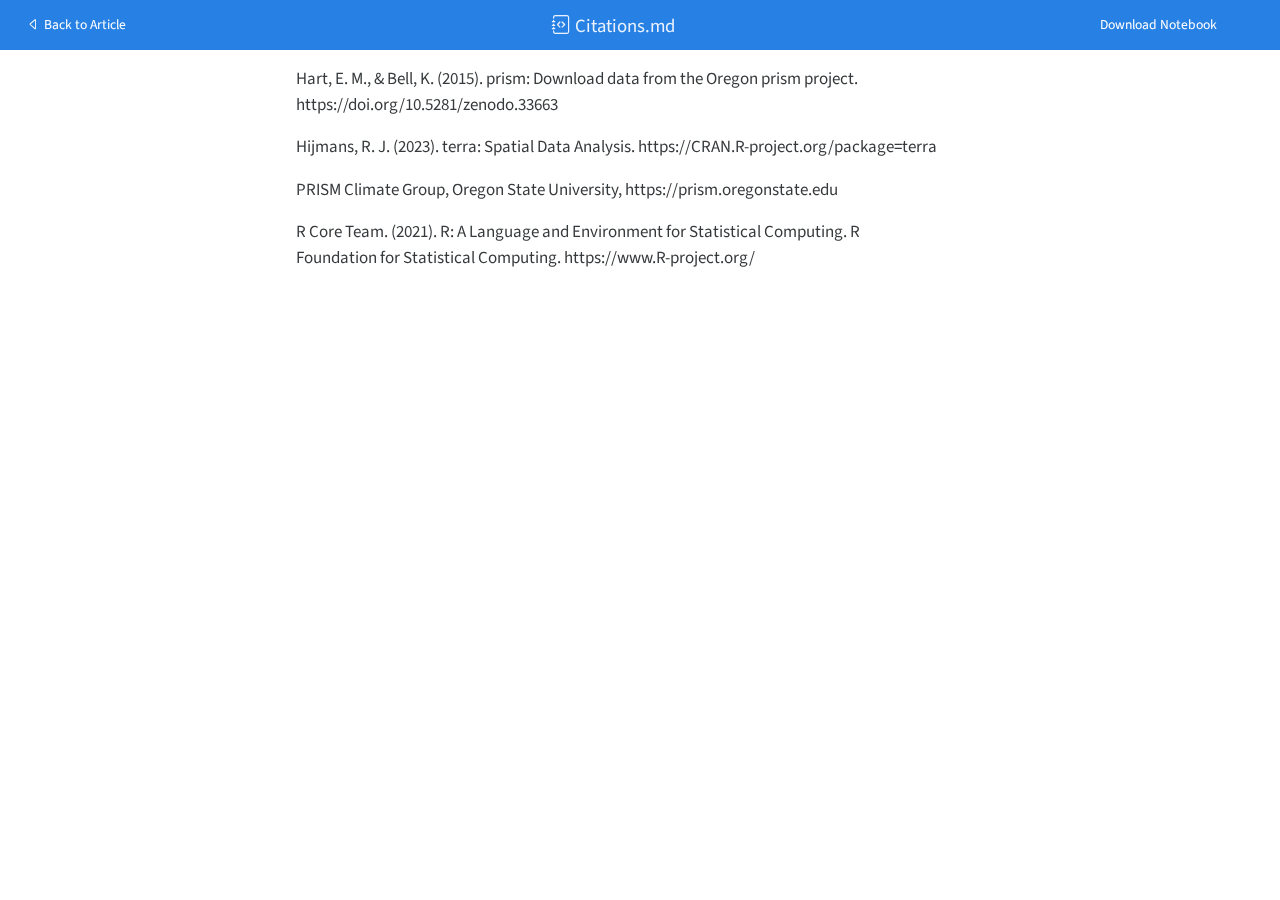
<file: _manuscript/Citations-preview.html>
<!DOCTYPE html>
<html xmlns="http://www.w3.org/1999/xhtml" lang="en" xml:lang="en"><head>
    <meta charset="utf-8">
    <meta name="generator" content="quarto-1.5.57">

    <meta name="viewport" content="width=device-width, initial-scale=1.0, user-scalable=yes">


    <title>citations</title>
    <style>
      code{white-space: pre-wrap;}
      span.smallcaps{font-variant: small-caps;}
      div.columns{display: flex; gap: min(4vw, 1.5em);}
      div.column{flex: auto; overflow-x: auto;}
      div.hanging-indent{margin-left: 1.5em; text-indent: -1.5em;}
      ul.task-list{list-style: none;}
      ul.task-list li input[type="checkbox"] {
        width: 0.8em;
        margin: 0 0.8em 0.2em -1em; /* quarto-specific, see https://github.com/quarto-dev/quarto-cli/issues/4556 */ 
        vertical-align: middle;
      }
    </style>

    <style>
      body.hypothesis-enabled #quarto-embed-header {
        padding-right: 36px;
      }

      #quarto-embed-header {
        height: 3em;
        width: 100%;
        display: flex;
        justify-content: space-between;
        align-items: center;
        border-bottom: solid 1px;
      }

      #quarto-embed-header h6 {
        font-size: 1.1em;
        padding-top: 0.6em;
        margin-left: 1em;
        margin-right: 1em;
        font-weight: 400;
      }

      #quarto-embed-header a.quarto-back-link,
      #quarto-embed-header a.quarto-download-embed {
        font-size: 0.8em;
        margin-top: 1em;
        margin-bottom: 1em;
        margin-left: 1em;
        margin-right: 1em;
      }

      .quarto-back-container {
        padding-left: 0.5em;
        display: flex;
      }

      .headroom {
          will-change: transform;
          transition: transform 200ms linear;
      }

      .headroom--pinned {
          transform: translateY(0%);
      }

      .headroom--unpinned {
          transform: translateY(-100%);
      }      
    </style>

    <script>
    window.document.addEventListener("DOMContentLoaded", function () {

      var header = window.document.querySelector("#quarto-embed-header");
      const titleBannerEl = window.document.querySelector("body > #title-block-header");
      if (titleBannerEl) {
        titleBannerEl.style.paddingTop = header.clientHeight + "px";
      }
      const contentEl = window.document.getElementById('quarto-content');
      for (const child of contentEl.children) {
        child.style.paddingTop = header.clientHeight + "px";
        child.style.marginTop = "1em";
      }

      // Use the article root if the `back` call doesn't work. This isn't perfect
      // but should typically work
      window.quartoBackToArticle = () => {
        var currentUrl = window.location.href;
        window.history.back();
        setTimeout(() => {
            // if location was not changed in 100 ms, then there is no history back
            if(currentUrl === window.location.href){              
                // redirect to site root
                window.location.href = "index.html";
            }
        }, 100);
      }

      const headroom = new window.Headroom(header, {
        tolerance: 5,
        onPin: function () {
        },
        onUnpin: function () {
        },
      });
      headroom.init();
    });
    </script>

    
<script src="site_libs/manuscript-notebook/headroom.min.js"></script>
<script src="site_libs/clipboard/clipboard.min.js"></script>
<script src="site_libs/quarto-html/quarto.js"></script>
<script src="site_libs/quarto-html/popper.min.js"></script>
<script src="site_libs/quarto-html/tippy.umd.min.js"></script>
<script src="site_libs/quarto-html/anchor.min.js"></script>
<link href="site_libs/quarto-html/tippy.css" rel="stylesheet">
<link href="site_libs/quarto-html/quarto-syntax-highlighting.css" rel="stylesheet" id="quarto-text-highlighting-styles">
<script src="site_libs/bootstrap/bootstrap.min.js"></script>
<link href="site_libs/bootstrap/bootstrap-icons.css" rel="stylesheet">
<link href="site_libs/bootstrap/bootstrap.min.css" rel="stylesheet" id="quarto-bootstrap" data-mode="light">
     <script async="" src="https://hypothes.is/embed.js"></script>
<script>
  window.document.addEventListener("DOMContentLoaded", function (_event) {
    document.body.classList.add('hypothesis-enabled');
  });
</script>  
      </head>

  <body class="quarto-notebook">
    <div id="quarto-embed-header" class="headroom fixed-top bg-primary">
      
      <a onclick="window.quartoBackToArticle(); return false;" class="btn btn-primary quarto-back-link" href=""><i class="bi bi-caret-left"></i> Back to Article</a>
      <h6><i class="bi bi-journal-code"></i> Citations.md</h6>

            <a href="./Citations.md" class="btn btn-primary quarto-download-embed" download="Citations.md">Download Notebook</a>
          </div>

     <div id="quarto-content" class="page-columns page-rows-contents page-layout-article toc-left">
<div id="quarto-sidebar-toc-left" class="sidebar toc-left">
  
</div>
<div id="quarto-margin-sidebar" class="sidebar margin-sidebar zindex-bottom">
</div>
<main class="content quarto-banner-title-block" id="quarto-document-content">    <p>Hart, E. M., &amp; Bell, K. (2015). prism: Download data from the Oregon prism project. https://doi.org/10.5281/zenodo.33663</p>
<p>Hijmans, R. J. (2023). terra: Spatial Data Analysis. https://CRAN.R-project.org/package=terra</p>
<p>PRISM Climate Group, Oregon State University, https://prism.oregonstate.edu</p>
<p>R Core Team. (2021). R: A Language and Environment for Statistical Computing. R Foundation for Statistical Computing. https://www.R-project.org/</p>
     </main>
<!-- /main column -->  <script id="quarto-html-after-body" type="application/javascript">
window.document.addEventListener("DOMContentLoaded", function (event) {
  const toggleBodyColorMode = (bsSheetEl) => {
    const mode = bsSheetEl.getAttribute("data-mode");
    const bodyEl = window.document.querySelector("body");
    if (mode === "dark") {
      bodyEl.classList.add("quarto-dark");
      bodyEl.classList.remove("quarto-light");
    } else {
      bodyEl.classList.add("quarto-light");
      bodyEl.classList.remove("quarto-dark");
    }
  }
  const toggleBodyColorPrimary = () => {
    const bsSheetEl = window.document.querySelector("link#quarto-bootstrap");
    if (bsSheetEl) {
      toggleBodyColorMode(bsSheetEl);
    }
  }
  toggleBodyColorPrimary();  
  const icon = "";
  const anchorJS = new window.AnchorJS();
  anchorJS.options = {
    placement: 'right',
    icon: icon
  };
  anchorJS.add('.anchored');
  const isCodeAnnotation = (el) => {
    for (const clz of el.classList) {
      if (clz.startsWith('code-annotation-')) {                     
        return true;
      }
    }
    return false;
  }
  const onCopySuccess = function(e) {
    // button target
    const button = e.trigger;
    // don't keep focus
    button.blur();
    // flash "checked"
    button.classList.add('code-copy-button-checked');
    var currentTitle = button.getAttribute("title");
    button.setAttribute("title", "Copied!");
    let tooltip;
    if (window.bootstrap) {
      button.setAttribute("data-bs-toggle", "tooltip");
      button.setAttribute("data-bs-placement", "left");
      button.setAttribute("data-bs-title", "Copied!");
      tooltip = new bootstrap.Tooltip(button, 
        { trigger: "manual", 
          customClass: "code-copy-button-tooltip",
          offset: [0, -8]});
      tooltip.show();    
    }
    setTimeout(function() {
      if (tooltip) {
        tooltip.hide();
        button.removeAttribute("data-bs-title");
        button.removeAttribute("data-bs-toggle");
        button.removeAttribute("data-bs-placement");
      }
      button.setAttribute("title", currentTitle);
      button.classList.remove('code-copy-button-checked');
    }, 1000);
    // clear code selection
    e.clearSelection();
  }
  const getTextToCopy = function(trigger) {
      const codeEl = trigger.previousElementSibling.cloneNode(true);
      for (const childEl of codeEl.children) {
        if (isCodeAnnotation(childEl)) {
          childEl.remove();
        }
      }
      return codeEl.innerText;
  }
  const clipboard = new window.ClipboardJS('.code-copy-button:not([data-in-quarto-modal])', {
    text: getTextToCopy
  });
  clipboard.on('success', onCopySuccess);
  if (window.document.getElementById('quarto-embedded-source-code-modal')) {
    // For code content inside modals, clipBoardJS needs to be initialized with a container option
    // TODO: Check when it could be a function (https://github.com/zenorocha/clipboard.js/issues/860)
    const clipboardModal = new window.ClipboardJS('.code-copy-button[data-in-quarto-modal]', {
      text: getTextToCopy,
      container: window.document.getElementById('quarto-embedded-source-code-modal')
    });
    clipboardModal.on('success', onCopySuccess);
  }
    var localhostRegex = new RegExp(/^(?:http|https):\/\/localhost\:?[0-9]*\//);
    var mailtoRegex = new RegExp(/^mailto:/);
      var filterRegex = new RegExp('/' + window.location.host + '/');
    var isInternal = (href) => {
        return filterRegex.test(href) || localhostRegex.test(href) || mailtoRegex.test(href);
    }
    // Inspect non-navigation links and adorn them if external
 	var links = window.document.querySelectorAll('a[href]:not(.nav-link):not(.navbar-brand):not(.toc-action):not(.sidebar-link):not(.sidebar-item-toggle):not(.pagination-link):not(.no-external):not([aria-hidden]):not(.dropdown-item):not(.quarto-navigation-tool):not(.about-link)');
    for (var i=0; i<links.length; i++) {
      const link = links[i];
      if (!isInternal(link.href)) {
        // undo the damage that might have been done by quarto-nav.js in the case of
        // links that we want to consider external
        if (link.dataset.originalHref !== undefined) {
          link.href = link.dataset.originalHref;
        }
      }
    }
  function tippyHover(el, contentFn, onTriggerFn, onUntriggerFn) {
    const config = {
      allowHTML: true,
      maxWidth: 500,
      delay: 100,
      arrow: false,
      appendTo: function(el) {
          return el.parentElement;
      },
      interactive: true,
      interactiveBorder: 10,
      theme: 'quarto',
      placement: 'bottom-start',
    };
    if (contentFn) {
      config.content = contentFn;
    }
    if (onTriggerFn) {
      config.onTrigger = onTriggerFn;
    }
    if (onUntriggerFn) {
      config.onUntrigger = onUntriggerFn;
    }
    window.tippy(el, config); 
  }
  const noterefs = window.document.querySelectorAll('a[role="doc-noteref"]');
  for (var i=0; i<noterefs.length; i++) {
    const ref = noterefs[i];
    tippyHover(ref, function() {
      // use id or data attribute instead here
      let href = ref.getAttribute('data-footnote-href') || ref.getAttribute('href');
      try { href = new URL(href).hash; } catch {}
      const id = href.replace(/^#\/?/, "");
      const note = window.document.getElementById(id);
      if (note) {
        return note.innerHTML;
      } else {
        return "";
      }
    });
  }
  const xrefs = window.document.querySelectorAll('a.quarto-xref');
  const processXRef = (id, note) => {
    // Strip column container classes
    const stripColumnClz = (el) => {
      el.classList.remove("page-full", "page-columns");
      if (el.children) {
        for (const child of el.children) {
          stripColumnClz(child);
        }
      }
    }
    stripColumnClz(note)
    if (id === null || id.startsWith('sec-')) {
      // Special case sections, only their first couple elements
      const container = document.createElement("div");
      if (note.children && note.children.length > 2) {
        container.appendChild(note.children[0].cloneNode(true));
        for (let i = 1; i < note.children.length; i++) {
          const child = note.children[i];
          if (child.tagName === "P" && child.innerText === "") {
            continue;
          } else {
            container.appendChild(child.cloneNode(true));
            break;
          }
        }
        if (window.Quarto?.typesetMath) {
          window.Quarto.typesetMath(container);
        }
        return container.innerHTML
      } else {
        if (window.Quarto?.typesetMath) {
          window.Quarto.typesetMath(note);
        }
        return note.innerHTML;
      }
    } else {
      // Remove any anchor links if they are present
      const anchorLink = note.querySelector('a.anchorjs-link');
      if (anchorLink) {
        anchorLink.remove();
      }
      if (window.Quarto?.typesetMath) {
        window.Quarto.typesetMath(note);
      }
      // TODO in 1.5, we should make sure this works without a callout special case
      if (note.classList.contains("callout")) {
        return note.outerHTML;
      } else {
        return note.innerHTML;
      }
    }
  }
  for (var i=0; i<xrefs.length; i++) {
    const xref = xrefs[i];
    tippyHover(xref, undefined, function(instance) {
      instance.disable();
      let url = xref.getAttribute('href');
      let hash = undefined; 
      if (url.startsWith('#')) {
        hash = url;
      } else {
        try { hash = new URL(url).hash; } catch {}
      }
      if (hash) {
        const id = hash.replace(/^#\/?/, "");
        const note = window.document.getElementById(id);
        if (note !== null) {
          try {
            const html = processXRef(id, note.cloneNode(true));
            instance.setContent(html);
          } finally {
            instance.enable();
            instance.show();
          }
        } else {
          // See if we can fetch this
          fetch(url.split('#')[0])
          .then(res => res.text())
          .then(html => {
            const parser = new DOMParser();
            const htmlDoc = parser.parseFromString(html, "text/html");
            const note = htmlDoc.getElementById(id);
            if (note !== null) {
              const html = processXRef(id, note);
              instance.setContent(html);
            } 
          }).finally(() => {
            instance.enable();
            instance.show();
          });
        }
      } else {
        // See if we can fetch a full url (with no hash to target)
        // This is a special case and we should probably do some content thinning / targeting
        fetch(url)
        .then(res => res.text())
        .then(html => {
          const parser = new DOMParser();
          const htmlDoc = parser.parseFromString(html, "text/html");
          const note = htmlDoc.querySelector('main.content');
          if (note !== null) {
            // This should only happen for chapter cross references
            // (since there is no id in the URL)
            // remove the first header
            if (note.children.length > 0 && note.children[0].tagName === "HEADER") {
              note.children[0].remove();
            }
            const html = processXRef(null, note);
            instance.setContent(html);
          } 
        }).finally(() => {
          instance.enable();
          instance.show();
        });
      }
    }, function(instance) {
    });
  }
      let selectedAnnoteEl;
      const selectorForAnnotation = ( cell, annotation) => {
        let cellAttr = 'data-code-cell="' + cell + '"';
        let lineAttr = 'data-code-annotation="' +  annotation + '"';
        const selector = 'span[' + cellAttr + '][' + lineAttr + ']';
        return selector;
      }
      const selectCodeLines = (annoteEl) => {
        const doc = window.document;
        const targetCell = annoteEl.getAttribute("data-target-cell");
        const targetAnnotation = annoteEl.getAttribute("data-target-annotation");
        const annoteSpan = window.document.querySelector(selectorForAnnotation(targetCell, targetAnnotation));
        const lines = annoteSpan.getAttribute("data-code-lines").split(",");
        const lineIds = lines.map((line) => {
          return targetCell + "-" + line;
        })
        let top = null;
        let height = null;
        let parent = null;
        if (lineIds.length > 0) {
            //compute the position of the single el (top and bottom and make a div)
            const el = window.document.getElementById(lineIds[0]);
            top = el.offsetTop;
            height = el.offsetHeight;
            parent = el.parentElement.parentElement;
          if (lineIds.length > 1) {
            const lastEl = window.document.getElementById(lineIds[lineIds.length - 1]);
            const bottom = lastEl.offsetTop + lastEl.offsetHeight;
            height = bottom - top;
          }
          if (top !== null && height !== null && parent !== null) {
            // cook up a div (if necessary) and position it 
            let div = window.document.getElementById("code-annotation-line-highlight");
            if (div === null) {
              div = window.document.createElement("div");
              div.setAttribute("id", "code-annotation-line-highlight");
              div.style.position = 'absolute';
              parent.appendChild(div);
            }
            div.style.top = top - 2 + "px";
            div.style.height = height + 4 + "px";
            div.style.left = 0;
            let gutterDiv = window.document.getElementById("code-annotation-line-highlight-gutter");
            if (gutterDiv === null) {
              gutterDiv = window.document.createElement("div");
              gutterDiv.setAttribute("id", "code-annotation-line-highlight-gutter");
              gutterDiv.style.position = 'absolute';
              const codeCell = window.document.getElementById(targetCell);
              const gutter = codeCell.querySelector('.code-annotation-gutter');
              gutter.appendChild(gutterDiv);
            }
            gutterDiv.style.top = top - 2 + "px";
            gutterDiv.style.height = height + 4 + "px";
          }
          selectedAnnoteEl = annoteEl;
        }
      };
      const unselectCodeLines = () => {
        const elementsIds = ["code-annotation-line-highlight", "code-annotation-line-highlight-gutter"];
        elementsIds.forEach((elId) => {
          const div = window.document.getElementById(elId);
          if (div) {
            div.remove();
          }
        });
        selectedAnnoteEl = undefined;
      };
        // Handle positioning of the toggle
    window.addEventListener(
      "resize",
      throttle(() => {
        elRect = undefined;
        if (selectedAnnoteEl) {
          selectCodeLines(selectedAnnoteEl);
        }
      }, 10)
    );
    function throttle(fn, ms) {
    let throttle = false;
    let timer;
      return (...args) => {
        if(!throttle) { // first call gets through
            fn.apply(this, args);
            throttle = true;
        } else { // all the others get throttled
            if(timer) clearTimeout(timer); // cancel #2
            timer = setTimeout(() => {
              fn.apply(this, args);
              timer = throttle = false;
            }, ms);
        }
      };
    }
      // Attach click handler to the DT
      const annoteDls = window.document.querySelectorAll('dt[data-target-cell]');
      for (const annoteDlNode of annoteDls) {
        annoteDlNode.addEventListener('click', (event) => {
          const clickedEl = event.target;
          if (clickedEl !== selectedAnnoteEl) {
            unselectCodeLines();
            const activeEl = window.document.querySelector('dt[data-target-cell].code-annotation-active');
            if (activeEl) {
              activeEl.classList.remove('code-annotation-active');
            }
            selectCodeLines(clickedEl);
            clickedEl.classList.add('code-annotation-active');
          } else {
            // Unselect the line
            unselectCodeLines();
            clickedEl.classList.remove('code-annotation-active');
          }
        });
      }
  const findCites = (el) => {
    const parentEl = el.parentElement;
    if (parentEl) {
      const cites = parentEl.dataset.cites;
      if (cites) {
        return {
          el,
          cites: cites.split(' ')
        };
      } else {
        return findCites(el.parentElement)
      }
    } else {
      return undefined;
    }
  };
  var bibliorefs = window.document.querySelectorAll('a[role="doc-biblioref"]');
  for (var i=0; i<bibliorefs.length; i++) {
    const ref = bibliorefs[i];
    const citeInfo = findCites(ref);
    if (citeInfo) {
      tippyHover(citeInfo.el, function() {
        var popup = window.document.createElement('div');
        citeInfo.cites.forEach(function(cite) {
          var citeDiv = window.document.createElement('div');
          citeDiv.classList.add('hanging-indent');
          citeDiv.classList.add('csl-entry');
          var biblioDiv = window.document.getElementById('ref-' + cite);
          if (biblioDiv) {
            citeDiv.innerHTML = biblioDiv.innerHTML;
          }
          popup.appendChild(citeDiv);
        });
        return popup.innerHTML;
      });
    }
  }
});
</script>  </div> <!-- /content --> 
  
</body></html>
</file>
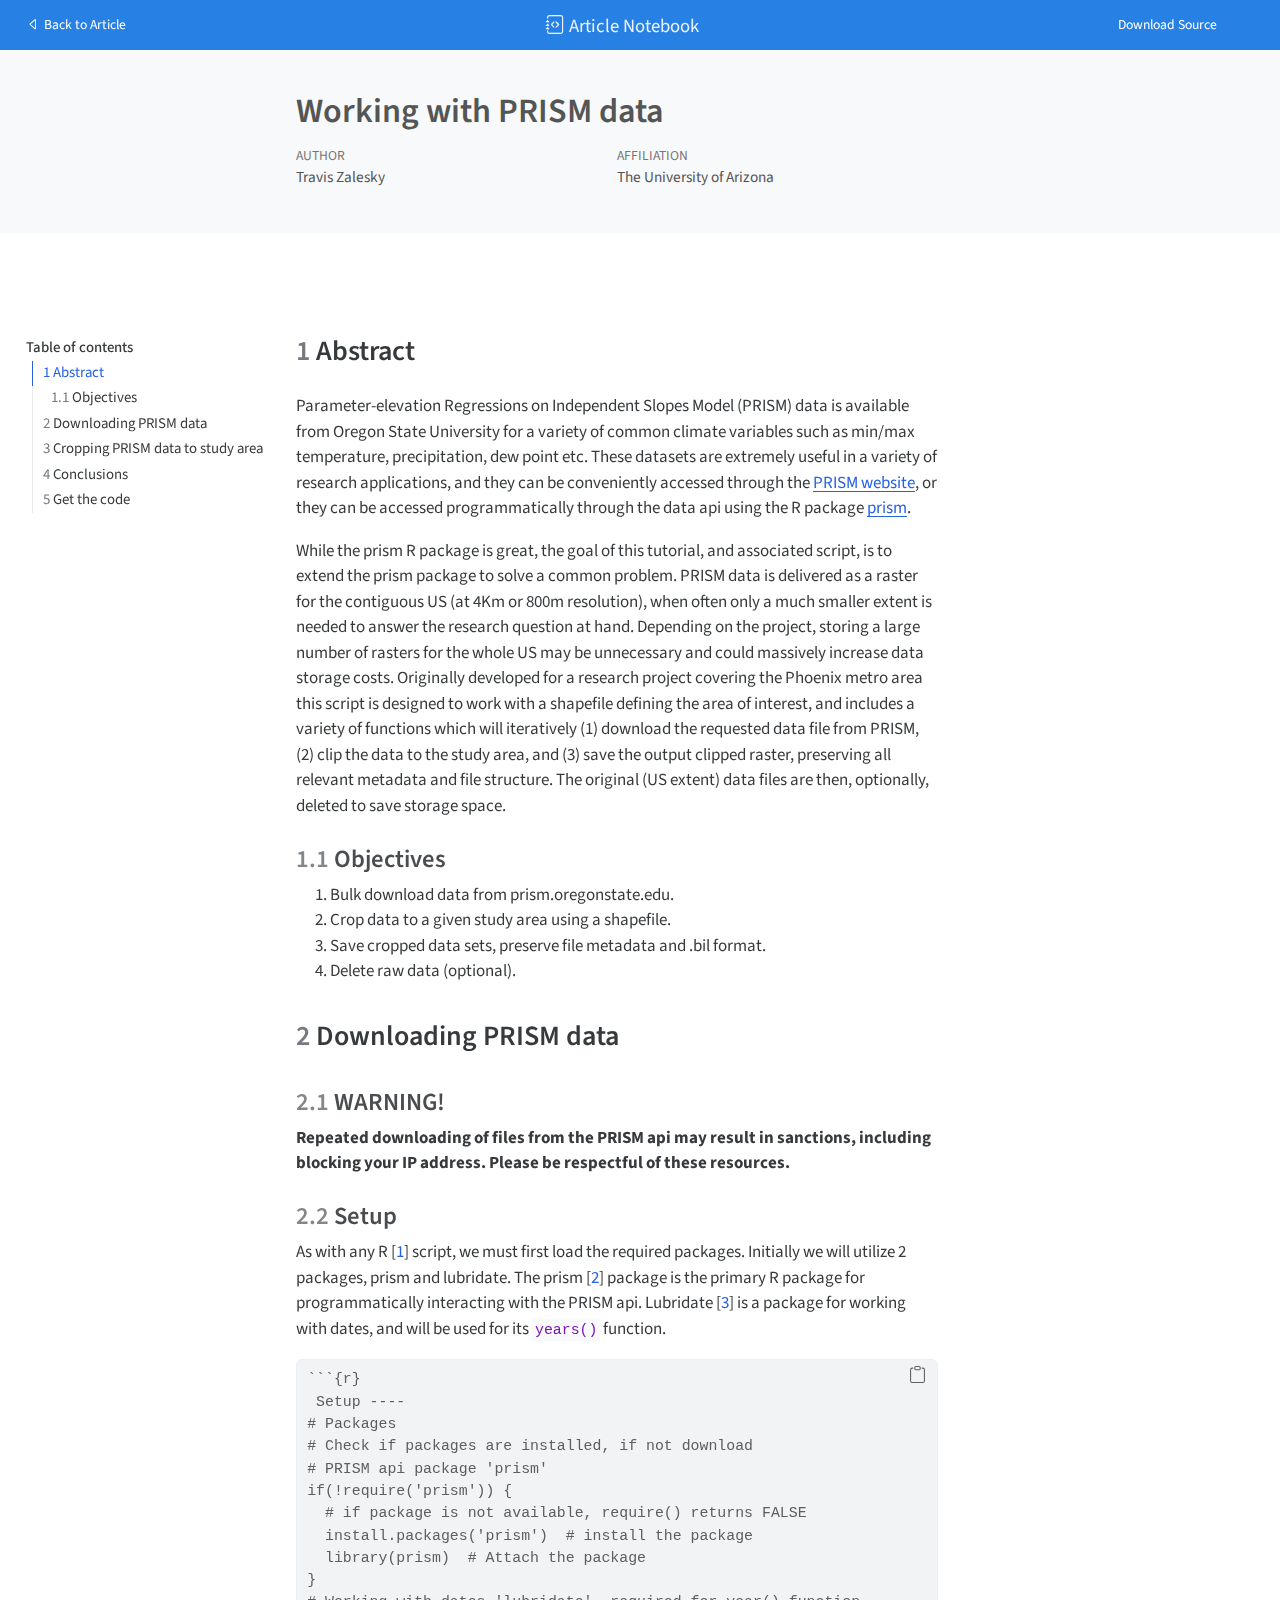
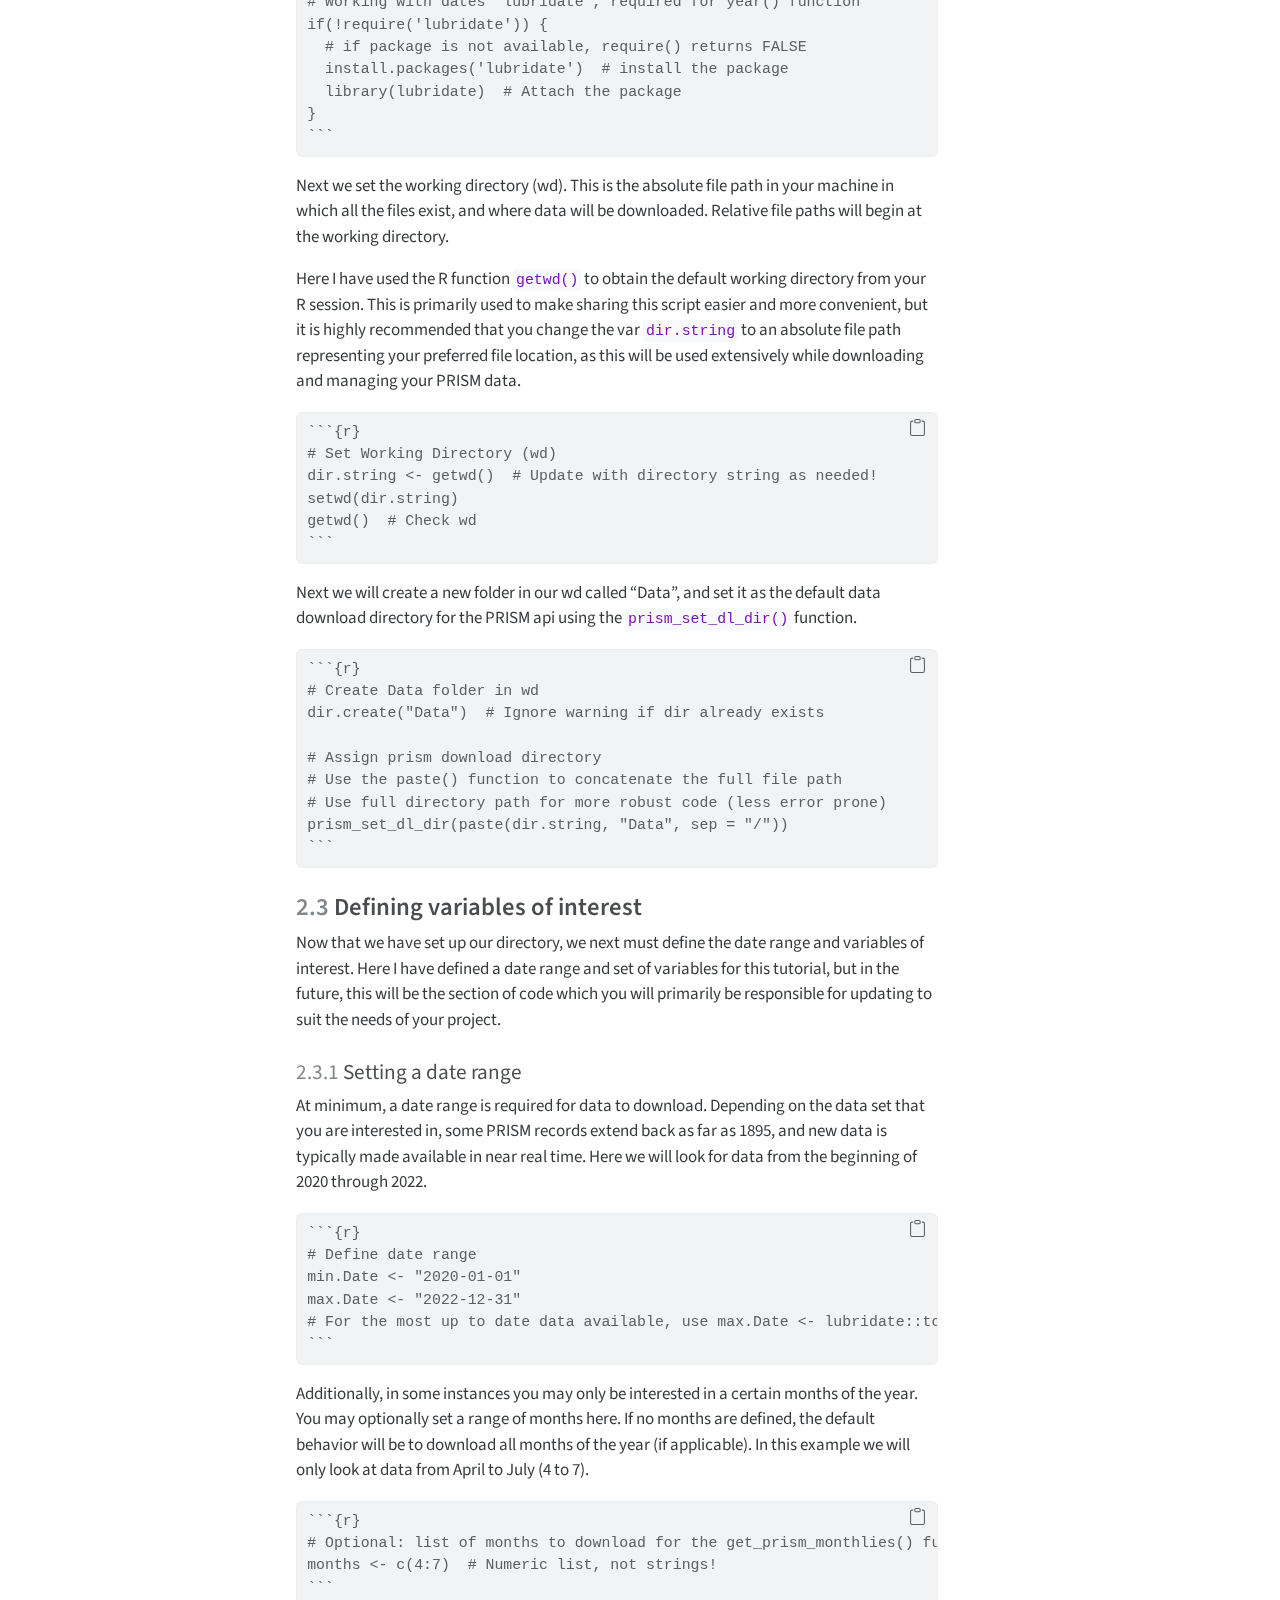
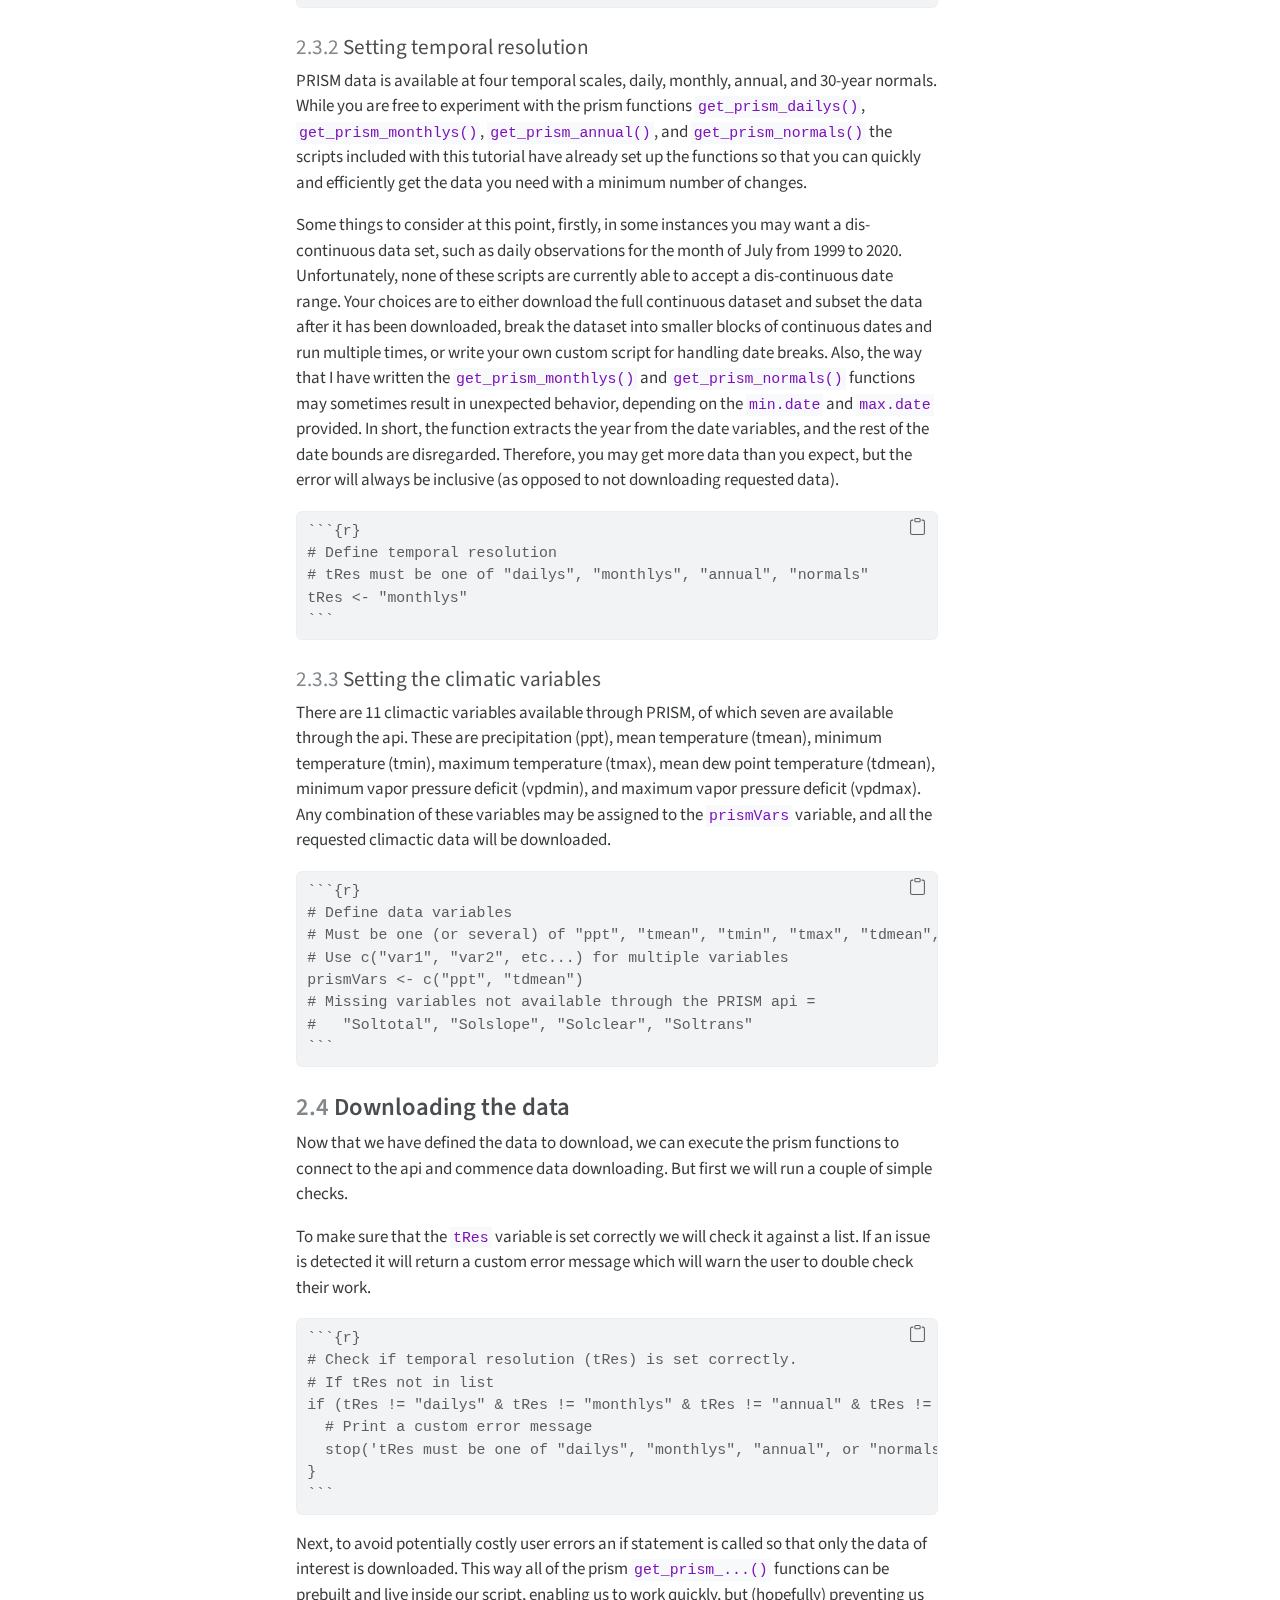
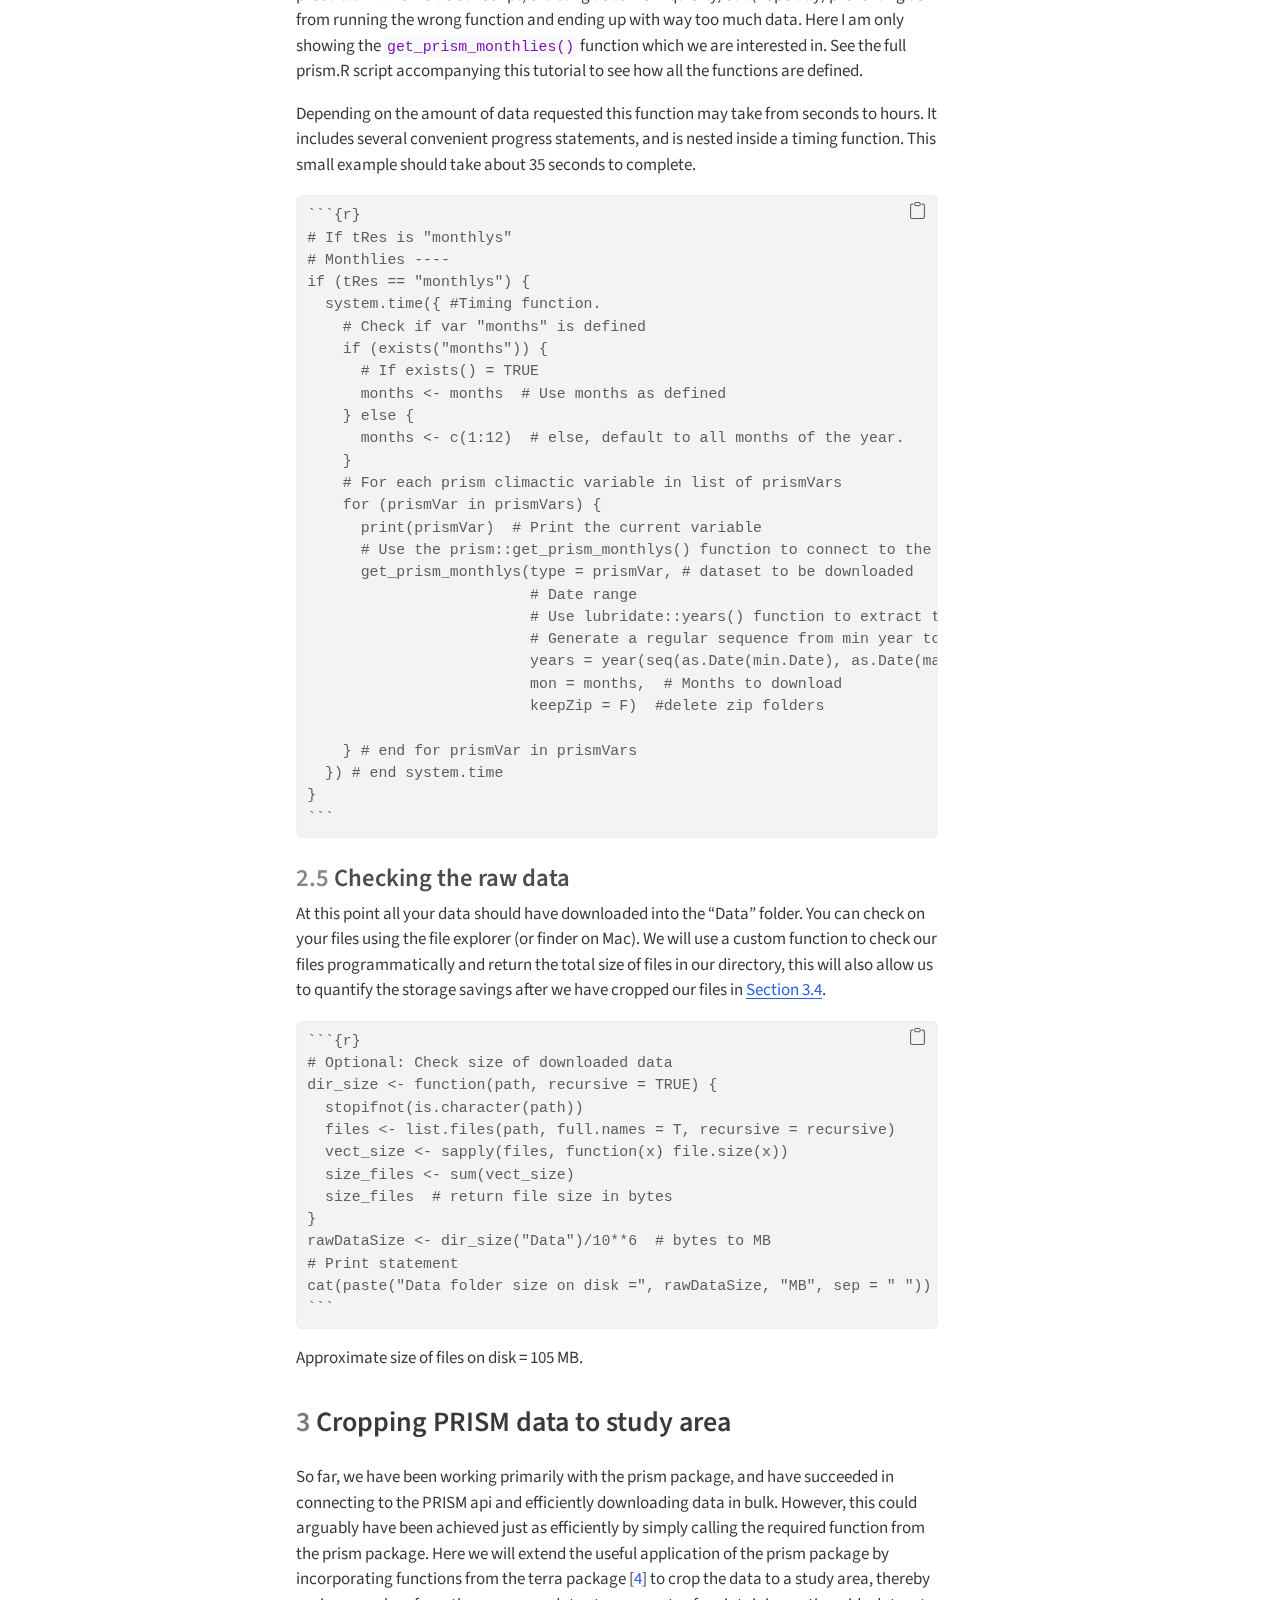
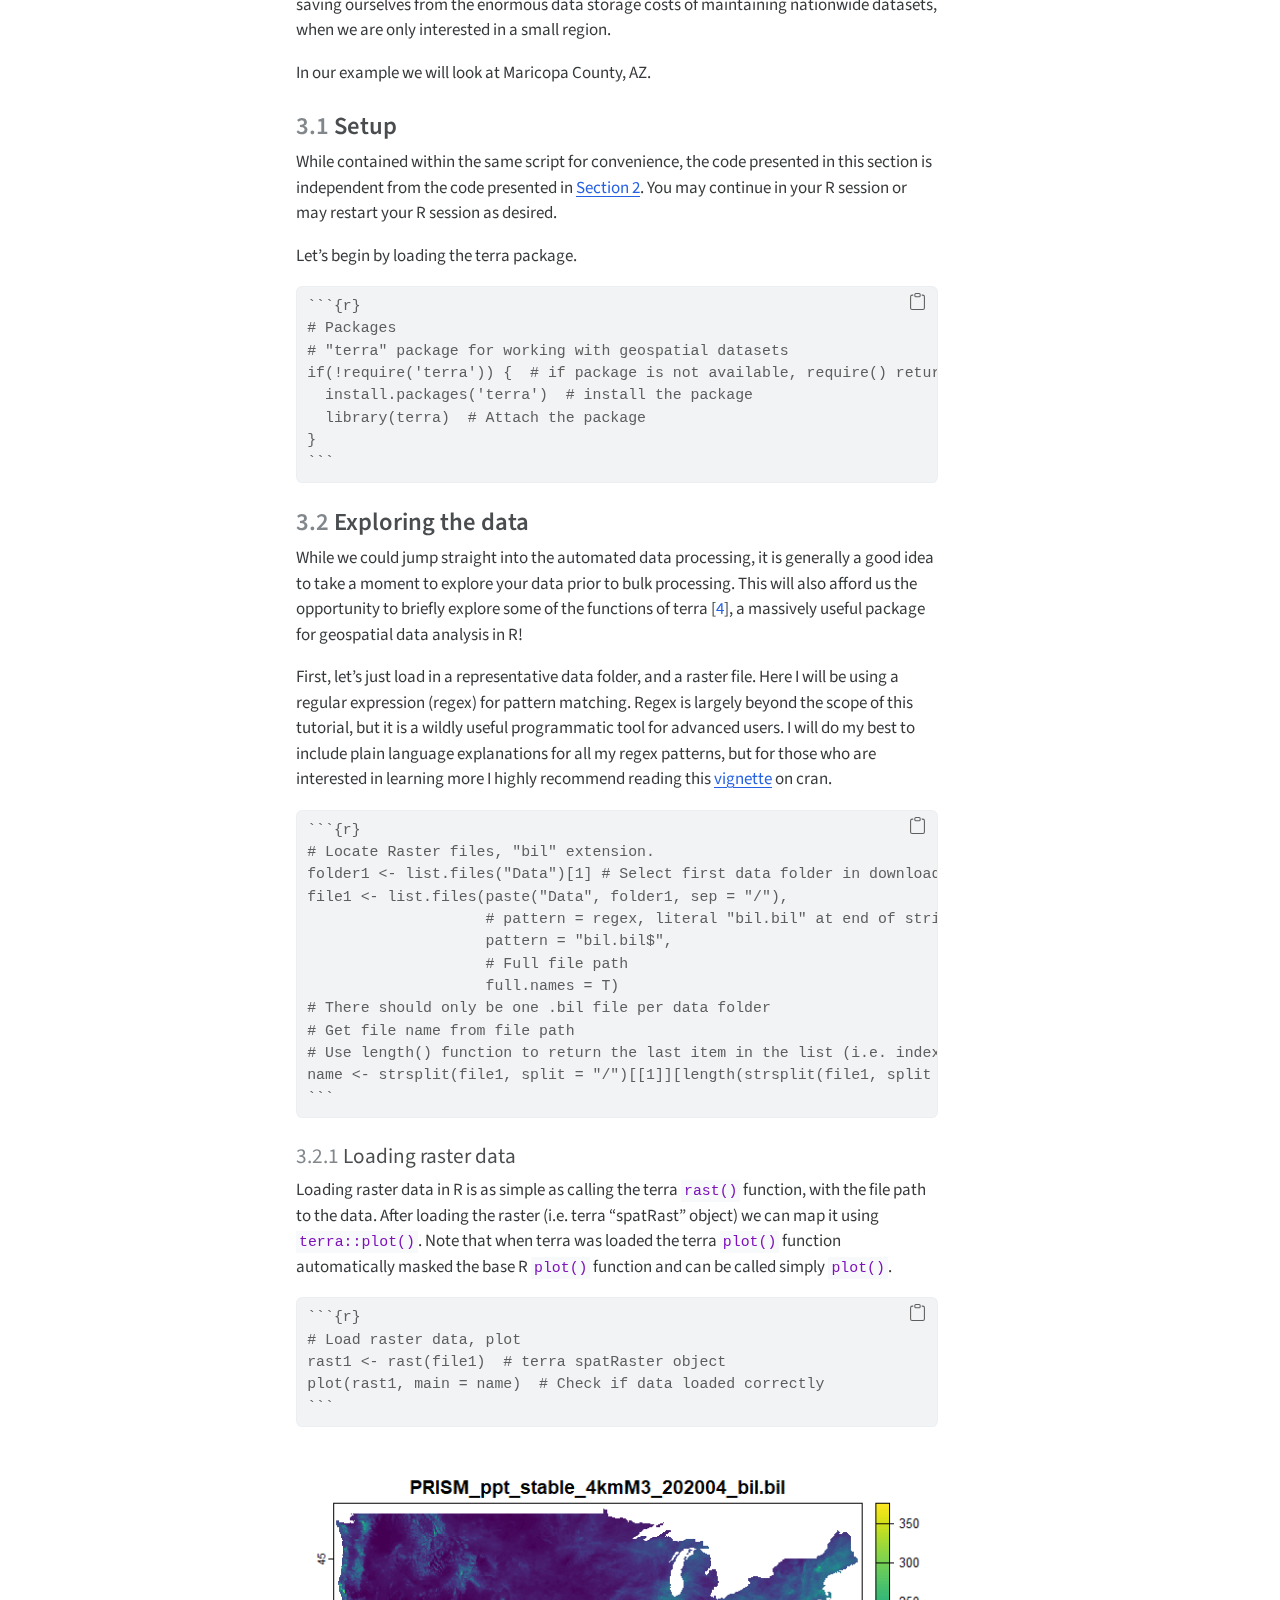
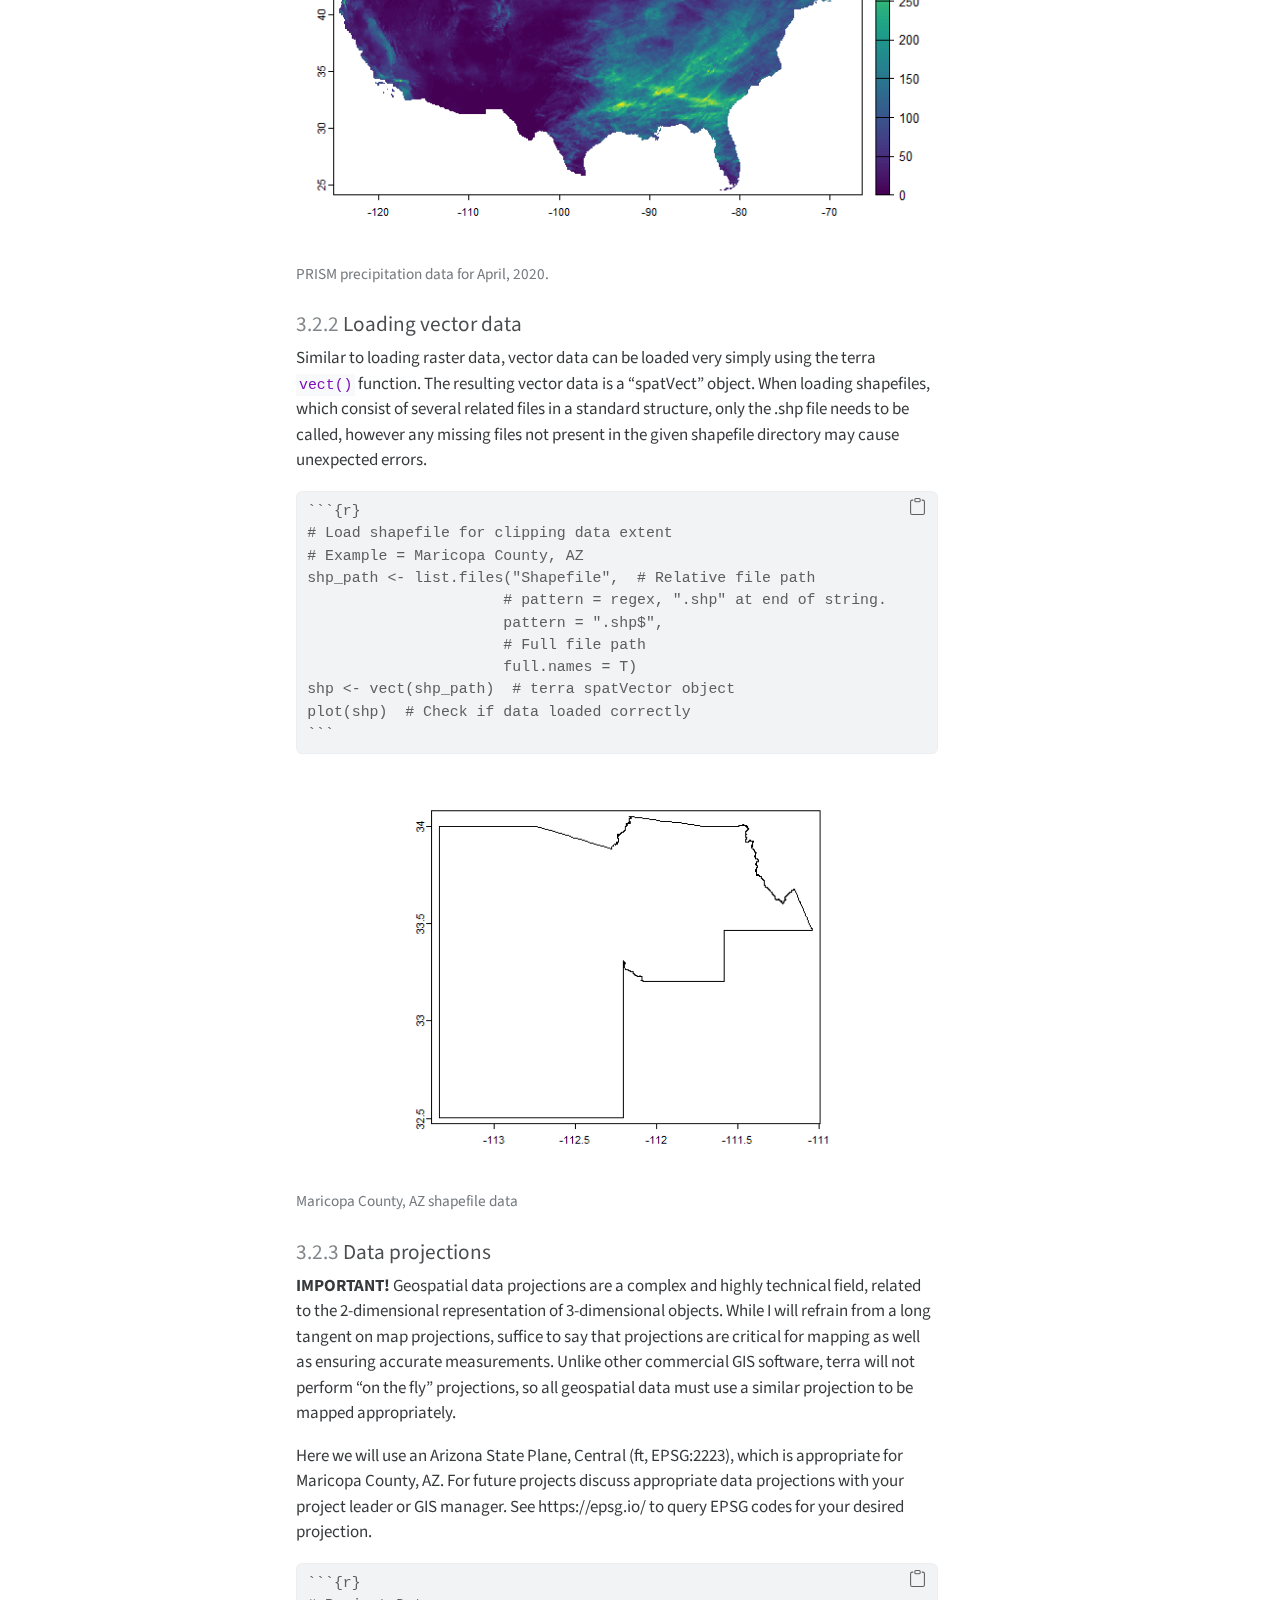
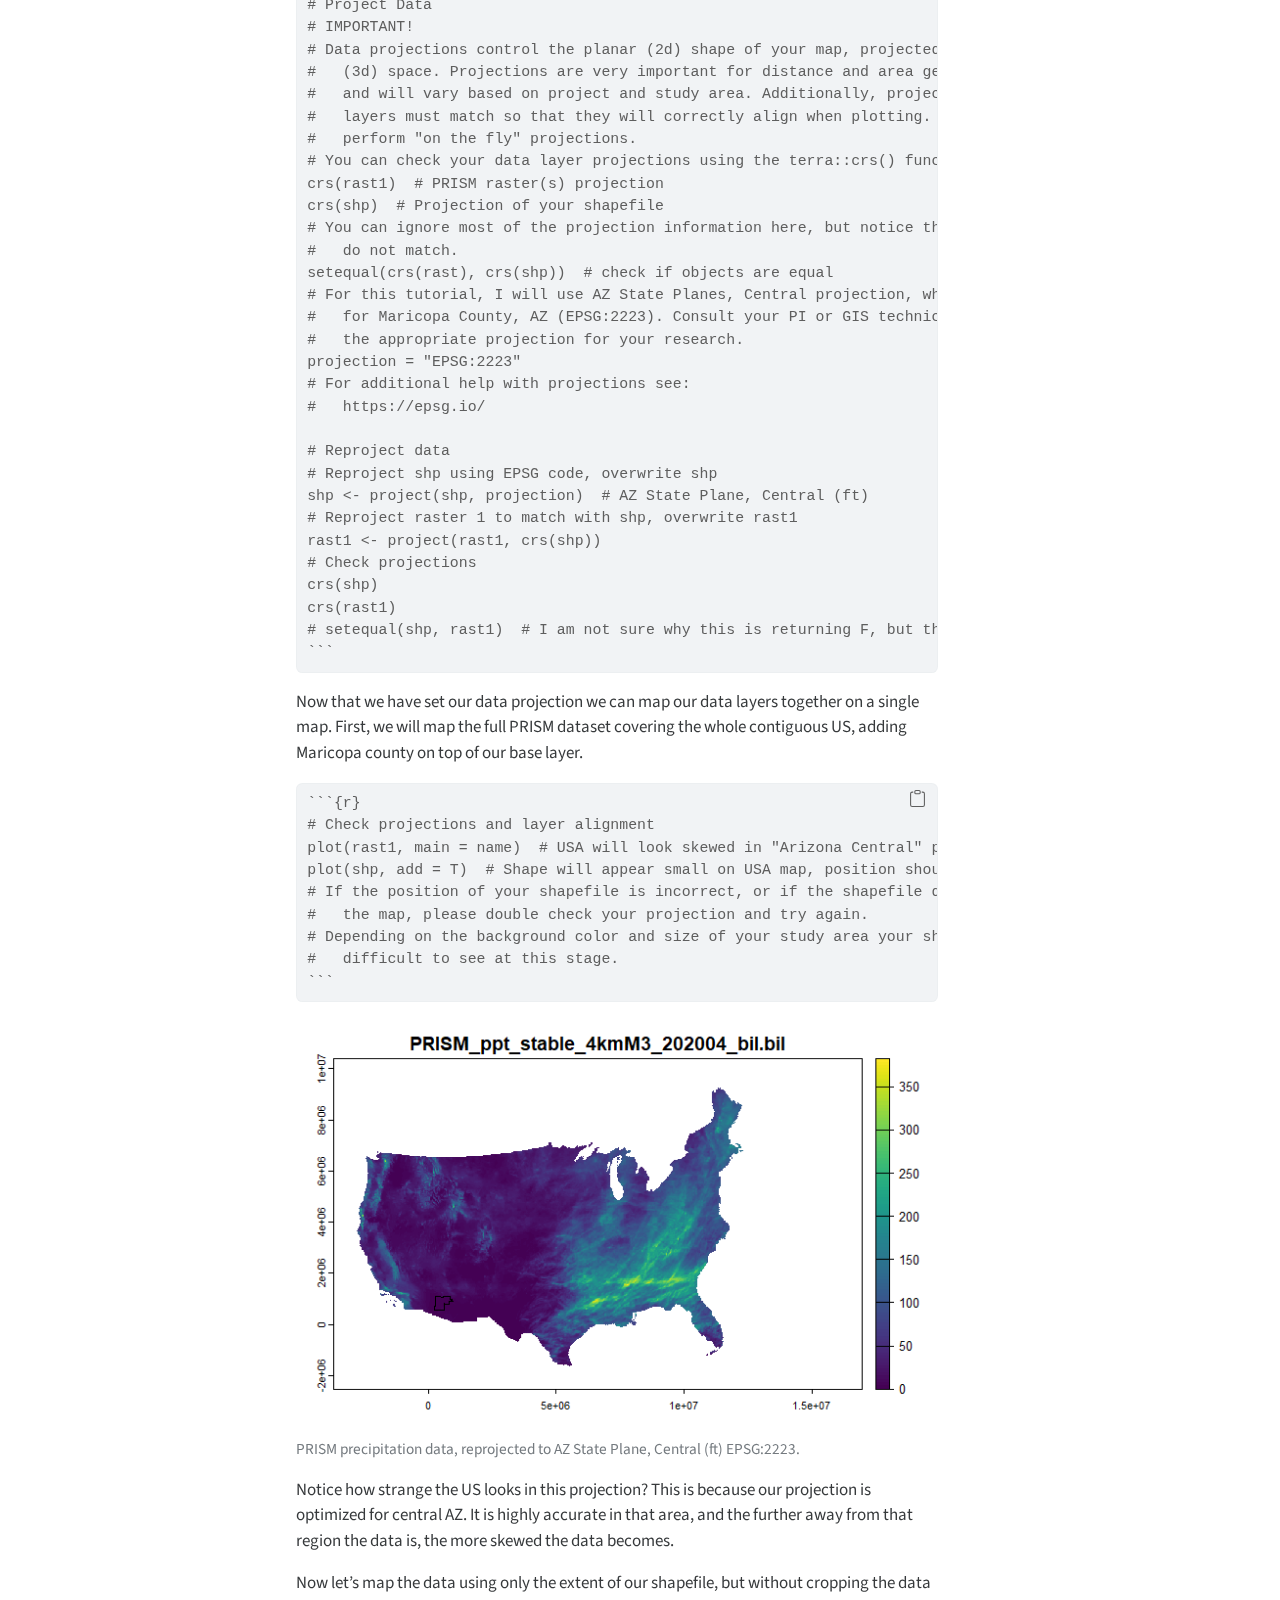
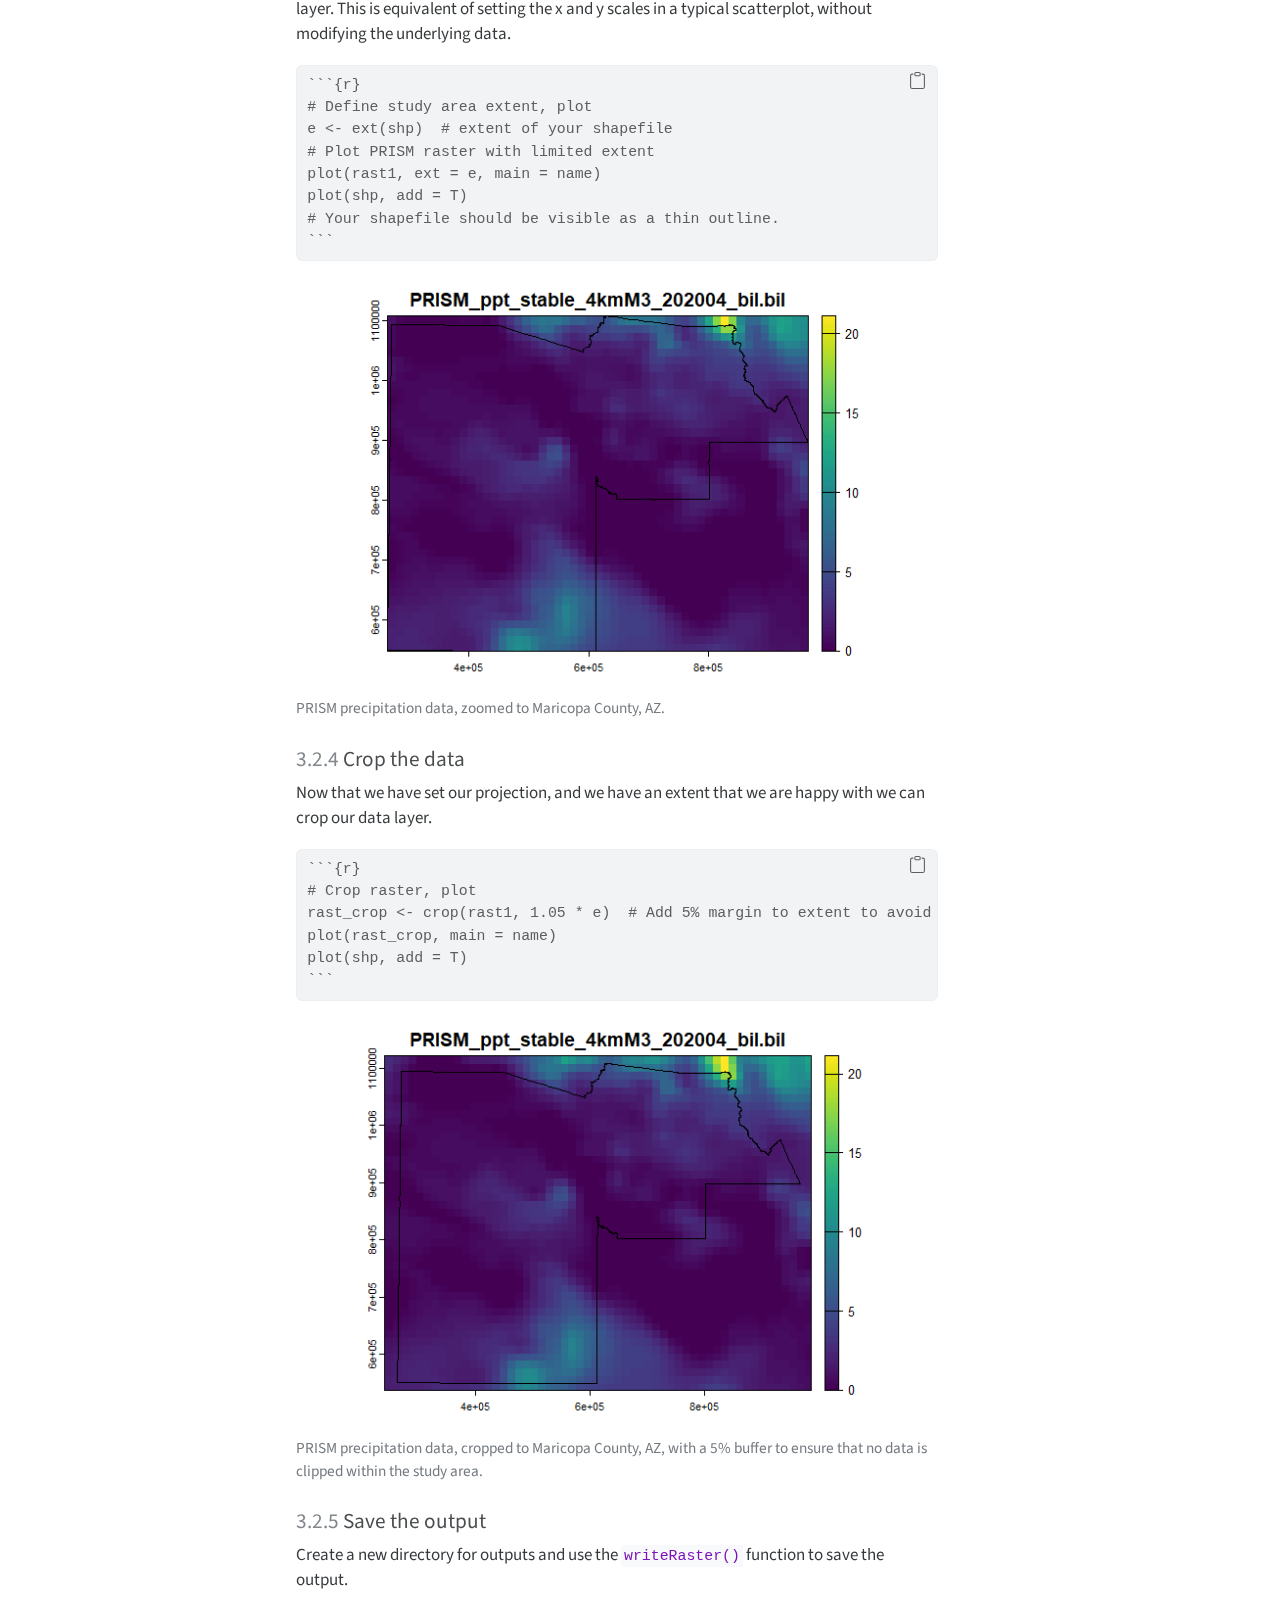
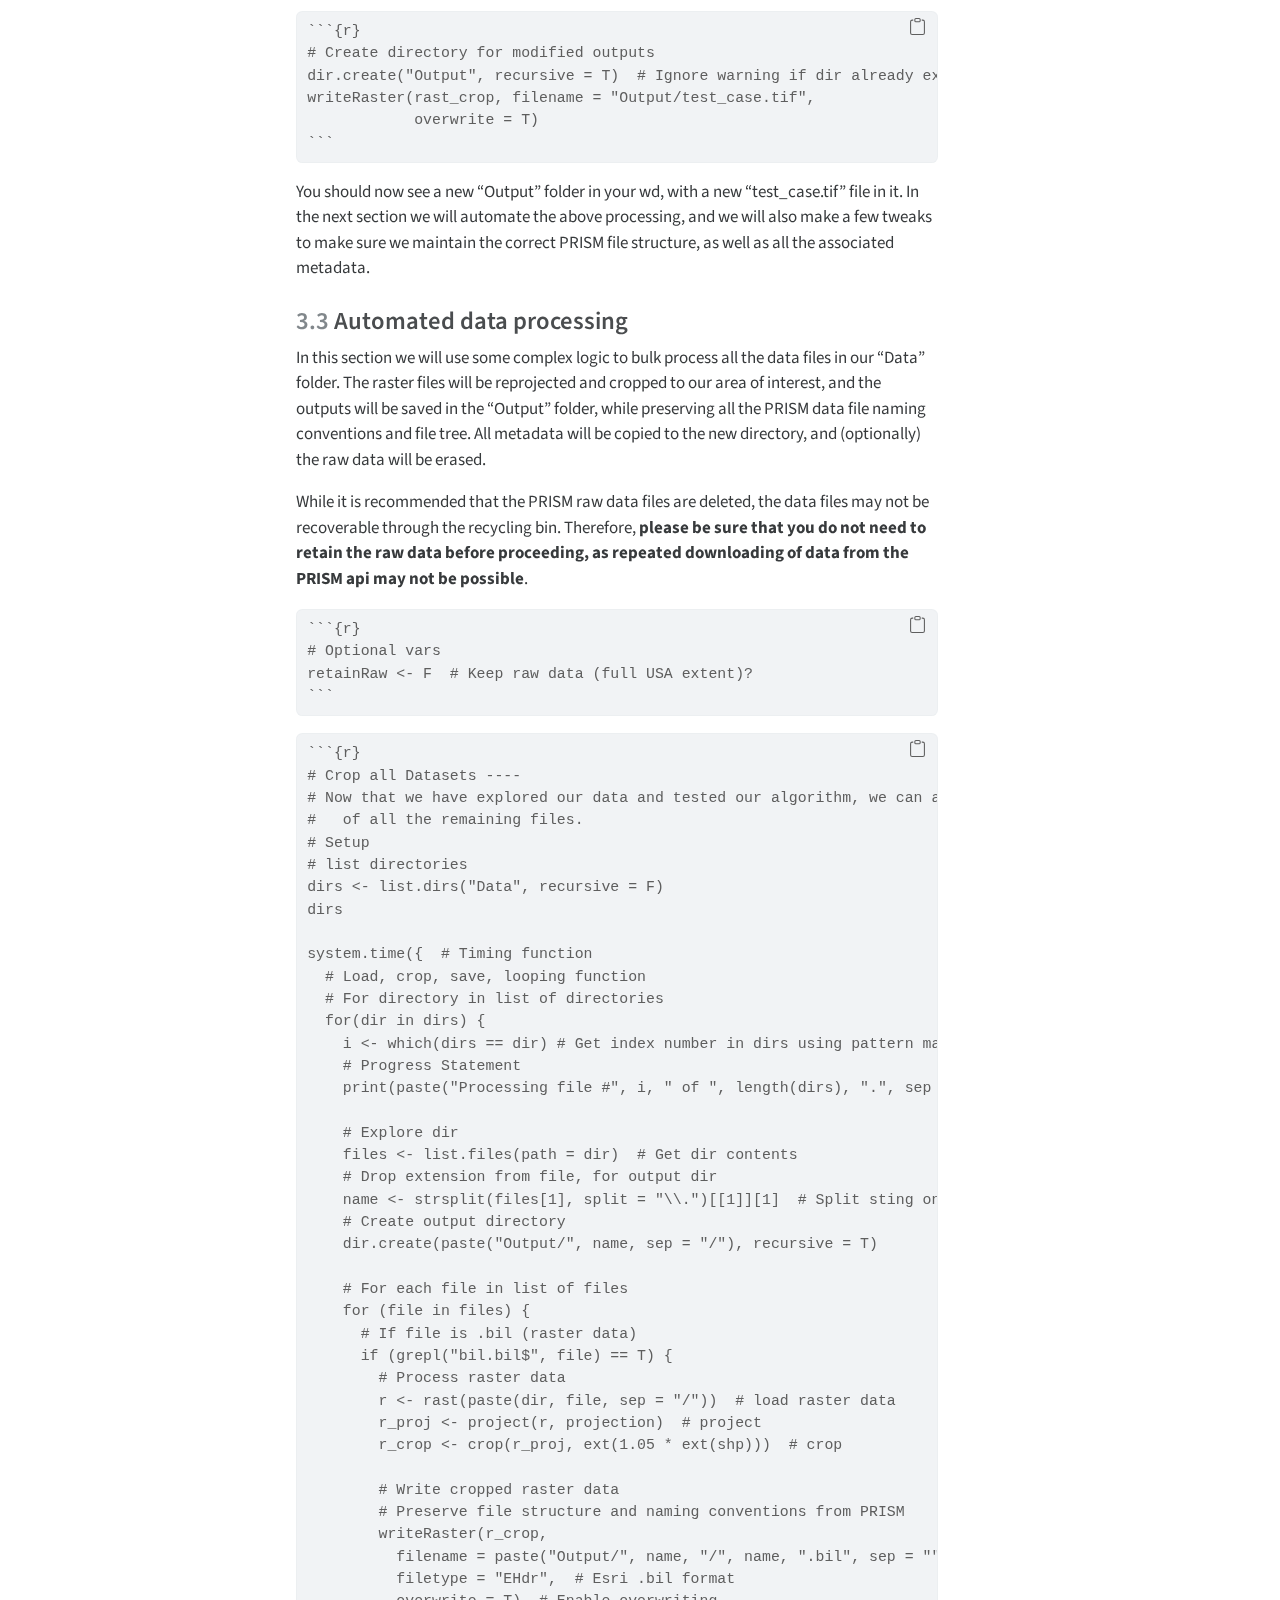
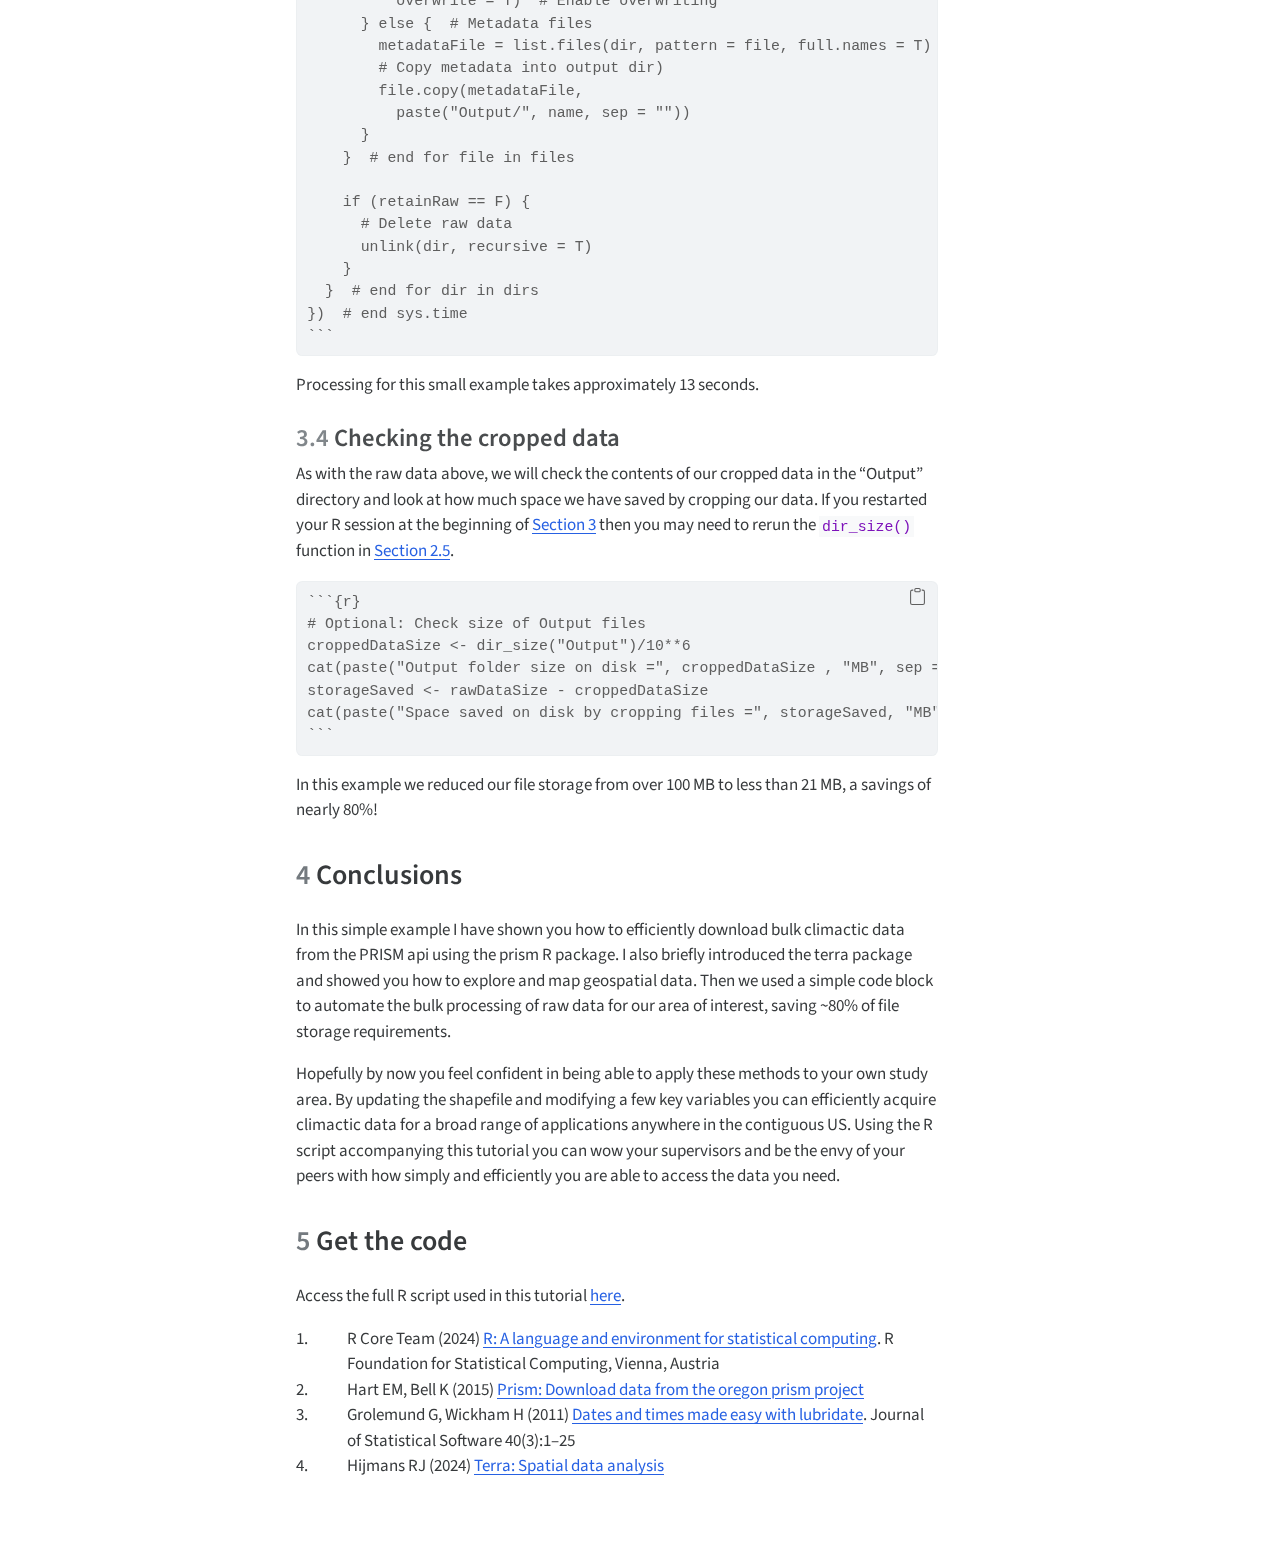
<file: _manuscript/index-preview.html>
<!DOCTYPE html>
<html xmlns="http://www.w3.org/1999/xhtml" lang="en" xml:lang="en"><head>
    <meta charset="utf-8">
    <meta name="generator" content="quarto-1.5.57">

    <meta name="viewport" content="width=device-width, initial-scale=1.0, user-scalable=yes">


    <title>Working with PRISM data</title>
    <style>
      code{white-space: pre-wrap;}
      span.smallcaps{font-variant: small-caps;}
      div.columns{display: flex; gap: min(4vw, 1.5em);}
      div.column{flex: auto; overflow-x: auto;}
      div.hanging-indent{margin-left: 1.5em; text-indent: -1.5em;}
      ul.task-list{list-style: none;}
      ul.task-list li input[type="checkbox"] {
        width: 0.8em;
        margin: 0 0.8em 0.2em -1em; /* quarto-specific, see https://github.com/quarto-dev/quarto-cli/issues/4556 */ 
        vertical-align: middle;
      }
      /* CSS for syntax highlighting */
      pre > code.sourceCode { white-space: pre; position: relative; }
      pre > code.sourceCode > span { line-height: 1.25; }
      pre > code.sourceCode > span:empty { height: 1.2em; }
      .sourceCode { overflow: visible; }
      code.sourceCode > span { color: inherit; text-decoration: inherit; }
      div.sourceCode { margin: 1em 0; }
      pre.sourceCode { margin: 0; }
      @media screen {
      div.sourceCode { overflow: auto; }
      }
      @media print {
      pre > code.sourceCode { white-space: pre-wrap; }
      pre > code.sourceCode > span { display: inline-block; text-indent: -5em; padding-left: 5em; }
      }
      pre.numberSource code
        { counter-reset: source-line 0; }
      pre.numberSource code > span
        { position: relative; left: -4em; counter-increment: source-line; }
      pre.numberSource code > span > a:first-child::before
        { content: counter(source-line);
          position: relative; left: -1em; text-align: right; vertical-align: baseline;
          border: none; display: inline-block;
          -webkit-touch-callout: none; -webkit-user-select: none;
          -khtml-user-select: none; -moz-user-select: none;
          -ms-user-select: none; user-select: none;
          padding: 0 4px; width: 4em;
        }
      pre.numberSource { margin-left: 3em;  padding-left: 4px; }
      div.sourceCode
        {   }
      @media screen {
      pre > code.sourceCode > span > a:first-child::before { text-decoration: underline; }
      }
      /* CSS for citations */
      div.csl-bib-body { }
      div.csl-entry {
        clear: both;
      }
      .hanging-indent div.csl-entry {
        margin-left:2em;
        text-indent:-2em;
      }
      div.csl-left-margin {
        min-width:2em;
        float:left;
      }
      div.csl-right-inline {
        margin-left:2em;
        padding-left:1em;
      }
      div.csl-indent {
        margin-left: 2em;
      }    </style>

    <style>
      body.hypothesis-enabled #quarto-embed-header {
        padding-right: 36px;
      }

      #quarto-embed-header {
        height: 3em;
        width: 100%;
        display: flex;
        justify-content: space-between;
        align-items: center;
        border-bottom: solid 1px;
      }

      #quarto-embed-header h6 {
        font-size: 1.1em;
        padding-top: 0.6em;
        margin-left: 1em;
        margin-right: 1em;
        font-weight: 400;
      }

      #quarto-embed-header a.quarto-back-link,
      #quarto-embed-header a.quarto-download-embed {
        font-size: 0.8em;
        margin-top: 1em;
        margin-bottom: 1em;
        margin-left: 1em;
        margin-right: 1em;
      }

      .quarto-back-container {
        padding-left: 0.5em;
        display: flex;
      }

      .headroom {
          will-change: transform;
          transition: transform 200ms linear;
      }

      .headroom--pinned {
          transform: translateY(0%);
      }

      .headroom--unpinned {
          transform: translateY(-100%);
      }      
    </style>

    <script>
    window.document.addEventListener("DOMContentLoaded", function () {

      var header = window.document.querySelector("#quarto-embed-header");
      const titleBannerEl = window.document.querySelector("body > #title-block-header");
      if (titleBannerEl) {
        titleBannerEl.style.paddingTop = header.clientHeight + "px";
      }
      const contentEl = window.document.getElementById('quarto-content');
      for (const child of contentEl.children) {
        child.style.paddingTop = header.clientHeight + "px";
        child.style.marginTop = "1em";
      }

      // Use the article root if the `back` call doesn't work. This isn't perfect
      // but should typically work
      window.quartoBackToArticle = () => {
        var currentUrl = window.location.href;
        window.history.back();
        setTimeout(() => {
            // if location was not changed in 100 ms, then there is no history back
            if(currentUrl === window.location.href){              
                // redirect to site root
                window.location.href = "index.html";
            }
        }, 100);
      }

      const headroom = new window.Headroom(header, {
        tolerance: 5,
        onPin: function () {
        },
        onUnpin: function () {
        },
      });
      headroom.init();
    });
    </script>

    
<script src="site_libs/manuscript-notebook/headroom.min.js"></script>
<script src="site_libs/clipboard/clipboard.min.js"></script>
<script src="site_libs/quarto-html/quarto.js"></script>
<script src="site_libs/quarto-html/popper.min.js"></script>
<script src="site_libs/quarto-html/tippy.umd.min.js"></script>
<script src="site_libs/quarto-html/anchor.min.js"></script>
<link href="site_libs/quarto-html/tippy.css" rel="stylesheet">
<link href="site_libs/quarto-html/quarto-syntax-highlighting.css" rel="stylesheet" id="quarto-text-highlighting-styles">
<script src="site_libs/bootstrap/bootstrap.min.js"></script>
<link href="site_libs/bootstrap/bootstrap-icons.css" rel="stylesheet">
<link href="site_libs/bootstrap/bootstrap.min.css" rel="stylesheet" id="quarto-bootstrap" data-mode="light">
<script src="site_libs/quarto-contrib/glightbox/glightbox.min.js"></script>
<link href="site_libs/quarto-contrib/glightbox/glightbox.min.css" rel="stylesheet">
<link href="site_libs/quarto-contrib/glightbox/lightbox.css" rel="stylesheet">
     <script async="" src="https://hypothes.is/embed.js"></script>
<script>
  window.document.addEventListener("DOMContentLoaded", function (_event) {
    document.body.classList.add('hypothesis-enabled');
  });
</script>  
      <meta name="citation_title" content="Working with PRISM data">
<meta name="citation_author" content="Travis Zalesky">
<meta name="citation_language" content="en">
<meta name="citation_reference" content="citation_title=Prism: Download data from the oregon prism project;,citation_author=Edmund M. Hart;,citation_author=Kendon Bell;,citation_publication_date=2015;,citation_cover_date=2015;,citation_year=2015;,citation_fulltext_html_url=https://github.com/ropensci/prism;,citation_doi=10.5281/zenodo.33663;">
<meta name="citation_reference" content="citation_title=Terra: Spatial data analysis;,citation_author=Robert J. Hijmans;,citation_publication_date=2024;,citation_cover_date=2024;,citation_year=2024;,citation_fulltext_html_url=https://CRAN.R-project.org/package=terra;">
<meta name="citation_reference" content="citation_title=R: A language and environment for statistical computing;,citation_author=R Core Team;,citation_publication_date=2024;,citation_cover_date=2024;,citation_year=2024;,citation_fulltext_html_url=https://www.R-project.org/;">
<meta name="citation_reference" content="citation_title=Dates and times made easy with lubridate;,citation_author=Garrett Grolemund;,citation_author=Hadley Wickham;,citation_publication_date=2011;,citation_cover_date=2011;,citation_year=2011;,citation_fulltext_html_url=https://www.jstatsoft.org/v40/i03/;,citation_issue=3;,citation_volume=40;,citation_journal_title=Journal of Statistical Software;">
</head>

  <body class="quarto-notebook">
    <div id="quarto-embed-header" class="headroom fixed-top bg-primary">
      
      <a onclick="window.quartoBackToArticle(); return false;" class="btn btn-primary quarto-back-link" href=""><i class="bi bi-caret-left"></i> Back to Article</a>
      <h6><i class="bi bi-journal-code"></i> Article Notebook</h6>

            <a href="./index.qmd" class="btn btn-primary quarto-download-embed" download="index.qmd">Download Source</a>
          </div>

     <header id="title-block-header" class="quarto-title-block default toc-left page-columns page-full">
  <div class="quarto-title-banner page-columns page-full">
    <div class="quarto-title column-body">
      <h1 class="title">Working with PRISM data</h1>
          </div>

    
    <div class="quarto-title-meta-container">
      <div class="quarto-title-meta-column-start">
            <div class="quarto-title-meta-author">
          <div class="quarto-title-meta-heading">Author</div>
          <div class="quarto-title-meta-heading">Affiliation</div>
          
                <div class="quarto-title-meta-contents">
            <p class="author">Travis Zalesky </p>
          </div>
                <div class="quarto-title-meta-contents">
                    <p class="affiliation">
                        The University of Arizona
                      </p>
                  </div>
                    </div>
        
        <div class="quarto-title-meta">

                      
          
                
              </div>
      </div>
      <div class="quarto-title-meta-column-end quarto-other-formats-target">
      </div>
    </div>



    <div class="quarto-other-links-text-target">
    </div>  </div>
</header><div id="quarto-content" class="page-columns page-rows-contents page-layout-article toc-left">
<div id="quarto-sidebar-toc-left" class="sidebar toc-left">
  <nav id="TOC" role="doc-toc" class="toc-active">
    <h2 id="toc-title">Table of contents</h2>
   
  <ul>
  <li><a href="#abstract" id="toc-abstract" class="nav-link active" data-scroll-target="#abstract"><span class="header-section-number">1</span> Abstract</a>
  <ul class="collapse">
  <li><a href="#objectives" id="toc-objectives" class="nav-link" data-scroll-target="#objectives"><span class="header-section-number">1.1</span> Objectives</a></li>
  </ul></li>
  <li><a href="#sec-prism" id="toc-sec-prism" class="nav-link" data-scroll-target="#sec-prism"><span class="header-section-number">2</span> Downloading PRISM data</a>
  <ul class="collapse">
  <li><a href="#warning" id="toc-warning" class="nav-link" data-scroll-target="#warning"><span class="header-section-number">2.1</span> WARNING!</a></li>
  <li><a href="#setup" id="toc-setup" class="nav-link" data-scroll-target="#setup"><span class="header-section-number">2.2</span> Setup</a></li>
  <li><a href="#defining-variables-of-interest" id="toc-defining-variables-of-interest" class="nav-link" data-scroll-target="#defining-variables-of-interest"><span class="header-section-number">2.3</span> Defining variables of interest</a></li>
  <li><a href="#downloading-the-data" id="toc-downloading-the-data" class="nav-link" data-scroll-target="#downloading-the-data"><span class="header-section-number">2.4</span> Downloading the data</a></li>
  <li><a href="#sec-rawData" id="toc-sec-rawData" class="nav-link" data-scroll-target="#sec-rawData"><span class="header-section-number">2.5</span> Checking the raw data</a></li>
  </ul></li>
  <li><a href="#sec-terra" id="toc-sec-terra" class="nav-link" data-scroll-target="#sec-terra"><span class="header-section-number">3</span> Cropping PRISM data to study area</a>
  <ul class="collapse">
  <li><a href="#setup-1" id="toc-setup-1" class="nav-link" data-scroll-target="#setup-1"><span class="header-section-number">3.1</span> Setup</a></li>
  <li><a href="#exploring-the-data" id="toc-exploring-the-data" class="nav-link" data-scroll-target="#exploring-the-data"><span class="header-section-number">3.2</span> Exploring the data</a></li>
  <li><a href="#automated-data-processing" id="toc-automated-data-processing" class="nav-link" data-scroll-target="#automated-data-processing"><span class="header-section-number">3.3</span> Automated data processing</a></li>
  <li><a href="#sec-cropData" id="toc-sec-cropData" class="nav-link" data-scroll-target="#sec-cropData"><span class="header-section-number">3.4</span> Checking the cropped data</a></li>
  </ul></li>
  <li><a href="#conclusions" id="toc-conclusions" class="nav-link" data-scroll-target="#conclusions"><span class="header-section-number">4</span> Conclusions</a></li>
  <li><a href="#get-the-code" id="toc-get-the-code" class="nav-link" data-scroll-target="#get-the-code"><span class="header-section-number">5</span> Get the code</a></li>
  </ul>
</nav>
</div>
<div id="quarto-margin-sidebar" class="sidebar margin-sidebar zindex-bottom">
</div>
<main class="content quarto-banner-title-block" id="quarto-document-content">      

       <section id="abstract" class="level2" data-number="1">
<h2 data-number="1" class="anchored" data-anchor-id="abstract"><span class="header-section-number">1</span> Abstract</h2>
<p>Parameter-elevation Regressions on Independent Slopes Model (PRISM) data is available from Oregon State University for a variety of common climate variables such as min/max temperature, precipitation, dew point etc. These datasets are extremely useful in a variety of research applications, and they can be conveniently accessed through the <a href="https://prism.oregonstate.edu/">PRISM website</a>, or they can be accessed programmatically through the data api using the R package <a href="https://cran.r-project.org/web/packages/prism/index.html">prism</a>.</p>
<p>While the prism R package is great, the goal of this tutorial, and associated script, is to extend the prism package to solve a common problem. PRISM data is delivered as a raster for the contiguous US (at 4Km or 800m resolution), when often only a much smaller extent is needed to answer the research question at hand. Depending on the project, storing a large number of rasters for the whole US may be unnecessary and could massively increase data storage costs. Originally developed for a research project covering the Phoenix metro area this script is designed to work with a shapefile defining the area of interest, and includes a variety of functions which will iteratively (1) download the requested data file from PRISM, (2) clip the data to the study area, and (3) save the output clipped raster, preserving all relevant metadata and file structure. The original (US extent) data files are then, optionally, deleted to save storage space.</p>
<section id="objectives" class="level3" data-number="1.1">
<h3 data-number="1.1" class="anchored" data-anchor-id="objectives"><span class="header-section-number">1.1</span> Objectives</h3>
<ol type="1">
<li>Bulk download data from prism.oregonstate.edu.</li>
<li>Crop data to a given study area using a shapefile.</li>
<li>Save cropped data sets, preserve file metadata and .bil format.</li>
<li>Delete raw data (optional).</li>
</ol>
</section>
</section>
<section id="sec-prism" class="level2" data-number="2">
<h2 data-number="2" class="anchored" data-anchor-id="sec-prism"><span class="header-section-number">2</span> Downloading PRISM data</h2>
<section id="warning" class="level3" data-number="2.1">
<h3 data-number="2.1" class="anchored" data-anchor-id="warning"><span class="header-section-number">2.1</span> WARNING!</h3>
<p><strong>Repeated downloading of files from the PRISM api may result in sanctions, including blocking your IP address. Please be respectful of these resources.</strong></p>
</section>
<section id="setup" class="level3" data-number="2.2">
<h3 data-number="2.2" class="anchored" data-anchor-id="setup"><span class="header-section-number">2.2</span> Setup</h3>
<p>As with any R <span class="citation" data-cites="base_R">[<a href="#ref-base_R" role="doc-biblioref">1</a>]</span> script, we must first load the required packages. Initially we will utilize 2 packages, prism and lubridate. The prism <span class="citation" data-cites="prism">[<a href="#ref-prism" role="doc-biblioref">2</a>]</span> package is the primary R package for programmatically interacting with the PRISM api. Lubridate <span class="citation" data-cites="lubridate">[<a href="#ref-lubridate" role="doc-biblioref">3</a>]</span> is a package for working with dates, and will be used for its <code>years()</code> function.</p>
<div class="sourceCode" id="cb1"><pre class="sourceCode markdown code-with-copy"><code class="sourceCode markdown"><span id="cb1-1"><a href="#cb1-1" aria-hidden="true" tabindex="-1"></a><span class="in">```{r}</span></span>
<span id="cb1-2"><a href="#cb1-2" aria-hidden="true" tabindex="-1"></a><span class="in"> Setup ----</span></span>
<span id="cb1-3"><a href="#cb1-3" aria-hidden="true" tabindex="-1"></a><span class="in"># Packages</span></span>
<span id="cb1-4"><a href="#cb1-4" aria-hidden="true" tabindex="-1"></a><span class="in"># Check if packages are installed, if not download</span></span>
<span id="cb1-5"><a href="#cb1-5" aria-hidden="true" tabindex="-1"></a><span class="in"># PRISM api package 'prism'</span></span>
<span id="cb1-6"><a href="#cb1-6" aria-hidden="true" tabindex="-1"></a><span class="in">if(!require('prism')) {  </span></span>
<span id="cb1-7"><a href="#cb1-7" aria-hidden="true" tabindex="-1"></a><span class="in">  # if package is not available, require() returns FALSE</span></span>
<span id="cb1-8"><a href="#cb1-8" aria-hidden="true" tabindex="-1"></a><span class="in">  install.packages('prism')  # install the package</span></span>
<span id="cb1-9"><a href="#cb1-9" aria-hidden="true" tabindex="-1"></a><span class="in">  library(prism)  # Attach the package</span></span>
<span id="cb1-10"><a href="#cb1-10" aria-hidden="true" tabindex="-1"></a><span class="in">}</span></span>
<span id="cb1-11"><a href="#cb1-11" aria-hidden="true" tabindex="-1"></a><span class="in"># Working with dates 'lubridate', required for year() function</span></span>
<span id="cb1-12"><a href="#cb1-12" aria-hidden="true" tabindex="-1"></a><span class="in">if(!require('lubridate')) {  </span></span>
<span id="cb1-13"><a href="#cb1-13" aria-hidden="true" tabindex="-1"></a><span class="in">  # if package is not available, require() returns FALSE</span></span>
<span id="cb1-14"><a href="#cb1-14" aria-hidden="true" tabindex="-1"></a><span class="in">  install.packages('lubridate')  # install the package</span></span>
<span id="cb1-15"><a href="#cb1-15" aria-hidden="true" tabindex="-1"></a><span class="in">  library(lubridate)  # Attach the package</span></span>
<span id="cb1-16"><a href="#cb1-16" aria-hidden="true" tabindex="-1"></a><span class="in">}</span></span>
<span id="cb1-17"><a href="#cb1-17" aria-hidden="true" tabindex="-1"></a><span class="in">```</span></span></code><button title="Copy to Clipboard" class="code-copy-button"><i class="bi"></i></button></pre></div>
<p>Next we set the working directory (wd). This is the absolute file path in your machine in which all the files exist, and where data will be downloaded. Relative file paths will begin at the working directory.</p>
<p>Here I have used the R function <code>getwd()</code> to obtain the default working directory from your R session. This is primarily used to make sharing this script easier and more convenient, but it is highly recommended that you change the var <code>dir.string</code> to an absolute file path representing your preferred file location, as this will be used extensively while downloading and managing your PRISM data.</p>
<div class="sourceCode" id="cb2"><pre class="sourceCode markdown code-with-copy"><code class="sourceCode markdown"><span id="cb2-1"><a href="#cb2-1" aria-hidden="true" tabindex="-1"></a><span class="in">```{r}</span></span>
<span id="cb2-2"><a href="#cb2-2" aria-hidden="true" tabindex="-1"></a><span class="in"># Set Working Directory (wd)</span></span>
<span id="cb2-3"><a href="#cb2-3" aria-hidden="true" tabindex="-1"></a><span class="in">dir.string &lt;- getwd()  # Update with directory string as needed!</span></span>
<span id="cb2-4"><a href="#cb2-4" aria-hidden="true" tabindex="-1"></a><span class="in">setwd(dir.string)</span></span>
<span id="cb2-5"><a href="#cb2-5" aria-hidden="true" tabindex="-1"></a><span class="in">getwd()  # Check wd</span></span>
<span id="cb2-6"><a href="#cb2-6" aria-hidden="true" tabindex="-1"></a><span class="in">```</span></span></code><button title="Copy to Clipboard" class="code-copy-button"><i class="bi"></i></button></pre></div>
<p>Next we will create a new folder in our wd called “Data”, and set it as the default data download directory for the PRISM api using the <code>prism_set_dl_dir()</code> function.</p>
<div class="sourceCode" id="cb3"><pre class="sourceCode markdown code-with-copy"><code class="sourceCode markdown"><span id="cb3-1"><a href="#cb3-1" aria-hidden="true" tabindex="-1"></a><span class="in">```{r}</span></span>
<span id="cb3-2"><a href="#cb3-2" aria-hidden="true" tabindex="-1"></a><span class="in"># Create Data folder in wd</span></span>
<span id="cb3-3"><a href="#cb3-3" aria-hidden="true" tabindex="-1"></a><span class="in">dir.create("Data")  # Ignore warning if dir already exists</span></span>
<span id="cb3-4"><a href="#cb3-4" aria-hidden="true" tabindex="-1"></a></span>
<span id="cb3-5"><a href="#cb3-5" aria-hidden="true" tabindex="-1"></a><span class="in"># Assign prism download directory</span></span>
<span id="cb3-6"><a href="#cb3-6" aria-hidden="true" tabindex="-1"></a><span class="in"># Use the paste() function to concatenate the full file path</span></span>
<span id="cb3-7"><a href="#cb3-7" aria-hidden="true" tabindex="-1"></a><span class="in"># Use full directory path for more robust code (less error prone)</span></span>
<span id="cb3-8"><a href="#cb3-8" aria-hidden="true" tabindex="-1"></a><span class="in">prism_set_dl_dir(paste(dir.string, "Data", sep = "/"))</span></span>
<span id="cb3-9"><a href="#cb3-9" aria-hidden="true" tabindex="-1"></a><span class="in">```</span></span></code><button title="Copy to Clipboard" class="code-copy-button"><i class="bi"></i></button></pre></div>
</section>
<section id="defining-variables-of-interest" class="level3" data-number="2.3">
<h3 data-number="2.3" class="anchored" data-anchor-id="defining-variables-of-interest"><span class="header-section-number">2.3</span> Defining variables of interest</h3>
<p>Now that we have set up our directory, we next must define the date range and variables of interest. Here I have defined a date range and set of variables for this tutorial, but in the future, this will be the section of code which you will primarily be responsible for updating to suit the needs of your project.</p>
<section id="setting-a-date-range" class="level4" data-number="2.3.1">
<h4 data-number="2.3.1" class="anchored" data-anchor-id="setting-a-date-range"><span class="header-section-number">2.3.1</span> Setting a date range</h4>
<p>At minimum, a date range is required for data to download. Depending on the data set that you are interested in, some PRISM records extend back as far as 1895, and new data is typically made available in near real time. Here we will look for data from the beginning of 2020 through 2022.</p>
<div class="sourceCode" id="cb4"><pre class="sourceCode markdown code-with-copy"><code class="sourceCode markdown"><span id="cb4-1"><a href="#cb4-1" aria-hidden="true" tabindex="-1"></a><span class="in">```{r}</span></span>
<span id="cb4-2"><a href="#cb4-2" aria-hidden="true" tabindex="-1"></a><span class="in"># Define date range</span></span>
<span id="cb4-3"><a href="#cb4-3" aria-hidden="true" tabindex="-1"></a><span class="in">min.Date &lt;- "2020-01-01"</span></span>
<span id="cb4-4"><a href="#cb4-4" aria-hidden="true" tabindex="-1"></a><span class="in">max.Date &lt;- "2022-12-31"</span></span>
<span id="cb4-5"><a href="#cb4-5" aria-hidden="true" tabindex="-1"></a><span class="in"># For the most up to date data available, use max.Date &lt;- lubridate::today()</span></span>
<span id="cb4-6"><a href="#cb4-6" aria-hidden="true" tabindex="-1"></a><span class="in">```</span></span></code><button title="Copy to Clipboard" class="code-copy-button"><i class="bi"></i></button></pre></div>
<p>Additionally, in some instances you may only be interested in a certain months of the year. You may optionally set a range of months here. If no months are defined, the default behavior will be to download all months of the year (if applicable). In this example we will only look at data from April to July (4 to 7).</p>
<div class="sourceCode" id="cb5"><pre class="sourceCode markdown code-with-copy"><code class="sourceCode markdown"><span id="cb5-1"><a href="#cb5-1" aria-hidden="true" tabindex="-1"></a><span class="in">```{r}</span></span>
<span id="cb5-2"><a href="#cb5-2" aria-hidden="true" tabindex="-1"></a><span class="in"># Optional: list of months to download for the get_prism_monthlies() function</span></span>
<span id="cb5-3"><a href="#cb5-3" aria-hidden="true" tabindex="-1"></a><span class="in">months &lt;- c(4:7)  # Numeric list, not strings!</span></span>
<span id="cb5-4"><a href="#cb5-4" aria-hidden="true" tabindex="-1"></a><span class="in">```</span></span></code><button title="Copy to Clipboard" class="code-copy-button"><i class="bi"></i></button></pre></div>
</section>
<section id="setting-temporal-resolution" class="level4" data-number="2.3.2">
<h4 data-number="2.3.2" class="anchored" data-anchor-id="setting-temporal-resolution"><span class="header-section-number">2.3.2</span> Setting temporal resolution</h4>
<p>PRISM data is available at four temporal scales, daily, monthly, annual, and 30-year normals. While you are free to experiment with the prism functions <code>get_prism_dailys()</code>, <code>get_prism_monthlys()</code>, <code>get_prism_annual()</code>, and <code>get_prism_normals()</code> the scripts included with this tutorial have already set up the functions so that you can quickly and efficiently get the data you need with a minimum number of changes.</p>
<p>Some things to consider at this point, firstly, in some instances you may want a dis-continuous data set, such as daily observations for the month of July from 1999 to 2020. Unfortunately, none of these scripts are currently able to accept a dis-continuous date range. Your choices are to either download the full continuous dataset and subset the data after it has been downloaded, break the dataset into smaller blocks of continuous dates and run multiple times, or write your own custom script for handling date breaks. Also, the way that I have written the <code>get_prism_monthlys()</code> and <code>get_prism_normals()</code> functions may sometimes result in unexpected behavior, depending on the <code>min.date</code> and <code>max.date</code> provided. In short, the function extracts the year from the date variables, and the rest of the date bounds are disregarded. Therefore, you may get more data than you expect, but the error will always be inclusive (as opposed to not downloading requested data).</p>
<div class="sourceCode" id="cb6"><pre class="sourceCode markdown code-with-copy"><code class="sourceCode markdown"><span id="cb6-1"><a href="#cb6-1" aria-hidden="true" tabindex="-1"></a><span class="in">```{r}</span></span>
<span id="cb6-2"><a href="#cb6-2" aria-hidden="true" tabindex="-1"></a><span class="in"># Define temporal resolution</span></span>
<span id="cb6-3"><a href="#cb6-3" aria-hidden="true" tabindex="-1"></a><span class="in"># tRes must be one of "dailys", "monthlys", "annual", "normals"</span></span>
<span id="cb6-4"><a href="#cb6-4" aria-hidden="true" tabindex="-1"></a><span class="in">tRes &lt;- "monthlys"</span></span>
<span id="cb6-5"><a href="#cb6-5" aria-hidden="true" tabindex="-1"></a><span class="in">```</span></span></code><button title="Copy to Clipboard" class="code-copy-button"><i class="bi"></i></button></pre></div>
</section>
<section id="setting-the-climatic-variables" class="level4" data-number="2.3.3">
<h4 data-number="2.3.3" class="anchored" data-anchor-id="setting-the-climatic-variables"><span class="header-section-number">2.3.3</span> Setting the climatic variables</h4>
<p>There are 11 climactic variables available through PRISM, of which seven are available through the api. These are precipitation (ppt), mean temperature (tmean), minimum temperature (tmin), maximum temperature (tmax), mean dew point temperature (tdmean), minimum vapor pressure deficit (vpdmin), and maximum vapor pressure deficit (vpdmax). Any combination of these variables may be assigned to the <code>prismVars</code> variable, and all the requested climactic data will be downloaded.</p>
<div class="sourceCode" id="cb7"><pre class="sourceCode markdown code-with-copy"><code class="sourceCode markdown"><span id="cb7-1"><a href="#cb7-1" aria-hidden="true" tabindex="-1"></a><span class="in">```{r}</span></span>
<span id="cb7-2"><a href="#cb7-2" aria-hidden="true" tabindex="-1"></a><span class="in"># Define data variables</span></span>
<span id="cb7-3"><a href="#cb7-3" aria-hidden="true" tabindex="-1"></a><span class="in"># Must be one (or several) of "ppt", "tmean", "tmin", "tmax", "tdmean", "vpdmin", "vpdmax"</span></span>
<span id="cb7-4"><a href="#cb7-4" aria-hidden="true" tabindex="-1"></a><span class="in"># Use c("var1", "var2", etc...) for multiple variables</span></span>
<span id="cb7-5"><a href="#cb7-5" aria-hidden="true" tabindex="-1"></a><span class="in">prismVars &lt;- c("ppt", "tdmean")</span></span>
<span id="cb7-6"><a href="#cb7-6" aria-hidden="true" tabindex="-1"></a><span class="in"># Missing variables not available through the PRISM api = </span></span>
<span id="cb7-7"><a href="#cb7-7" aria-hidden="true" tabindex="-1"></a><span class="in">#   "Soltotal", "Solslope", "Solclear", "Soltrans"</span></span>
<span id="cb7-8"><a href="#cb7-8" aria-hidden="true" tabindex="-1"></a><span class="in">```</span></span></code><button title="Copy to Clipboard" class="code-copy-button"><i class="bi"></i></button></pre></div>
</section>
</section>
<section id="downloading-the-data" class="level3" data-number="2.4">
<h3 data-number="2.4" class="anchored" data-anchor-id="downloading-the-data"><span class="header-section-number">2.4</span> Downloading the data</h3>
<p>Now that we have defined the data to download, we can execute the prism functions to connect to the api and commence data downloading. But first we will run a couple of simple checks.</p>
<p>To make sure that the <code>tRes</code> variable is set correctly we will check it against a list. If an issue is detected it will return a custom error message which will warn the user to double check their work.</p>
<div class="sourceCode" id="cb8"><pre class="sourceCode markdown code-with-copy"><code class="sourceCode markdown"><span id="cb8-1"><a href="#cb8-1" aria-hidden="true" tabindex="-1"></a><span class="in">```{r}</span></span>
<span id="cb8-2"><a href="#cb8-2" aria-hidden="true" tabindex="-1"></a><span class="in"># Check if temporal resolution (tRes) is set correctly.</span></span>
<span id="cb8-3"><a href="#cb8-3" aria-hidden="true" tabindex="-1"></a><span class="in"># If tRes not in list</span></span>
<span id="cb8-4"><a href="#cb8-4" aria-hidden="true" tabindex="-1"></a><span class="in">if (tRes != "dailys" &amp; tRes != "monthlys" &amp; tRes != "annual" &amp; tRes != "normals") {</span></span>
<span id="cb8-5"><a href="#cb8-5" aria-hidden="true" tabindex="-1"></a><span class="in">  # Print a custom error message</span></span>
<span id="cb8-6"><a href="#cb8-6" aria-hidden="true" tabindex="-1"></a><span class="in">  stop('tRes must be one of "dailys", "monthlys", "annual", or "normals". Please ensure your variable is set correctly.')</span></span>
<span id="cb8-7"><a href="#cb8-7" aria-hidden="true" tabindex="-1"></a><span class="in">}</span></span>
<span id="cb8-8"><a href="#cb8-8" aria-hidden="true" tabindex="-1"></a><span class="in">```</span></span></code><button title="Copy to Clipboard" class="code-copy-button"><i class="bi"></i></button></pre></div>
<p>Next, to avoid potentially costly user errors an if statement is called so that only the data of interest is downloaded. This way all of the prism <code>get_prism_...()</code> functions can be prebuilt and live inside our script, enabling us to work quickly, but (hopefully) preventing us from running the wrong function and ending up with way too much data. Here I am only showing the <code>get_prism_monthlies()</code> function which we are interested in. See the full prism.R script accompanying this tutorial to see how all the functions are defined.</p>
<p>Depending on the amount of data requested this function may take from seconds to hours. It includes several convenient progress statements, and is nested inside a timing function. This small example should take about 35 seconds to complete.</p>
<div class="sourceCode" id="cb9"><pre class="sourceCode markdown code-with-copy"><code class="sourceCode markdown"><span id="cb9-1"><a href="#cb9-1" aria-hidden="true" tabindex="-1"></a><span class="in">```{r}</span></span>
<span id="cb9-2"><a href="#cb9-2" aria-hidden="true" tabindex="-1"></a><span class="in"># If tRes is "monthlys"</span></span>
<span id="cb9-3"><a href="#cb9-3" aria-hidden="true" tabindex="-1"></a><span class="in"># Monthlies ----</span></span>
<span id="cb9-4"><a href="#cb9-4" aria-hidden="true" tabindex="-1"></a><span class="in">if (tRes == "monthlys") {</span></span>
<span id="cb9-5"><a href="#cb9-5" aria-hidden="true" tabindex="-1"></a><span class="in">  system.time({ #Timing function.</span></span>
<span id="cb9-6"><a href="#cb9-6" aria-hidden="true" tabindex="-1"></a><span class="in">    # Check if var "months" is defined</span></span>
<span id="cb9-7"><a href="#cb9-7" aria-hidden="true" tabindex="-1"></a><span class="in">    if (exists("months")) {</span></span>
<span id="cb9-8"><a href="#cb9-8" aria-hidden="true" tabindex="-1"></a><span class="in">      # If exists() = TRUE</span></span>
<span id="cb9-9"><a href="#cb9-9" aria-hidden="true" tabindex="-1"></a><span class="in">      months &lt;- months  # Use months as defined</span></span>
<span id="cb9-10"><a href="#cb9-10" aria-hidden="true" tabindex="-1"></a><span class="in">    } else {</span></span>
<span id="cb9-11"><a href="#cb9-11" aria-hidden="true" tabindex="-1"></a><span class="in">      months &lt;- c(1:12)  # else, default to all months of the year.</span></span>
<span id="cb9-12"><a href="#cb9-12" aria-hidden="true" tabindex="-1"></a><span class="in">    }</span></span>
<span id="cb9-13"><a href="#cb9-13" aria-hidden="true" tabindex="-1"></a><span class="in">    # For each prism climactic variable in list of prismVars</span></span>
<span id="cb9-14"><a href="#cb9-14" aria-hidden="true" tabindex="-1"></a><span class="in">    for (prismVar in prismVars) {</span></span>
<span id="cb9-15"><a href="#cb9-15" aria-hidden="true" tabindex="-1"></a><span class="in">      print(prismVar)  # Print the current variable</span></span>
<span id="cb9-16"><a href="#cb9-16" aria-hidden="true" tabindex="-1"></a><span class="in">      # Use the prism::get_prism_monthlys() function to connect to the PRISM api</span></span>
<span id="cb9-17"><a href="#cb9-17" aria-hidden="true" tabindex="-1"></a><span class="in">      get_prism_monthlys(type = prismVar, # dataset to be downloaded</span></span>
<span id="cb9-18"><a href="#cb9-18" aria-hidden="true" tabindex="-1"></a><span class="in">                         # Date range</span></span>
<span id="cb9-19"><a href="#cb9-19" aria-hidden="true" tabindex="-1"></a><span class="in">                         # Use lubridate::years() function to extract the year from the min/max date vars</span></span>
<span id="cb9-20"><a href="#cb9-20" aria-hidden="true" tabindex="-1"></a><span class="in">                         # Generate a regular sequence from min year to max year</span></span>
<span id="cb9-21"><a href="#cb9-21" aria-hidden="true" tabindex="-1"></a><span class="in">                         years = year(seq(as.Date(min.Date), as.Date(max.Date), by="years")),</span></span>
<span id="cb9-22"><a href="#cb9-22" aria-hidden="true" tabindex="-1"></a><span class="in">                         mon = months,  # Months to download</span></span>
<span id="cb9-23"><a href="#cb9-23" aria-hidden="true" tabindex="-1"></a><span class="in">                         keepZip = F)  #delete zip folders</span></span>
<span id="cb9-24"><a href="#cb9-24" aria-hidden="true" tabindex="-1"></a><span class="in">      </span></span>
<span id="cb9-25"><a href="#cb9-25" aria-hidden="true" tabindex="-1"></a><span class="in">    } # end for prismVar in prismVars</span></span>
<span id="cb9-26"><a href="#cb9-26" aria-hidden="true" tabindex="-1"></a><span class="in">  }) # end system.time</span></span>
<span id="cb9-27"><a href="#cb9-27" aria-hidden="true" tabindex="-1"></a><span class="in">}</span></span>
<span id="cb9-28"><a href="#cb9-28" aria-hidden="true" tabindex="-1"></a><span class="in">```</span></span></code><button title="Copy to Clipboard" class="code-copy-button"><i class="bi"></i></button></pre></div>
</section>
<section id="sec-rawData" class="level3" data-number="2.5">
<h3 data-number="2.5" class="anchored" data-anchor-id="sec-rawData"><span class="header-section-number">2.5</span> Checking the raw data</h3>
<p>At this point all your data should have downloaded into the “Data” folder. You can check on your files using the file explorer (or finder on Mac). We will use a custom function to check our files programmatically and return the total size of files in our directory, this will also allow us to quantify the storage savings after we have cropped our files in <a href="#sec-cropData" class="quarto-xref">Section&nbsp;3.4</a>.</p>
<div class="sourceCode" id="cb10"><pre class="sourceCode markdown code-with-copy"><code class="sourceCode markdown"><span id="cb10-1"><a href="#cb10-1" aria-hidden="true" tabindex="-1"></a><span class="in">```{r}</span></span>
<span id="cb10-2"><a href="#cb10-2" aria-hidden="true" tabindex="-1"></a><span class="in"># Optional: Check size of downloaded data</span></span>
<span id="cb10-3"><a href="#cb10-3" aria-hidden="true" tabindex="-1"></a><span class="in">dir_size &lt;- function(path, recursive = TRUE) {</span></span>
<span id="cb10-4"><a href="#cb10-4" aria-hidden="true" tabindex="-1"></a><span class="in">  stopifnot(is.character(path))</span></span>
<span id="cb10-5"><a href="#cb10-5" aria-hidden="true" tabindex="-1"></a><span class="in">  files &lt;- list.files(path, full.names = T, recursive = recursive)</span></span>
<span id="cb10-6"><a href="#cb10-6" aria-hidden="true" tabindex="-1"></a><span class="in">  vect_size &lt;- sapply(files, function(x) file.size(x))</span></span>
<span id="cb10-7"><a href="#cb10-7" aria-hidden="true" tabindex="-1"></a><span class="in">  size_files &lt;- sum(vect_size)</span></span>
<span id="cb10-8"><a href="#cb10-8" aria-hidden="true" tabindex="-1"></a><span class="in">  size_files  # return file size in bytes</span></span>
<span id="cb10-9"><a href="#cb10-9" aria-hidden="true" tabindex="-1"></a><span class="in">}</span></span>
<span id="cb10-10"><a href="#cb10-10" aria-hidden="true" tabindex="-1"></a><span class="in">rawDataSize &lt;- dir_size("Data")/10**6  # bytes to MB</span></span>
<span id="cb10-11"><a href="#cb10-11" aria-hidden="true" tabindex="-1"></a><span class="in"># Print statement</span></span>
<span id="cb10-12"><a href="#cb10-12" aria-hidden="true" tabindex="-1"></a><span class="in">cat(paste("Data folder size on disk =", rawDataSize, "MB", sep = " "))</span></span>
<span id="cb10-13"><a href="#cb10-13" aria-hidden="true" tabindex="-1"></a><span class="in">```</span></span></code><button title="Copy to Clipboard" class="code-copy-button"><i class="bi"></i></button></pre></div>
<p>Approximate size of files on disk = 105 MB.</p>
</section>
</section>
<section id="sec-terra" class="level2" data-number="3">
<h2 data-number="3" class="anchored" data-anchor-id="sec-terra"><span class="header-section-number">3</span> Cropping PRISM data to study area</h2>
<p>So far, we have been working primarily with the prism package, and have succeeded in connecting to the PRISM api and efficiently downloading data in bulk. However, this could arguably have been achieved just as efficiently by simply calling the required function from the prism package. Here we will extend the useful application of the prism package by incorporating functions from the terra package <span class="citation" data-cites="terra">[<a href="#ref-terra" role="doc-biblioref">4</a>]</span> to crop the data to a study area, thereby saving ourselves from the enormous data storage costs of maintaining nationwide datasets, when we are only interested in a small region.</p>
<p>In our example we will look at Maricopa County, AZ.</p>
<section id="setup-1" class="level3" data-number="3.1">
<h3 data-number="3.1" class="anchored" data-anchor-id="setup-1"><span class="header-section-number">3.1</span> Setup</h3>
<p>While contained within the same script for convenience, the code presented in this section is independent from the code presented in <a href="#sec-prism" class="quarto-xref">Section&nbsp;2</a>. You may continue in your R session or may restart your R session as desired.</p>
<p>Let’s begin by loading the terra package.</p>
<div class="sourceCode" id="cb11"><pre class="sourceCode markdown code-with-copy"><code class="sourceCode markdown"><span id="cb11-1"><a href="#cb11-1" aria-hidden="true" tabindex="-1"></a><span class="in">```{r}</span></span>
<span id="cb11-2"><a href="#cb11-2" aria-hidden="true" tabindex="-1"></a><span class="in"># Packages</span></span>
<span id="cb11-3"><a href="#cb11-3" aria-hidden="true" tabindex="-1"></a><span class="in"># "terra" package for working with geospatial datasets</span></span>
<span id="cb11-4"><a href="#cb11-4" aria-hidden="true" tabindex="-1"></a><span class="in">if(!require('terra')) {  # if package is not available, require() returns FALSE</span></span>
<span id="cb11-5"><a href="#cb11-5" aria-hidden="true" tabindex="-1"></a><span class="in">  install.packages('terra')  # install the package</span></span>
<span id="cb11-6"><a href="#cb11-6" aria-hidden="true" tabindex="-1"></a><span class="in">  library(terra)  # Attach the package</span></span>
<span id="cb11-7"><a href="#cb11-7" aria-hidden="true" tabindex="-1"></a><span class="in">}</span></span>
<span id="cb11-8"><a href="#cb11-8" aria-hidden="true" tabindex="-1"></a><span class="in">```</span></span></code><button title="Copy to Clipboard" class="code-copy-button"><i class="bi"></i></button></pre></div>
</section>
<section id="exploring-the-data" class="level3" data-number="3.2">
<h3 data-number="3.2" class="anchored" data-anchor-id="exploring-the-data"><span class="header-section-number">3.2</span> Exploring the data</h3>
<p>While we could jump straight into the automated data processing, it is generally a good idea to take a moment to explore your data prior to bulk processing. This will also afford us the opportunity to briefly explore some of the functions of terra <span class="citation" data-cites="terra">[<a href="#ref-terra" role="doc-biblioref">4</a>]</span>, a massively useful package for geospatial data analysis in R!</p>
<p>First, let’s just load in a representative data folder, and a raster file. Here I will be using a regular expression (regex) for pattern matching. Regex is largely beyond the scope of this tutorial, but it is a wildly useful programmatic tool for advanced users. I will do my best to include plain language explanations for all my regex patterns, but for those who are interested in learning more I highly recommend reading this <a href="https://cran.r-project.org/web/packages/stringr/vignettes/regular-expressions.html">vignette</a> on cran.</p>
<div class="sourceCode" id="cb12"><pre class="sourceCode markdown code-with-copy"><code class="sourceCode markdown"><span id="cb12-1"><a href="#cb12-1" aria-hidden="true" tabindex="-1"></a><span class="in">```{r}</span></span>
<span id="cb12-2"><a href="#cb12-2" aria-hidden="true" tabindex="-1"></a><span class="in"># Locate Raster files, "bil" extension.</span></span>
<span id="cb12-3"><a href="#cb12-3" aria-hidden="true" tabindex="-1"></a><span class="in">folder1 &lt;- list.files("Data")[1] # Select first data folder in download directory</span></span>
<span id="cb12-4"><a href="#cb12-4" aria-hidden="true" tabindex="-1"></a><span class="in">file1 &lt;- list.files(paste("Data", folder1, sep = "/"), </span></span>
<span id="cb12-5"><a href="#cb12-5" aria-hidden="true" tabindex="-1"></a><span class="in">                    # pattern = regex, literal "bil.bil" at end of string.</span></span>
<span id="cb12-6"><a href="#cb12-6" aria-hidden="true" tabindex="-1"></a><span class="in">                    pattern = "bil.bil$",</span></span>
<span id="cb12-7"><a href="#cb12-7" aria-hidden="true" tabindex="-1"></a><span class="in">                    # Full file path </span></span>
<span id="cb12-8"><a href="#cb12-8" aria-hidden="true" tabindex="-1"></a><span class="in">                    full.names = T)</span></span>
<span id="cb12-9"><a href="#cb12-9" aria-hidden="true" tabindex="-1"></a><span class="in"># There should only be one .bil file per data folder</span></span>
<span id="cb12-10"><a href="#cb12-10" aria-hidden="true" tabindex="-1"></a><span class="in"># Get file name from file path</span></span>
<span id="cb12-11"><a href="#cb12-11" aria-hidden="true" tabindex="-1"></a><span class="in"># Use length() function to return the last item in the list (i.e. index = length(list))</span></span>
<span id="cb12-12"><a href="#cb12-12" aria-hidden="true" tabindex="-1"></a><span class="in">name &lt;- strsplit(file1, split = "/")[[1]][length(strsplit(file1, split = "/")[[1]])]</span></span>
<span id="cb12-13"><a href="#cb12-13" aria-hidden="true" tabindex="-1"></a><span class="in">```</span></span></code><button title="Copy to Clipboard" class="code-copy-button"><i class="bi"></i></button></pre></div>
<section id="loading-raster-data" class="level4" data-number="3.2.1">
<h4 data-number="3.2.1" class="anchored" data-anchor-id="loading-raster-data"><span class="header-section-number">3.2.1</span> Loading raster data</h4>
<p>Loading raster data in R is as simple as calling the terra <code>rast()</code> function, with the file path to the data. After loading the raster (i.e.&nbsp;terra “spatRast” object) we can map it using <code>terra::plot()</code>. Note that when terra was loaded the terra <code>plot()</code> function automatically masked the base R <code>plot()</code> function and can be called simply <code>plot()</code>.</p>
<div class="sourceCode" id="cb13"><pre class="sourceCode markdown code-with-copy"><code class="sourceCode markdown"><span id="cb13-1"><a href="#cb13-1" aria-hidden="true" tabindex="-1"></a><span class="in">```{r}</span></span>
<span id="cb13-2"><a href="#cb13-2" aria-hidden="true" tabindex="-1"></a><span class="in"># Load raster data, plot</span></span>
<span id="cb13-3"><a href="#cb13-3" aria-hidden="true" tabindex="-1"></a><span class="in">rast1 &lt;- rast(file1)  # terra spatRaster object</span></span>
<span id="cb13-4"><a href="#cb13-4" aria-hidden="true" tabindex="-1"></a><span class="in">plot(rast1, main = name)  # Check if data loaded correctly</span></span>
<span id="cb13-5"><a href="#cb13-5" aria-hidden="true" tabindex="-1"></a><span class="in">```</span></span></code><button title="Copy to Clipboard" class="code-copy-button"><i class="bi"></i></button></pre></div>
<div class="quarto-figure quarto-figure-center">
<figure class="figure">
<p><a href="images/US_noProject.png" class="lightbox" data-gallery="quarto-lightbox-gallery-1" title="PRISM precipitation data for April, 2020."><img src="images/US_noProject.png" class="img-fluid figure-img" alt="PRISM precipitation data for April, 2020."></a></p>
<figcaption>PRISM precipitation data for April, 2020.</figcaption>
</figure>
</div>
</section>
<section id="loading-vector-data" class="level4" data-number="3.2.2">
<h4 data-number="3.2.2" class="anchored" data-anchor-id="loading-vector-data"><span class="header-section-number">3.2.2</span> Loading vector data</h4>
<p>Similar to loading raster data, vector data can be loaded very simply using the terra <code>vect()</code> function. The resulting vector data is a “spatVect” object. When loading shapefiles, which consist of several related files in a standard structure, only the .shp file needs to be called, however any missing files not present in the given shapefile directory may cause unexpected errors.</p>
<div class="sourceCode" id="cb14"><pre class="sourceCode markdown code-with-copy"><code class="sourceCode markdown"><span id="cb14-1"><a href="#cb14-1" aria-hidden="true" tabindex="-1"></a><span class="in">```{r}</span></span>
<span id="cb14-2"><a href="#cb14-2" aria-hidden="true" tabindex="-1"></a><span class="in"># Load shapefile for clipping data extent</span></span>
<span id="cb14-3"><a href="#cb14-3" aria-hidden="true" tabindex="-1"></a><span class="in"># Example = Maricopa County, AZ</span></span>
<span id="cb14-4"><a href="#cb14-4" aria-hidden="true" tabindex="-1"></a><span class="in">shp_path &lt;- list.files("Shapefile",  # Relative file path</span></span>
<span id="cb14-5"><a href="#cb14-5" aria-hidden="true" tabindex="-1"></a><span class="in">                      # pattern = regex, ".shp" at end of string.</span></span>
<span id="cb14-6"><a href="#cb14-6" aria-hidden="true" tabindex="-1"></a><span class="in">                      pattern = ".shp$",  </span></span>
<span id="cb14-7"><a href="#cb14-7" aria-hidden="true" tabindex="-1"></a><span class="in">                      # Full file path</span></span>
<span id="cb14-8"><a href="#cb14-8" aria-hidden="true" tabindex="-1"></a><span class="in">                      full.names = T)</span></span>
<span id="cb14-9"><a href="#cb14-9" aria-hidden="true" tabindex="-1"></a><span class="in">shp &lt;- vect(shp_path)  # terra spatVector object</span></span>
<span id="cb14-10"><a href="#cb14-10" aria-hidden="true" tabindex="-1"></a><span class="in">plot(shp)  # Check if data loaded correctly</span></span>
<span id="cb14-11"><a href="#cb14-11" aria-hidden="true" tabindex="-1"></a><span class="in">```</span></span></code><button title="Copy to Clipboard" class="code-copy-button"><i class="bi"></i></button></pre></div>
<div class="quarto-figure quarto-figure-center">
<figure class="figure">
<p><a href="images/MaricopaCounty.png" class="lightbox" data-gallery="quarto-lightbox-gallery-2" title="Maricopa County, AZ shapefile data"><img src="images/MaricopaCounty.png" class="img-fluid figure-img" alt="Maricopa County, AZ shapefile data"></a></p>
<figcaption>Maricopa County, AZ shapefile data</figcaption>
</figure>
</div>
</section>
<section id="data-projections" class="level4" data-number="3.2.3">
<h4 data-number="3.2.3" class="anchored" data-anchor-id="data-projections"><span class="header-section-number">3.2.3</span> Data projections</h4>
<p><strong>IMPORTANT!</strong> Geospatial data projections are a complex and highly technical field, related to the 2-dimensional representation of 3-dimensional objects. While I will refrain from a long tangent on map projections, suffice to say that projections are critical for mapping as well as ensuring accurate measurements. Unlike other commercial GIS software, terra will not perform “on the fly” projections, so all geospatial data must use a similar projection to be mapped appropriately.</p>
<p>Here we will use an Arizona State Plane, Central (ft, EPSG:2223), which is appropriate for Maricopa County, AZ. For future projects discuss appropriate data projections with your project leader or GIS manager. See https://epsg.io/ to query EPSG codes for your desired projection.</p>
<div class="sourceCode" id="cb15"><pre class="sourceCode markdown code-with-copy"><code class="sourceCode markdown"><span id="cb15-1"><a href="#cb15-1" aria-hidden="true" tabindex="-1"></a><span class="in">```{r}</span></span>
<span id="cb15-2"><a href="#cb15-2" aria-hidden="true" tabindex="-1"></a><span class="in"># Project Data</span></span>
<span id="cb15-3"><a href="#cb15-3" aria-hidden="true" tabindex="-1"></a><span class="in"># IMPORTANT!</span></span>
<span id="cb15-4"><a href="#cb15-4" aria-hidden="true" tabindex="-1"></a><span class="in"># Data projections control the planar (2d) shape of your map, projected from a spherical</span></span>
<span id="cb15-5"><a href="#cb15-5" aria-hidden="true" tabindex="-1"></a><span class="in">#   (3d) space. Projections are very important for distance and area geospatial calculations</span></span>
<span id="cb15-6"><a href="#cb15-6" aria-hidden="true" tabindex="-1"></a><span class="in">#   and will vary based on project and study area. Additionally, projections between data</span></span>
<span id="cb15-7"><a href="#cb15-7" aria-hidden="true" tabindex="-1"></a><span class="in">#   layers must match so that they will correctly align when plotting. Terra will not </span></span>
<span id="cb15-8"><a href="#cb15-8" aria-hidden="true" tabindex="-1"></a><span class="in">#   perform "on the fly" projections.</span></span>
<span id="cb15-9"><a href="#cb15-9" aria-hidden="true" tabindex="-1"></a><span class="in"># You can check your data layer projections using the terra::crs() function.</span></span>
<span id="cb15-10"><a href="#cb15-10" aria-hidden="true" tabindex="-1"></a><span class="in">crs(rast1)  # PRISM raster(s) projection</span></span>
<span id="cb15-11"><a href="#cb15-11" aria-hidden="true" tabindex="-1"></a><span class="in">crs(shp)  # Projection of your shapefile</span></span>
<span id="cb15-12"><a href="#cb15-12" aria-hidden="true" tabindex="-1"></a><span class="in"># You can ignore most of the projection information here, but notice that the projections</span></span>
<span id="cb15-13"><a href="#cb15-13" aria-hidden="true" tabindex="-1"></a><span class="in">#   do not match.</span></span>
<span id="cb15-14"><a href="#cb15-14" aria-hidden="true" tabindex="-1"></a><span class="in">setequal(crs(rast), crs(shp))  # check if objects are equal</span></span>
<span id="cb15-15"><a href="#cb15-15" aria-hidden="true" tabindex="-1"></a><span class="in"># For this tutorial, I will use AZ State Planes, Central projection, which is appropriate</span></span>
<span id="cb15-16"><a href="#cb15-16" aria-hidden="true" tabindex="-1"></a><span class="in">#   for Maricopa County, AZ (EPSG:2223). Consult your PI or GIS technician for help selecting</span></span>
<span id="cb15-17"><a href="#cb15-17" aria-hidden="true" tabindex="-1"></a><span class="in">#   the appropriate projection for your research.</span></span>
<span id="cb15-18"><a href="#cb15-18" aria-hidden="true" tabindex="-1"></a><span class="in">projection = "EPSG:2223"</span></span>
<span id="cb15-19"><a href="#cb15-19" aria-hidden="true" tabindex="-1"></a><span class="in"># For additional help with projections see:</span></span>
<span id="cb15-20"><a href="#cb15-20" aria-hidden="true" tabindex="-1"></a><span class="in">#   https://epsg.io/</span></span>
<span id="cb15-21"><a href="#cb15-21" aria-hidden="true" tabindex="-1"></a></span>
<span id="cb15-22"><a href="#cb15-22" aria-hidden="true" tabindex="-1"></a><span class="in"># Reproject data</span></span>
<span id="cb15-23"><a href="#cb15-23" aria-hidden="true" tabindex="-1"></a><span class="in"># Reproject shp using EPSG code, overwrite shp</span></span>
<span id="cb15-24"><a href="#cb15-24" aria-hidden="true" tabindex="-1"></a><span class="in">shp &lt;- project(shp, projection)  # AZ State Plane, Central (ft)</span></span>
<span id="cb15-25"><a href="#cb15-25" aria-hidden="true" tabindex="-1"></a><span class="in"># Reproject raster 1 to match with shp, overwrite rast1</span></span>
<span id="cb15-26"><a href="#cb15-26" aria-hidden="true" tabindex="-1"></a><span class="in">rast1 &lt;- project(rast1, crs(shp))</span></span>
<span id="cb15-27"><a href="#cb15-27" aria-hidden="true" tabindex="-1"></a><span class="in"># Check projections</span></span>
<span id="cb15-28"><a href="#cb15-28" aria-hidden="true" tabindex="-1"></a><span class="in">crs(shp)</span></span>
<span id="cb15-29"><a href="#cb15-29" aria-hidden="true" tabindex="-1"></a><span class="in">crs(rast1)</span></span>
<span id="cb15-30"><a href="#cb15-30" aria-hidden="true" tabindex="-1"></a><span class="in"># setequal(shp, rast1)  # I am not sure why this is returning F, but the projections are matching...</span></span>
<span id="cb15-31"><a href="#cb15-31" aria-hidden="true" tabindex="-1"></a><span class="in">```</span></span></code><button title="Copy to Clipboard" class="code-copy-button"><i class="bi"></i></button></pre></div>
<p>Now that we have set our data projection we can map our data layers together on a single map. First, we will map the full PRISM dataset covering the whole contiguous US, adding Maricopa county on top of our base layer.</p>
<div class="sourceCode" id="cb16"><pre class="sourceCode markdown code-with-copy"><code class="sourceCode markdown"><span id="cb16-1"><a href="#cb16-1" aria-hidden="true" tabindex="-1"></a><span class="in">```{r}</span></span>
<span id="cb16-2"><a href="#cb16-2" aria-hidden="true" tabindex="-1"></a><span class="in"># Check projections and layer alignment</span></span>
<span id="cb16-3"><a href="#cb16-3" aria-hidden="true" tabindex="-1"></a><span class="in">plot(rast1, main = name)  # USA will look skewed in "Arizona Central" projection</span></span>
<span id="cb16-4"><a href="#cb16-4" aria-hidden="true" tabindex="-1"></a><span class="in">plot(shp, add = T)  # Shape will appear small on USA map, position should be correct</span></span>
<span id="cb16-5"><a href="#cb16-5" aria-hidden="true" tabindex="-1"></a><span class="in"># If the position of your shapefile is incorrect, or if the shapefile does not appear on</span></span>
<span id="cb16-6"><a href="#cb16-6" aria-hidden="true" tabindex="-1"></a><span class="in">#   the map, please double check your projection and try again.</span></span>
<span id="cb16-7"><a href="#cb16-7" aria-hidden="true" tabindex="-1"></a><span class="in"># Depending on the background color and size of your study area your shapefile may be </span></span>
<span id="cb16-8"><a href="#cb16-8" aria-hidden="true" tabindex="-1"></a><span class="in">#   difficult to see at this stage.</span></span>
<span id="cb16-9"><a href="#cb16-9" aria-hidden="true" tabindex="-1"></a><span class="in">```</span></span></code><button title="Copy to Clipboard" class="code-copy-button"><i class="bi"></i></button></pre></div>
<div class="quarto-figure quarto-figure-center">
<figure class="figure">
<p><a href="images/US_project.png" class="lightbox" data-gallery="quarto-lightbox-gallery-3" title="PRISM precipitation data, reprojected to AZ State Plane, Central (ft) EPSG:2223."><img src="images/US_project.png" class="img-fluid figure-img" alt="PRISM precipitation data, reprojected to AZ State Plane, Central (ft) EPSG:2223."></a></p>
<figcaption>PRISM precipitation data, reprojected to AZ State Plane, Central (ft) EPSG:2223.</figcaption>
</figure>
</div>
<p>Notice how strange the US looks in this projection? This is because our projection is optimized for central AZ. It is highly accurate in that area, and the further away from that region the data is, the more skewed the data becomes.</p>
<p>Now let’s map the data using only the extent of our shapefile, but without cropping the data layer. This is equivalent of setting the x and y scales in a typical scatterplot, without modifying the underlying data.</p>
<div class="sourceCode" id="cb17"><pre class="sourceCode markdown code-with-copy"><code class="sourceCode markdown"><span id="cb17-1"><a href="#cb17-1" aria-hidden="true" tabindex="-1"></a><span class="in">```{r}</span></span>
<span id="cb17-2"><a href="#cb17-2" aria-hidden="true" tabindex="-1"></a><span class="in"># Define study area extent, plot</span></span>
<span id="cb17-3"><a href="#cb17-3" aria-hidden="true" tabindex="-1"></a><span class="in">e &lt;- ext(shp)  # extent of your shapefile</span></span>
<span id="cb17-4"><a href="#cb17-4" aria-hidden="true" tabindex="-1"></a><span class="in"># Plot PRISM raster with limited extent</span></span>
<span id="cb17-5"><a href="#cb17-5" aria-hidden="true" tabindex="-1"></a><span class="in">plot(rast1, ext = e, main = name)</span></span>
<span id="cb17-6"><a href="#cb17-6" aria-hidden="true" tabindex="-1"></a><span class="in">plot(shp, add = T)</span></span>
<span id="cb17-7"><a href="#cb17-7" aria-hidden="true" tabindex="-1"></a><span class="in"># Your shapefile should be visible as a thin outline.</span></span>
<span id="cb17-8"><a href="#cb17-8" aria-hidden="true" tabindex="-1"></a><span class="in">```</span></span></code><button title="Copy to Clipboard" class="code-copy-button"><i class="bi"></i></button></pre></div>
<div class="quarto-figure quarto-figure-center">
<figure class="figure">
<p><a href="images/limitedExtent.png" class="lightbox" data-gallery="quarto-lightbox-gallery-4" title="PRISM precipitation data, zoomed to Maricopa County, AZ."><img src="images/limitedExtent.png" class="img-fluid figure-img" alt="PRISM precipitation data, zoomed to Maricopa County, AZ."></a></p>
<figcaption>PRISM precipitation data, zoomed to Maricopa County, AZ.</figcaption>
</figure>
</div>
</section>
<section id="crop-the-data" class="level4" data-number="3.2.4">
<h4 data-number="3.2.4" class="anchored" data-anchor-id="crop-the-data"><span class="header-section-number">3.2.4</span> Crop the data</h4>
<p>Now that we have set our projection, and we have an extent that we are happy with we can crop our data layer.</p>
<div class="sourceCode" id="cb18"><pre class="sourceCode markdown code-with-copy"><code class="sourceCode markdown"><span id="cb18-1"><a href="#cb18-1" aria-hidden="true" tabindex="-1"></a><span class="in">```{r}</span></span>
<span id="cb18-2"><a href="#cb18-2" aria-hidden="true" tabindex="-1"></a><span class="in"># Crop raster, plot</span></span>
<span id="cb18-3"><a href="#cb18-3" aria-hidden="true" tabindex="-1"></a><span class="in">rast_crop &lt;- crop(rast1, 1.05 * e)  # Add 5% margin to extent to avoid clipping vertices</span></span>
<span id="cb18-4"><a href="#cb18-4" aria-hidden="true" tabindex="-1"></a><span class="in">plot(rast_crop, main = name)</span></span>
<span id="cb18-5"><a href="#cb18-5" aria-hidden="true" tabindex="-1"></a><span class="in">plot(shp, add = T)</span></span>
<span id="cb18-6"><a href="#cb18-6" aria-hidden="true" tabindex="-1"></a><span class="in">```</span></span></code><button title="Copy to Clipboard" class="code-copy-button"><i class="bi"></i></button></pre></div>
<div class="quarto-figure quarto-figure-center">
<figure class="figure">
<p><a href="images/Cropped.png" class="lightbox" data-gallery="quarto-lightbox-gallery-5" title="PRISM precipitation data, cropped to Maricopa County, AZ, with a 5% buffer to ensure that no data is clipped within the study area."><img src="images/Cropped.png" class="img-fluid figure-img" alt="PRISM precipitation data, cropped to Maricopa County, AZ, with a 5% buffer to ensure that no data is clipped within the study area."></a></p>
<figcaption>PRISM precipitation data, cropped to Maricopa County, AZ, with a 5% buffer to ensure that no data is clipped within the study area.</figcaption>
</figure>
</div>
</section>
<section id="save-the-output" class="level4" data-number="3.2.5">
<h4 data-number="3.2.5" class="anchored" data-anchor-id="save-the-output"><span class="header-section-number">3.2.5</span> Save the output</h4>
<p>Create a new directory for outputs and use the <code>writeRaster()</code> function to save the output.</p>
<div class="sourceCode" id="cb19"><pre class="sourceCode markdown code-with-copy"><code class="sourceCode markdown"><span id="cb19-1"><a href="#cb19-1" aria-hidden="true" tabindex="-1"></a><span class="in">```{r}</span></span>
<span id="cb19-2"><a href="#cb19-2" aria-hidden="true" tabindex="-1"></a><span class="in"># Create directory for modified outputs</span></span>
<span id="cb19-3"><a href="#cb19-3" aria-hidden="true" tabindex="-1"></a><span class="in">dir.create("Output", recursive = T)  # Ignore warning if dir already exists</span></span>
<span id="cb19-4"><a href="#cb19-4" aria-hidden="true" tabindex="-1"></a><span class="in">writeRaster(rast_crop, filename = "Output/test_case.tif",</span></span>
<span id="cb19-5"><a href="#cb19-5" aria-hidden="true" tabindex="-1"></a><span class="in">            overwrite = T)</span></span>
<span id="cb19-6"><a href="#cb19-6" aria-hidden="true" tabindex="-1"></a><span class="in">```</span></span></code><button title="Copy to Clipboard" class="code-copy-button"><i class="bi"></i></button></pre></div>
<p>You should now see a new “Output” folder in your wd, with a new “test_case.tif” file in it. In the next section we will automate the above processing, and we will also make a few tweaks to make sure we maintain the correct PRISM file structure, as well as all the associated metadata.</p>
</section>
</section>
<section id="automated-data-processing" class="level3" data-number="3.3">
<h3 data-number="3.3" class="anchored" data-anchor-id="automated-data-processing"><span class="header-section-number">3.3</span> Automated data processing</h3>
<p>In this section we will use some complex logic to bulk process all the data files in our “Data” folder. The raster files will be reprojected and cropped to our area of interest, and the outputs will be saved in the “Output” folder, while preserving all the PRISM data file naming conventions and file tree. All metadata will be copied to the new directory, and (optionally) the raw data will be erased.</p>
<p>While it is recommended that the PRISM raw data files are deleted, the data files may not be recoverable through the recycling bin. Therefore, <strong>please be sure that you do not need to retain the raw data before proceeding, as repeated downloading of data from the PRISM api may not be possible</strong>.</p>
<div class="sourceCode" id="cb20"><pre class="sourceCode markdown code-with-copy"><code class="sourceCode markdown"><span id="cb20-1"><a href="#cb20-1" aria-hidden="true" tabindex="-1"></a><span class="in">```{r}</span></span>
<span id="cb20-2"><a href="#cb20-2" aria-hidden="true" tabindex="-1"></a><span class="in"># Optional vars</span></span>
<span id="cb20-3"><a href="#cb20-3" aria-hidden="true" tabindex="-1"></a><span class="in">retainRaw &lt;- F  # Keep raw data (full USA extent)?</span></span>
<span id="cb20-4"><a href="#cb20-4" aria-hidden="true" tabindex="-1"></a><span class="in">```</span></span></code><button title="Copy to Clipboard" class="code-copy-button"><i class="bi"></i></button></pre></div>
<div class="sourceCode" id="cb21"><pre class="sourceCode markdown code-with-copy"><code class="sourceCode markdown"><span id="cb21-1"><a href="#cb21-1" aria-hidden="true" tabindex="-1"></a><span class="in">```{r}</span></span>
<span id="cb21-2"><a href="#cb21-2" aria-hidden="true" tabindex="-1"></a><span class="in"># Crop all Datasets ----</span></span>
<span id="cb21-3"><a href="#cb21-3" aria-hidden="true" tabindex="-1"></a><span class="in"># Now that we have explored our data and tested our algorithm, we can automate the cropping</span></span>
<span id="cb21-4"><a href="#cb21-4" aria-hidden="true" tabindex="-1"></a><span class="in">#   of all the remaining files.</span></span>
<span id="cb21-5"><a href="#cb21-5" aria-hidden="true" tabindex="-1"></a><span class="in"># Setup</span></span>
<span id="cb21-6"><a href="#cb21-6" aria-hidden="true" tabindex="-1"></a><span class="in"># list directories</span></span>
<span id="cb21-7"><a href="#cb21-7" aria-hidden="true" tabindex="-1"></a><span class="in">dirs &lt;- list.dirs("Data", recursive = F)</span></span>
<span id="cb21-8"><a href="#cb21-8" aria-hidden="true" tabindex="-1"></a><span class="in">dirs</span></span>
<span id="cb21-9"><a href="#cb21-9" aria-hidden="true" tabindex="-1"></a></span>
<span id="cb21-10"><a href="#cb21-10" aria-hidden="true" tabindex="-1"></a><span class="in">system.time({  # Timing function</span></span>
<span id="cb21-11"><a href="#cb21-11" aria-hidden="true" tabindex="-1"></a><span class="in">  # Load, crop, save, looping function</span></span>
<span id="cb21-12"><a href="#cb21-12" aria-hidden="true" tabindex="-1"></a><span class="in">  # For directory in list of directories</span></span>
<span id="cb21-13"><a href="#cb21-13" aria-hidden="true" tabindex="-1"></a><span class="in">  for(dir in dirs) {</span></span>
<span id="cb21-14"><a href="#cb21-14" aria-hidden="true" tabindex="-1"></a><span class="in">    i &lt;- which(dirs == dir) # Get index number in dirs using pattern matching</span></span>
<span id="cb21-15"><a href="#cb21-15" aria-hidden="true" tabindex="-1"></a><span class="in">    # Progress Statement</span></span>
<span id="cb21-16"><a href="#cb21-16" aria-hidden="true" tabindex="-1"></a><span class="in">    print(paste("Processing file #", i, " of ", length(dirs), ".", sep = ""))</span></span>
<span id="cb21-17"><a href="#cb21-17" aria-hidden="true" tabindex="-1"></a><span class="in">    </span></span>
<span id="cb21-18"><a href="#cb21-18" aria-hidden="true" tabindex="-1"></a><span class="in">    # Explore dir</span></span>
<span id="cb21-19"><a href="#cb21-19" aria-hidden="true" tabindex="-1"></a><span class="in">    files &lt;- list.files(path = dir)  # Get dir contents</span></span>
<span id="cb21-20"><a href="#cb21-20" aria-hidden="true" tabindex="-1"></a><span class="in">    # Drop extension from file, for output dir</span></span>
<span id="cb21-21"><a href="#cb21-21" aria-hidden="true" tabindex="-1"></a><span class="in">    name &lt;- strsplit(files[1], split = "\\.")[[1]][1]  # Split sting on literal "."</span></span>
<span id="cb21-22"><a href="#cb21-22" aria-hidden="true" tabindex="-1"></a><span class="in">    # Create output directory</span></span>
<span id="cb21-23"><a href="#cb21-23" aria-hidden="true" tabindex="-1"></a><span class="in">    dir.create(paste("Output/", name, sep = "/"), recursive = T)</span></span>
<span id="cb21-24"><a href="#cb21-24" aria-hidden="true" tabindex="-1"></a><span class="in">   </span></span>
<span id="cb21-25"><a href="#cb21-25" aria-hidden="true" tabindex="-1"></a><span class="in">    # For each file in list of files</span></span>
<span id="cb21-26"><a href="#cb21-26" aria-hidden="true" tabindex="-1"></a><span class="in">    for (file in files) {</span></span>
<span id="cb21-27"><a href="#cb21-27" aria-hidden="true" tabindex="-1"></a><span class="in">      # If file is .bil (raster data)</span></span>
<span id="cb21-28"><a href="#cb21-28" aria-hidden="true" tabindex="-1"></a><span class="in">      if (grepl("bil.bil$", file) == T) {</span></span>
<span id="cb21-29"><a href="#cb21-29" aria-hidden="true" tabindex="-1"></a><span class="in">        # Process raster data</span></span>
<span id="cb21-30"><a href="#cb21-30" aria-hidden="true" tabindex="-1"></a><span class="in">        r &lt;- rast(paste(dir, file, sep = "/"))  # load raster data</span></span>
<span id="cb21-31"><a href="#cb21-31" aria-hidden="true" tabindex="-1"></a><span class="in">        r_proj &lt;- project(r, projection)  # project</span></span>
<span id="cb21-32"><a href="#cb21-32" aria-hidden="true" tabindex="-1"></a><span class="in">        r_crop &lt;- crop(r_proj, ext(1.05 * ext(shp)))  # crop</span></span>
<span id="cb21-33"><a href="#cb21-33" aria-hidden="true" tabindex="-1"></a></span>
<span id="cb21-34"><a href="#cb21-34" aria-hidden="true" tabindex="-1"></a><span class="in">        # Write cropped raster data</span></span>
<span id="cb21-35"><a href="#cb21-35" aria-hidden="true" tabindex="-1"></a><span class="in">        # Preserve file structure and naming conventions from PRISM</span></span>
<span id="cb21-36"><a href="#cb21-36" aria-hidden="true" tabindex="-1"></a><span class="in">        writeRaster(r_crop, </span></span>
<span id="cb21-37"><a href="#cb21-37" aria-hidden="true" tabindex="-1"></a><span class="in">          filename = paste("Output/", name, "/", name, ".bil", sep = ""), </span></span>
<span id="cb21-38"><a href="#cb21-38" aria-hidden="true" tabindex="-1"></a><span class="in">          filetype = "EHdr",  # Esri .bil format</span></span>
<span id="cb21-39"><a href="#cb21-39" aria-hidden="true" tabindex="-1"></a><span class="in">          overwrite = T)  # Enable overwriting</span></span>
<span id="cb21-40"><a href="#cb21-40" aria-hidden="true" tabindex="-1"></a><span class="in">      } else {  # Metadata files</span></span>
<span id="cb21-41"><a href="#cb21-41" aria-hidden="true" tabindex="-1"></a><span class="in">        metadataFile = list.files(dir, pattern = file, full.names = T)</span></span>
<span id="cb21-42"><a href="#cb21-42" aria-hidden="true" tabindex="-1"></a><span class="in">        # Copy metadata into output dir)</span></span>
<span id="cb21-43"><a href="#cb21-43" aria-hidden="true" tabindex="-1"></a><span class="in">        file.copy(metadataFile,</span></span>
<span id="cb21-44"><a href="#cb21-44" aria-hidden="true" tabindex="-1"></a><span class="in">          paste("Output/", name, sep = ""))</span></span>
<span id="cb21-45"><a href="#cb21-45" aria-hidden="true" tabindex="-1"></a><span class="in">      }</span></span>
<span id="cb21-46"><a href="#cb21-46" aria-hidden="true" tabindex="-1"></a><span class="in">    }  # end for file in files</span></span>
<span id="cb21-47"><a href="#cb21-47" aria-hidden="true" tabindex="-1"></a></span>
<span id="cb21-48"><a href="#cb21-48" aria-hidden="true" tabindex="-1"></a><span class="in">    if (retainRaw == F) {</span></span>
<span id="cb21-49"><a href="#cb21-49" aria-hidden="true" tabindex="-1"></a><span class="in">      # Delete raw data</span></span>
<span id="cb21-50"><a href="#cb21-50" aria-hidden="true" tabindex="-1"></a><span class="in">      unlink(dir, recursive = T)</span></span>
<span id="cb21-51"><a href="#cb21-51" aria-hidden="true" tabindex="-1"></a><span class="in">    }</span></span>
<span id="cb21-52"><a href="#cb21-52" aria-hidden="true" tabindex="-1"></a><span class="in">  }  # end for dir in dirs</span></span>
<span id="cb21-53"><a href="#cb21-53" aria-hidden="true" tabindex="-1"></a><span class="in">})  # end sys.time</span></span>
<span id="cb21-54"><a href="#cb21-54" aria-hidden="true" tabindex="-1"></a><span class="in">```</span></span></code><button title="Copy to Clipboard" class="code-copy-button"><i class="bi"></i></button></pre></div>
<p>Processing for this small example takes approximately 13 seconds.</p>
</section>
<section id="sec-cropData" class="level3" data-number="3.4">
<h3 data-number="3.4" class="anchored" data-anchor-id="sec-cropData"><span class="header-section-number">3.4</span> Checking the cropped data</h3>
<p>As with the raw data above, we will check the contents of our cropped data in the “Output” directory and look at how much space we have saved by cropping our data. If you restarted your R session at the beginning of <a href="#sec-terra" class="quarto-xref">Section&nbsp;3</a> then you may need to rerun the <code>dir_size()</code> function in <a href="#sec-rawData" class="quarto-xref">Section&nbsp;2.5</a>.</p>
<div class="sourceCode" id="cb22"><pre class="sourceCode markdown code-with-copy"><code class="sourceCode markdown"><span id="cb22-1"><a href="#cb22-1" aria-hidden="true" tabindex="-1"></a><span class="in">```{r}</span></span>
<span id="cb22-2"><a href="#cb22-2" aria-hidden="true" tabindex="-1"></a><span class="in"># Optional: Check size of Output files</span></span>
<span id="cb22-3"><a href="#cb22-3" aria-hidden="true" tabindex="-1"></a><span class="in">croppedDataSize &lt;- dir_size("Output")/10**6</span></span>
<span id="cb22-4"><a href="#cb22-4" aria-hidden="true" tabindex="-1"></a><span class="in">cat(paste("Output folder size on disk =", croppedDataSize , "MB", sep = " "))</span></span>
<span id="cb22-5"><a href="#cb22-5" aria-hidden="true" tabindex="-1"></a><span class="in">storageSaved &lt;- rawDataSize - croppedDataSize</span></span>
<span id="cb22-6"><a href="#cb22-6" aria-hidden="true" tabindex="-1"></a><span class="in">cat(paste("Space saved on disk by cropping files =", storageSaved, "MB", sep = " "))</span></span>
<span id="cb22-7"><a href="#cb22-7" aria-hidden="true" tabindex="-1"></a><span class="in">```</span></span></code><button title="Copy to Clipboard" class="code-copy-button"><i class="bi"></i></button></pre></div>
<p>In this example we reduced our file storage from over 100 MB to less than 21 MB, a savings of nearly 80%!</p>
</section>
</section>
<section id="conclusions" class="level2" data-number="4">
<h2 data-number="4" class="anchored" data-anchor-id="conclusions"><span class="header-section-number">4</span> Conclusions</h2>
<p>In this simple example I have shown you how to efficiently download bulk climactic data from the PRISM api using the prism R package. I also briefly introduced the terra package and showed you how to explore and map geospatial data. Then we used a simple code block to automate the bulk processing of raw data for our area of interest, saving ~80% of file storage requirements.</p>
<p>Hopefully by now you feel confident in being able to apply these methods to your own study area. By updating the shapefile and modifying a few key variables you can efficiently acquire climactic data for a broad range of applications anywhere in the contiguous US. Using the R script accompanying this tutorial you can wow your supervisors and be the envy of your peers with how simply and efficiently you are able to access the data you need.</p>
</section>
<section id="get-the-code" class="level2" data-number="5">
<h2 data-number="5" class="anchored" data-anchor-id="get-the-code"><span class="header-section-number">5</span> Get the code</h2>
<p>Access the full R script used in this tutorial <a href="https://github.com/travisz09/PRISM/tree/main/R-Script">here</a>.</p>
<div id="refs" class="references csl-bib-body" role="list">
<div id="ref-base_R" class="csl-entry" role="listitem">
<div class="csl-left-margin">1. </div><div class="csl-right-inline">R Core Team (2024) <a href="https://www.R-project.org/">R: A language and environment for statistical computing</a>. R Foundation for Statistical Computing, Vienna, Austria</div>
</div>
<div id="ref-prism" class="csl-entry" role="listitem">
<div class="csl-left-margin">2. </div><div class="csl-right-inline">Hart EM, Bell K (2015) <a href="https://doi.org/10.5281/zenodo.33663">Prism: Download data from the oregon prism project</a></div>
</div>
<div id="ref-lubridate" class="csl-entry" role="listitem">
<div class="csl-left-margin">3. </div><div class="csl-right-inline">Grolemund G, Wickham H (2011) <a href="https://www.jstatsoft.org/v40/i03/">Dates and times made easy with <span class="nocase">lubridate</span></a>. Journal of Statistical Software 40(3):1–25</div>
</div>
<div id="ref-terra" class="csl-entry" role="listitem">
<div class="csl-left-margin">4. </div><div class="csl-right-inline">Hijmans RJ (2024) <a href="https://CRAN.R-project.org/package=terra">Terra: Spatial data analysis</a></div>
</div>
</div>
</section>
     </main>
<!-- /main column -->  <script id="quarto-html-after-body" type="application/javascript">
window.document.addEventListener("DOMContentLoaded", function (event) {
  const toggleBodyColorMode = (bsSheetEl) => {
    const mode = bsSheetEl.getAttribute("data-mode");
    const bodyEl = window.document.querySelector("body");
    if (mode === "dark") {
      bodyEl.classList.add("quarto-dark");
      bodyEl.classList.remove("quarto-light");
    } else {
      bodyEl.classList.add("quarto-light");
      bodyEl.classList.remove("quarto-dark");
    }
  }
  const toggleBodyColorPrimary = () => {
    const bsSheetEl = window.document.querySelector("link#quarto-bootstrap");
    if (bsSheetEl) {
      toggleBodyColorMode(bsSheetEl);
    }
  }
  toggleBodyColorPrimary();  
  const icon = "";
  const anchorJS = new window.AnchorJS();
  anchorJS.options = {
    placement: 'right',
    icon: icon
  };
  anchorJS.add('.anchored');
  const isCodeAnnotation = (el) => {
    for (const clz of el.classList) {
      if (clz.startsWith('code-annotation-')) {                     
        return true;
      }
    }
    return false;
  }
  const onCopySuccess = function(e) {
    // button target
    const button = e.trigger;
    // don't keep focus
    button.blur();
    // flash "checked"
    button.classList.add('code-copy-button-checked');
    var currentTitle = button.getAttribute("title");
    button.setAttribute("title", "Copied!");
    let tooltip;
    if (window.bootstrap) {
      button.setAttribute("data-bs-toggle", "tooltip");
      button.setAttribute("data-bs-placement", "left");
      button.setAttribute("data-bs-title", "Copied!");
      tooltip = new bootstrap.Tooltip(button, 
        { trigger: "manual", 
          customClass: "code-copy-button-tooltip",
          offset: [0, -8]});
      tooltip.show();    
    }
    setTimeout(function() {
      if (tooltip) {
        tooltip.hide();
        button.removeAttribute("data-bs-title");
        button.removeAttribute("data-bs-toggle");
        button.removeAttribute("data-bs-placement");
      }
      button.setAttribute("title", currentTitle);
      button.classList.remove('code-copy-button-checked');
    }, 1000);
    // clear code selection
    e.clearSelection();
  }
  const getTextToCopy = function(trigger) {
      const codeEl = trigger.previousElementSibling.cloneNode(true);
      for (const childEl of codeEl.children) {
        if (isCodeAnnotation(childEl)) {
          childEl.remove();
        }
      }
      return codeEl.innerText;
  }
  const clipboard = new window.ClipboardJS('.code-copy-button:not([data-in-quarto-modal])', {
    text: getTextToCopy
  });
  clipboard.on('success', onCopySuccess);
  if (window.document.getElementById('quarto-embedded-source-code-modal')) {
    // For code content inside modals, clipBoardJS needs to be initialized with a container option
    // TODO: Check when it could be a function (https://github.com/zenorocha/clipboard.js/issues/860)
    const clipboardModal = new window.ClipboardJS('.code-copy-button[data-in-quarto-modal]', {
      text: getTextToCopy,
      container: window.document.getElementById('quarto-embedded-source-code-modal')
    });
    clipboardModal.on('success', onCopySuccess);
  }
    var localhostRegex = new RegExp(/^(?:http|https):\/\/localhost\:?[0-9]*\//);
    var mailtoRegex = new RegExp(/^mailto:/);
      var filterRegex = new RegExp('/' + window.location.host + '/');
    var isInternal = (href) => {
        return filterRegex.test(href) || localhostRegex.test(href) || mailtoRegex.test(href);
    }
    // Inspect non-navigation links and adorn them if external
 	var links = window.document.querySelectorAll('a[href]:not(.nav-link):not(.navbar-brand):not(.toc-action):not(.sidebar-link):not(.sidebar-item-toggle):not(.pagination-link):not(.no-external):not([aria-hidden]):not(.dropdown-item):not(.quarto-navigation-tool):not(.about-link)');
    for (var i=0; i<links.length; i++) {
      const link = links[i];
      if (!isInternal(link.href)) {
        // undo the damage that might have been done by quarto-nav.js in the case of
        // links that we want to consider external
        if (link.dataset.originalHref !== undefined) {
          link.href = link.dataset.originalHref;
        }
      }
    }
  function tippyHover(el, contentFn, onTriggerFn, onUntriggerFn) {
    const config = {
      allowHTML: true,
      maxWidth: 500,
      delay: 100,
      arrow: false,
      appendTo: function(el) {
          return el.parentElement;
      },
      interactive: true,
      interactiveBorder: 10,
      theme: 'quarto',
      placement: 'bottom-start',
    };
    if (contentFn) {
      config.content = contentFn;
    }
    if (onTriggerFn) {
      config.onTrigger = onTriggerFn;
    }
    if (onUntriggerFn) {
      config.onUntrigger = onUntriggerFn;
    }
    window.tippy(el, config); 
  }
  const noterefs = window.document.querySelectorAll('a[role="doc-noteref"]');
  for (var i=0; i<noterefs.length; i++) {
    const ref = noterefs[i];
    tippyHover(ref, function() {
      // use id or data attribute instead here
      let href = ref.getAttribute('data-footnote-href') || ref.getAttribute('href');
      try { href = new URL(href).hash; } catch {}
      const id = href.replace(/^#\/?/, "");
      const note = window.document.getElementById(id);
      if (note) {
        return note.innerHTML;
      } else {
        return "";
      }
    });
  }
  const xrefs = window.document.querySelectorAll('a.quarto-xref');
  const processXRef = (id, note) => {
    // Strip column container classes
    const stripColumnClz = (el) => {
      el.classList.remove("page-full", "page-columns");
      if (el.children) {
        for (const child of el.children) {
          stripColumnClz(child);
        }
      }
    }
    stripColumnClz(note)
    if (id === null || id.startsWith('sec-')) {
      // Special case sections, only their first couple elements
      const container = document.createElement("div");
      if (note.children && note.children.length > 2) {
        container.appendChild(note.children[0].cloneNode(true));
        for (let i = 1; i < note.children.length; i++) {
          const child = note.children[i];
          if (child.tagName === "P" && child.innerText === "") {
            continue;
          } else {
            container.appendChild(child.cloneNode(true));
            break;
          }
        }
        if (window.Quarto?.typesetMath) {
          window.Quarto.typesetMath(container);
        }
        return container.innerHTML
      } else {
        if (window.Quarto?.typesetMath) {
          window.Quarto.typesetMath(note);
        }
        return note.innerHTML;
      }
    } else {
      // Remove any anchor links if they are present
      const anchorLink = note.querySelector('a.anchorjs-link');
      if (anchorLink) {
        anchorLink.remove();
      }
      if (window.Quarto?.typesetMath) {
        window.Quarto.typesetMath(note);
      }
      // TODO in 1.5, we should make sure this works without a callout special case
      if (note.classList.contains("callout")) {
        return note.outerHTML;
      } else {
        return note.innerHTML;
      }
    }
  }
  for (var i=0; i<xrefs.length; i++) {
    const xref = xrefs[i];
    tippyHover(xref, undefined, function(instance) {
      instance.disable();
      let url = xref.getAttribute('href');
      let hash = undefined; 
      if (url.startsWith('#')) {
        hash = url;
      } else {
        try { hash = new URL(url).hash; } catch {}
      }
      if (hash) {
        const id = hash.replace(/^#\/?/, "");
        const note = window.document.getElementById(id);
        if (note !== null) {
          try {
            const html = processXRef(id, note.cloneNode(true));
            instance.setContent(html);
          } finally {
            instance.enable();
            instance.show();
          }
        } else {
          // See if we can fetch this
          fetch(url.split('#')[0])
          .then(res => res.text())
          .then(html => {
            const parser = new DOMParser();
            const htmlDoc = parser.parseFromString(html, "text/html");
            const note = htmlDoc.getElementById(id);
            if (note !== null) {
              const html = processXRef(id, note);
              instance.setContent(html);
            } 
          }).finally(() => {
            instance.enable();
            instance.show();
          });
        }
      } else {
        // See if we can fetch a full url (with no hash to target)
        // This is a special case and we should probably do some content thinning / targeting
        fetch(url)
        .then(res => res.text())
        .then(html => {
          const parser = new DOMParser();
          const htmlDoc = parser.parseFromString(html, "text/html");
          const note = htmlDoc.querySelector('main.content');
          if (note !== null) {
            // This should only happen for chapter cross references
            // (since there is no id in the URL)
            // remove the first header
            if (note.children.length > 0 && note.children[0].tagName === "HEADER") {
              note.children[0].remove();
            }
            const html = processXRef(null, note);
            instance.setContent(html);
          } 
        }).finally(() => {
          instance.enable();
          instance.show();
        });
      }
    }, function(instance) {
    });
  }
      let selectedAnnoteEl;
      const selectorForAnnotation = ( cell, annotation) => {
        let cellAttr = 'data-code-cell="' + cell + '"';
        let lineAttr = 'data-code-annotation="' +  annotation + '"';
        const selector = 'span[' + cellAttr + '][' + lineAttr + ']';
        return selector;
      }
      const selectCodeLines = (annoteEl) => {
        const doc = window.document;
        const targetCell = annoteEl.getAttribute("data-target-cell");
        const targetAnnotation = annoteEl.getAttribute("data-target-annotation");
        const annoteSpan = window.document.querySelector(selectorForAnnotation(targetCell, targetAnnotation));
        const lines = annoteSpan.getAttribute("data-code-lines").split(",");
        const lineIds = lines.map((line) => {
          return targetCell + "-" + line;
        })
        let top = null;
        let height = null;
        let parent = null;
        if (lineIds.length > 0) {
            //compute the position of the single el (top and bottom and make a div)
            const el = window.document.getElementById(lineIds[0]);
            top = el.offsetTop;
            height = el.offsetHeight;
            parent = el.parentElement.parentElement;
          if (lineIds.length > 1) {
            const lastEl = window.document.getElementById(lineIds[lineIds.length - 1]);
            const bottom = lastEl.offsetTop + lastEl.offsetHeight;
            height = bottom - top;
          }
          if (top !== null && height !== null && parent !== null) {
            // cook up a div (if necessary) and position it 
            let div = window.document.getElementById("code-annotation-line-highlight");
            if (div === null) {
              div = window.document.createElement("div");
              div.setAttribute("id", "code-annotation-line-highlight");
              div.style.position = 'absolute';
              parent.appendChild(div);
            }
            div.style.top = top - 2 + "px";
            div.style.height = height + 4 + "px";
            div.style.left = 0;
            let gutterDiv = window.document.getElementById("code-annotation-line-highlight-gutter");
            if (gutterDiv === null) {
              gutterDiv = window.document.createElement("div");
              gutterDiv.setAttribute("id", "code-annotation-line-highlight-gutter");
              gutterDiv.style.position = 'absolute';
              const codeCell = window.document.getElementById(targetCell);
              const gutter = codeCell.querySelector('.code-annotation-gutter');
              gutter.appendChild(gutterDiv);
            }
            gutterDiv.style.top = top - 2 + "px";
            gutterDiv.style.height = height + 4 + "px";
          }
          selectedAnnoteEl = annoteEl;
        }
      };
      const unselectCodeLines = () => {
        const elementsIds = ["code-annotation-line-highlight", "code-annotation-line-highlight-gutter"];
        elementsIds.forEach((elId) => {
          const div = window.document.getElementById(elId);
          if (div) {
            div.remove();
          }
        });
        selectedAnnoteEl = undefined;
      };
        // Handle positioning of the toggle
    window.addEventListener(
      "resize",
      throttle(() => {
        elRect = undefined;
        if (selectedAnnoteEl) {
          selectCodeLines(selectedAnnoteEl);
        }
      }, 10)
    );
    function throttle(fn, ms) {
    let throttle = false;
    let timer;
      return (...args) => {
        if(!throttle) { // first call gets through
            fn.apply(this, args);
            throttle = true;
        } else { // all the others get throttled
            if(timer) clearTimeout(timer); // cancel #2
            timer = setTimeout(() => {
              fn.apply(this, args);
              timer = throttle = false;
            }, ms);
        }
      };
    }
      // Attach click handler to the DT
      const annoteDls = window.document.querySelectorAll('dt[data-target-cell]');
      for (const annoteDlNode of annoteDls) {
        annoteDlNode.addEventListener('click', (event) => {
          const clickedEl = event.target;
          if (clickedEl !== selectedAnnoteEl) {
            unselectCodeLines();
            const activeEl = window.document.querySelector('dt[data-target-cell].code-annotation-active');
            if (activeEl) {
              activeEl.classList.remove('code-annotation-active');
            }
            selectCodeLines(clickedEl);
            clickedEl.classList.add('code-annotation-active');
          } else {
            // Unselect the line
            unselectCodeLines();
            clickedEl.classList.remove('code-annotation-active');
          }
        });
      }
  const findCites = (el) => {
    const parentEl = el.parentElement;
    if (parentEl) {
      const cites = parentEl.dataset.cites;
      if (cites) {
        return {
          el,
          cites: cites.split(' ')
        };
      } else {
        return findCites(el.parentElement)
      }
    } else {
      return undefined;
    }
  };
  var bibliorefs = window.document.querySelectorAll('a[role="doc-biblioref"]');
  for (var i=0; i<bibliorefs.length; i++) {
    const ref = bibliorefs[i];
    const citeInfo = findCites(ref);
    if (citeInfo) {
      tippyHover(citeInfo.el, function() {
        var popup = window.document.createElement('div');
        citeInfo.cites.forEach(function(cite) {
          var citeDiv = window.document.createElement('div');
          citeDiv.classList.add('hanging-indent');
          citeDiv.classList.add('csl-entry');
          var biblioDiv = window.document.getElementById('ref-' + cite);
          if (biblioDiv) {
            citeDiv.innerHTML = biblioDiv.innerHTML;
          }
          popup.appendChild(citeDiv);
        });
        return popup.innerHTML;
      });
    }
  }
});
</script>  </div> <!-- /content -->  <script>var lightboxQuarto = GLightbox({"loop":false,"closeEffect":"zoom","openEffect":"zoom","selector":".lightbox","descPosition":"bottom"});
(function() {
  let previousOnload = window.onload;
  window.onload = () => {
    if (previousOnload) {
      previousOnload();
    }
    lightboxQuarto.on('slide_before_load', (data) => {
      const { slideIndex, slideNode, slideConfig, player, trigger } = data;
      const href = trigger.getAttribute('href');
      if (href !== null) {
        const imgEl = window.document.querySelector(`a[href="${href}"] img`);
        if (imgEl !== null) {
          const srcAttr = imgEl.getAttribute("src");
          if (srcAttr && srcAttr.startsWith("data:")) {
            slideConfig.href = srcAttr;
          }
        }
      } 
    });
  
    lightboxQuarto.on('slide_after_load', (data) => {
      const { slideIndex, slideNode, slideConfig, player, trigger } = data;
      if (window.Quarto?.typesetMath) {
        window.Quarto.typesetMath(slideNode);
      }
    });
  
  };
  
})();
          </script> 
  
</body></html>
</file>
<file: site_libs/quarto-html/tippy.css>
.tippy-box[data-animation=fade][data-state=hidden]{opacity:0}[data-tippy-root]{max-width:calc(100vw - 10px)}.tippy-box{position:relative;background-color:#333;color:#fff;border-radius:4px;font-size:14px;line-height:1.4;white-space:normal;outline:0;transition-property:transform,visibility,opacity}.tippy-box[data-placement^=top]>.tippy-arrow{bottom:0}.tippy-box[data-placement^=top]>.tippy-arrow:before{bottom:-7px;left:0;border-width:8px 8px 0;border-top-color:initial;transform-origin:center top}.tippy-box[data-placement^=bottom]>.tippy-arrow{top:0}.tippy-box[data-placement^=bottom]>.tippy-arrow:before{top:-7px;left:0;border-width:0 8px 8px;border-bottom-color:initial;transform-origin:center bottom}.tippy-box[data-placement^=left]>.tippy-arrow{right:0}.tippy-box[data-placement^=left]>.tippy-arrow:before{border-width:8px 0 8px 8px;border-left-color:initial;right:-7px;transform-origin:center left}.tippy-box[data-placement^=right]>.tippy-arrow{left:0}.tippy-box[data-placement^=right]>.tippy-arrow:before{left:-7px;border-width:8px 8px 8px 0;border-right-color:initial;transform-origin:center right}.tippy-box[data-inertia][data-state=visible]{transition-timing-function:cubic-bezier(.54,1.5,.38,1.11)}.tippy-arrow{width:16px;height:16px;color:#333}.tippy-arrow:before{content:"";position:absolute;border-color:transparent;border-style:solid}.tippy-content{position:relative;padding:5px 9px;z-index:1}
</file>
<file: site_libs/quarto-html/quarto-syntax-highlighting-2486e1f0a3ee9ee1fc393803a1361cdb.css>
/* quarto syntax highlight colors */
:root {
  --quarto-hl-ot-color: #003B4F;
  --quarto-hl-at-color: #657422;
  --quarto-hl-ss-color: #20794D;
  --quarto-hl-an-color: #5E5E5E;
  --quarto-hl-fu-color: #4758AB;
  --quarto-hl-st-color: #20794D;
  --quarto-hl-cf-color: #003B4F;
  --quarto-hl-op-color: #5E5E5E;
  --quarto-hl-er-color: #AD0000;
  --quarto-hl-bn-color: #AD0000;
  --quarto-hl-al-color: #AD0000;
  --quarto-hl-va-color: #111111;
  --quarto-hl-bu-color: inherit;
  --quarto-hl-ex-color: inherit;
  --quarto-hl-pp-color: #AD0000;
  --quarto-hl-in-color: #5E5E5E;
  --quarto-hl-vs-color: #20794D;
  --quarto-hl-wa-color: #5E5E5E;
  --quarto-hl-do-color: #5E5E5E;
  --quarto-hl-im-color: #00769E;
  --quarto-hl-ch-color: #20794D;
  --quarto-hl-dt-color: #AD0000;
  --quarto-hl-fl-color: #AD0000;
  --quarto-hl-co-color: #5E5E5E;
  --quarto-hl-cv-color: #5E5E5E;
  --quarto-hl-cn-color: #8f5902;
  --quarto-hl-sc-color: #5E5E5E;
  --quarto-hl-dv-color: #AD0000;
  --quarto-hl-kw-color: #003B4F;
}

/* other quarto variables */
:root {
  --quarto-font-monospace: SFMono-Regular, Menlo, Monaco, Consolas, "Liberation Mono", "Courier New", monospace;
}

pre > code.sourceCode > span {
  color: #003B4F;
}

code span {
  color: #003B4F;
}

code.sourceCode > span {
  color: #003B4F;
}

div.sourceCode,
div.sourceCode pre.sourceCode {
  color: #003B4F;
}

code span.ot {
  color: #003B4F;
  font-style: inherit;
}

code span.at {
  color: #657422;
  font-style: inherit;
}

code span.ss {
  color: #20794D;
  font-style: inherit;
}

code span.an {
  color: #5E5E5E;
  font-style: inherit;
}

code span.fu {
  color: #4758AB;
  font-style: inherit;
}

code span.st {
  color: #20794D;
  font-style: inherit;
}

code span.cf {
  color: #003B4F;
  font-weight: bold;
  font-style: inherit;
}

code span.op {
  color: #5E5E5E;
  font-style: inherit;
}

code span.er {
  color: #AD0000;
  font-style: inherit;
}

code span.bn {
  color: #AD0000;
  font-style: inherit;
}

code span.al {
  color: #AD0000;
  font-style: inherit;
}

code span.va {
  color: #111111;
  font-style: inherit;
}

code span.bu {
  font-style: inherit;
}

code span.ex {
  font-style: inherit;
}

code span.pp {
  color: #AD0000;
  font-style: inherit;
}

code span.in {
  color: #5E5E5E;
  font-style: inherit;
}

code span.vs {
  color: #20794D;
  font-style: inherit;
}

code span.wa {
  color: #5E5E5E;
  font-style: italic;
}

code span.do {
  color: #5E5E5E;
  font-style: italic;
}

code span.im {
  color: #00769E;
  font-style: inherit;
}

code span.ch {
  color: #20794D;
  font-style: inherit;
}

code span.dt {
  color: #AD0000;
  font-style: inherit;
}

code span.fl {
  color: #AD0000;
  font-style: inherit;
}

code span.co {
  color: #5E5E5E;
  font-style: inherit;
}

code span.cv {
  color: #5E5E5E;
  font-style: italic;
}

code span.cn {
  color: #8f5902;
  font-style: inherit;
}

code span.sc {
  color: #5E5E5E;
  font-style: inherit;
}

code span.dv {
  color: #AD0000;
  font-style: inherit;
}

code span.kw {
  color: #003B4F;
  font-weight: bold;
  font-style: inherit;
}

.prevent-inlining {
  content: "</";
}

/*# sourceMappingURL=b94514f873b6ebc3b38fab26346a7c13.css.map */
</file>
<file: _manuscript/site_libs/quarto-html/tippy.css>
.tippy-box[data-animation=fade][data-state=hidden]{opacity:0}[data-tippy-root]{max-width:calc(100vw - 10px)}.tippy-box{position:relative;background-color:#333;color:#fff;border-radius:4px;font-size:14px;line-height:1.4;white-space:normal;outline:0;transition-property:transform,visibility,opacity}.tippy-box[data-placement^=top]>.tippy-arrow{bottom:0}.tippy-box[data-placement^=top]>.tippy-arrow:before{bottom:-7px;left:0;border-width:8px 8px 0;border-top-color:initial;transform-origin:center top}.tippy-box[data-placement^=bottom]>.tippy-arrow{top:0}.tippy-box[data-placement^=bottom]>.tippy-arrow:before{top:-7px;left:0;border-width:0 8px 8px;border-bottom-color:initial;transform-origin:center bottom}.tippy-box[data-placement^=left]>.tippy-arrow{right:0}.tippy-box[data-placement^=left]>.tippy-arrow:before{border-width:8px 0 8px 8px;border-left-color:initial;right:-7px;transform-origin:center left}.tippy-box[data-placement^=right]>.tippy-arrow{left:0}.tippy-box[data-placement^=right]>.tippy-arrow:before{left:-7px;border-width:8px 8px 8px 0;border-right-color:initial;transform-origin:center right}.tippy-box[data-inertia][data-state=visible]{transition-timing-function:cubic-bezier(.54,1.5,.38,1.11)}.tippy-arrow{width:16px;height:16px;color:#333}.tippy-arrow:before{content:"";position:absolute;border-color:transparent;border-style:solid}.tippy-content{position:relative;padding:5px 9px;z-index:1}
</file>
<file: _manuscript/site_libs/quarto-html/quarto-syntax-highlighting.css>
/* quarto syntax highlight colors */
:root {
  --quarto-hl-ot-color: #003B4F;
  --quarto-hl-at-color: #657422;
  --quarto-hl-ss-color: #20794D;
  --quarto-hl-an-color: #5E5E5E;
  --quarto-hl-fu-color: #4758AB;
  --quarto-hl-st-color: #20794D;
  --quarto-hl-cf-color: #003B4F;
  --quarto-hl-op-color: #5E5E5E;
  --quarto-hl-er-color: #AD0000;
  --quarto-hl-bn-color: #AD0000;
  --quarto-hl-al-color: #AD0000;
  --quarto-hl-va-color: #111111;
  --quarto-hl-bu-color: inherit;
  --quarto-hl-ex-color: inherit;
  --quarto-hl-pp-color: #AD0000;
  --quarto-hl-in-color: #5E5E5E;
  --quarto-hl-vs-color: #20794D;
  --quarto-hl-wa-color: #5E5E5E;
  --quarto-hl-do-color: #5E5E5E;
  --quarto-hl-im-color: #00769E;
  --quarto-hl-ch-color: #20794D;
  --quarto-hl-dt-color: #AD0000;
  --quarto-hl-fl-color: #AD0000;
  --quarto-hl-co-color: #5E5E5E;
  --quarto-hl-cv-color: #5E5E5E;
  --quarto-hl-cn-color: #8f5902;
  --quarto-hl-sc-color: #5E5E5E;
  --quarto-hl-dv-color: #AD0000;
  --quarto-hl-kw-color: #003B4F;
}

/* other quarto variables */
:root {
  --quarto-font-monospace: SFMono-Regular, Menlo, Monaco, Consolas, "Liberation Mono", "Courier New", monospace;
}

pre > code.sourceCode > span {
  color: #003B4F;
}

code span {
  color: #003B4F;
}

code.sourceCode > span {
  color: #003B4F;
}

div.sourceCode,
div.sourceCode pre.sourceCode {
  color: #003B4F;
}

code span.ot {
  color: #003B4F;
  font-style: inherit;
}

code span.at {
  color: #657422;
  font-style: inherit;
}

code span.ss {
  color: #20794D;
  font-style: inherit;
}

code span.an {
  color: #5E5E5E;
  font-style: inherit;
}

code span.fu {
  color: #4758AB;
  font-style: inherit;
}

code span.st {
  color: #20794D;
  font-style: inherit;
}

code span.cf {
  color: #003B4F;
  font-weight: bold;
  font-style: inherit;
}

code span.op {
  color: #5E5E5E;
  font-style: inherit;
}

code span.er {
  color: #AD0000;
  font-style: inherit;
}

code span.bn {
  color: #AD0000;
  font-style: inherit;
}

code span.al {
  color: #AD0000;
  font-style: inherit;
}

code span.va {
  color: #111111;
  font-style: inherit;
}

code span.bu {
  font-style: inherit;
}

code span.ex {
  font-style: inherit;
}

code span.pp {
  color: #AD0000;
  font-style: inherit;
}

code span.in {
  color: #5E5E5E;
  font-style: inherit;
}

code span.vs {
  color: #20794D;
  font-style: inherit;
}

code span.wa {
  color: #5E5E5E;
  font-style: italic;
}

code span.do {
  color: #5E5E5E;
  font-style: italic;
}

code span.im {
  color: #00769E;
  font-style: inherit;
}

code span.ch {
  color: #20794D;
  font-style: inherit;
}

code span.dt {
  color: #AD0000;
  font-style: inherit;
}

code span.fl {
  color: #AD0000;
  font-style: inherit;
}

code span.co {
  color: #5E5E5E;
  font-style: inherit;
}

code span.cv {
  color: #5E5E5E;
  font-style: italic;
}

code span.cn {
  color: #8f5902;
  font-style: inherit;
}

code span.sc {
  color: #5E5E5E;
  font-style: inherit;
}

code span.dv {
  color: #AD0000;
  font-style: inherit;
}

code span.kw {
  color: #003B4F;
  font-weight: bold;
  font-style: inherit;
}

.prevent-inlining {
  content: "</";
}

/*# sourceMappingURL=debc5d5d77c3f9108843748ff7464032.css.map */
</file>
<file: Working_with_PRISM/_manuscript/site_libs/quarto-html/tippy.css>
.tippy-box[data-animation=fade][data-state=hidden]{opacity:0}[data-tippy-root]{max-width:calc(100vw - 10px)}.tippy-box{position:relative;background-color:#333;color:#fff;border-radius:4px;font-size:14px;line-height:1.4;white-space:normal;outline:0;transition-property:transform,visibility,opacity}.tippy-box[data-placement^=top]>.tippy-arrow{bottom:0}.tippy-box[data-placement^=top]>.tippy-arrow:before{bottom:-7px;left:0;border-width:8px 8px 0;border-top-color:initial;transform-origin:center top}.tippy-box[data-placement^=bottom]>.tippy-arrow{top:0}.tippy-box[data-placement^=bottom]>.tippy-arrow:before{top:-7px;left:0;border-width:0 8px 8px;border-bottom-color:initial;transform-origin:center bottom}.tippy-box[data-placement^=left]>.tippy-arrow{right:0}.tippy-box[data-placement^=left]>.tippy-arrow:before{border-width:8px 0 8px 8px;border-left-color:initial;right:-7px;transform-origin:center left}.tippy-box[data-placement^=right]>.tippy-arrow{left:0}.tippy-box[data-placement^=right]>.tippy-arrow:before{left:-7px;border-width:8px 8px 8px 0;border-right-color:initial;transform-origin:center right}.tippy-box[data-inertia][data-state=visible]{transition-timing-function:cubic-bezier(.54,1.5,.38,1.11)}.tippy-arrow{width:16px;height:16px;color:#333}.tippy-arrow:before{content:"";position:absolute;border-color:transparent;border-style:solid}.tippy-content{position:relative;padding:5px 9px;z-index:1}
</file>
<file: Working_with_PRISM/_manuscript/site_libs/quarto-html/quarto-syntax-highlighting.css>
/* quarto syntax highlight colors */
:root {
  --quarto-hl-ot-color: #003B4F;
  --quarto-hl-at-color: #657422;
  --quarto-hl-ss-color: #20794D;
  --quarto-hl-an-color: #5E5E5E;
  --quarto-hl-fu-color: #4758AB;
  --quarto-hl-st-color: #20794D;
  --quarto-hl-cf-color: #003B4F;
  --quarto-hl-op-color: #5E5E5E;
  --quarto-hl-er-color: #AD0000;
  --quarto-hl-bn-color: #AD0000;
  --quarto-hl-al-color: #AD0000;
  --quarto-hl-va-color: #111111;
  --quarto-hl-bu-color: inherit;
  --quarto-hl-ex-color: inherit;
  --quarto-hl-pp-color: #AD0000;
  --quarto-hl-in-color: #5E5E5E;
  --quarto-hl-vs-color: #20794D;
  --quarto-hl-wa-color: #5E5E5E;
  --quarto-hl-do-color: #5E5E5E;
  --quarto-hl-im-color: #00769E;
  --quarto-hl-ch-color: #20794D;
  --quarto-hl-dt-color: #AD0000;
  --quarto-hl-fl-color: #AD0000;
  --quarto-hl-co-color: #5E5E5E;
  --quarto-hl-cv-color: #5E5E5E;
  --quarto-hl-cn-color: #8f5902;
  --quarto-hl-sc-color: #5E5E5E;
  --quarto-hl-dv-color: #AD0000;
  --quarto-hl-kw-color: #003B4F;
}

/* other quarto variables */
:root {
  --quarto-font-monospace: SFMono-Regular, Menlo, Monaco, Consolas, "Liberation Mono", "Courier New", monospace;
}

pre > code.sourceCode > span {
  color: #003B4F;
}

code span {
  color: #003B4F;
}

code.sourceCode > span {
  color: #003B4F;
}

div.sourceCode,
div.sourceCode pre.sourceCode {
  color: #003B4F;
}

code span.ot {
  color: #003B4F;
  font-style: inherit;
}

code span.at {
  color: #657422;
  font-style: inherit;
}

code span.ss {
  color: #20794D;
  font-style: inherit;
}

code span.an {
  color: #5E5E5E;
  font-style: inherit;
}

code span.fu {
  color: #4758AB;
  font-style: inherit;
}

code span.st {
  color: #20794D;
  font-style: inherit;
}

code span.cf {
  color: #003B4F;
  font-weight: bold;
  font-style: inherit;
}

code span.op {
  color: #5E5E5E;
  font-style: inherit;
}

code span.er {
  color: #AD0000;
  font-style: inherit;
}

code span.bn {
  color: #AD0000;
  font-style: inherit;
}

code span.al {
  color: #AD0000;
  font-style: inherit;
}

code span.va {
  color: #111111;
  font-style: inherit;
}

code span.bu {
  font-style: inherit;
}

code span.ex {
  font-style: inherit;
}

code span.pp {
  color: #AD0000;
  font-style: inherit;
}

code span.in {
  color: #5E5E5E;
  font-style: inherit;
}

code span.vs {
  color: #20794D;
  font-style: inherit;
}

code span.wa {
  color: #5E5E5E;
  font-style: italic;
}

code span.do {
  color: #5E5E5E;
  font-style: italic;
}

code span.im {
  color: #00769E;
  font-style: inherit;
}

code span.ch {
  color: #20794D;
  font-style: inherit;
}

code span.dt {
  color: #AD0000;
  font-style: inherit;
}

code span.fl {
  color: #AD0000;
  font-style: inherit;
}

code span.co {
  color: #5E5E5E;
  font-style: inherit;
}

code span.cv {
  color: #5E5E5E;
  font-style: italic;
}

code span.cn {
  color: #8f5902;
  font-style: inherit;
}

code span.sc {
  color: #5E5E5E;
  font-style: inherit;
}

code span.dv {
  color: #AD0000;
  font-style: inherit;
}

code span.kw {
  color: #003B4F;
  font-weight: bold;
  font-style: inherit;
}

.prevent-inlining {
  content: "</";
}

/*# sourceMappingURL=debc5d5d77c3f9108843748ff7464032.css.map */
</file>
